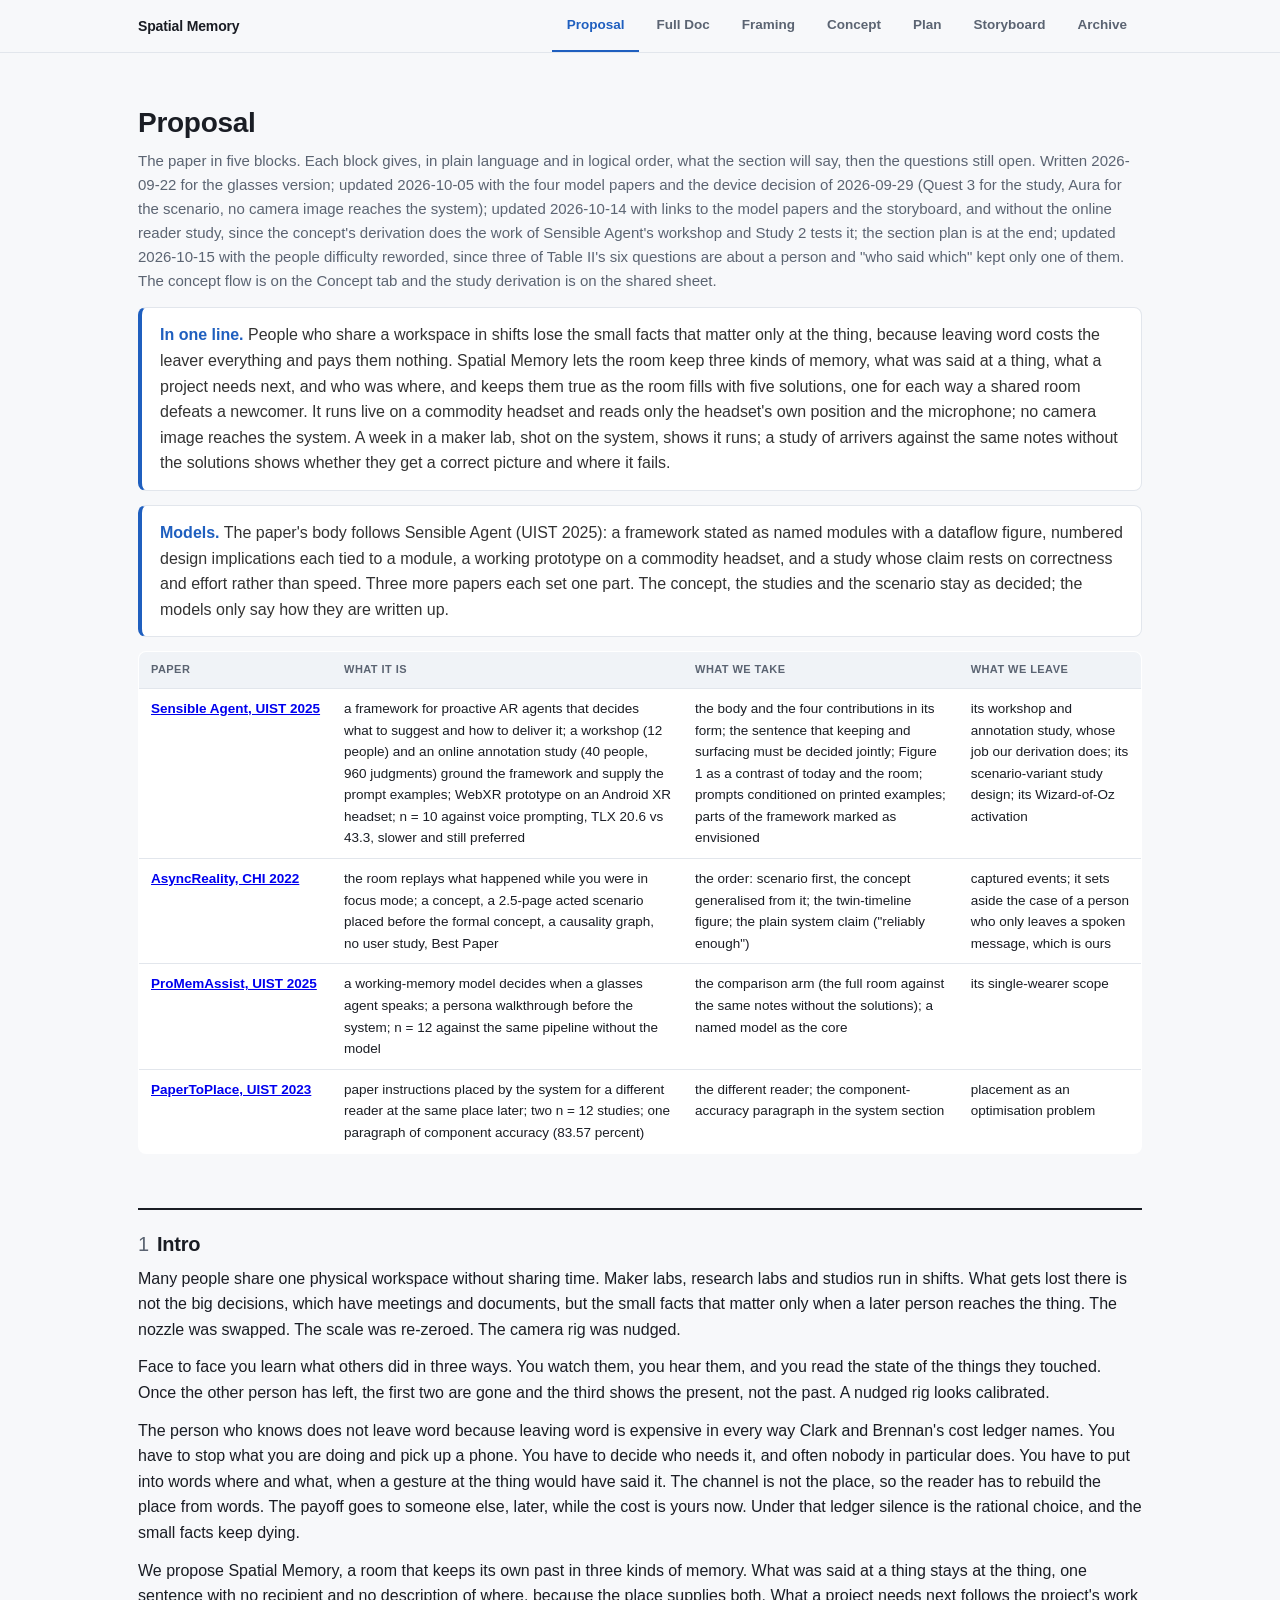
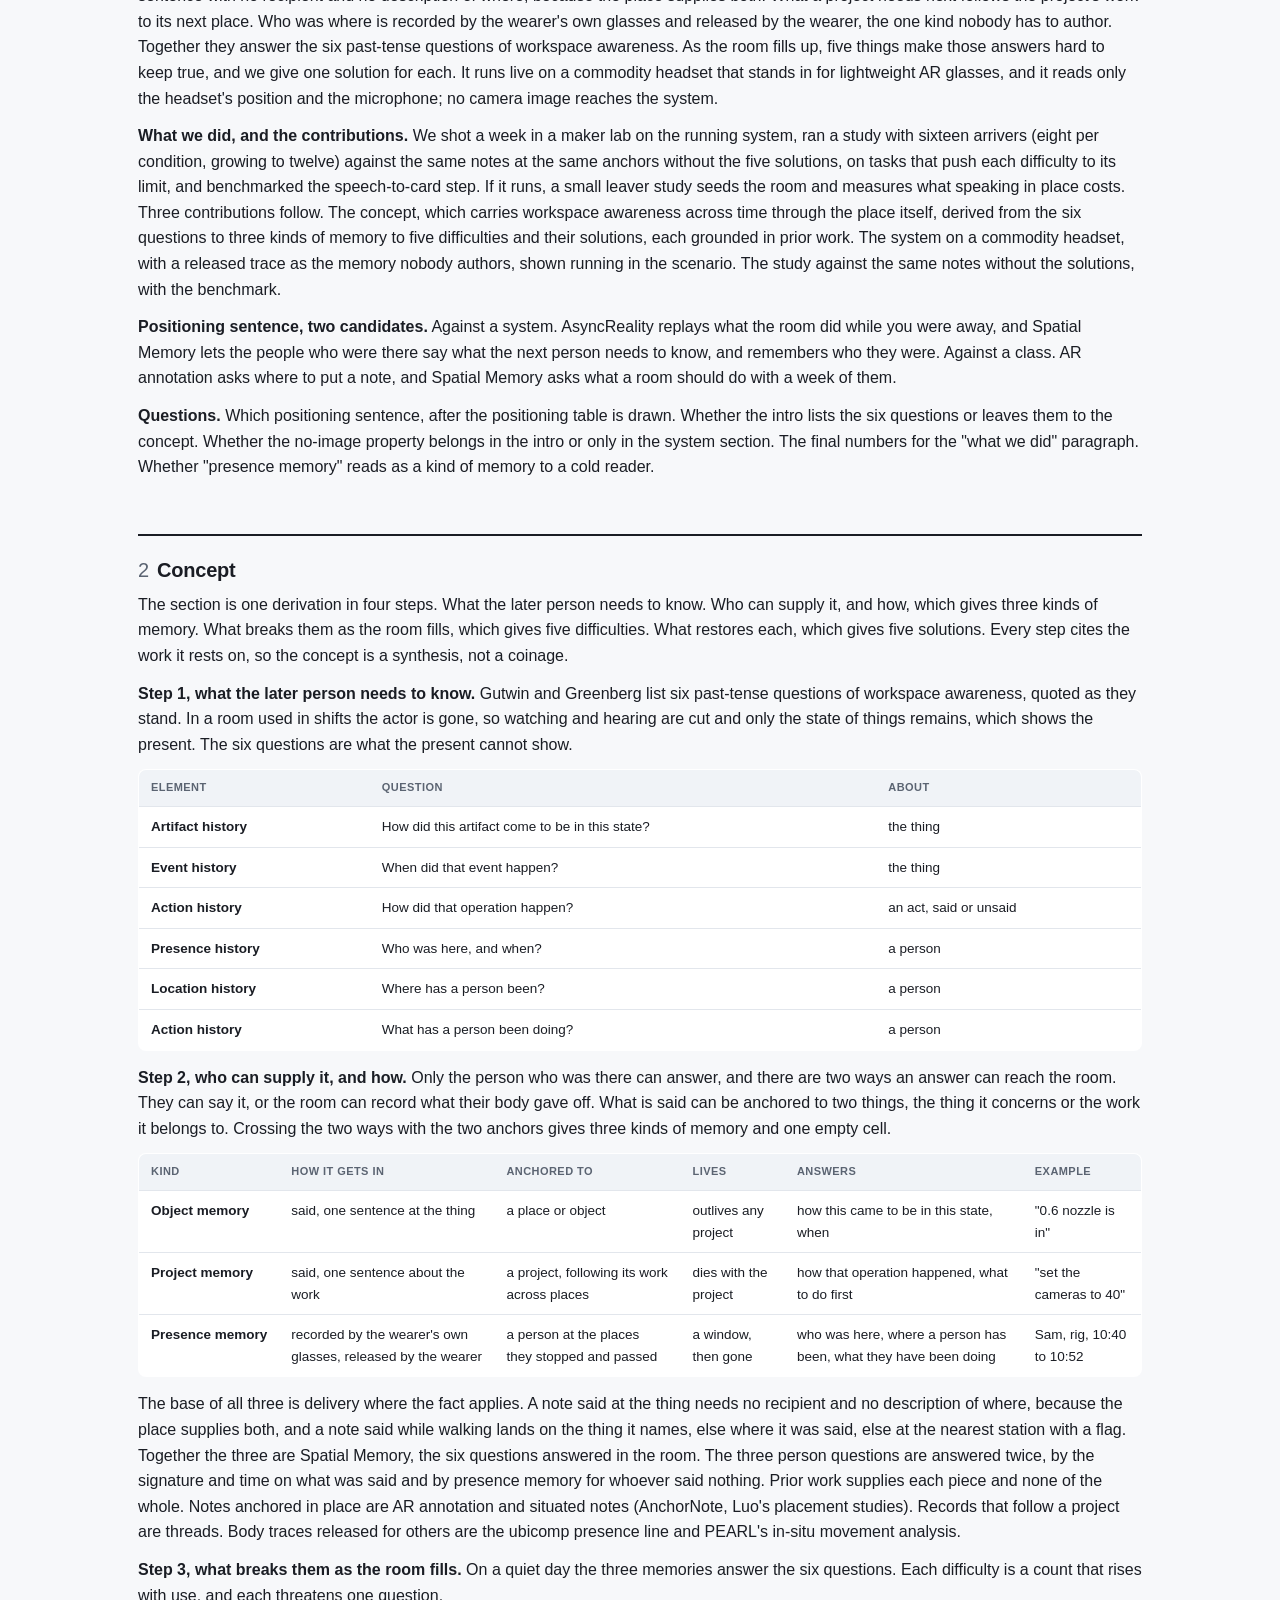
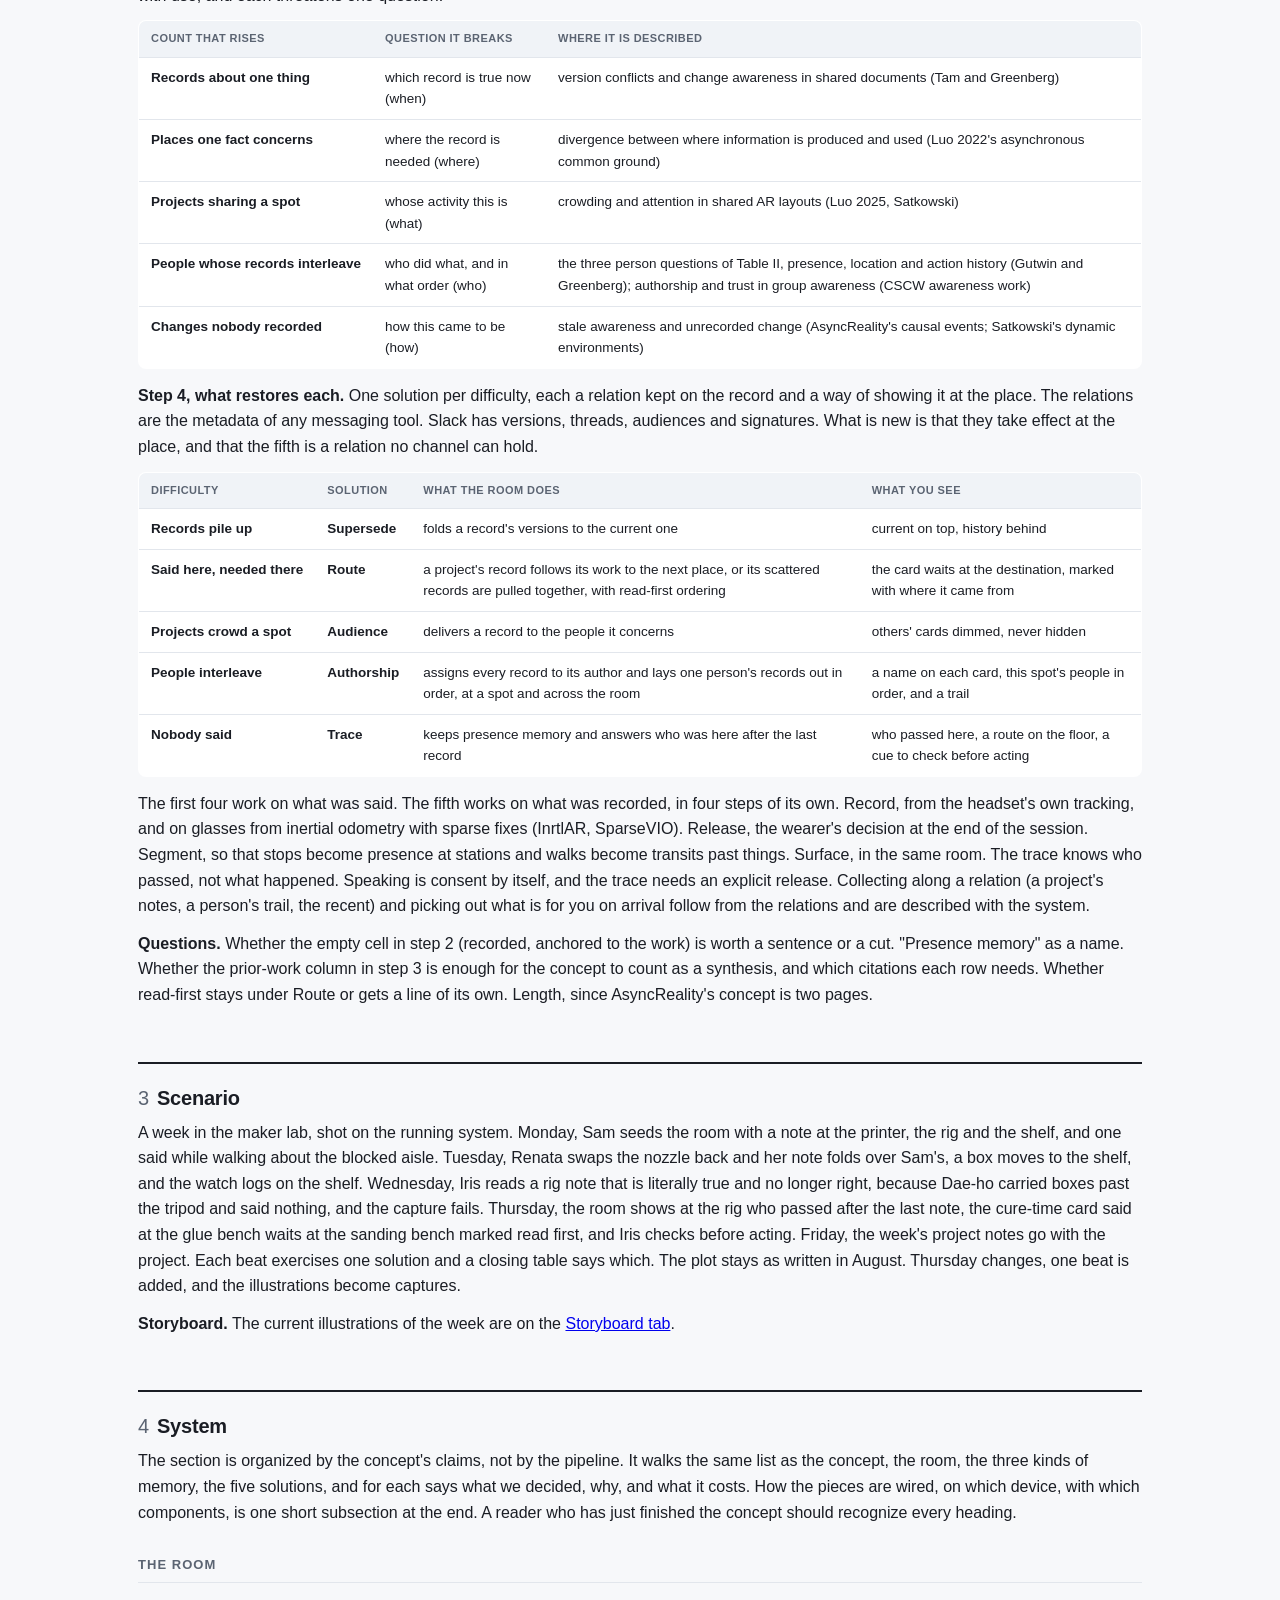
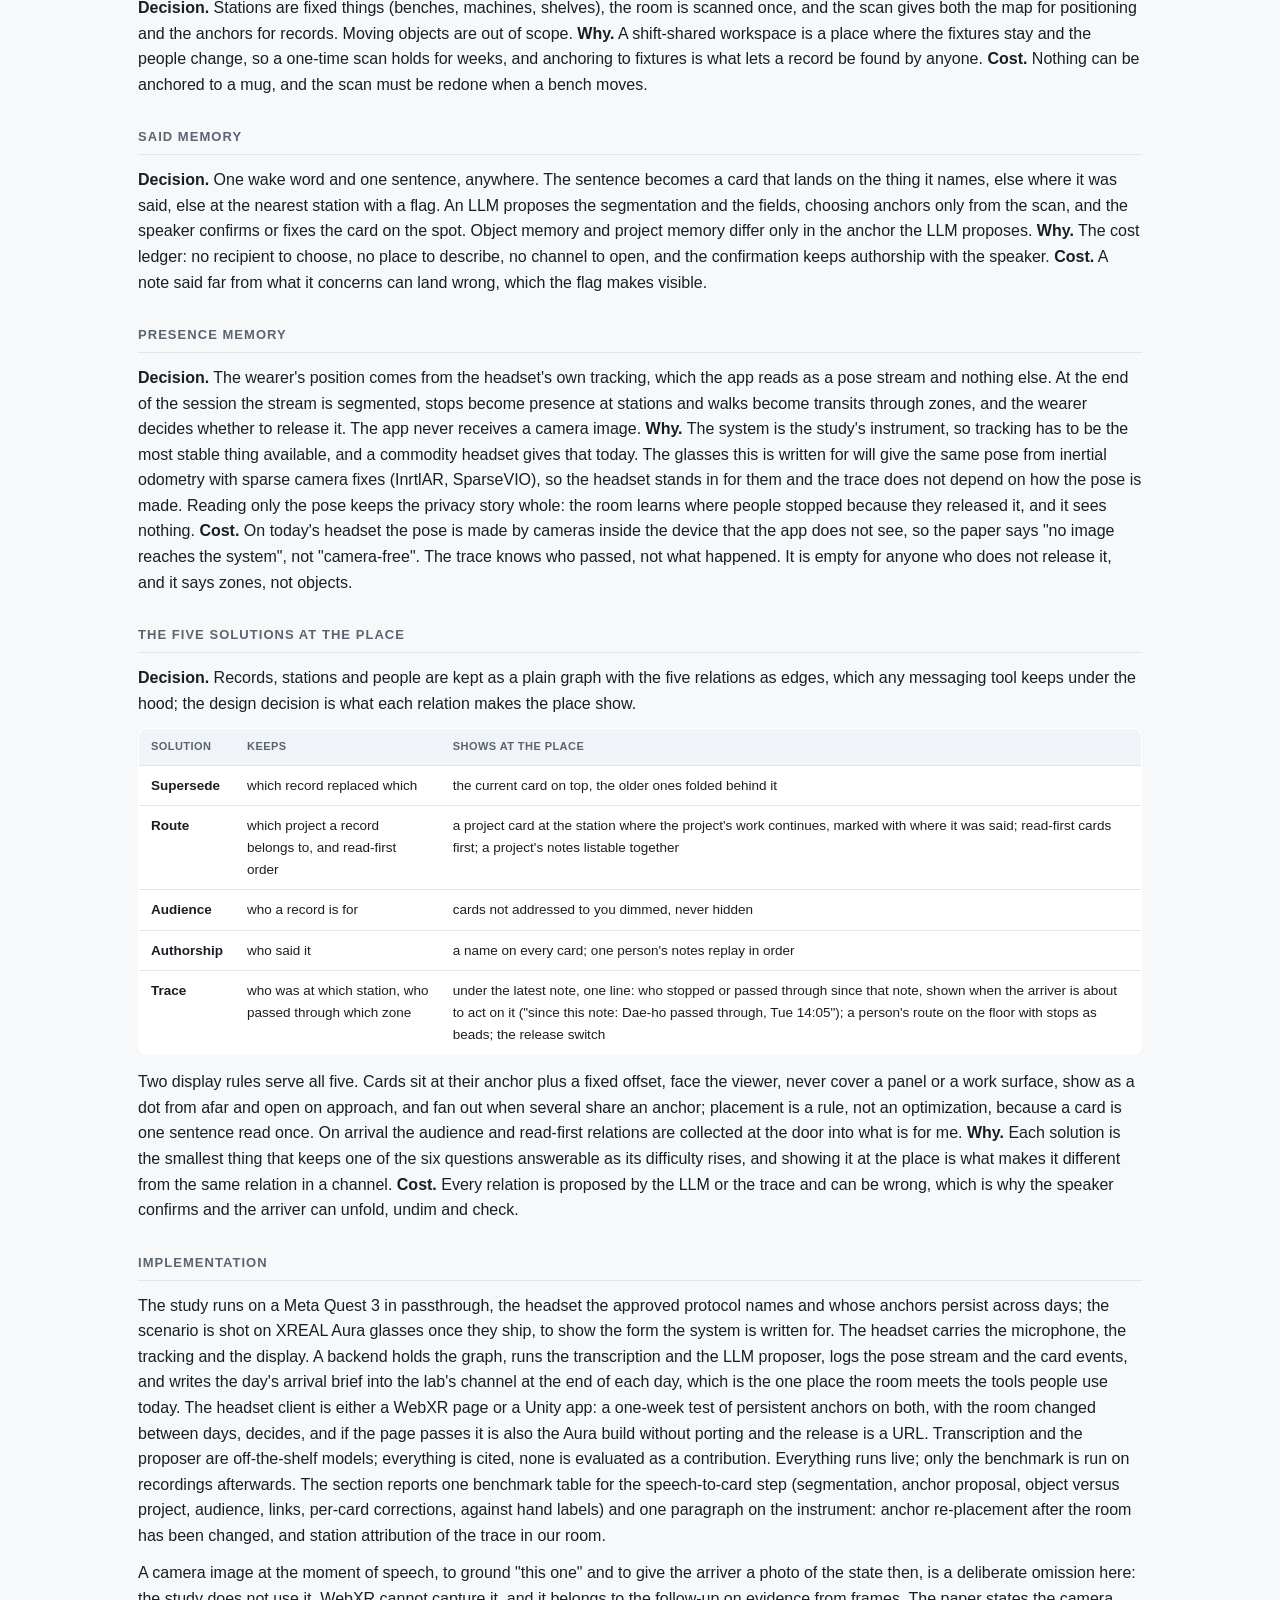
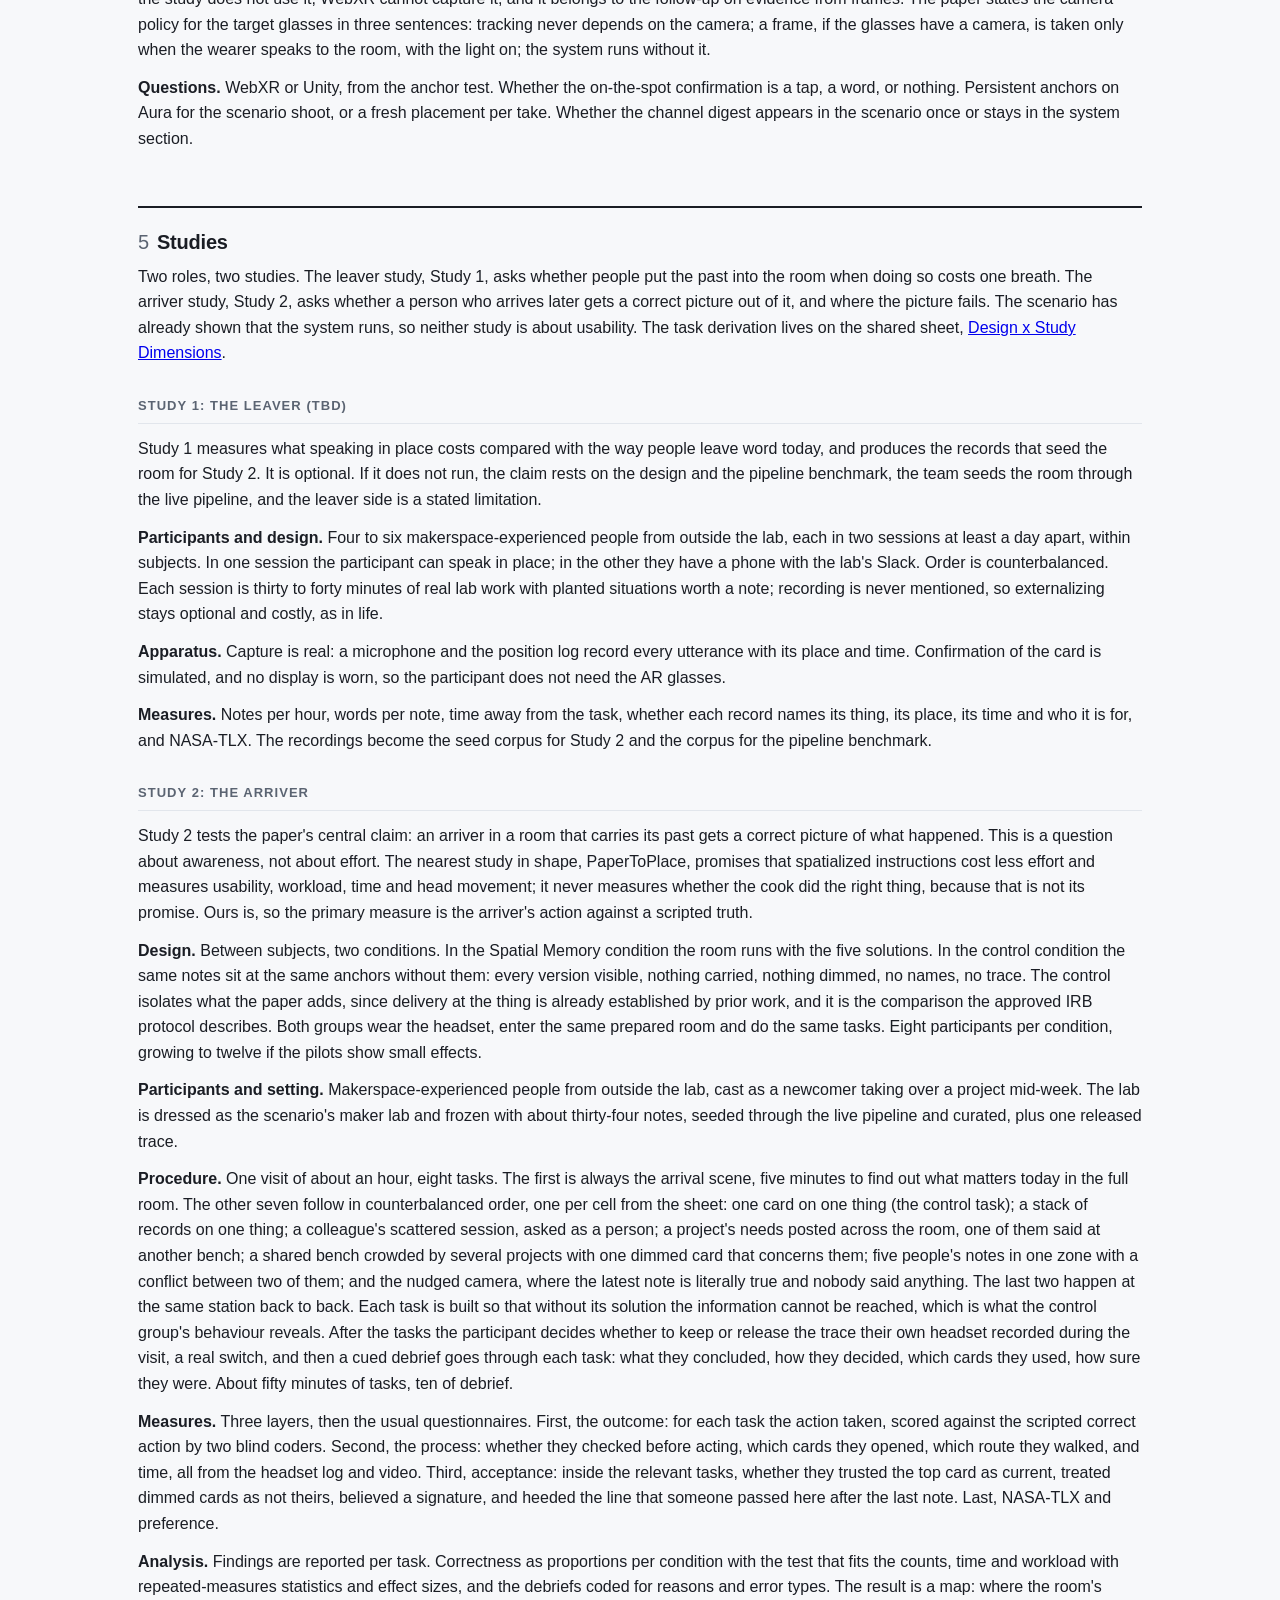
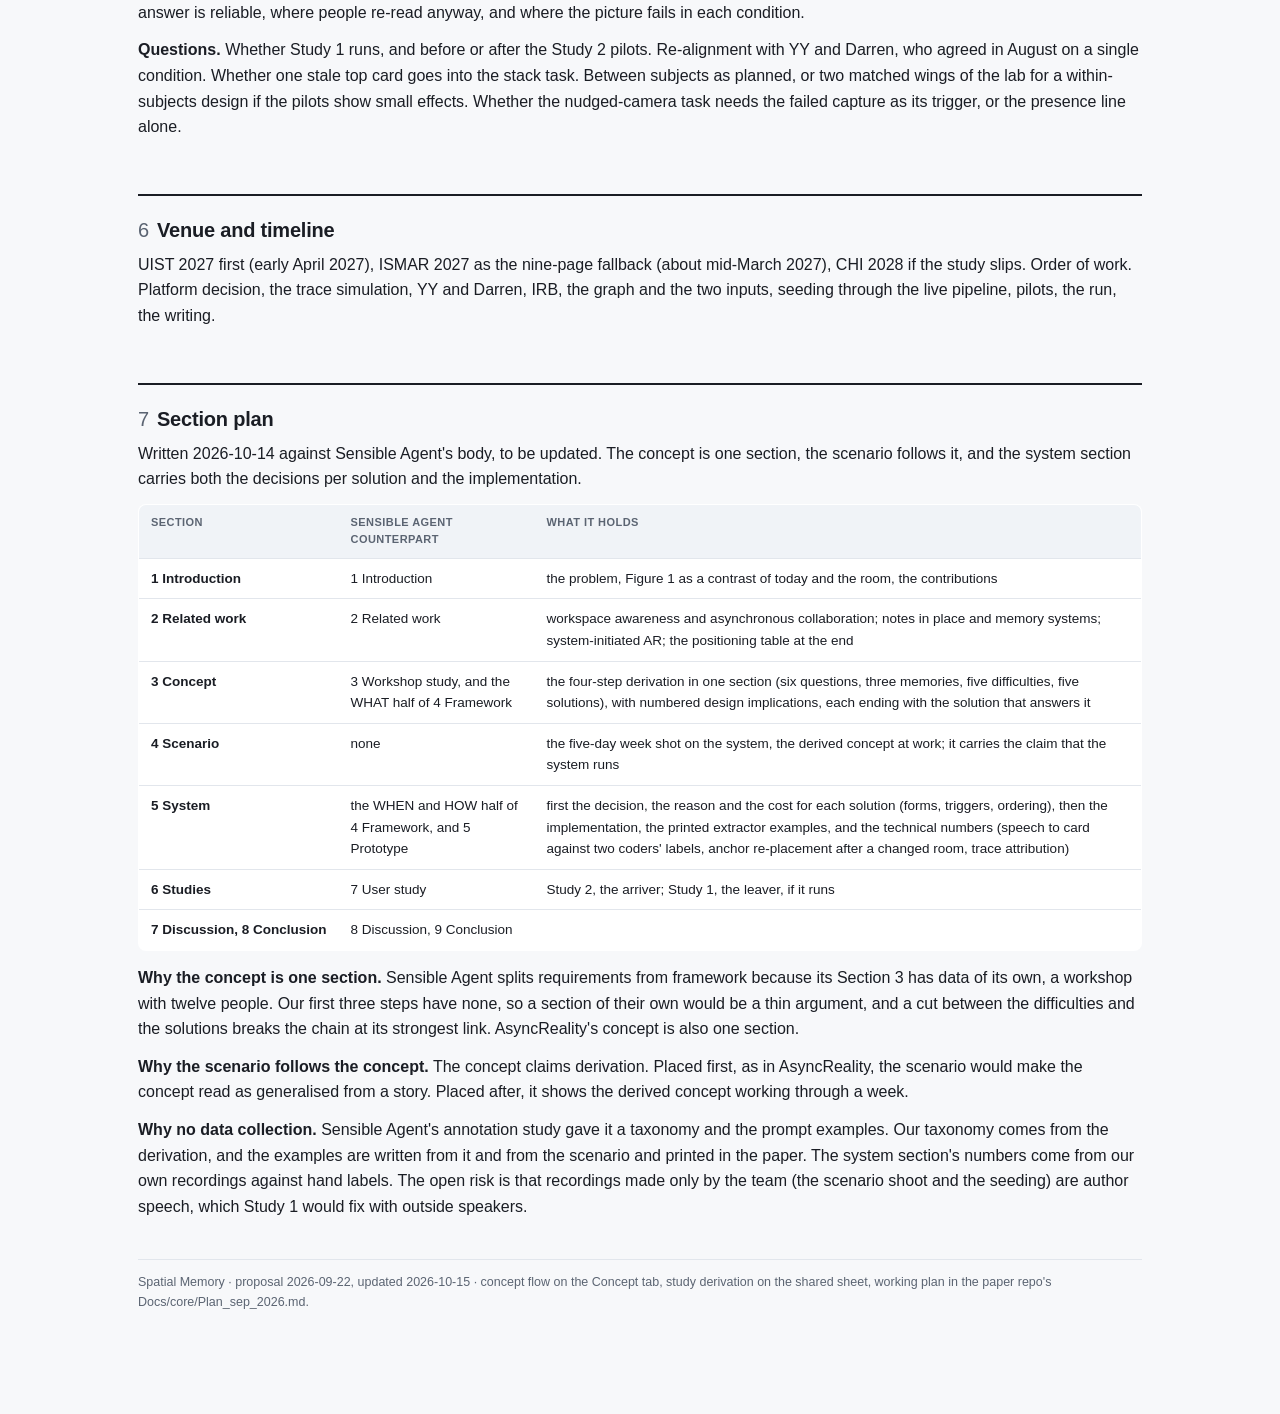
<file: index.html>
<!doctype html>
<html lang="en">
<head>
  <meta charset="utf-8">
  <title>Spatial Memory — Proposal</title>
  <meta http-equiv="refresh" content="0; url=proposal.html">
  <link rel="canonical" href="proposal.html">
  <script>location.replace('proposal.html');</script>
</head>
<body>
  <p>Redirecting to <a href="proposal.html">proposal.html</a>…</p>
</body>
</html>
</file>
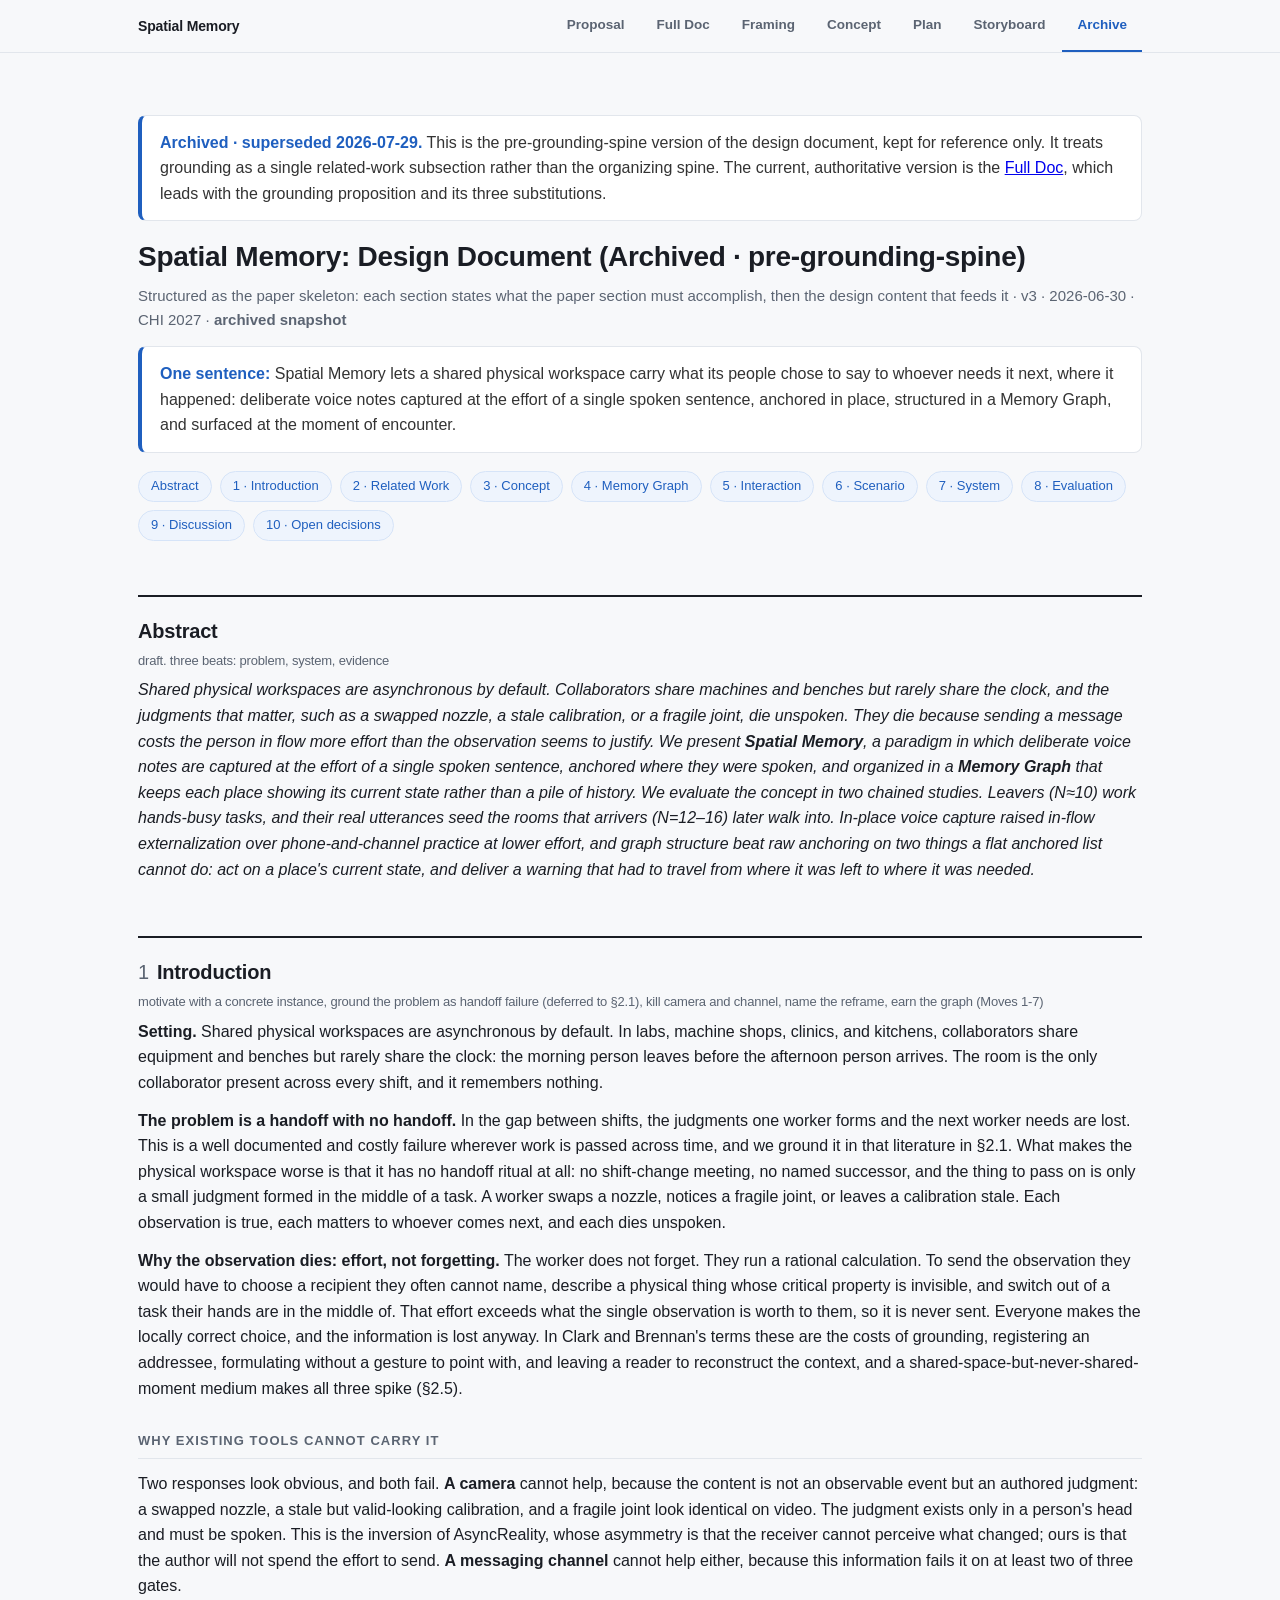
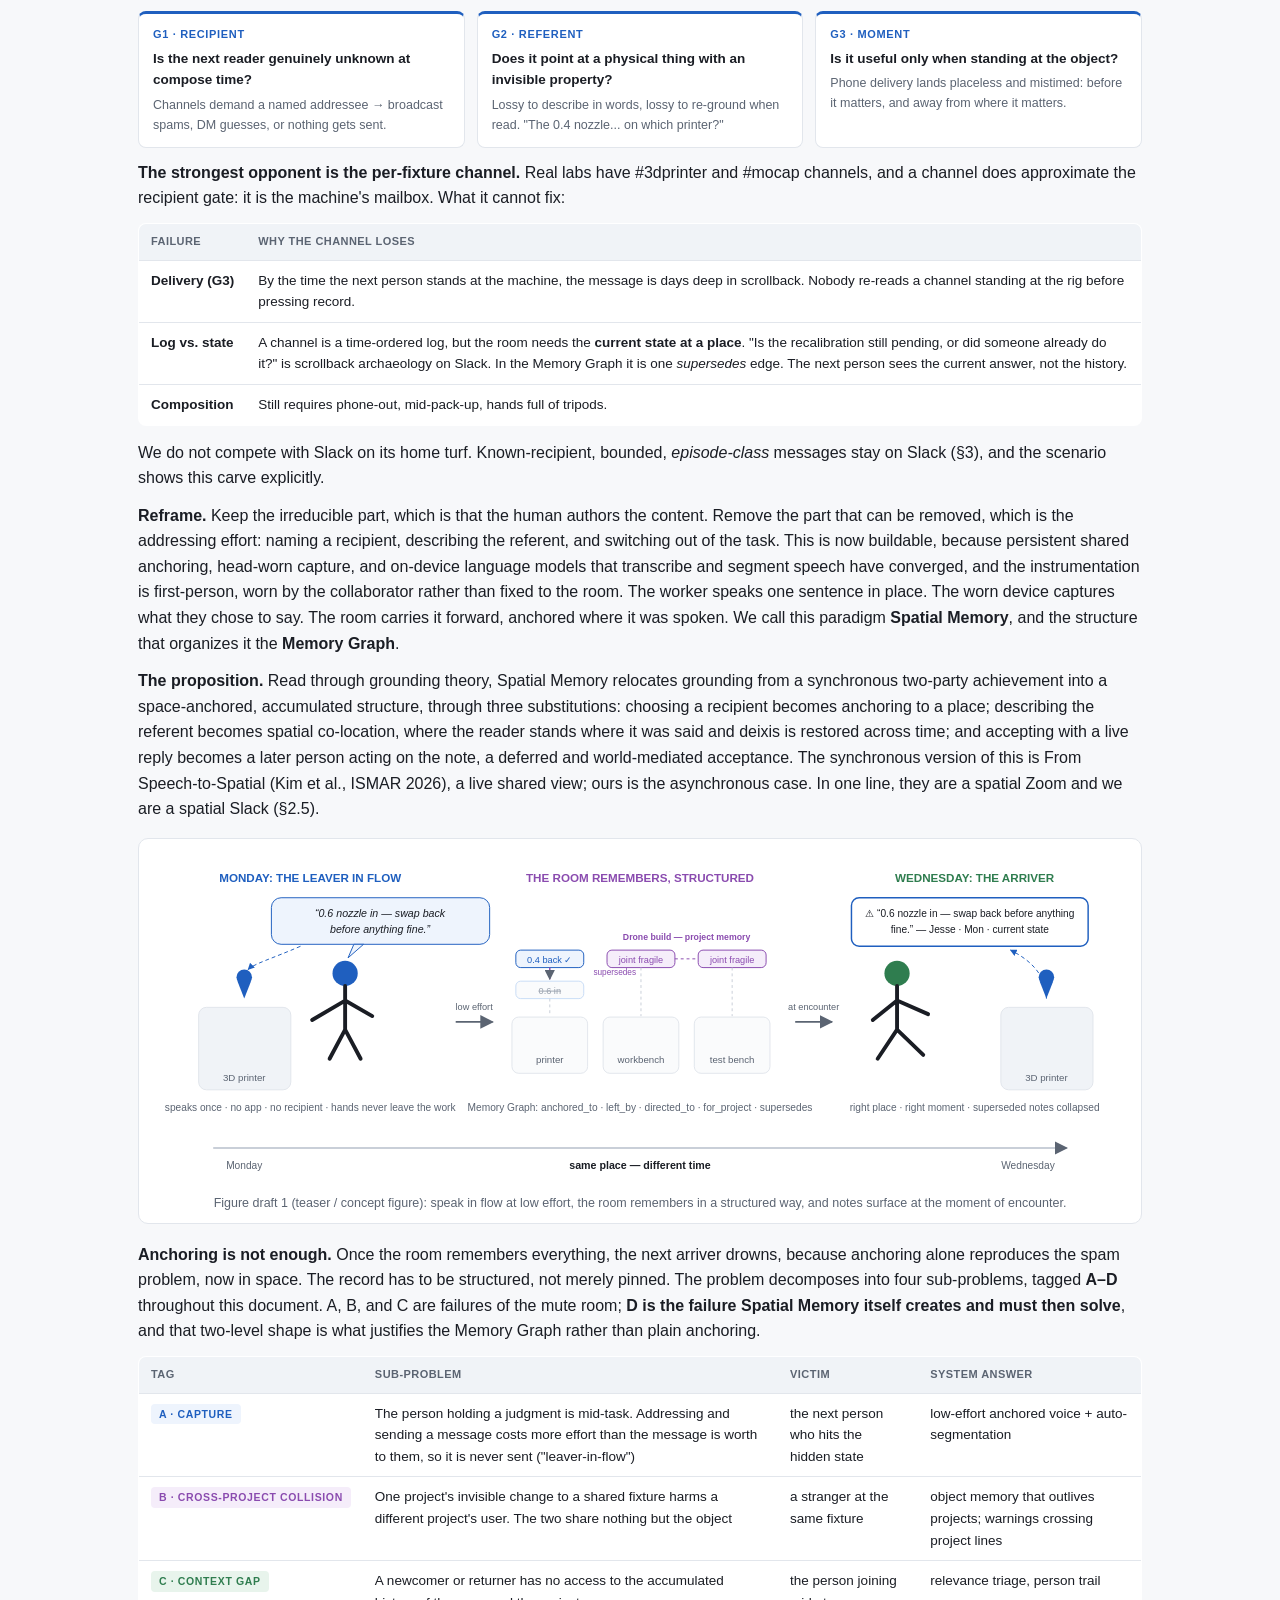
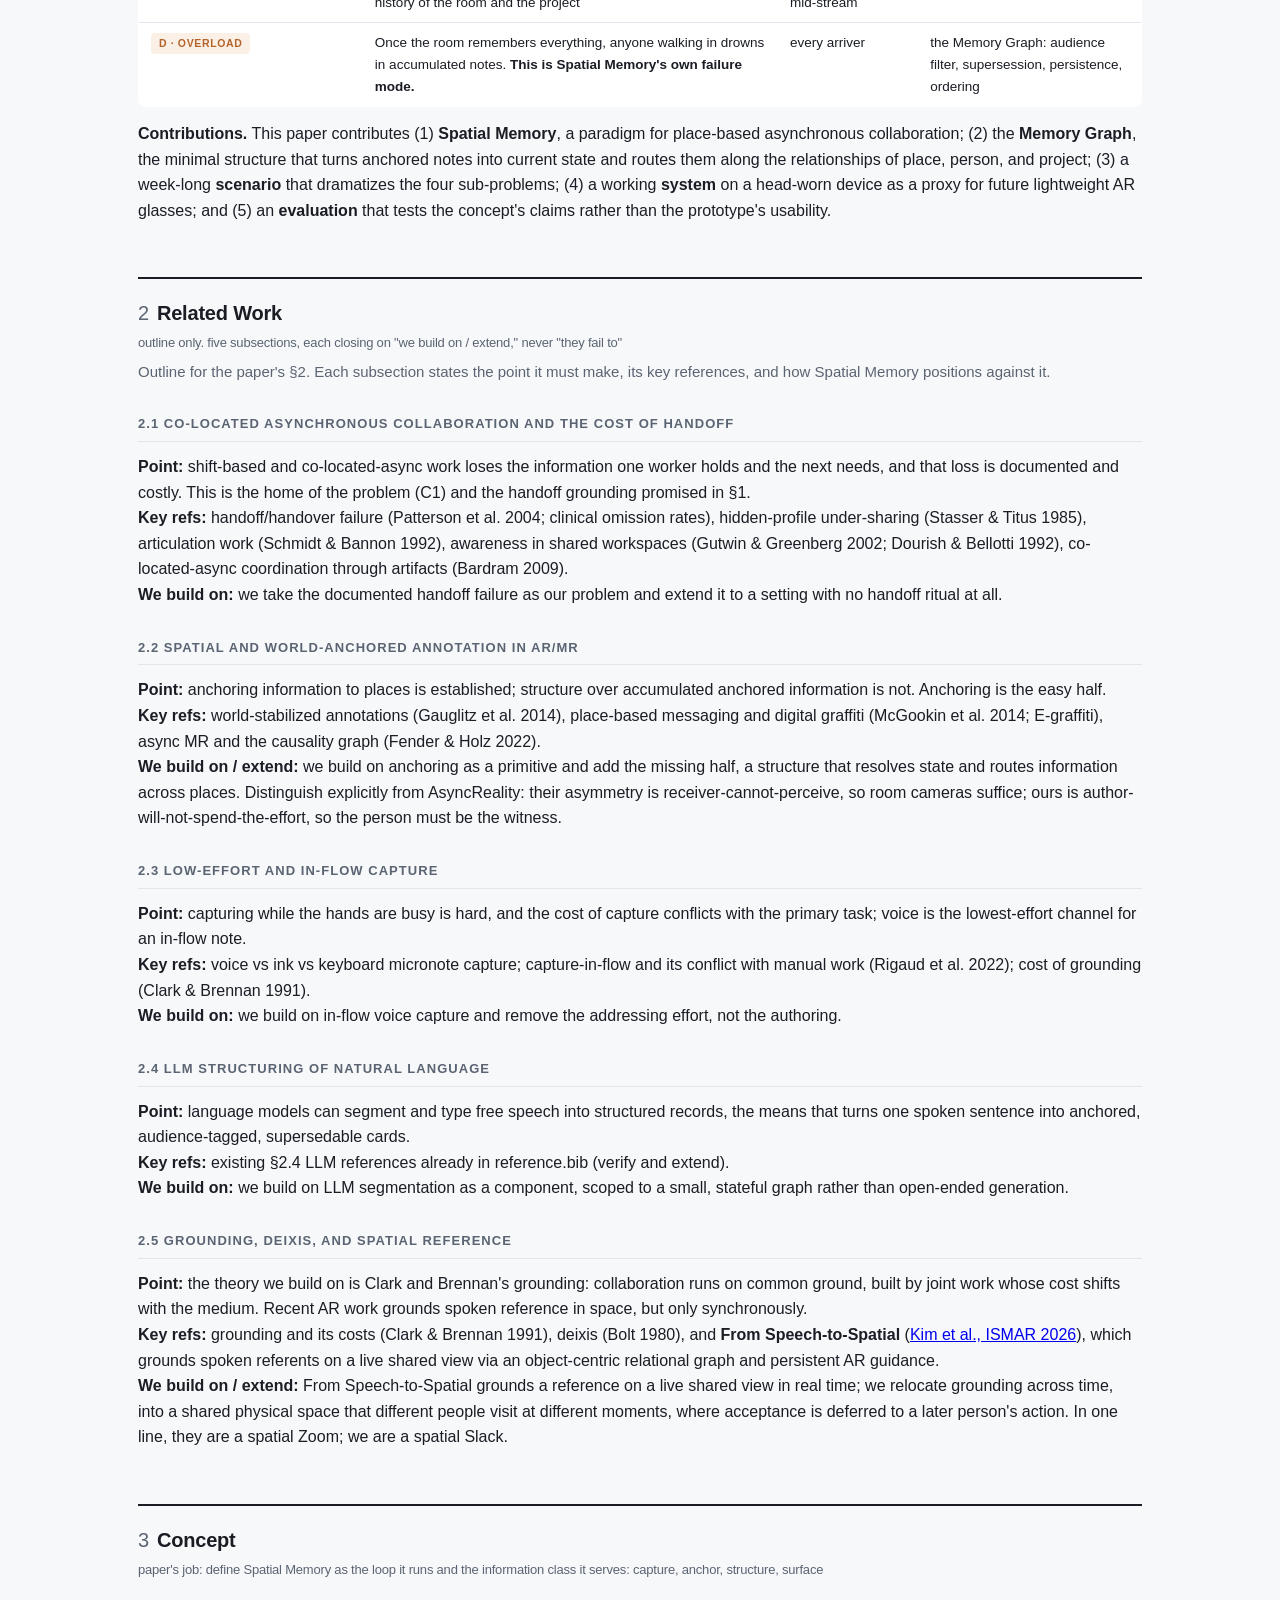
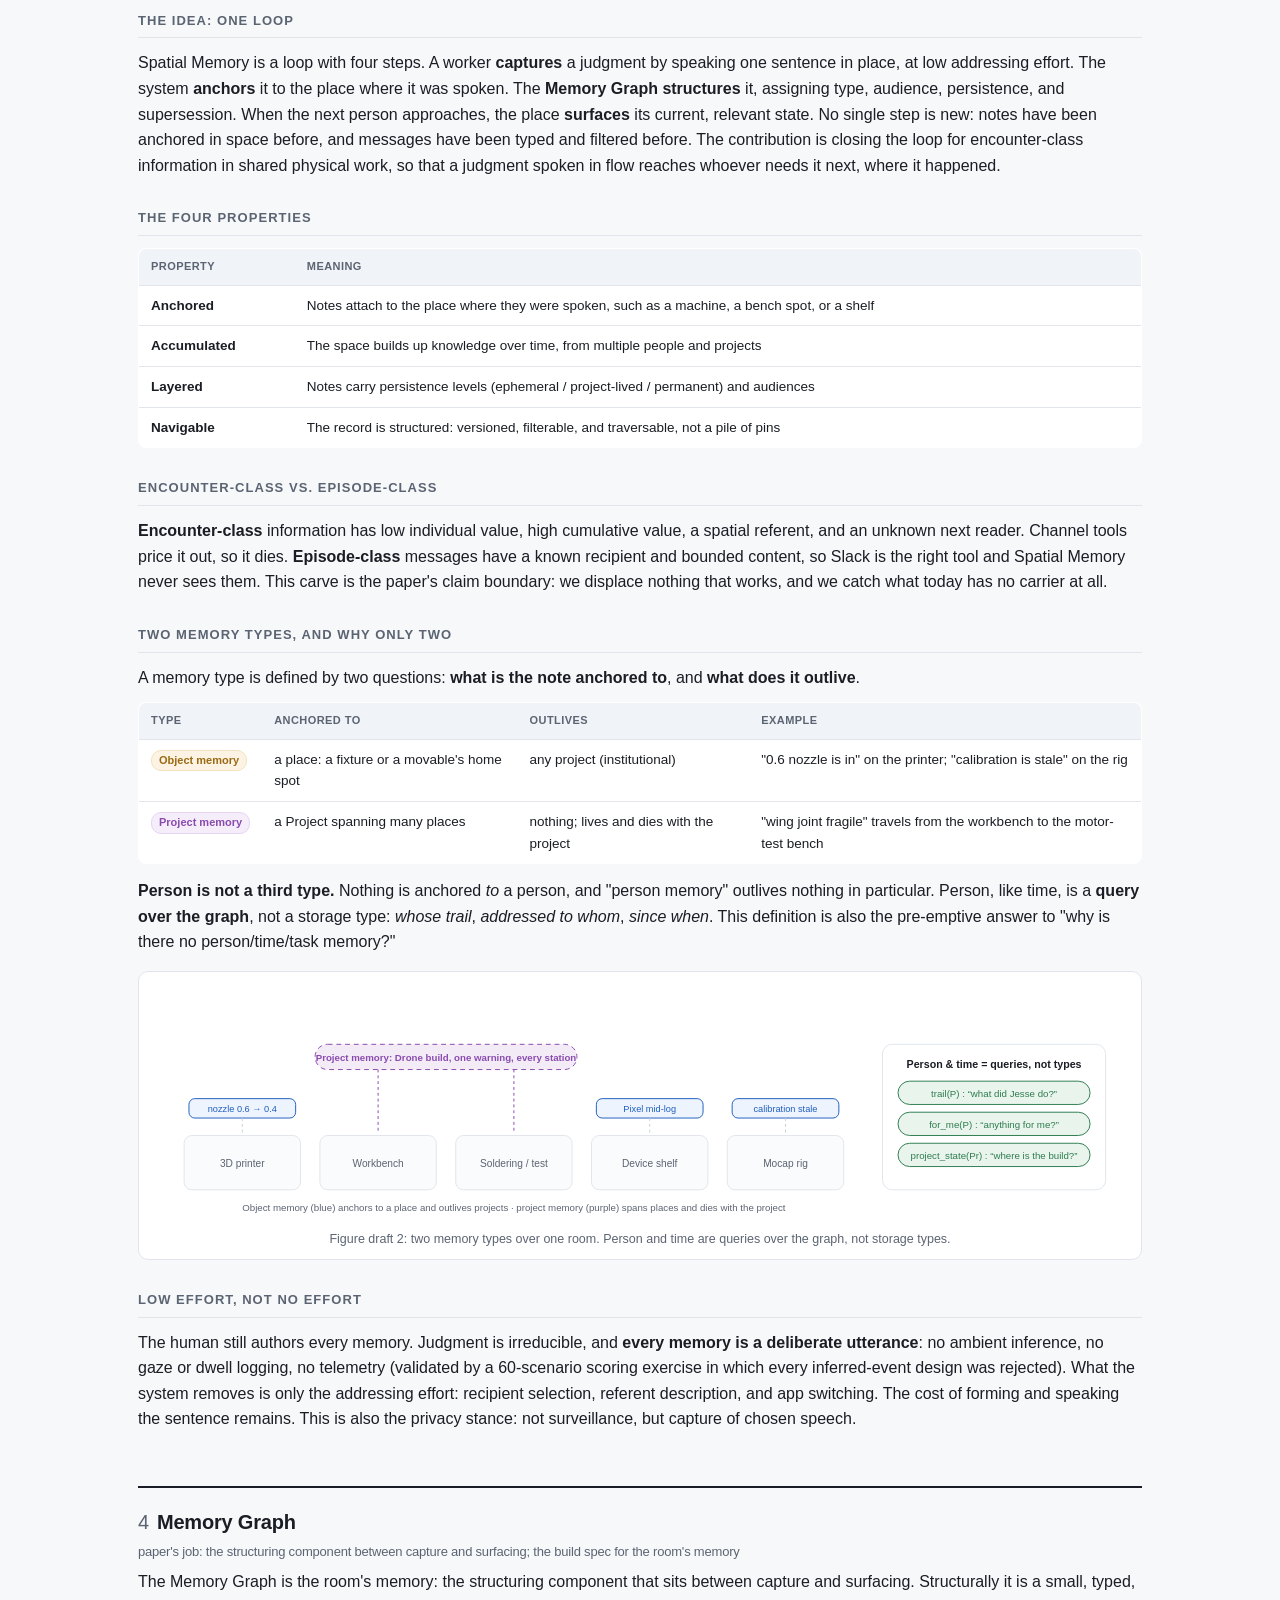
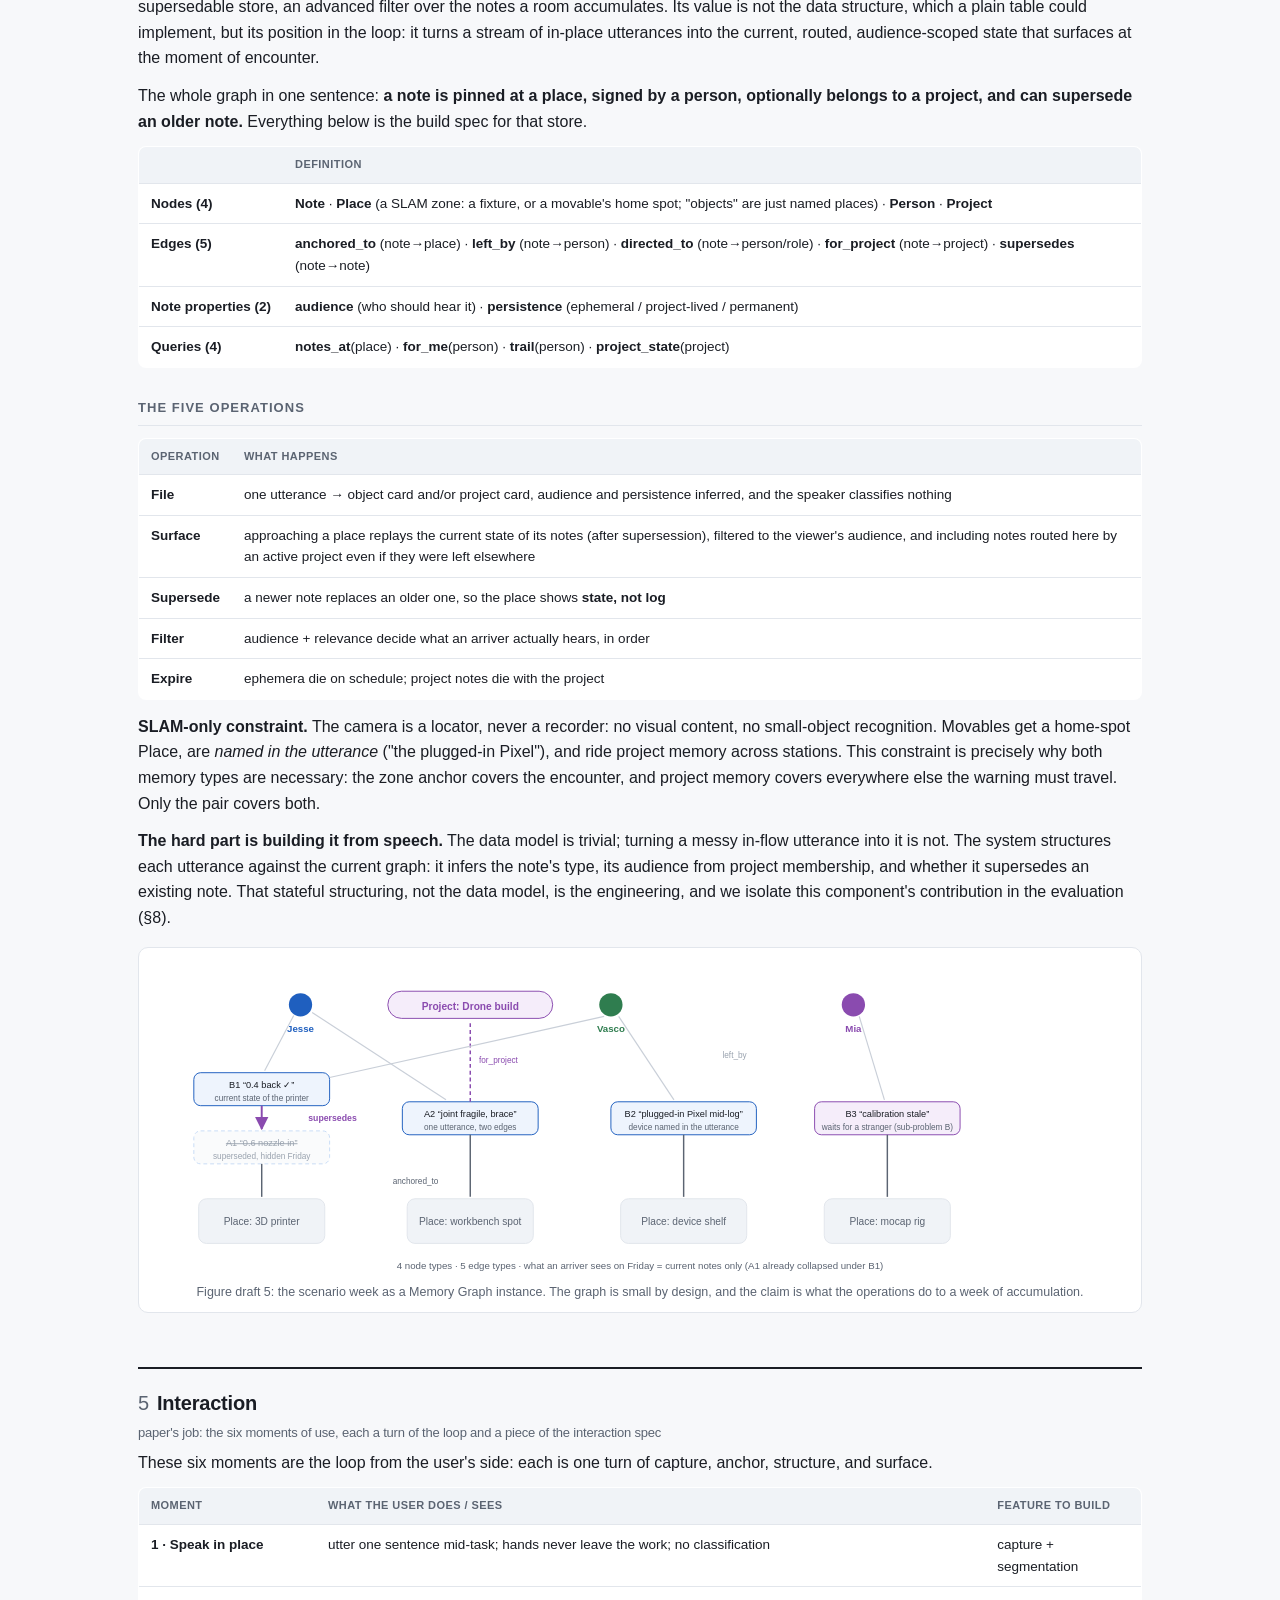
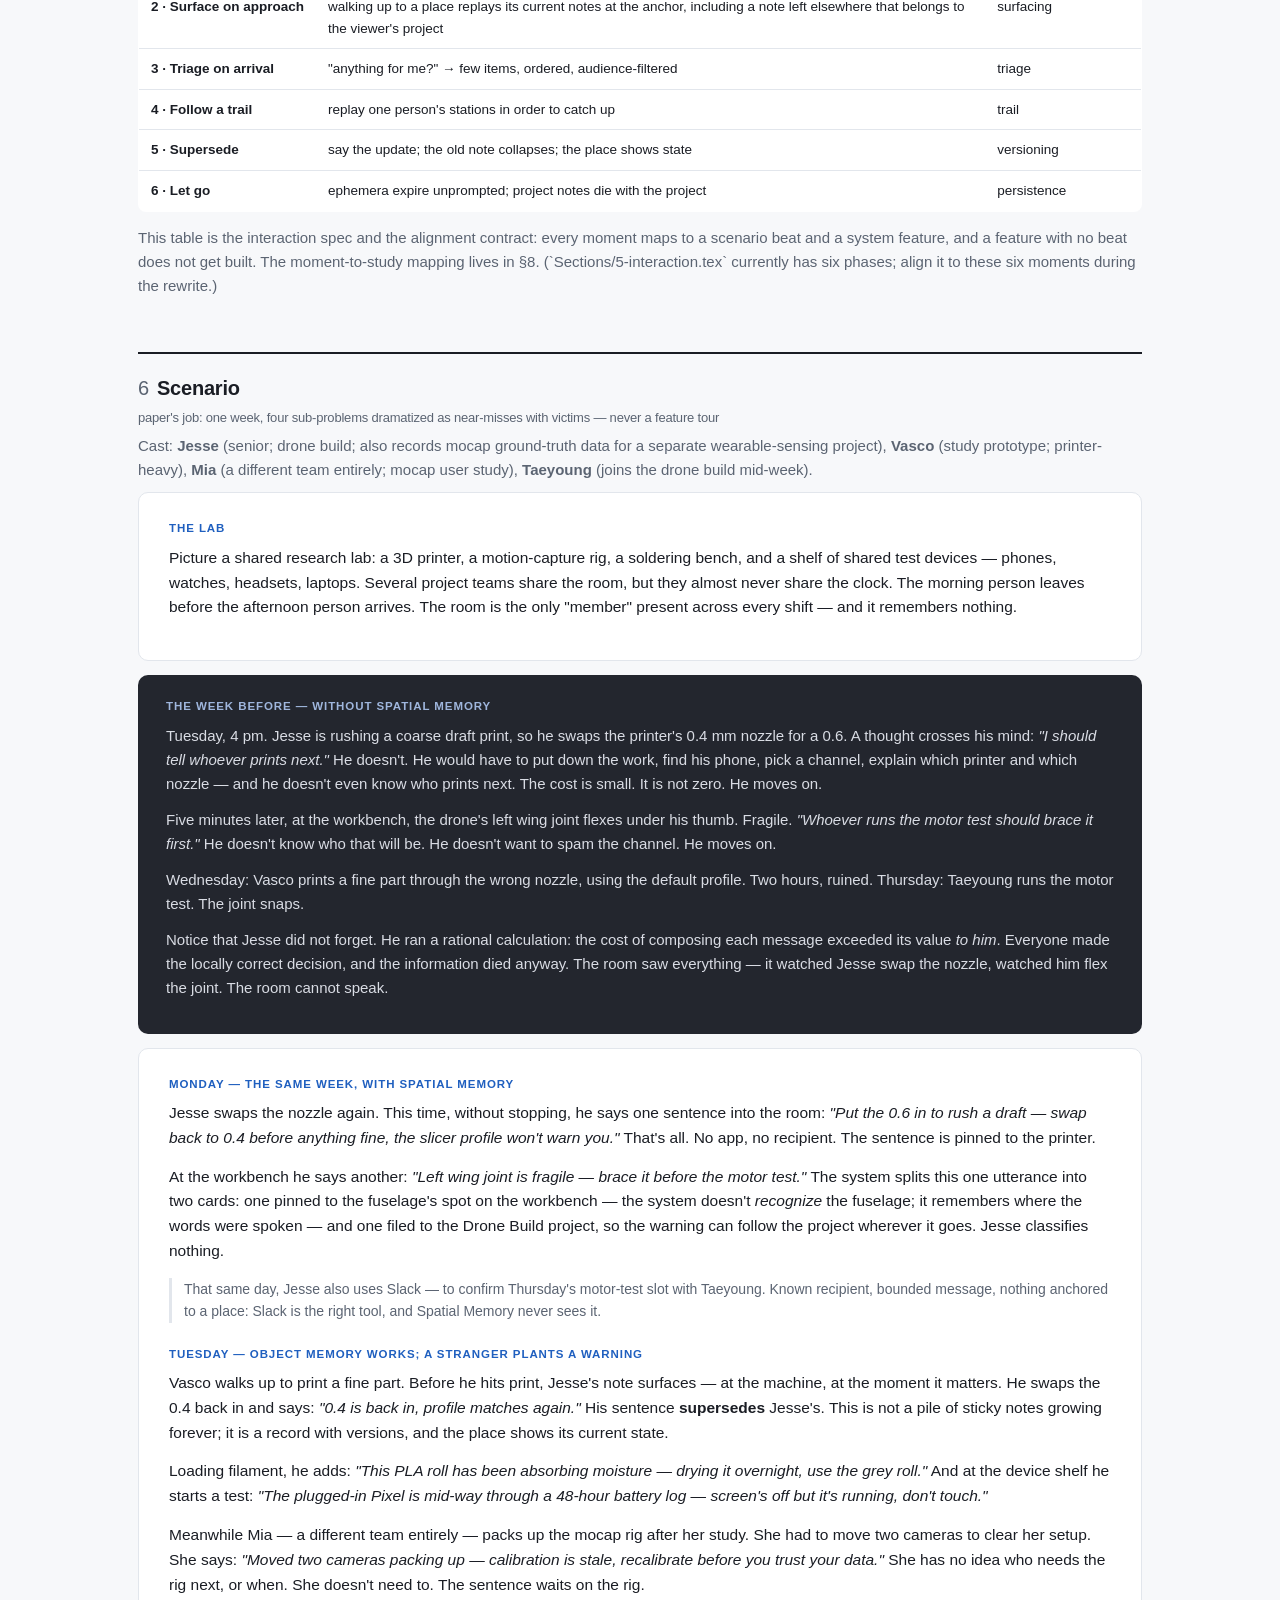
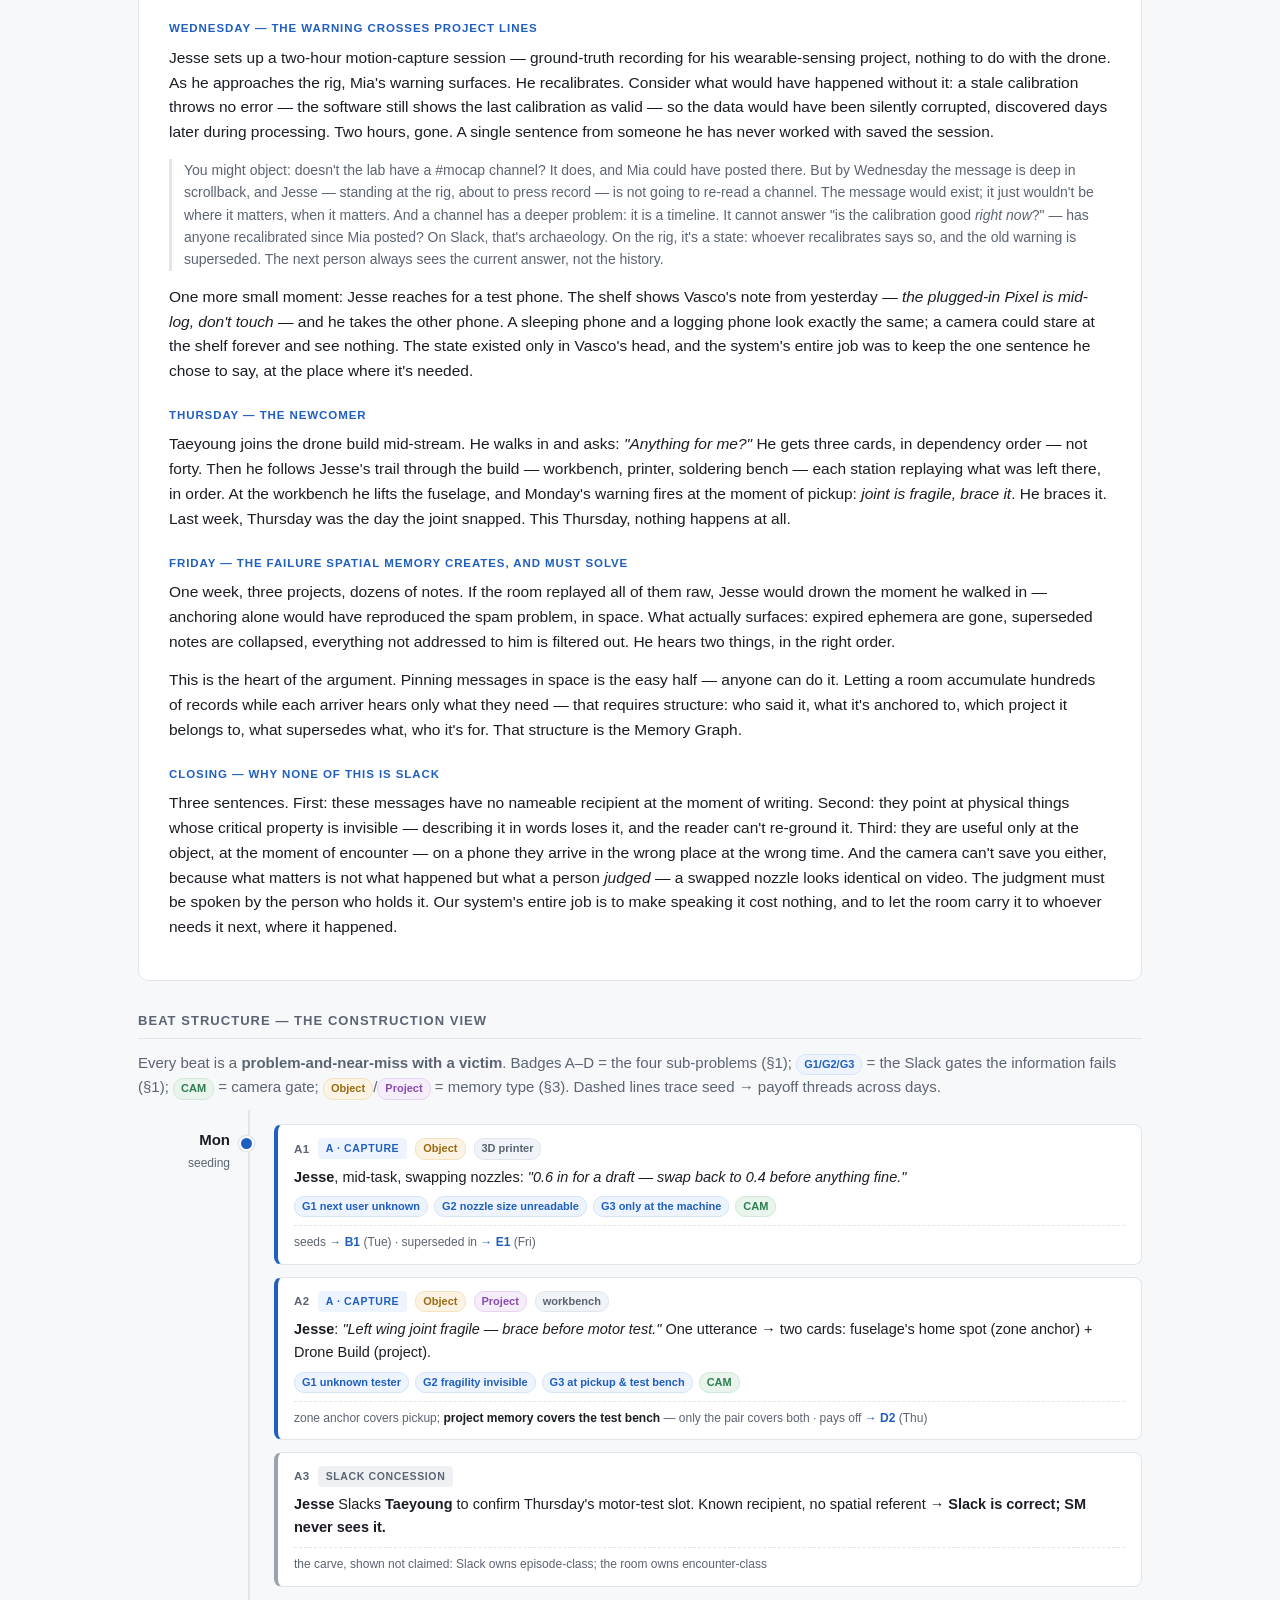
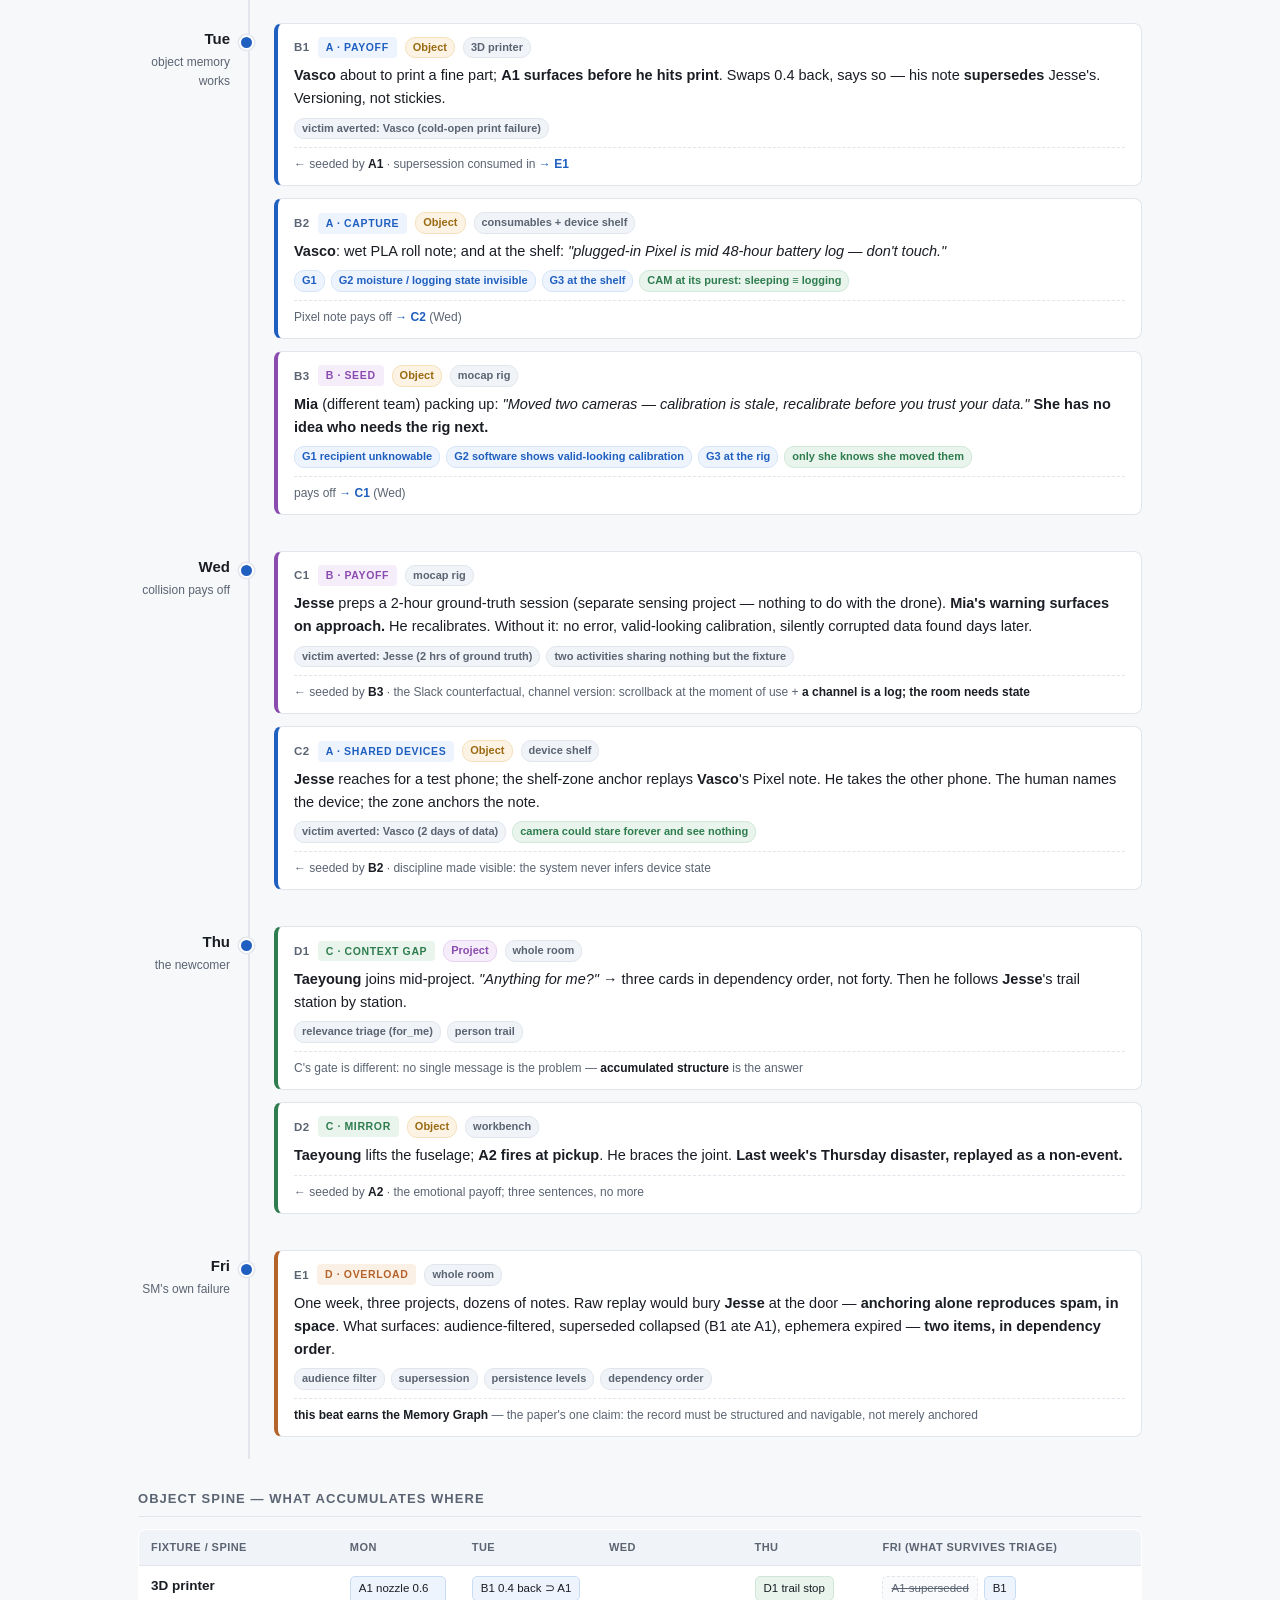
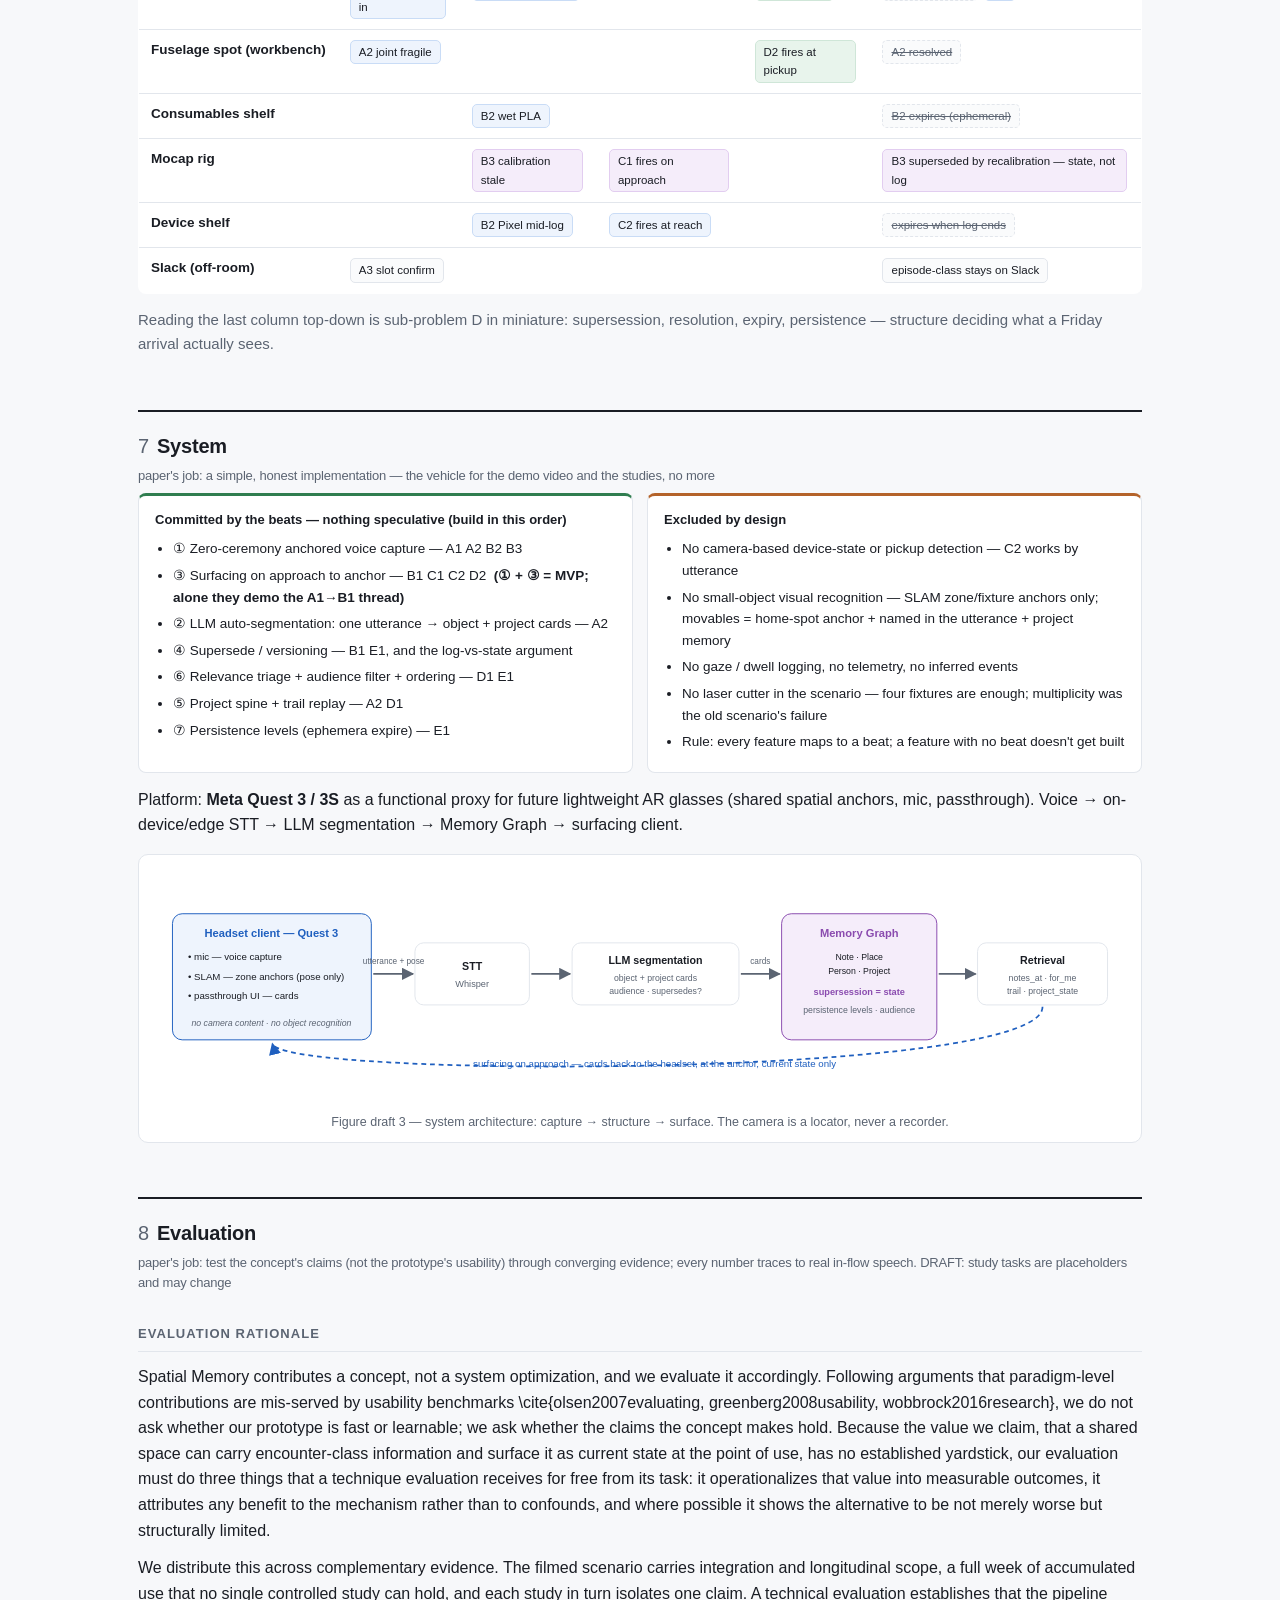
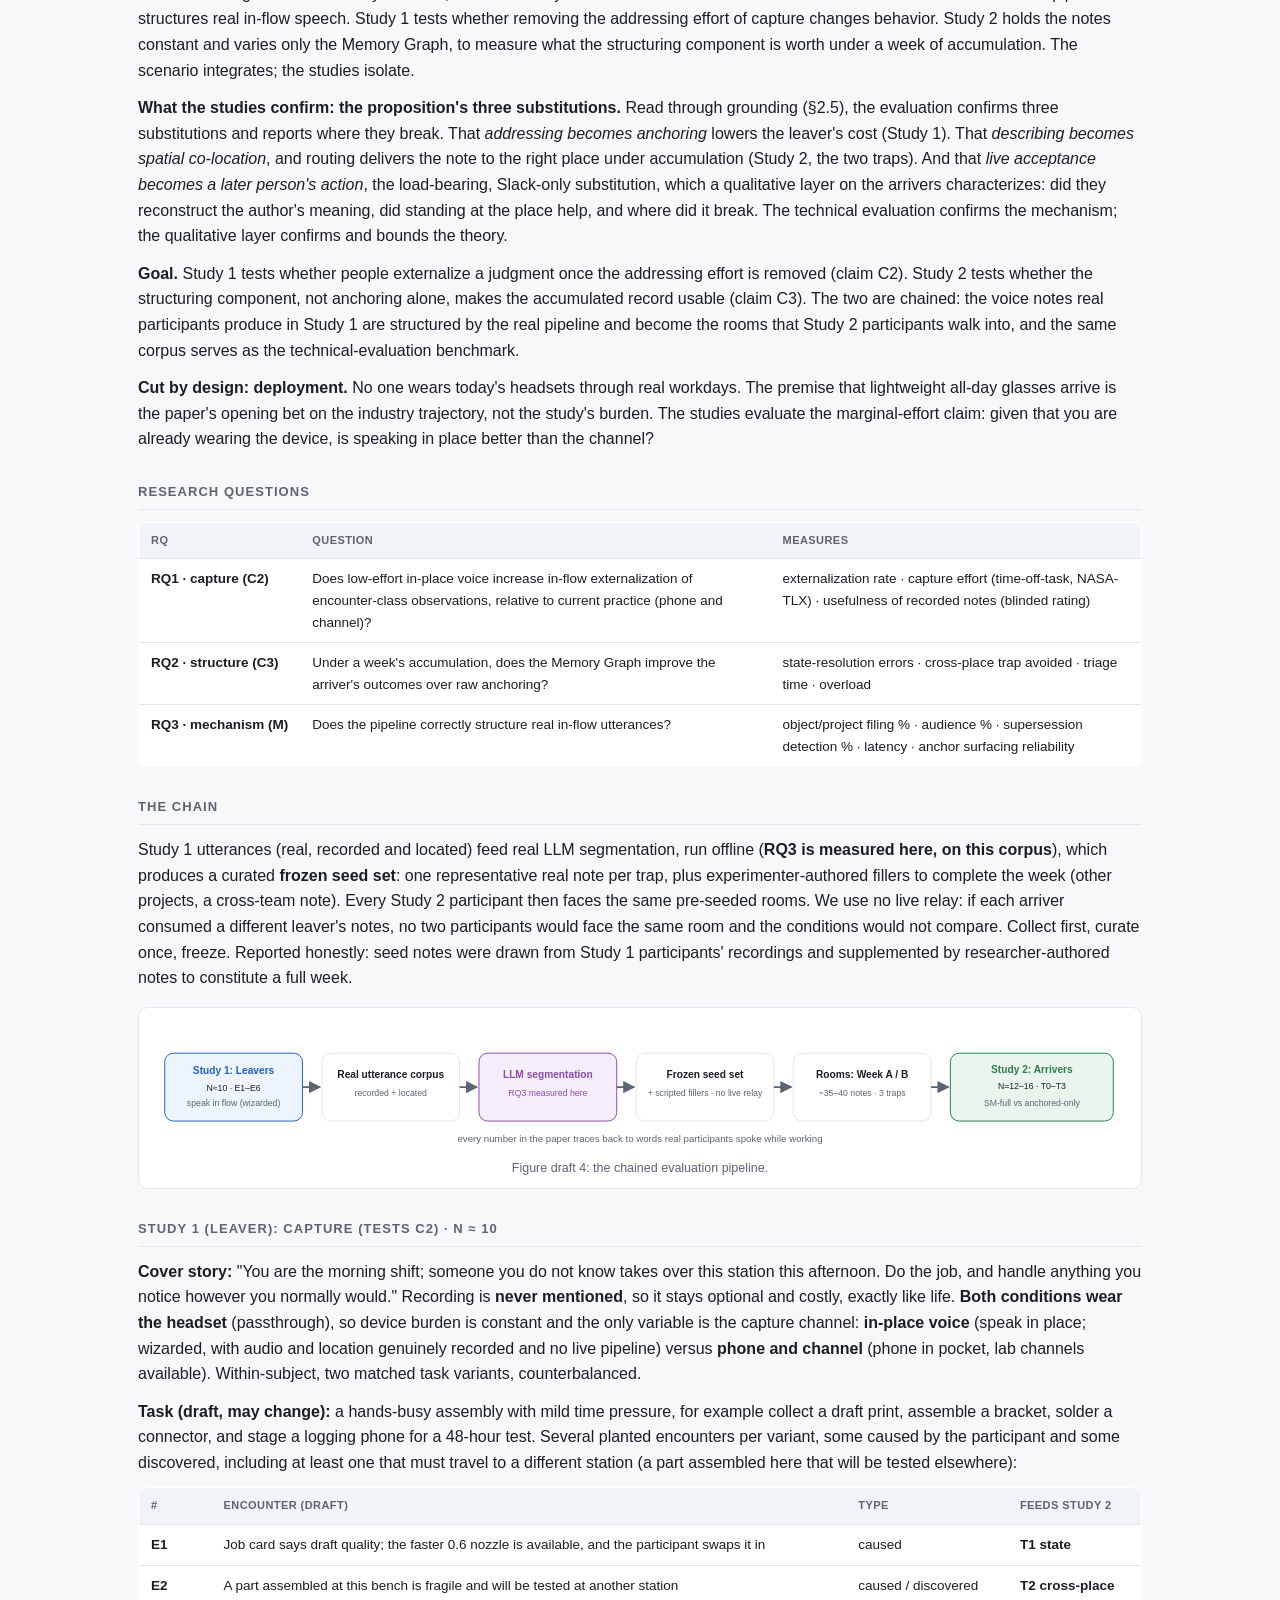
<file: archive_fulldoc.html>
<!DOCTYPE html>
<html lang="en">
<head>
<meta charset="UTF-8">
<meta name="viewport" content="width=device-width, initial-scale=1.0">
<title>Spatial Memory: Design Document (Archived)</title>
<link rel="stylesheet" href="style.css">
</head>
<body>
<nav class="tabs"><div class="tabs-inner">
  <span class="brand">Spatial Memory</span>
  <a href="proposal.html">Proposal</a>
  <a href="design_doc.html">Full Doc</a>
  <a href="grounding.html">Framing</a>
  <a href="concept.html">Concept</a>
  <a href="plan.html">Plan</a>
  <a href="storyboard.html">Storyboard</a>
  <a href="archive_fulldoc.html" class="active">Archive</a>
</div></nav>
<div class="wrap">

<div class="hook"><b>Archived · superseded 2026-07-29.</b> This is the pre-grounding-spine version of the design document, kept for reference only. It treats grounding as a single related-work subsection rather than the organizing spine. The current, authoritative version is the <a href="design_doc.html">Full Doc</a>, which leads with the grounding proposition and its three substitutions.</div>

<h1>Spatial Memory: Design Document (Archived · pre-grounding-spine)</h1>
<p class="sub">Structured as the paper skeleton: each section states what the paper section must accomplish, then the design content that feeds it · v3 · 2026-06-30 · CHI 2027 · <b>archived snapshot</b></p>

<div class="hook"><b>One sentence:</b> Spatial Memory lets a shared physical workspace carry what its people chose to say to whoever needs it next, where it happened: deliberate voice notes captured at the effort of a single spoken sentence, anchored in place, structured in a Memory Graph, and surfaced at the moment of encounter.</div>

<div class="toc">
  <a href="#sa">Abstract</a>
  <a href="#s1">1 · Introduction</a>
  <a href="#s2">2 · Related Work</a>
  <a href="#s3">3 · Concept</a>
  <a href="#s4">4 · Memory Graph</a>
  <a href="#s5">5 · Interaction</a>
  <a href="#s6">6 · Scenario</a>
  <a href="#s7">7 · System</a>
  <a href="#s8">8 · Evaluation</a>
  <a href="#s9">9 · Discussion</a>
  <a href="#s10">10 · Open decisions</a>
</div>

<!-- ============================================================ -->
<h2 id="sa">Abstract <span class="job">draft. three beats: problem, system, evidence</span></h2>
<p><i>Shared physical workspaces are asynchronous by default. Collaborators share machines and benches but rarely share the clock, and the judgments that matter, such as a swapped nozzle, a stale calibration, or a fragile joint, die unspoken. They die because sending a message costs the person in flow more effort than the observation seems to justify. We present <b>Spatial Memory</b>, a paradigm in which deliberate voice notes are captured at the effort of a single spoken sentence, anchored where they were spoken, and organized in a <b>Memory Graph</b> that keeps each place showing its current state rather than a pile of history. We evaluate the concept in two chained studies. Leavers (N≈10) work hands-busy tasks, and their real utterances seed the rooms that arrivers (N=12–16) later walk into. In-place voice capture raised in-flow externalization over phone-and-channel practice at lower effort, and graph structure beat raw anchoring on two things a flat anchored list cannot do: act on a place's current state, and deliver a warning that had to travel from where it was left to where it was needed.</i></p>

<!-- ============================================================ -->
<h2 id="s1"><span class="no">1</span>Introduction <span class="job">motivate with a concrete instance, ground the problem as handoff failure (deferred to §2.1), kill camera and channel, name the reframe, earn the graph (Moves 1-7)</span></h2>

<p><b>Setting.</b> Shared physical workspaces are asynchronous by default. In labs, machine shops, clinics, and kitchens, collaborators share equipment and benches but rarely share the clock: the morning person leaves before the afternoon person arrives. The room is the only collaborator present across every shift, and it remembers nothing.</p>

<p><b>The problem is a handoff with no handoff.</b> In the gap between shifts, the judgments one worker forms and the next worker needs are lost. This is a well documented and costly failure wherever work is passed across time, and we ground it in that literature in §2.1. What makes the physical workspace worse is that it has no handoff ritual at all: no shift-change meeting, no named successor, and the thing to pass on is only a small judgment formed in the middle of a task. A worker swaps a nozzle, notices a fragile joint, or leaves a calibration stale. Each observation is true, each matters to whoever comes next, and each dies unspoken.</p>

<p><b>Why the observation dies: effort, not forgetting.</b> The worker does not forget. They run a rational calculation. To send the observation they would have to choose a recipient they often cannot name, describe a physical thing whose critical property is invisible, and switch out of a task their hands are in the middle of. That effort exceeds what the single observation is worth to them, so it is never sent. Everyone makes the locally correct choice, and the information is lost anyway. In Clark and Brennan's terms these are the costs of grounding, registering an addressee, formulating without a gesture to point with, and leaving a reader to reconstruct the context, and a shared-space-but-never-shared-moment medium makes all three spike (§2.5).</p>

<h3>Why existing tools cannot carry it</h3>
<p>Two responses look obvious, and both fail. <b>A camera</b> cannot help, because the content is not an observable event but an authored judgment: a swapped nozzle, a stale but valid-looking calibration, and a fragile joint look identical on video. The judgment exists only in a person's head and must be spoken. This is the inversion of AsyncReality, whose asymmetry is that the receiver cannot perceive what changed; ours is that the author will not spend the effort to send. <b>A messaging channel</b> cannot help either, because this information fails it on at least two of three gates.</p>
<div class="gates">
  <div class="gate-card"><div class="g">G1 · Recipient</div><div class="q">Is the next reader genuinely unknown at compose time?</div><p>Channels demand a named addressee → broadcast spams, DM guesses, or nothing gets sent.</p></div>
  <div class="gate-card"><div class="g">G2 · Referent</div><div class="q">Does it point at a physical thing with an invisible property?</div><p>Lossy to describe in words, lossy to re-ground when read. "The 0.4 nozzle... on which printer?"</p></div>
  <div class="gate-card"><div class="g">G3 · Moment</div><div class="q">Is it useful only when standing at the object?</div><p>Phone delivery lands placeless and mistimed: before it matters, and away from where it matters.</p></div>
</div>
<p><b>The strongest opponent is the per-fixture channel.</b> Real labs have #3dprinter and #mocap channels, and a channel does approximate the recipient gate: it is the machine's mailbox. What it cannot fix:</p>
<table>
  <tr><th>Failure</th><th>Why the channel loses</th></tr>
  <tr><td class="k">Delivery (G3)</td><td>By the time the next person stands at the machine, the message is days deep in scrollback. Nobody re-reads a channel standing at the rig before pressing record.</td></tr>
  <tr><td class="k">Log vs. state</td><td>A channel is a time-ordered log, but the room needs the <b>current state at a place</b>. "Is the recalibration still pending, or did someone already do it?" is scrollback archaeology on Slack. In the Memory Graph it is one <i>supersedes</i> edge. The next person sees the current answer, not the history.</td></tr>
  <tr><td class="k">Composition</td><td>Still requires phone-out, mid-pack-up, hands full of tripods.</td></tr>
</table>
<p>We do not compete with Slack on its home turf. Known-recipient, bounded, <i>episode-class</i> messages stay on Slack (§3), and the scenario shows this carve explicitly.</p>

<p><b>Reframe.</b> Keep the irreducible part, which is that the human authors the content. Remove the part that can be removed, which is the addressing effort: naming a recipient, describing the referent, and switching out of the task. This is now buildable, because persistent shared anchoring, head-worn capture, and on-device language models that transcribe and segment speech have converged, and the instrumentation is first-person, worn by the collaborator rather than fixed to the room. The worker speaks one sentence in place. The worn device captures what they chose to say. The room carries it forward, anchored where it was spoken. We call this paradigm <b>Spatial Memory</b>, and the structure that organizes it the <b>Memory Graph</b>.</p>

<p><b>The proposition.</b> Read through grounding theory, Spatial Memory relocates grounding from a synchronous two-party achievement into a space-anchored, accumulated structure, through three substitutions: choosing a recipient becomes anchoring to a place; describing the referent becomes spatial co-location, where the reader stands where it was said and deixis is restored across time; and accepting with a live reply becomes a later person acting on the note, a deferred and world-mediated acceptance. The synchronous version of this is From Speech-to-Spatial (Kim et al., ISMAR 2026), a live shared view; ours is the asynchronous case. In one line, they are a spatial Zoom and we are a spatial Slack (§2.5).</p>

<figure>
<svg viewBox="0 0 1000 340" xmlns="http://www.w3.org/2000/svg" role="img">
  <defs>
    <marker id="ah" viewBox="0 0 10 10" refX="9" refY="5" markerWidth="7" markerHeight="7" orient="auto-start-reverse"><path d="M0 0L10 5L0 10z" fill="#5b6472"/></marker>
    <marker id="ahb" viewBox="0 0 10 10" refX="9" refY="5" markerWidth="7" markerHeight="7" orient="auto-start-reverse"><path d="M0 0L10 5L0 10z" fill="#1f5fbf"/></marker>
  </defs>
  <text x="160" y="26" text-anchor="middle" font-size="12" font-weight="700" fill="#1f5fbf">MONDAY: THE LEAVER IN FLOW</text>
  <text x="500" y="26" text-anchor="middle" font-size="12" font-weight="700" fill="#8a4baf">THE ROOM REMEMBERS, STRUCTURED</text>
  <text x="845" y="26" text-anchor="middle" font-size="12" font-weight="700" fill="#2f7d4f">WEDNESDAY: THE ARRIVER</text>

  <rect x="45" y="155" width="95" height="85" rx="8" fill="#f0f3f7" stroke="#e2e6ec"/>
  <text x="92" y="231" text-anchor="middle" font-size="10" fill="#5b6472">3D printer</text>
  <circle cx="92" cy="124" r="8" fill="#1f5fbf"/><path d="M85 128 L92 146 L99 128 z" fill="#1f5fbf"/>
  <circle cx="196" cy="120" r="13" fill="#1f5fbf"/>
  <path d="M196 133 V178 M196 148 L162 168 M196 148 L224 164 M196 178 L180 208 M196 178 L212 208" stroke="#1a1d24" stroke-width="4" fill="none" stroke-linecap="round"/>
  <rect x="120" y="42" width="225" height="48" rx="10" fill="#eef4fd" stroke="#1f5fbf"/>
  <path d="M205 90 l-6 14 l16 -14 z" fill="#eef4fd" stroke="#1f5fbf"/>
  <text x="232" y="62" text-anchor="middle" font-size="11" font-style="italic" fill="#1a1d24">&#8220;0.6 nozzle in &#8212; swap back</text>
  <text x="232" y="78" text-anchor="middle" font-size="11" font-style="italic" fill="#1a1d24">before anything fine.&#8221;</text>
  <path d="M150 92 C 120 105, 102 110, 96 116" stroke="#1f5fbf" stroke-dasharray="4 3" fill="none" marker-end="url(#ahb)"/>
  <text x="160" y="262" text-anchor="middle" font-size="10.5" fill="#5b6472">speaks once &#183; no app &#183; no recipient &#183; hands never leave the work</text>

  <line x1="310" y1="170" x2="348" y2="170" stroke="#5b6472" stroke-width="2" marker-end="url(#ah)"/>
  <text x="329" y="158" text-anchor="middle" font-size="9.5" fill="#5b6472">low effort</text>

  <rect x="368" y="165" width="78" height="58" rx="7" fill="#fafbfc" stroke="#e2e6ec"/>
  <text x="407" y="212" text-anchor="middle" font-size="10" fill="#5b6472">printer</text>
  <rect x="462" y="165" width="78" height="58" rx="7" fill="#fafbfc" stroke="#e2e6ec"/>
  <text x="501" y="212" text-anchor="middle" font-size="10" fill="#5b6472">workbench</text>
  <rect x="556" y="165" width="78" height="58" rx="7" fill="#fafbfc" stroke="#e2e6ec"/>
  <text x="595" y="212" text-anchor="middle" font-size="10" fill="#5b6472">test bench</text>

  <rect x="372" y="128" width="70" height="18" rx="5" fill="#fafbfc" stroke="#c9dcf6"/>
  <text x="407" y="141" text-anchor="middle" font-size="9.5" fill="#9aa3af" text-decoration="line-through">0.6 in</text>
  <rect x="372" y="96" width="70" height="18" rx="5" fill="#eef4fd" stroke="#1f5fbf"/>
  <text x="407" y="109" text-anchor="middle" font-size="9.5" fill="#1f5fbf">0.4 back &#10003;</text>
  <line x1="407" y1="114" x2="407" y2="126" stroke="#8a4baf" stroke-width="1.5" marker-end="url(#ah)"/>
  <text x="452" y="122" font-size="8.5" fill="#8a4baf">supersedes</text>

  <text x="548" y="86" text-anchor="middle" font-size="9" fill="#8a4baf" font-weight="700">Drone build &#8212; project memory</text>
  <rect x="466" y="96" width="70" height="18" rx="5" fill="#f5edfa" stroke="#8a4baf"/>
  <text x="501" y="109" text-anchor="middle" font-size="9.5" fill="#8a4baf">joint fragile</text>
  <rect x="560" y="96" width="70" height="18" rx="5" fill="#f5edfa" stroke="#8a4baf"/>
  <text x="595" y="109" text-anchor="middle" font-size="9.5" fill="#8a4baf">joint fragile</text>
  <line x1="536" y1="105" x2="560" y2="105" stroke="#8a4baf" stroke-dasharray="3 3"/>
  <line x1="407" y1="146" x2="407" y2="164" stroke="#c9cfd8" stroke-dasharray="3 3"/>
  <line x1="501" y1="114" x2="501" y2="164" stroke="#c9cfd8" stroke-dasharray="3 3"/>
  <line x1="595" y1="114" x2="595" y2="164" stroke="#c9cfd8" stroke-dasharray="3 3"/>
  <text x="500" y="262" text-anchor="middle" font-size="10.5" fill="#5b6472">Memory Graph: anchored_to &#183; left_by &#183; directed_to &#183; for_project &#183; supersedes</text>

  <line x1="660" y1="170" x2="698" y2="170" stroke="#5b6472" stroke-width="2" marker-end="url(#ah)"/>
  <text x="679" y="158" text-anchor="middle" font-size="9.5" fill="#5b6472">at encounter</text>

  <rect x="872" y="155" width="95" height="85" rx="8" fill="#f0f3f7" stroke="#e2e6ec"/>
  <text x="919" y="231" text-anchor="middle" font-size="10" fill="#5b6472">3D printer</text>
  <circle cx="919" cy="124" r="8" fill="#1f5fbf"/><path d="M912 128 L919 146 L926 128 z" fill="#1f5fbf"/>
  <circle cx="765" cy="120" r="13" fill="#2f7d4f"/>
  <path d="M765 133 V178 M765 148 L797 162 M765 148 L740 168 M765 178 L745 208 M765 178 L792 204" stroke="#1a1d24" stroke-width="4" fill="none" stroke-linecap="round"/>
  <rect x="718" y="42" width="244" height="50" rx="8" fill="#ffffff" stroke="#1f5fbf" stroke-width="1.5"/>
  <text x="840" y="62" text-anchor="middle" font-size="10.5" fill="#1a1d24">&#9888; &#8220;0.6 nozzle in &#8212; swap back before anything</text>
  <text x="840" y="78" text-anchor="middle" font-size="10.5" fill="#1a1d24">fine.&#8221; &#8212; Jesse &#183; Mon &#183; current state</text>
  <path d="M919 146 C 919 120, 900 105, 882 96" stroke="#1f5fbf" stroke-dasharray="4 3" fill="none" marker-end="url(#ahb)"/>
  <text x="845" y="262" text-anchor="middle" font-size="10.5" fill="#5b6472">right place &#183; right moment &#183; superseded notes collapsed</text>

  <line x1="60" y1="300" x2="940" y2="300" stroke="#c9cfd8" stroke-width="2" marker-end="url(#ah)"/>
  <text x="92" y="322" text-anchor="middle" font-size="10.5" fill="#5b6472">Monday</text>
  <text x="500" y="322" text-anchor="middle" font-size="11" font-weight="600" fill="#1a1d24">same place &#8212; different time</text>
  <text x="900" y="322" text-anchor="middle" font-size="10.5" fill="#5b6472">Wednesday</text>
</svg>
<figcaption>Figure draft 1 (teaser / concept figure): speak in flow at low effort, the room remembers in a structured way, and notes surface at the moment of encounter.</figcaption>
</figure>

<p><b>Anchoring is not enough.</b> Once the room remembers everything, the next arriver drowns, because anchoring alone reproduces the spam problem, now in space. The record has to be structured, not merely pinned. The problem decomposes into four sub-problems, tagged <b>A–D</b> throughout this document. A, B, and C are failures of the mute room; <b>D is the failure Spatial Memory itself creates and must then solve</b>, and that two-level shape is what justifies the Memory Graph rather than plain anchoring.</p>
<table>
  <tr><th>Tag</th><th>Sub-problem</th><th>Victim</th><th>System answer</th></tr>
  <tr><td class="k"><span class="badge bA">A · Capture</span></td><td>The person holding a judgment is mid-task. Addressing and sending a message costs more effort than the message is worth to them, so it is never sent ("leaver-in-flow")</td><td>the next person who hits the hidden state</td><td>low-effort anchored voice + auto-segmentation</td></tr>
  <tr><td class="k"><span class="badge bB">B · Cross-project collision</span></td><td>One project's invisible change to a shared fixture harms a different project's user. The two share nothing but the object</td><td>a stranger at the same fixture</td><td>object memory that outlives projects; warnings crossing project lines</td></tr>
  <tr><td class="k"><span class="badge bC">C · Context gap</span></td><td>A newcomer or returner has no access to the accumulated history of the room and the project</td><td>the person joining mid-stream</td><td>relevance triage, person trail</td></tr>
  <tr><td class="k"><span class="badge bD">D · Overload</span></td><td>Once the room remembers everything, anyone walking in drowns in accumulated notes. <b>This is Spatial Memory's own failure mode.</b></td><td>every arriver</td><td>the Memory Graph: audience filter, supersession, persistence, ordering</td></tr>
</table>

<p><b>Contributions.</b> This paper contributes (1) <b>Spatial Memory</b>, a paradigm for place-based asynchronous collaboration; (2) the <b>Memory Graph</b>, the minimal structure that turns anchored notes into current state and routes them along the relationships of place, person, and project; (3) a week-long <b>scenario</b> that dramatizes the four sub-problems; (4) a working <b>system</b> on a head-worn device as a proxy for future lightweight AR glasses; and (5) an <b>evaluation</b> that tests the concept's claims rather than the prototype's usability.</p>

<!-- ============================================================ -->
<h2 id="s2"><span class="no">2</span>Related Work <span class="job">outline only. five subsections, each closing on "we build on / extend," never "they fail to"</span></h2>
<p class="sub">Outline for the paper's §2. Each subsection states the point it must make, its key references, and how Spatial Memory positions against it.</p>

<h3>2.1 Co-located asynchronous collaboration and the cost of handoff</h3>
<p><b>Point:</b> shift-based and co-located-async work loses the information one worker holds and the next needs, and that loss is documented and costly. This is the home of the problem (C1) and the handoff grounding promised in §1.<br>
<b>Key refs:</b> handoff/handover failure (Patterson et al. 2004; clinical omission rates), hidden-profile under-sharing (Stasser &amp; Titus 1985), articulation work (Schmidt &amp; Bannon 1992), awareness in shared workspaces (Gutwin &amp; Greenberg 2002; Dourish &amp; Bellotti 1992), co-located-async coordination through artifacts (Bardram 2009).<br>
<b>We build on:</b> we take the documented handoff failure as our problem and extend it to a setting with no handoff ritual at all.</p>

<h3>2.2 Spatial and world-anchored annotation in AR/MR</h3>
<p><b>Point:</b> anchoring information to places is established; structure over accumulated anchored information is not. Anchoring is the easy half.<br>
<b>Key refs:</b> world-stabilized annotations (Gauglitz et al. 2014), place-based messaging and digital graffiti (McGookin et al. 2014; E-graffiti), async MR and the causality graph (Fender &amp; Holz 2022).<br>
<b>We build on / extend:</b> we build on anchoring as a primitive and add the missing half, a structure that resolves state and routes information across places. Distinguish explicitly from AsyncReality: their asymmetry is receiver-cannot-perceive, so room cameras suffice; ours is author-will-not-spend-the-effort, so the person must be the witness.</p>

<h3>2.3 Low-effort and in-flow capture</h3>
<p><b>Point:</b> capturing while the hands are busy is hard, and the cost of capture conflicts with the primary task; voice is the lowest-effort channel for an in-flow note.<br>
<b>Key refs:</b> voice vs ink vs keyboard micronote capture; capture-in-flow and its conflict with manual work (Rigaud et al. 2022); cost of grounding (Clark &amp; Brennan 1991).<br>
<b>We build on:</b> we build on in-flow voice capture and remove the addressing effort, not the authoring.</p>

<h3>2.4 LLM structuring of natural language</h3>
<p><b>Point:</b> language models can segment and type free speech into structured records, the means that turns one spoken sentence into anchored, audience-tagged, supersedable cards.<br>
<b>Key refs:</b> existing §2.4 LLM references already in reference.bib (verify and extend).<br>
<b>We build on:</b> we build on LLM segmentation as a component, scoped to a small, stateful graph rather than open-ended generation.</p>

<h3>2.5 Grounding, deixis, and spatial reference</h3>
<p><b>Point:</b> the theory we build on is Clark and Brennan's grounding: collaboration runs on common ground, built by joint work whose cost shifts with the medium. Recent AR work grounds spoken reference in space, but only synchronously.<br>
<b>Key refs:</b> grounding and its costs (Clark &amp; Brennan 1991), deixis (Bolt 1980), and <b>From Speech-to-Spatial</b> (<a href="https://arxiv.org/abs/2602.03059">Kim et al., ISMAR 2026</a>), which grounds spoken referents on a live shared view via an object-centric relational graph and persistent AR guidance.<br>
<b>We build on / extend:</b> From Speech-to-Spatial grounds a reference on a live shared view in real time; we relocate grounding across time, into a shared physical space that different people visit at different moments, where acceptance is deferred to a later person's action. In one line, they are a spatial Zoom; we are a spatial Slack.</p>

<!-- ============================================================ -->
<h2 id="s3"><span class="no">3</span>Concept <span class="job">paper's job: define Spatial Memory as the loop it runs and the information class it serves: capture, anchor, structure, surface</span></h2>

<h3>The idea: one loop</h3>
<p>Spatial Memory is a loop with four steps. A worker <b>captures</b> a judgment by speaking one sentence in place, at low addressing effort. The system <b>anchors</b> it to the place where it was spoken. The <b>Memory Graph structures</b> it, assigning type, audience, persistence, and supersession. When the next person approaches, the place <b>surfaces</b> its current, relevant state. No single step is new: notes have been anchored in space before, and messages have been typed and filtered before. The contribution is closing the loop for encounter-class information in shared physical work, so that a judgment spoken in flow reaches whoever needs it next, where it happened.</p>

<h3>The four properties</h3>
<table>
  <tr><th>Property</th><th>Meaning</th></tr>
  <tr><td class="k">Anchored</td><td>Notes attach to the place where they were spoken, such as a machine, a bench spot, or a shelf</td></tr>
  <tr><td class="k">Accumulated</td><td>The space builds up knowledge over time, from multiple people and projects</td></tr>
  <tr><td class="k">Layered</td><td>Notes carry persistence levels (ephemeral / project-lived / permanent) and audiences</td></tr>
  <tr><td class="k">Navigable</td><td>The record is structured: versioned, filterable, and traversable, not a pile of pins</td></tr>
</table>

<h3>Encounter-class vs. episode-class</h3>
<p><b>Encounter-class</b> information has low individual value, high cumulative value, a spatial referent, and an unknown next reader. Channel tools price it out, so it dies. <b>Episode-class</b> messages have a known recipient and bounded content, so Slack is the right tool and Spatial Memory never sees them. This carve is the paper's claim boundary: we displace nothing that works, and we catch what today has no carrier at all.</p>

<h3>Two memory types, and why only two</h3>
<p>A memory type is defined by two questions: <b>what is the note anchored to</b>, and <b>what does it outlive</b>.</p>
<table>
  <tr><th>Type</th><th>Anchored to</th><th>Outlives</th><th>Example</th></tr>
  <tr><td class="k"><span class="chip obj">Object memory</span></td><td>a place: a fixture or a movable's home spot</td><td>any project (institutional)</td><td>"0.6 nozzle is in" on the printer; "calibration is stale" on the rig</td></tr>
  <tr><td class="k"><span class="chip proj">Project memory</span></td><td>a Project spanning many places</td><td>nothing; lives and dies with the project</td><td>"wing joint fragile" travels from the workbench to the motor-test bench</td></tr>
</table>
<p><b>Person is not a third type.</b> Nothing is anchored <i>to</i> a person, and "person memory" outlives nothing in particular. Person, like time, is a <b>query over the graph</b>, not a storage type: <i>whose trail</i>, <i>addressed to whom</i>, <i>since when</i>. This definition is also the pre-emptive answer to "why is there no person/time/task memory?"</p>

<figure>
<svg viewBox="0 0 1000 240" xmlns="http://www.w3.org/2000/svg" role="img">
  <rect x="165" y="56" width="270" height="26" rx="13" fill="#8a4baf" fill-opacity="0.10" stroke="#8a4baf" stroke-dasharray="5 4"/>
  <text x="300" y="73" text-anchor="middle" font-size="10" font-weight="700" fill="#8a4baf">Project memory: Drone build, one warning, every station</text>
  <line x1="230" y1="82" x2="230" y2="148" stroke="#8a4baf" stroke-dasharray="3 3"/>
  <line x1="370" y1="82" x2="370" y2="148" stroke="#8a4baf" stroke-dasharray="3 3"/>

  <rect x="35" y="112" width="110" height="20" rx="6" fill="#eef4fd" stroke="#1f5fbf"/>
  <text x="90" y="126" text-anchor="middle" font-size="9.5" fill="#1f5fbf">nozzle 0.6 &#8594; 0.4</text>
  <line x1="90" y1="132" x2="90" y2="148" stroke="#c9cfd8" stroke-dasharray="3 3"/>
  <rect x="455" y="112" width="110" height="20" rx="6" fill="#eef4fd" stroke="#1f5fbf"/>
  <text x="510" y="126" text-anchor="middle" font-size="9.5" fill="#1f5fbf">Pixel mid-log</text>
  <line x1="510" y1="132" x2="510" y2="148" stroke="#c9cfd8" stroke-dasharray="3 3"/>
  <rect x="595" y="112" width="110" height="20" rx="6" fill="#eef4fd" stroke="#1f5fbf"/>
  <text x="650" y="126" text-anchor="middle" font-size="9.5" fill="#1f5fbf">calibration stale</text>
  <line x1="650" y1="132" x2="650" y2="148" stroke="#c9cfd8" stroke-dasharray="3 3"/>

  <rect x="30" y="150" width="120" height="56" rx="8" fill="#fafbfc" stroke="#e2e6ec"/>
  <text x="90" y="182" text-anchor="middle" font-size="10.5" fill="#5b6472">3D printer</text>
  <rect x="170" y="150" width="120" height="56" rx="8" fill="#fafbfc" stroke="#e2e6ec"/>
  <text x="230" y="182" text-anchor="middle" font-size="10.5" fill="#5b6472">Workbench</text>
  <rect x="310" y="150" width="120" height="56" rx="8" fill="#fafbfc" stroke="#e2e6ec"/>
  <text x="370" y="182" text-anchor="middle" font-size="10.5" fill="#5b6472">Soldering / test</text>
  <rect x="450" y="150" width="120" height="56" rx="8" fill="#fafbfc" stroke="#e2e6ec"/>
  <text x="510" y="182" text-anchor="middle" font-size="10.5" fill="#5b6472">Device shelf</text>
  <rect x="590" y="150" width="120" height="56" rx="8" fill="#fafbfc" stroke="#e2e6ec"/>
  <text x="650" y="182" text-anchor="middle" font-size="10.5" fill="#5b6472">Mocap rig</text>
  <text x="370" y="228" text-anchor="middle" font-size="10" fill="#5b6472">Object memory (blue) anchors to a place and outlives projects &#183; project memory (purple) spans places and dies with the project</text>

  <rect x="750" y="56" width="230" height="150" rx="10" fill="#ffffff" stroke="#e2e6ec"/>
  <text x="865" y="80" text-anchor="middle" font-size="11" font-weight="700" fill="#1a1d24">Person &amp; time = queries, not types</text>
  <rect x="766" y="94" width="198" height="24" rx="12" fill="#e8f4ec" stroke="#2f7d4f"/>
  <text x="865" y="110" text-anchor="middle" font-size="10" fill="#2f7d4f">trail(P) : &#8220;what did Jesse do?&#8221;</text>
  <rect x="766" y="126" width="198" height="24" rx="12" fill="#e8f4ec" stroke="#2f7d4f"/>
  <text x="865" y="142" text-anchor="middle" font-size="10" fill="#2f7d4f">for_me(P) : &#8220;anything for me?&#8221;</text>
  <rect x="766" y="158" width="198" height="24" rx="12" fill="#e8f4ec" stroke="#2f7d4f"/>
  <text x="865" y="174" text-anchor="middle" font-size="10" fill="#2f7d4f">project_state(Pr) : &#8220;where is the build?&#8221;</text>
</svg>
<figcaption>Figure draft 2: two memory types over one room. Person and time are queries over the graph, not storage types.</figcaption>
</figure>

<h3>Low effort, not no effort</h3>
<p>The human still authors every memory. Judgment is irreducible, and <b>every memory is a deliberate utterance</b>: no ambient inference, no gaze or dwell logging, no telemetry (validated by a 60-scenario scoring exercise in which every inferred-event design was rejected). What the system removes is only the addressing effort: recipient selection, referent description, and app switching. The cost of forming and speaking the sentence remains. This is also the privacy stance: not surveillance, but capture of chosen speech.</p>

<!-- ============================================================ -->
<h2 id="s4"><span class="no">4</span>Memory Graph <span class="job">paper's job: the structuring component between capture and surfacing; the build spec for the room's memory</span></h2>

<p>The Memory Graph is the room's memory: the structuring component that sits between capture and surfacing. Structurally it is a small, typed, supersedable store, an advanced filter over the notes a room accumulates. Its value is not the data structure, which a plain table could implement, but its position in the loop: it turns a stream of in-place utterances into the current, routed, audience-scoped state that surfaces at the moment of encounter.</p>
<p>The whole graph in one sentence: <b>a note is pinned at a place, signed by a person, optionally belongs to a project, and can supersede an older note.</b> Everything below is the build spec for that store.</p>

<table>
  <tr><th></th><th>Definition</th></tr>
  <tr><td class="k">Nodes (4)</td><td><b>Note</b> · <b>Place</b> (a SLAM zone: a fixture, or a movable's home spot; "objects" are just named places) · <b>Person</b> · <b>Project</b></td></tr>
  <tr><td class="k">Edges (5)</td><td><b>anchored_to</b> (note→place) · <b>left_by</b> (note→person) · <b>directed_to</b> (note→person/role) · <b>for_project</b> (note→project) · <b>supersedes</b> (note→note)</td></tr>
  <tr><td class="k">Note properties (2)</td><td><b>audience</b> (who should hear it) · <b>persistence</b> (ephemeral / project-lived / permanent)</td></tr>
  <tr><td class="k">Queries (4)</td><td><b>notes_at</b>(place) · <b>for_me</b>(person) · <b>trail</b>(person) · <b>project_state</b>(project)</td></tr>
</table>

<h3>The five operations</h3>
<table>
  <tr><th>Operation</th><th>What happens</th></tr>
  <tr><td class="k">File</td><td>one utterance → object card and/or project card, audience and persistence inferred, and the speaker classifies nothing</td></tr>
  <tr><td class="k">Surface</td><td>approaching a place replays the current state of its notes (after supersession), filtered to the viewer's audience, and including notes routed here by an active project even if they were left elsewhere</td></tr>
  <tr><td class="k">Supersede</td><td>a newer note replaces an older one, so the place shows <b>state, not log</b></td></tr>
  <tr><td class="k">Filter</td><td>audience + relevance decide what an arriver actually hears, in order</td></tr>
  <tr><td class="k">Expire</td><td>ephemera die on schedule; project notes die with the project</td></tr>
</table>

<p><b>SLAM-only constraint.</b> The camera is a locator, never a recorder: no visual content, no small-object recognition. Movables get a home-spot Place, are <i>named in the utterance</i> ("the plugged-in Pixel"), and ride project memory across stations. This constraint is precisely why both memory types are necessary: the zone anchor covers the encounter, and project memory covers everywhere else the warning must travel. Only the pair covers both.</p>

<p><b>The hard part is building it from speech.</b> The data model is trivial; turning a messy in-flow utterance into it is not. The system structures each utterance against the current graph: it infers the note's type, its audience from project membership, and whether it supersedes an existing note. That stateful structuring, not the data model, is the engineering, and we isolate this component's contribution in the evaluation (§8).</p>

<figure>
<svg viewBox="0 0 1000 320" xmlns="http://www.w3.org/2000/svg" role="img">
  <defs>
    <marker id="ah4" viewBox="0 0 10 10" refX="9" refY="5" markerWidth="7" markerHeight="7" orient="auto-start-reverse"><path d="M0 0L10 5L0 10z" fill="#8a4baf"/></marker>
  </defs>
  <!-- people -->
  <circle cx="150" cy="40" r="12" fill="#1f5fbf"/><text x="150" y="68" text-anchor="middle" font-size="10" font-weight="700" fill="#1f5fbf">Jesse</text>
  <circle cx="470" cy="40" r="12" fill="#2f7d4f"/><text x="470" y="68" text-anchor="middle" font-size="10" font-weight="700" fill="#2f7d4f">Vasco</text>
  <circle cx="720" cy="40" r="12" fill="#8a4baf"/><text x="720" y="68" text-anchor="middle" font-size="10" font-weight="700" fill="#8a4baf">Mia</text>
  <!-- project node -->
  <rect x="240" y="26" width="170" height="28" rx="14" fill="#f5edfa" stroke="#8a4baf"/>
  <text x="325" y="45" text-anchor="middle" font-size="10.5" font-weight="700" fill="#8a4baf">Project: Drone build</text>

  <!-- notes -->
  <!-- A1 superseded at printer -->
  <rect x="40" y="170" width="140" height="34" rx="7" fill="#fafbfc" stroke="#c9dcf6" stroke-dasharray="4 3"/>
  <text x="110" y="186" text-anchor="middle" font-size="9.5" fill="#9aa3af" text-decoration="line-through">A1 &#8220;0.6 nozzle in&#8221;</text>
  <text x="110" y="199" text-anchor="middle" font-size="8.5" fill="#9aa3af">superseded, hidden Friday</text>
  <!-- B1 -->
  <rect x="40" y="110" width="140" height="34" rx="7" fill="#eef4fd" stroke="#1f5fbf"/>
  <text x="110" y="126" text-anchor="middle" font-size="9.5" fill="#1a1d24">B1 &#8220;0.4 back &#10003;&#8221;</text>
  <text x="110" y="139" text-anchor="middle" font-size="8.5" fill="#5b6472">current state of the printer</text>
  <line x1="110" y1="144" x2="110" y2="168" stroke="#8a4baf" stroke-width="2" marker-end="url(#ah4)"/>
  <text x="158" y="160" font-size="9" font-weight="700" fill="#8a4baf">supersedes</text>
  <!-- A2 -->
  <rect x="255" y="140" width="140" height="34" rx="7" fill="#eef4fd" stroke="#1f5fbf"/>
  <text x="325" y="156" text-anchor="middle" font-size="9.5" fill="#1a1d24">A2 &#8220;joint fragile, brace&#8221;</text>
  <text x="325" y="169" text-anchor="middle" font-size="8.5" fill="#5b6472">one utterance, two edges</text>
  <line x1="325" y1="140" x2="325" y2="56" stroke="#8a4baf" stroke-dasharray="4 3" stroke-width="1.5"/>
  <text x="334" y="100" font-size="8.5" fill="#8a4baf">for_project</text>
  <!-- B2 pixel -->
  <rect x="470" y="140" width="150" height="34" rx="7" fill="#eef4fd" stroke="#1f5fbf"/>
  <text x="545" y="156" text-anchor="middle" font-size="9.5" fill="#1a1d24">B2 &#8220;plugged-in Pixel mid-log&#8221;</text>
  <text x="545" y="169" text-anchor="middle" font-size="8.5" fill="#5b6472">device named in the utterance</text>
  <!-- B3 -->
  <rect x="680" y="140" width="150" height="34" rx="7" fill="#f5edfa" stroke="#8a4baf"/>
  <text x="755" y="156" text-anchor="middle" font-size="9.5" fill="#1a1d24">B3 &#8220;calibration stale&#8221;</text>
  <text x="755" y="169" text-anchor="middle" font-size="8.5" fill="#5b6472">waits for a stranger (sub-problem B)</text>

  <!-- left_by edges -->
  <line x1="143" y1="51" x2="113" y2="108" stroke="#c9cfd8" stroke-width="1.2"/>
  <line x1="162" y1="48" x2="300" y2="138" stroke="#c9cfd8" stroke-width="1.2"/>
  <line x1="463" y1="52" x2="180" y2="115" stroke="#c9cfd8" stroke-width="1.2"/>
  <line x1="478" y1="52" x2="535" y2="138" stroke="#c9cfd8" stroke-width="1.2"/>
  <line x1="726" y1="52" x2="752" y2="138" stroke="#c9cfd8" stroke-width="1.2"/>
  <text x="585" y="95" font-size="8.5" fill="#9aa3af">left_by</text>

  <!-- anchored_to edges -->
  <line x1="110" y1="204" x2="110" y2="238" stroke="#5b6472" stroke-width="1.5"/>
  <line x1="325" y1="174" x2="325" y2="238" stroke="#5b6472" stroke-width="1.5"/>
  <line x1="545" y1="174" x2="545" y2="238" stroke="#5b6472" stroke-width="1.5"/>
  <line x1="755" y1="174" x2="755" y2="238" stroke="#5b6472" stroke-width="1.5"/>
  <text x="245" y="225" font-size="8.5" fill="#5b6472">anchored_to</text>

  <!-- places -->
  <rect x="45" y="240" width="130" height="46" rx="8" fill="#f0f3f7" stroke="#e2e6ec"/>
  <text x="110" y="267" text-anchor="middle" font-size="10.5" fill="#5b6472">Place: 3D printer</text>
  <rect x="260" y="240" width="130" height="46" rx="8" fill="#f0f3f7" stroke="#e2e6ec"/>
  <text x="325" y="267" text-anchor="middle" font-size="10.5" fill="#5b6472">Place: workbench spot</text>
  <rect x="480" y="240" width="130" height="46" rx="8" fill="#f0f3f7" stroke="#e2e6ec"/>
  <text x="545" y="267" text-anchor="middle" font-size="10.5" fill="#5b6472">Place: device shelf</text>
  <rect x="690" y="240" width="130" height="46" rx="8" fill="#f0f3f7" stroke="#e2e6ec"/>
  <text x="755" y="267" text-anchor="middle" font-size="10.5" fill="#5b6472">Place: mocap rig</text>

  <text x="500" y="312" text-anchor="middle" font-size="10" fill="#5b6472">4 node types &#183; 5 edge types &#183; what an arriver sees on Friday = current notes only (A1 already collapsed under B1)</text>
</svg>
<figcaption>Figure draft 5: the scenario week as a Memory Graph instance. The graph is small by design, and the claim is what the operations do to a week of accumulation.</figcaption>
</figure>

<!-- ============================================================ -->
<h2 id="s5"><span class="no">5</span>Interaction <span class="job">paper's job: the six moments of use, each a turn of the loop and a piece of the interaction spec</span></h2>

<p>These six moments are the loop from the user's side: each is one turn of capture, anchor, structure, and surface.</p>
<table>
  <tr><th>Moment</th><th>What the user does / sees</th><th>Feature to build</th></tr>
  <tr><td class="k">1 · Speak in place</td><td>utter one sentence mid-task; hands never leave the work; no classification</td><td>capture + segmentation</td></tr>
  <tr><td class="k">2 · Surface on approach</td><td>walking up to a place replays its current notes at the anchor, including a note left elsewhere that belongs to the viewer's project</td><td>surfacing</td></tr>
  <tr><td class="k">3 · Triage on arrival</td><td>"anything for me?" → few items, ordered, audience-filtered</td><td>triage</td></tr>
  <tr><td class="k">4 · Follow a trail</td><td>replay one person's stations in order to catch up</td><td>trail</td></tr>
  <tr><td class="k">5 · Supersede</td><td>say the update; the old note collapses; the place shows state</td><td>versioning</td></tr>
  <tr><td class="k">6 · Let go</td><td>ephemera expire unprompted; project notes die with the project</td><td>persistence</td></tr>
</table>
<p class="sub">This table is the interaction spec and the alignment contract: every moment maps to a scenario beat and a system feature, and a feature with no beat does not get built. The moment-to-study mapping lives in §8. (`Sections/5-interaction.tex` currently has six phases; align it to these six moments during the rewrite.)</p>

<!-- ============================================================ -->
<h2 id="s6"><span class="no">6</span>Scenario <span class="job">paper's job: one week, four sub-problems dramatized as near-misses with victims — never a feature tour</span></h2>
<p class="sub">Cast: <b>Jesse</b> (senior; drone build; also records mocap ground-truth data for a separate wearable-sensing project), <b>Vasco</b> (study prototype; printer-heavy), <b>Mia</b> (a different team entirely; mocap user study), <b>Taeyoung</b> (joins the drone build mid-week).</p>

<div class="script">
<p class="scene">The lab</p>
<p>Picture a shared research lab: a 3D printer, a motion-capture rig, a soldering bench, and a shelf of shared test devices — phones, watches, headsets, laptops. Several project teams share the room, but they almost never share the clock. The morning person leaves before the afternoon person arrives. The room is the only "member" present across every shift — and it remembers nothing.</p>
</div>

<div class="cold-band">
<p class="scene">The week before — without Spatial Memory</p>
<p>Tuesday, 4 pm. Jesse is rushing a coarse draft print, so he swaps the printer's 0.4&nbsp;mm nozzle for a 0.6. A thought crosses his mind: <i>"I should tell whoever prints next."</i> He doesn't. He would have to put down the work, find his phone, pick a channel, explain which printer and which nozzle — and he doesn't even know who prints next. The cost is small. It is not zero. He moves on.</p>
<p>Five minutes later, at the workbench, the drone's left wing joint flexes under his thumb. Fragile. <i>"Whoever runs the motor test should brace it first."</i> He doesn't know who that will be. He doesn't want to spam the channel. He moves on.</p>
<p>Wednesday: Vasco prints a fine part through the wrong nozzle, using the default profile. Two hours, ruined. Thursday: Taeyoung runs the motor test. The joint snaps.</p>
<p>Notice that Jesse did not forget. He ran a rational calculation: the cost of composing each message exceeded its value <i>to him</i>. Everyone made the locally correct decision, and the information died anyway. The room saw everything — it watched Jesse swap the nozzle, watched him flex the joint. The room cannot speak.</p>
</div>

<div class="script">
<p class="scene">Monday — the same week, with Spatial Memory</p>
<p>Jesse swaps the nozzle again. This time, without stopping, he says one sentence into the room: <span class="say">"Put the 0.6 in to rush a draft — swap back to 0.4 before anything fine, the slicer profile won't warn you."</span> That's all. No app, no recipient. The sentence is pinned to the printer.</p>
<p>At the workbench he says another: <span class="say">"Left wing joint is fragile — brace it before the motor test."</span> The system splits this one utterance into two cards: one pinned to the fuselage's spot on the workbench — the system doesn't <i>recognize</i> the fuselage; it remembers where the words were spoken — and one filed to the Drone Build project, so the warning can follow the project wherever it goes. Jesse classifies nothing.</p>
<p class="aside">That same day, Jesse also uses Slack — to confirm Thursday's motor-test slot with Taeyoung. Known recipient, bounded message, nothing anchored to a place: Slack is the right tool, and Spatial Memory never sees it.</p>

<p class="scene">Tuesday — object memory works; a stranger plants a warning</p>
<p>Vasco walks up to print a fine part. Before he hits print, Jesse's note surfaces — at the machine, at the moment it matters. He swaps the 0.4 back in and says: <span class="say">"0.4 is back in, profile matches again."</span> His sentence <b>supersedes</b> Jesse's. This is not a pile of sticky notes growing forever; it is a record with versions, and the place shows its current state.</p>
<p>Loading filament, he adds: <span class="say">"This PLA roll has been absorbing moisture — drying it overnight, use the grey roll."</span> And at the device shelf he starts a test: <span class="say">"The plugged-in Pixel is mid-way through a 48-hour battery log — screen's off but it's running, don't touch."</span></p>
<p>Meanwhile Mia — a different team entirely — packs up the mocap rig after her study. She had to move two cameras to clear her setup. She says: <span class="say">"Moved two cameras packing up — calibration is stale, recalibrate before you trust your data."</span> She has no idea who needs the rig next, or when. She doesn't need to. The sentence waits on the rig.</p>

<p class="scene">Wednesday — the warning crosses project lines</p>
<p>Jesse sets up a two-hour motion-capture session — ground-truth recording for his wearable-sensing project, nothing to do with the drone. As he approaches the rig, Mia's warning surfaces. He recalibrates. Consider what would have happened without it: a stale calibration throws no error — the software still shows the last calibration as valid — so the data would have been silently corrupted, discovered days later during processing. Two hours, gone. A single sentence from someone he has never worked with saved the session.</p>
<p class="aside">You might object: doesn't the lab have a #mocap channel? It does, and Mia could have posted there. But by Wednesday the message is deep in scrollback, and Jesse — standing at the rig, about to press record — is not going to re-read a channel. The message would exist; it just wouldn't be where it matters, when it matters. And a channel has a deeper problem: it is a timeline. It cannot answer "is the calibration good <i>right now</i>?" — has anyone recalibrated since Mia posted? On Slack, that's archaeology. On the rig, it's a state: whoever recalibrates says so, and the old warning is superseded. The next person always sees the current answer, not the history.</p>
<p>One more small moment: Jesse reaches for a test phone. The shelf shows Vasco's note from yesterday — <i>the plugged-in Pixel is mid-log, don't touch</i> — and he takes the other phone. A sleeping phone and a logging phone look exactly the same; a camera could stare at the shelf forever and see nothing. The state existed only in Vasco's head, and the system's entire job was to keep the one sentence he chose to say, at the place where it's needed.</p>

<p class="scene">Thursday — the newcomer</p>
<p>Taeyoung joins the drone build mid-stream. He walks in and asks: <span class="say">"Anything for me?"</span> He gets three cards, in dependency order — not forty. Then he follows Jesse's trail through the build — workbench, printer, soldering bench — each station replaying what was left there, in order. At the workbench he lifts the fuselage, and Monday's warning fires at the moment of pickup: <i>joint is fragile, brace it</i>. He braces it. Last week, Thursday was the day the joint snapped. This Thursday, nothing happens at all.</p>

<p class="scene">Friday — the failure Spatial Memory creates, and must solve</p>
<p>One week, three projects, dozens of notes. If the room replayed all of them raw, Jesse would drown the moment he walked in — anchoring alone would have reproduced the spam problem, in space. What actually surfaces: expired ephemera are gone, superseded notes are collapsed, everything not addressed to him is filtered out. He hears two things, in the right order.</p>
<p>This is the heart of the argument. Pinning messages in space is the easy half — anyone can do it. Letting a room accumulate hundreds of records while each arriver hears only what they need — that requires structure: who said it, what it's anchored to, which project it belongs to, what supersedes what, who it's for. That structure is the Memory Graph.</p>

<p class="scene">Closing — why none of this is Slack</p>
<p>Three sentences. First: these messages have no nameable recipient at the moment of writing. Second: they point at physical things whose critical property is invisible — describing it in words loses it, and the reader can't re-ground it. Third: they are useful only at the object, at the moment of encounter — on a phone they arrive in the wrong place at the wrong time. And the camera can't save you either, because what matters is not what happened but what a person <i>judged</i> — a swapped nozzle looks identical on video. The judgment must be spoken by the person who holds it. Our system's entire job is to make speaking it cost nothing, and to let the room carry it to whoever needs it next, where it happened.</p>
</div>

<h3>Beat structure — the construction view</h3>
<p class="sub">Every beat is a <b>problem-and-near-miss with a victim</b>. Badges A–D = the four sub-problems (§1); <span class="chip gate">G1/G2/G3</span> = the Slack gates the information fails (§1); <span class="chip cam">CAM</span> = camera gate; <span class="chip obj">Object</span>/<span class="chip proj">Project</span> = memory type (§3). Dashed lines trace seed → payoff threads across days.</p>

<!-- DAY 1 -->
<div class="day">
  <div class="rail"><div class="d">Mon</div><div class="t">seeding</div></div>
  <div class="beats">
    <div class="beat fA">
      <div class="top"><span class="id">A1</span><span class="badge bA">A · Capture</span><span class="chip obj">Object</span><span class="chip">3D printer</span></div>
      <div class="act"><span class="who">Jesse</span>, mid-task, swapping nozzles: <i>"0.6 in for a draft — swap back to 0.4 before anything fine."</i></div>
      <div class="meta"><span class="chip gate">G1 next user unknown</span><span class="chip gate">G2 nozzle size unreadable</span><span class="chip gate">G3 only at the machine</span><span class="chip cam">CAM</span></div>
      <div class="thread">seeds <span class="arrow">→ B1</span> (Tue) · superseded in <span class="arrow">→ E1</span> (Fri)</div>
    </div>
    <div class="beat fA">
      <div class="top"><span class="id">A2</span><span class="badge bA">A · Capture</span><span class="chip obj">Object</span><span class="chip proj">Project</span><span class="chip">workbench</span></div>
      <div class="act"><span class="who">Jesse</span>: <i>"Left wing joint fragile — brace before motor test."</i> One utterance → two cards: fuselage's home spot (zone anchor) + Drone Build (project).</div>
      <div class="meta"><span class="chip gate">G1 unknown tester</span><span class="chip gate">G2 fragility invisible</span><span class="chip gate">G3 at pickup &amp; test bench</span><span class="chip cam">CAM</span></div>
      <div class="thread">zone anchor covers pickup; <b>project memory covers the test bench</b> — only the pair covers both · pays off <span class="arrow">→ D2</span> (Thu)</div>
    </div>
    <div class="beat fS">
      <div class="top"><span class="id">A3</span><span class="badge bS">Slack concession</span></div>
      <div class="act"><span class="who">Jesse</span> Slacks <span class="who">Taeyoung</span> to confirm Thursday's motor-test slot. Known recipient, no spatial referent → <b>Slack is correct; SM never sees it.</b></div>
      <div class="thread">the carve, shown not claimed: Slack owns episode-class; the room owns encounter-class</div>
    </div>
  </div>
</div>

<!-- DAY 2 -->
<div class="day">
  <div class="rail"><div class="d">Tue</div><div class="t">object memory works</div></div>
  <div class="beats">
    <div class="beat fA">
      <div class="top"><span class="id">B1</span><span class="badge bA">A · payoff</span><span class="chip obj">Object</span><span class="chip">3D printer</span></div>
      <div class="act"><span class="who">Vasco</span> about to print a fine part; <b>A1 surfaces before he hits print</b>. Swaps 0.4 back, says so — his note <b>supersedes</b> Jesse's. Versioning, not stickies.</div>
      <div class="meta"><span class="chip">victim averted: Vasco (cold-open print failure)</span></div>
      <div class="thread">← seeded by <b>A1</b> · supersession consumed in <span class="arrow">→ E1</span></div>
    </div>
    <div class="beat fA">
      <div class="top"><span class="id">B2</span><span class="badge bA">A · Capture</span><span class="chip obj">Object</span><span class="chip">consumables + device shelf</span></div>
      <div class="act"><span class="who">Vasco</span>: wet PLA roll note; and at the shelf: <i>"plugged-in Pixel is mid 48-hour battery log — don't touch."</i></div>
      <div class="meta"><span class="chip gate">G1</span><span class="chip gate">G2 moisture / logging state invisible</span><span class="chip gate">G3 at the shelf</span><span class="chip cam">CAM at its purest: sleeping ≡ logging</span></div>
      <div class="thread">Pixel note pays off <span class="arrow">→ C2</span> (Wed)</div>
    </div>
    <div class="beat fB">
      <div class="top"><span class="id">B3</span><span class="badge bB">B · seed</span><span class="chip obj">Object</span><span class="chip">mocap rig</span></div>
      <div class="act"><span class="who">Mia</span> (different team) packing up: <i>"Moved two cameras — calibration is stale, recalibrate before you trust your data."</i> <b>She has no idea who needs the rig next.</b></div>
      <div class="meta"><span class="chip gate">G1 recipient unknowable</span><span class="chip gate">G2 software shows valid-looking calibration</span><span class="chip gate">G3 at the rig</span><span class="chip cam">only she knows she moved them</span></div>
      <div class="thread">pays off <span class="arrow">→ C1</span> (Wed)</div>
    </div>
  </div>
</div>

<!-- DAY 3 -->
<div class="day">
  <div class="rail"><div class="d">Wed</div><div class="t">collision pays off</div></div>
  <div class="beats">
    <div class="beat fB">
      <div class="top"><span class="id">C1</span><span class="badge bB">B · payoff</span><span class="chip">mocap rig</span></div>
      <div class="act"><span class="who">Jesse</span> preps a 2-hour ground-truth session (separate sensing project — nothing to do with the drone). <b>Mia's warning surfaces on approach.</b> He recalibrates. Without it: no error, valid-looking calibration, silently corrupted data found days later.</div>
      <div class="meta"><span class="chip">victim averted: Jesse (2 hrs of ground truth)</span><span class="chip">two activities sharing nothing but the fixture</span></div>
      <div class="thread">← seeded by <b>B3</b> · the Slack counterfactual, channel version: scrollback at the moment of use + <b>a channel is a log; the room needs state</b></div>
    </div>
    <div class="beat fA">
      <div class="top"><span class="id">C2</span><span class="badge bA">A · shared devices</span><span class="chip obj">Object</span><span class="chip">device shelf</span></div>
      <div class="act"><span class="who">Jesse</span> reaches for a test phone; the shelf-zone anchor replays <span class="who">Vasco</span>'s Pixel note. He takes the other phone. The human names the device; the zone anchors the note.</div>
      <div class="meta"><span class="chip">victim averted: Vasco (2 days of data)</span><span class="chip cam">camera could stare forever and see nothing</span></div>
      <div class="thread">← seeded by <b>B2</b> · discipline made visible: the system never infers device state</div>
    </div>
  </div>
</div>

<!-- DAY 4 -->
<div class="day">
  <div class="rail"><div class="d">Thu</div><div class="t">the newcomer</div></div>
  <div class="beats">
    <div class="beat fC">
      <div class="top"><span class="id">D1</span><span class="badge bC">C · Context gap</span><span class="chip proj">Project</span><span class="chip">whole room</span></div>
      <div class="act"><span class="who">Taeyoung</span> joins mid-project. <i>"Anything for me?"</i> → three cards in dependency order, not forty. Then he follows <span class="who">Jesse</span>'s trail station by station.</div>
      <div class="meta"><span class="chip">relevance triage (for_me)</span><span class="chip">person trail</span></div>
      <div class="thread">C's gate is different: no single message is the problem — <b>accumulated structure</b> is the answer</div>
    </div>
    <div class="beat fC">
      <div class="top"><span class="id">D2</span><span class="badge bC">C · mirror</span><span class="chip obj">Object</span><span class="chip">workbench</span></div>
      <div class="act"><span class="who">Taeyoung</span> lifts the fuselage; <b>A2 fires at pickup</b>. He braces the joint. <b>Last week's Thursday disaster, replayed as a non-event.</b></div>
      <div class="thread">← seeded by <b>A2</b> · the emotional payoff; three sentences, no more</div>
    </div>
  </div>
</div>

<!-- DAY 5 -->
<div class="day">
  <div class="rail"><div class="d">Fri</div><div class="t">SM's own failure</div></div>
  <div class="beats">
    <div class="beat fD">
      <div class="top"><span class="id">E1</span><span class="badge bD">D · Overload</span><span class="chip">whole room</span></div>
      <div class="act">One week, three projects, dozens of notes. Raw replay would bury <span class="who">Jesse</span> at the door — <b>anchoring alone reproduces spam, in space</b>. What surfaces: audience-filtered, superseded collapsed (B1 ate A1), ephemera expired — <b>two items, in dependency order</b>.</div>
      <div class="meta"><span class="chip">audience filter</span><span class="chip">supersession</span><span class="chip">persistence levels</span><span class="chip">dependency order</span></div>
      <div class="thread"><b>this beat earns the Memory Graph</b> — the paper's one claim: the record must be structured and navigable, not merely anchored</div>
    </div>
  </div>
</div>

<h3>Object spine — what accumulates where</h3>
<table>
  <tr><th>Fixture / spine</th><th>Mon</th><th>Tue</th><th>Wed</th><th>Thu</th><th>Fri (what survives triage)</th></tr>
  <tr><td class="k">3D printer</td>
      <td><span class="note nA">A1 nozzle 0.6 in</span></td>
      <td><span class="note nA">B1 0.4 back ⊃ A1</span></td>
      <td></td><td><span class="note nC">D1 trail stop</span></td>
      <td><span class="note dead">A1 superseded</span> <span class="note nA">B1</span></td></tr>
  <tr><td class="k">Fuselage spot (workbench)</td>
      <td><span class="note nA">A2 joint fragile</span></td>
      <td></td><td></td>
      <td><span class="note nC">D2 fires at pickup</span></td>
      <td><span class="note dead">A2 resolved</span></td></tr>
  <tr><td class="k">Consumables shelf</td>
      <td></td><td><span class="note nA">B2 wet PLA</span></td><td></td><td></td>
      <td><span class="note dead">B2 expires (ephemeral)</span></td></tr>
  <tr><td class="k">Mocap rig</td>
      <td></td><td><span class="note nB">B3 calibration stale</span></td>
      <td><span class="note nB">C1 fires on approach</span></td><td></td>
      <td><span class="note nB">B3 superseded by recalibration — state, not log</span></td></tr>
  <tr><td class="k">Device shelf</td>
      <td></td><td><span class="note nA">B2 Pixel mid-log</span></td>
      <td><span class="note nA">C2 fires at reach</span></td><td></td>
      <td><span class="note dead">expires when log ends</span></td></tr>
  <tr><td class="k">Slack (off-room)</td>
      <td><span class="note">A3 slot confirm</span></td><td></td><td></td><td></td>
      <td><span class="note">episode-class stays on Slack</span></td></tr>
</table>
<p class="sub">Reading the last column top-down is sub-problem D in miniature: supersession, resolution, expiry, persistence — structure deciding what a Friday arrival actually sees.</p>

<!-- ============================================================ -->
<h2 id="s7"><span class="no">7</span>System <span class="job">paper's job: a simple, honest implementation — the vehicle for the demo video and the studies, no more</span></h2>
<div class="twocol">
  <div class="panel ok">
    <h4>Committed by the beats — nothing speculative (build in this order)</h4>
    <ul>
      <li>① Zero-ceremony anchored voice capture — A1 A2 B2 B3</li>
      <li>③ Surfacing on approach to anchor — B1 C1 C2 D2 &nbsp;<b>(① + ③ = MVP; alone they demo the A1→B1 thread)</b></li>
      <li>② LLM auto-segmentation: one utterance → object + project cards — A2</li>
      <li>④ Supersede / versioning — B1 E1, and the log-vs-state argument</li>
      <li>⑥ Relevance triage + audience filter + ordering — D1 E1</li>
      <li>⑤ Project spine + trail replay — A2 D1</li>
      <li>⑦ Persistence levels (ephemera expire) — E1</li>
    </ul>
  </div>
  <div class="panel warn">
    <h4>Excluded by design</h4>
    <ul>
      <li>No camera-based device-state or pickup detection — C2 works by utterance</li>
      <li>No small-object visual recognition — SLAM zone/fixture anchors only; movables = home-spot anchor + named in the utterance + project memory</li>
      <li>No gaze / dwell logging, no telemetry, no inferred events</li>
      <li>No laser cutter in the scenario — four fixtures are enough; multiplicity was the old scenario's failure</li>
      <li>Rule: every feature maps to a beat; a feature with no beat doesn't get built</li>
    </ul>
  </div>
</div>
<p>Platform: <b>Meta Quest 3 / 3S</b> as a functional proxy for future lightweight AR glasses (shared spatial anchors, mic, passthrough). Voice → on-device/edge STT → LLM segmentation → Memory Graph → surfacing client.</p>

<figure>
<svg viewBox="0 0 1000 240" xmlns="http://www.w3.org/2000/svg" role="img">
  <defs>
    <marker id="ah2" viewBox="0 0 10 10" refX="9" refY="5" markerWidth="7" markerHeight="7" orient="auto-start-reverse"><path d="M0 0L10 5L0 10z" fill="#5b6472"/></marker>
    <marker id="ahb2" viewBox="0 0 10 10" refX="9" refY="5" markerWidth="7" markerHeight="7" orient="auto-start-reverse"><path d="M0 0L10 5L0 10z" fill="#1f5fbf"/></marker>
  </defs>
  <rect x="18" y="42" width="205" height="130" rx="10" fill="#eef4fd" stroke="#1f5fbf"/>
  <text x="120" y="66" text-anchor="middle" font-size="11.5" font-weight="700" fill="#1f5fbf">Headset client &#8212; Quest 3</text>
  <text x="34" y="90" font-size="10" fill="#1a1d24">&#8226; mic &#8212; voice capture</text>
  <text x="34" y="110" font-size="10" fill="#1a1d24">&#8226; SLAM &#8212; zone anchors (pose only)</text>
  <text x="34" y="130" font-size="10" fill="#1a1d24">&#8226; passthrough UI &#8212; cards</text>
  <text x="120" y="158" text-anchor="middle" font-size="9" font-style="italic" fill="#5b6472">no camera content &#183; no object recognition</text>

  <rect x="268" y="72" width="118" height="64" rx="9" fill="#ffffff" stroke="#e2e6ec"/>
  <text x="327" y="100" text-anchor="middle" font-size="11" font-weight="700" fill="#1a1d24">STT</text>
  <text x="327" y="118" text-anchor="middle" font-size="9.5" fill="#5b6472">Whisper</text>

  <rect x="430" y="72" width="172" height="64" rx="9" fill="#ffffff" stroke="#e2e6ec"/>
  <text x="516" y="94" text-anchor="middle" font-size="11" font-weight="700" fill="#1a1d24">LLM segmentation</text>
  <text x="516" y="111" text-anchor="middle" font-size="9" fill="#5b6472">object + project cards</text>
  <text x="516" y="125" text-anchor="middle" font-size="9" fill="#5b6472">audience &#183; supersedes?</text>

  <rect x="646" y="42" width="160" height="130" rx="10" fill="#f5edfa" stroke="#8a4baf"/>
  <text x="726" y="66" text-anchor="middle" font-size="11.5" font-weight="700" fill="#8a4baf">Memory Graph</text>
  <text x="726" y="90" text-anchor="middle" font-size="9" fill="#1a1d24">Note &#183; Place</text>
  <text x="726" y="104" text-anchor="middle" font-size="9" fill="#1a1d24">Person &#183; Project</text>
  <text x="726" y="126" text-anchor="middle" font-size="9.5" font-weight="600" fill="#8a4baf">supersession = state</text>
  <text x="726" y="144" text-anchor="middle" font-size="9" fill="#5b6472">persistence levels &#183; audience</text>

  <rect x="848" y="72" width="134" height="64" rx="9" fill="#ffffff" stroke="#e2e6ec"/>
  <text x="915" y="94" text-anchor="middle" font-size="11" font-weight="700" fill="#1a1d24">Retrieval</text>
  <text x="915" y="111" text-anchor="middle" font-size="9" fill="#5b6472">notes_at &#183; for_me</text>
  <text x="915" y="125" text-anchor="middle" font-size="9" fill="#5b6472">trail &#183; project_state</text>

  <line x1="225" y1="104" x2="266" y2="104" stroke="#5b6472" stroke-width="1.8" marker-end="url(#ah2)"/>
  <text x="246" y="94" text-anchor="middle" font-size="8.5" fill="#5b6472">utterance + pose</text>
  <line x1="388" y1="104" x2="428" y2="104" stroke="#5b6472" stroke-width="1.8" marker-end="url(#ah2)"/>
  <line x1="604" y1="104" x2="644" y2="104" stroke="#5b6472" stroke-width="1.8" marker-end="url(#ah2)"/>
  <text x="624" y="94" text-anchor="middle" font-size="8.5" fill="#5b6472">cards</text>
  <line x1="808" y1="104" x2="846" y2="104" stroke="#5b6472" stroke-width="1.8" marker-end="url(#ah2)"/>
  <path d="M915 138 C 915 212, 130 212, 121 176" stroke="#1f5fbf" stroke-width="1.8" stroke-dasharray="5 4" fill="none" marker-end="url(#ahb2)"/>
  <text x="515" y="200" text-anchor="middle" font-size="10" fill="#1f5fbf">surfacing on approach &#8212; cards back to the headset, at the anchor, current state only</text>
</svg>
<figcaption>Figure draft 3 — system architecture: capture &#8594; structure &#8594; surface. The camera is a locator, never a recorder.</figcaption>
</figure>

<!-- ============================================================ -->
<h2 id="s8"><span class="no">8</span>Evaluation <span class="job">paper's job: test the concept's claims (not the prototype's usability) through converging evidence; every number traces to real in-flow speech. DRAFT: study tasks are placeholders and may change</span></h2>

<h3>Evaluation rationale</h3>
<p>Spatial Memory contributes a concept, not a system optimization, and we evaluate it accordingly. Following arguments that paradigm-level contributions are mis-served by usability benchmarks \cite{olsen2007evaluating, greenberg2008usability, wobbrock2016research}, we do not ask whether our prototype is fast or learnable; we ask whether the claims the concept makes hold. Because the value we claim, that a shared space can carry encounter-class information and surface it as current state at the point of use, has no established yardstick, our evaluation must do three things that a technique evaluation receives for free from its task: it operationalizes that value into measurable outcomes, it attributes any benefit to the mechanism rather than to confounds, and where possible it shows the alternative to be not merely worse but structurally limited.</p>
<p>We distribute this across complementary evidence. The filmed scenario carries integration and longitudinal scope, a full week of accumulated use that no single controlled study can hold, and each study in turn isolates one claim. A technical evaluation establishes that the pipeline structures real in-flow speech. Study 1 tests whether removing the addressing effort of capture changes behavior. Study 2 holds the notes constant and varies only the Memory Graph, to measure what the structuring component is worth under a week of accumulation. The scenario integrates; the studies isolate.</p>

<p><b>What the studies confirm: the proposition's three substitutions.</b> Read through grounding (§2.5), the evaluation confirms three substitutions and reports where they break. That <i>addressing becomes anchoring</i> lowers the leaver's cost (Study 1). That <i>describing becomes spatial co-location</i>, and routing delivers the note to the right place under accumulation (Study 2, the two traps). And that <i>live acceptance becomes a later person's action</i>, the load-bearing, Slack-only substitution, which a qualitative layer on the arrivers characterizes: did they reconstruct the author's meaning, did standing at the place help, and where did it break. The technical evaluation confirms the mechanism; the qualitative layer confirms and bounds the theory.</p>

<p><b>Goal.</b> Study 1 tests whether people externalize a judgment once the addressing effort is removed (claim C2). Study 2 tests whether the structuring component, not anchoring alone, makes the accumulated record usable (claim C3). The two are chained: the voice notes real participants produce in Study 1 are structured by the real pipeline and become the rooms that Study 2 participants walk into, and the same corpus serves as the technical-evaluation benchmark.</p>

<p><b>Cut by design: deployment.</b> No one wears today's headsets through real workdays. The premise that lightweight all-day glasses arrive is the paper's opening bet on the industry trajectory, not the study's burden. The studies evaluate the marginal-effort claim: given that you are already wearing the device, is speaking in place better than the channel?</p>

<h3>Research questions</h3>
<table>
  <tr><th>RQ</th><th>Question</th><th>Measures</th></tr>
  <tr><td class="k">RQ1 · capture (C2)</td><td>Does low-effort in-place voice increase in-flow externalization of encounter-class observations, relative to current practice (phone and channel)?</td><td>externalization rate · capture effort (time-off-task, NASA-TLX) · usefulness of recorded notes (blinded rating)</td></tr>
  <tr><td class="k">RQ2 · structure (C3)</td><td>Under a week's accumulation, does the Memory Graph improve the arriver's outcomes over raw anchoring?</td><td>state-resolution errors · cross-place trap avoided · triage time · overload</td></tr>
  <tr><td class="k">RQ3 · mechanism (M)</td><td>Does the pipeline correctly structure real in-flow utterances?</td><td>object/project filing % · audience % · supersession detection % · latency · anchor surfacing reliability</td></tr>
</table>

<h3>The chain</h3>
<p>Study 1 utterances (real, recorded and located) feed real LLM segmentation, run offline (<b>RQ3 is measured here, on this corpus</b>), which produces a curated <b>frozen seed set</b>: one representative real note per trap, plus experimenter-authored fillers to complete the week (other projects, a cross-team note). Every Study 2 participant then faces the same pre-seeded rooms. We use no live relay: if each arriver consumed a different leaver's notes, no two participants would face the same room and the conditions would not compare. Collect first, curate once, freeze. Reported honestly: seed notes were drawn from Study 1 participants' recordings and supplemented by researcher-authored notes to constitute a full week.</p>

<figure>
<svg viewBox="0 0 1000 130" xmlns="http://www.w3.org/2000/svg" role="img">
  <defs>
    <marker id="ah3" viewBox="0 0 10 10" refX="9" refY="5" markerWidth="7" markerHeight="7" orient="auto-start-reverse"><path d="M0 0L10 5L0 10z" fill="#5b6472"/></marker>
  </defs>
  <rect x="10" y="28" width="142" height="70" rx="9" fill="#eef4fd" stroke="#1f5fbf"/>
  <text x="81" y="50" text-anchor="middle" font-size="10.5" font-weight="700" fill="#1f5fbf">Study 1: Leavers</text>
  <text x="81" y="67" text-anchor="middle" font-size="9" fill="#1a1d24">N&#8776;10 &#183; E1&#8211;E6</text>
  <text x="81" y="82" text-anchor="middle" font-size="9" fill="#5b6472">speak in flow (wizarded)</text>

  <rect x="172" y="28" width="142" height="70" rx="9" fill="#ffffff" stroke="#e2e6ec"/>
  <text x="243" y="54" text-anchor="middle" font-size="10.5" font-weight="700" fill="#1a1d24">Real utterance corpus</text>
  <text x="243" y="72" text-anchor="middle" font-size="9" fill="#5b6472">recorded + located</text>

  <rect x="334" y="28" width="142" height="70" rx="9" fill="#f5edfa" stroke="#8a4baf"/>
  <text x="405" y="54" text-anchor="middle" font-size="10.5" font-weight="700" fill="#8a4baf">LLM segmentation</text>
  <text x="405" y="72" text-anchor="middle" font-size="9" fill="#8a4baf">RQ3 measured here</text>

  <rect x="496" y="28" width="142" height="70" rx="9" fill="#ffffff" stroke="#e2e6ec"/>
  <text x="567" y="54" text-anchor="middle" font-size="10.5" font-weight="700" fill="#1a1d24">Frozen seed set</text>
  <text x="567" y="72" text-anchor="middle" font-size="9" fill="#5b6472">+ scripted fillers &#183; no live relay</text>

  <rect x="658" y="28" width="142" height="70" rx="9" fill="#ffffff" stroke="#e2e6ec"/>
  <text x="729" y="54" text-anchor="middle" font-size="10.5" font-weight="700" fill="#1a1d24">Rooms: Week A / B</text>
  <text x="729" y="72" text-anchor="middle" font-size="9" fill="#5b6472">~35&#8211;40 notes &#183; 3 traps</text>

  <rect x="820" y="28" width="168" height="70" rx="9" fill="#e8f4ec" stroke="#2f7d4f"/>
  <text x="904" y="48" text-anchor="middle" font-size="10.5" font-weight="700" fill="#2f7d4f">Study 2: Arrivers</text>
  <text x="904" y="65" text-anchor="middle" font-size="9" fill="#1a1d24">N=12&#8211;16 &#183; T0&#8211;T3</text>
  <text x="904" y="82" text-anchor="middle" font-size="9" fill="#5b6472">SM-full vs anchored-only</text>

  <line x1="152" y1="63" x2="170" y2="63" stroke="#5b6472" stroke-width="1.8" marker-end="url(#ah3)"/>
  <line x1="314" y1="63" x2="332" y2="63" stroke="#5b6472" stroke-width="1.8" marker-end="url(#ah3)"/>
  <line x1="476" y1="63" x2="494" y2="63" stroke="#5b6472" stroke-width="1.8" marker-end="url(#ah3)"/>
  <line x1="638" y1="63" x2="656" y2="63" stroke="#5b6472" stroke-width="1.8" marker-end="url(#ah3)"/>
  <line x1="800" y1="63" x2="818" y2="63" stroke="#5b6472" stroke-width="1.8" marker-end="url(#ah3)"/>
  <text x="500" y="120" text-anchor="middle" font-size="10" fill="#5b6472">every number in the paper traces back to words real participants spoke while working</text>
</svg>
<figcaption>Figure draft 4: the chained evaluation pipeline.</figcaption>
</figure>

<h3>Study 1 (Leaver): capture (tests C2) · N ≈ 10</h3>
<p><b>Cover story:</b> "You are the morning shift; someone you do not know takes over this station this afternoon. Do the job, and handle anything you notice however you normally would." Recording is <b>never mentioned</b>, so it stays optional and costly, exactly like life. <b>Both conditions wear the headset</b> (passthrough), so device burden is constant and the only variable is the capture channel: <b>in-place voice</b> (speak in place; wizarded, with audio and location genuinely recorded and no live pipeline) versus <b>phone and channel</b> (phone in pocket, lab channels available). Within-subject, two matched task variants, counterbalanced.</p>
<p><b>Task (draft, may change):</b> a hands-busy assembly with mild time pressure, for example collect a draft print, assemble a bracket, solder a connector, and stage a logging phone for a 48-hour test. Several planted encounters per variant, some caused by the participant and some discovered, including at least one that must travel to a different station (a part assembled here that will be tested elsewhere):</p>
<table>
  <tr><th>#</th><th>Encounter (draft)</th><th>Type</th><th>Feeds Study 2</th></tr>
  <tr><td class="k">E1</td><td>Job card says draft quality; the faster 0.6 nozzle is available, and the participant swaps it in</td><td>caused</td><td><b>T1 state</b></td></tr>
  <tr><td class="k">E2</td><td>A part assembled at this bench is fragile and will be tested at another station</td><td>caused / discovered</td><td><b>T2 cross-place</b></td></tr>
  <tr><td class="k">E3</td><td>The participant starts a 48-hour logging run on a shelf phone, screen off</td><td>caused</td><td>T3 control</td></tr>
  <tr><td class="k">E4–E6</td><td>discovered conditions (tacky filament, near-empty flux, stripped hex bit)</td><td>discovered</td><td>filler notes</td></tr>
</table>
<p><b>Post-task</b> manipulation-check interview ("walk me through what you noticed") separates <i>did not notice</i> from <i>noticed but did not record</i>, since only the latter is the phenomenon. An exit question guards novelty inflation: "in your own lab, would you still have said these?"</p>

<h3>Study 2 (Arriver): structure (tests C3) · N = 12–16 · Quest 3</h3>
<p><b>Cover story:</b> "You are the afternoon shift, new to this project. Get up to speed, then complete a few jobs." Conditions are within-subject on two matched rooms (Week A and Week B, counterbalanced): <b>SM-full</b> (the graph on: supersession, audience filter, project routing, triage) versus <b>anchored-only</b> (the same notes pinned in place but the graph off: a superseded note hangs beside the one that replaced it, nothing is filtered, expired, or routed, and there is no ordering). This is the ablation. It holds capture, anchoring, and surfacing constant and varies only the structuring component, so any difference measures that component's marginal share in the loop. Anchored-only is what world-anchored annotation does today (we cite that work), so it is a real baseline, not a strawman. About 35 to 40 notes per room, including superseded pairs, a cross-place project note, and notes addressed to others, so structure has real work to do.</p>
<table>
  <tr><th>#</th><th>Task (draft, may change)</th><th>What it tests</th></tr>
  <tr><td class="k">T0</td><td>"Anything you need to know before starting?"</td><td>triage time, relevant items found (filter benefit, secondary)</td></tr>
  <tr><td class="k">T1 · state</td><td>a job at a place whose earlier warning may be still live or already resolved</td><td><b>state resolution</b>: does the participant act on the current state, both when the issue is still live and when it has been resolved?</td></tr>
  <tr><td class="k">T2 · cross-place</td><td>a job at the test station for a part assembled elsewhere</td><td><b>cross-place routing</b>: does the warning left at the other station surface here? Anchored-only cannot route it; SM-full can.</td></tr>
  <tr><td class="k">T3 · control</td><td>a single-place job with a note left at that place (the logging phone)</td><td>surfacing substrate, present in both conditions</td></tr>
</table>
<p><b>The two headline traps are T1 and T2</b>, because each isolates something the filtering alone does not cover: resolving a place to its current state, and routing a note to where it is needed. T1 tests both error directions, acting on a stale issue and redoing a resolved one. T2 is the cleanest contrast, since anchored-only structurally cannot bring a note to a place it was never left. The ablation measures how much the structuring component is worth once capture, anchoring, and surfacing are already in place.</p>

<h3>Technical evaluation: mechanism (tests M, no participants)</h3>
<table>
  <tr><th>Benchmark</th><th>Method</th><th>Numbers reported</th></tr>
  <tr><td class="k">Structuring</td><td>the full Study 1 corpus (plus pilot recordings), with gold labels</td><td>correct object/project filing %, audience assignment %, supersession detection %, capture-to-card latency</td></tr>
  <tr><td class="k">Anchoring</td><td>repeated approach trials across sessions and relocalizations on Quest 3</td><td>surfacing reliability %, surfacing latency (ms)</td></tr>
</table>
<p>This is where the stateful structuring from §4 is measured: the hard part is not the data model but turning messy in-flow speech into it.</p>

<h3>Interaction moments and where each is evaluated</h3>
<table>
  <tr><th>Moment (§5)</th><th>Where it is evaluated</th></tr>
  <tr><td class="k">1 · Speak in place</td><td>Study 1: externalization rate and capture effort</td></tr>
  <tr><td class="k">2 · Surface on approach</td><td>Study 2 · T2 cross-place routing</td></tr>
  <tr><td class="k">3 · Triage on arrival</td><td>Study 2 · T0 (secondary)</td></tr>
  <tr><td class="k">4 · Follow a trail</td><td>Study 2 · qualitative</td></tr>
  <tr><td class="k">5 · Supersede</td><td>Study 2 · T1 state resolution</td></tr>
  <tr><td class="k">6 · Let go</td><td>Study 2 · overload (secondary)</td></tr>
</table>

<h3>Timeline (deprioritized)</h3>
<table>
  <tr><th>When</th><th>What</th></tr>
  <tr><td class="k">July</td><td>Prototype MVP (capture and surfacing), Study 1 including pilot, IRB if required</td></tr>
  <tr><td class="k">August</td><td>Corpus to segmentation (RQ3) to seed rooms; supersede and triage; Study 2 runs</td></tr>
  <tr><td class="k">Early Sep</td><td>Findings into the drafted sections, figures, polish</td></tr>
</table>

<!-- ============================================================ -->
<h2 id="s9"><span class="no">9</span>Discussion <span class="job">paper's job: name the portable concepts, be honest about limits — the ammunition list</span></h2>
<table>
  <tr><th>Thread</th><th>The argument to make</th></tr>
  <tr><td class="k">Log vs. state</td><td>Generalize the channel critique: communication tools store time-ordered logs, but physical work needs current state at a place; supersession is the primitive that converts one into the other. Portable beyond AR.</td></tr>
  <tr><td class="k">Camera as locator</td><td>The privacy stance as a design position: today's 6DoF needs cameras, but the system uses them only for pose — no content, no recognition, no inference. When camera-less positioning matures, the paradigm transfers unchanged.</td></tr>
  <tr><td class="k">Encounter-class information</td><td>The portable distinction: a class of workplace information priced out by every channel tool. Future systems (proactive agents, ambient capture) can be positioned by which class they serve.</td></tr>
  <tr><td class="k">Generality</td><td>One paragraph claiming the class of place: shift-based clinics, commercial kitchens, theater shops, makerspaces, field stations — anywhere work is physical, shared, and time-sliced.</td></tr>
  <tr><td class="k">Limitations (honest)</td><td>Quest as form-factor proxy; no longitudinal deployment (and why: marginal-ceremony claim); single room; novelty effects in Study 1 (and the exit-question guard); wizarded capture in Study 1 (and why it's valid: RQ1 is about human behavior, RQ3 covers the pipeline).</td></tr>
  <tr><td class="k">Future work</td><td>Camera-less 6DoF; multi-room and campus scale; cross-site federation; capture mechanics beyond voice.</td></tr>
</table>

<!-- ============================================================ -->
<h2 id="s10"><span class="no">10</span>Open decisions</h2>
<table>
  <tr><th></th><th>Decision</th><th>Leaning</th></tr>
  <tr><td class="k">1</td><td>Graph name: <b>Memory Graph</b> vs Continuity Graph</td><td>Memory Graph — concept is Spatial Memory, mechanism is the Memory Graph, one vocabulary family; "Continuity" doesn't self-describe and rhymes derivatively with AsyncReality's Causality Graph</td></tr>
  <tr><td class="k">2</td><td>Honest Friday note-count</td><td>Set by the Study-2 seed-set build (~35–40); scenario prose uses the same number</td></tr>
  <tr><td class="k">3</td><td>Cold open framing</td><td>Same people, explicitly the <i>previous</i> week</td></tr>
  <tr><td class="k">4</td><td>"Why both memory types" placement</td><td>Closing scenario subsection vs. folded into the Friday beat</td></tr>
  <tr><td class="k">5</td><td>Capture mechanics</td><td>Always-listening vs. wake-word vs. single gesture — the one design choice the scenario doesn't pin down; decides the privacy story and the Study-1 wizard protocol</td></tr>
  <tr><td class="k">6</td><td>Study parameters</td><td>Final N per study · recruitment pool (lab/makerspace-experienced outsiders; labmates pilot only) · IRB timing · task variant B contents</td></tr>
</table>

<p class="foot">Spatial Memory design document v2 (paper-skeleton layout; simplified Memory Graph: 4 nodes · 5 edges · 4 queries · 5 operations; new §5 alignment table, §9 ammunition list) · 2026-06-11 · beat-level sources in <code>scenario_architecture_v1.md</code>, study detail in <code>concept_lock_and_eval_proposal_v1.md</code>. Discipline: every beat is a near-miss with a victim · every memory is a deliberate utterance · every beat passes the Slack gates + camera gate.</p>

</div>
</body>
</html>
</file>
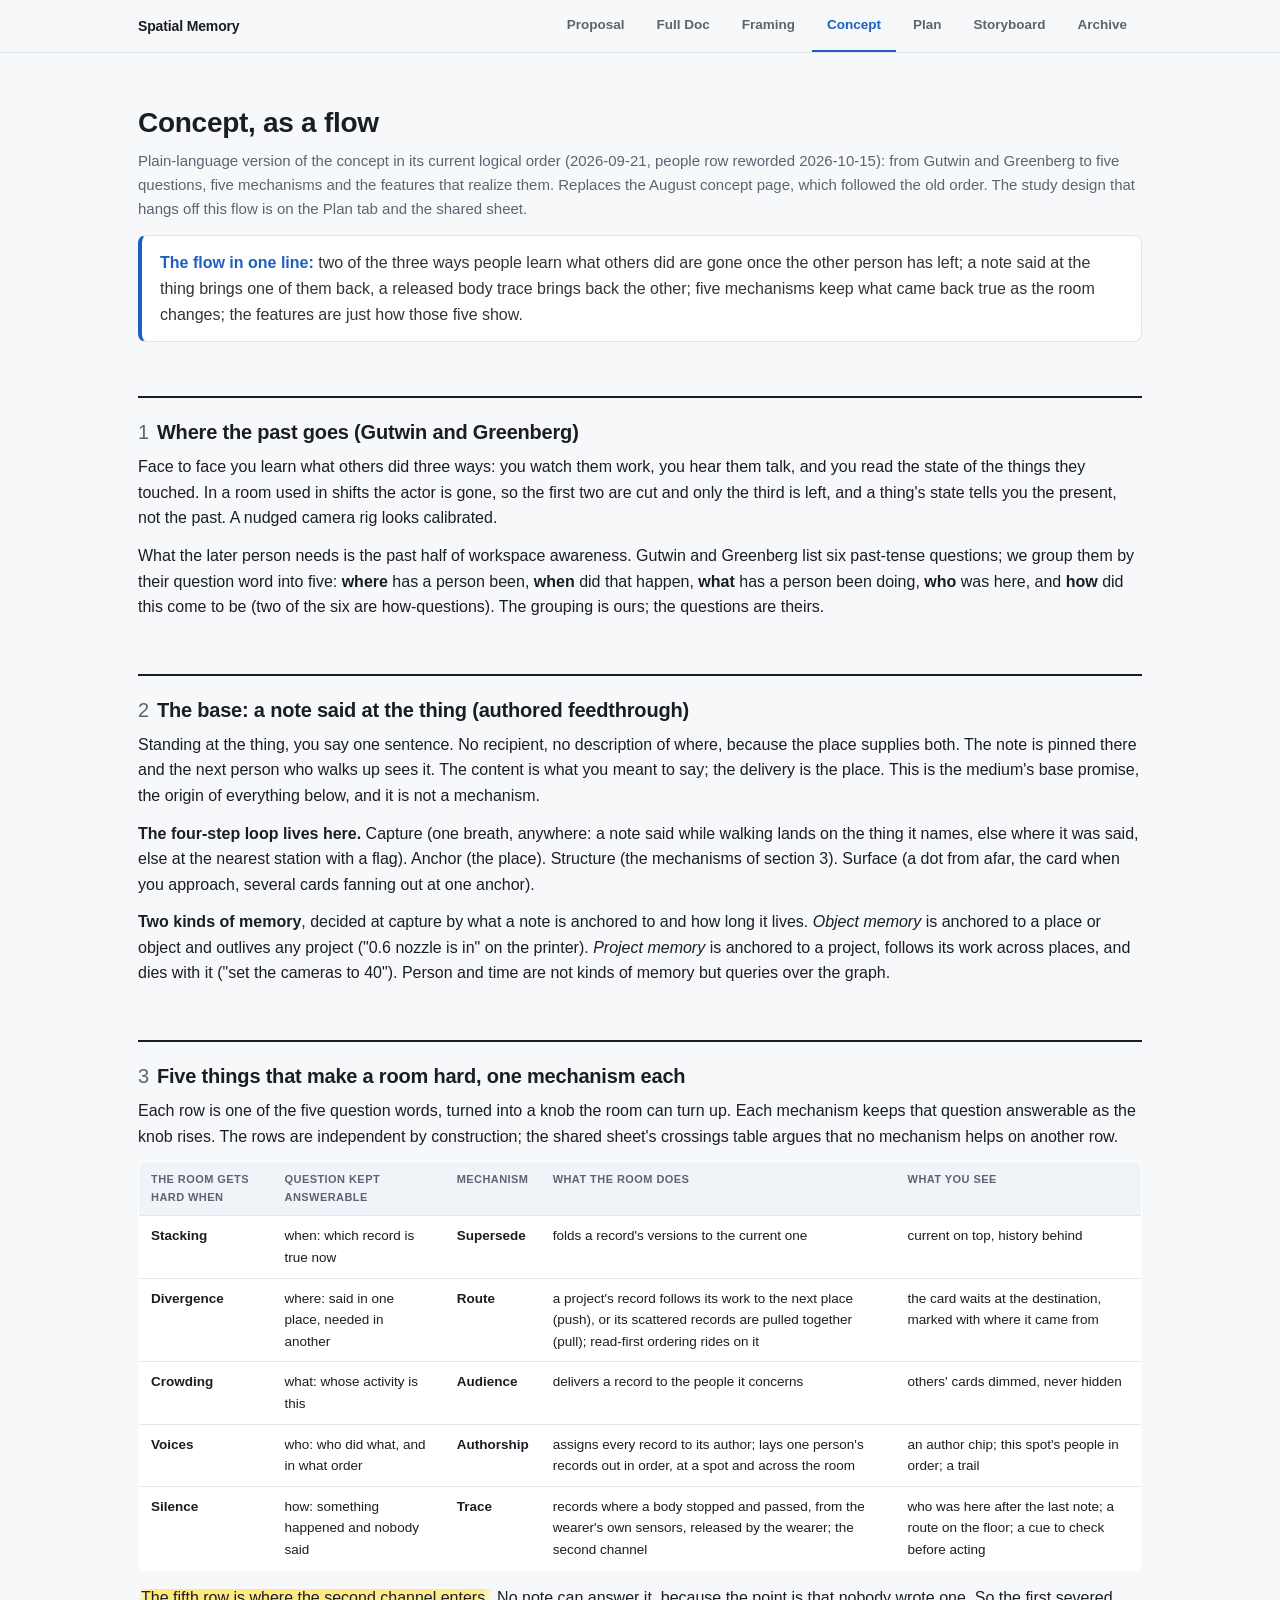
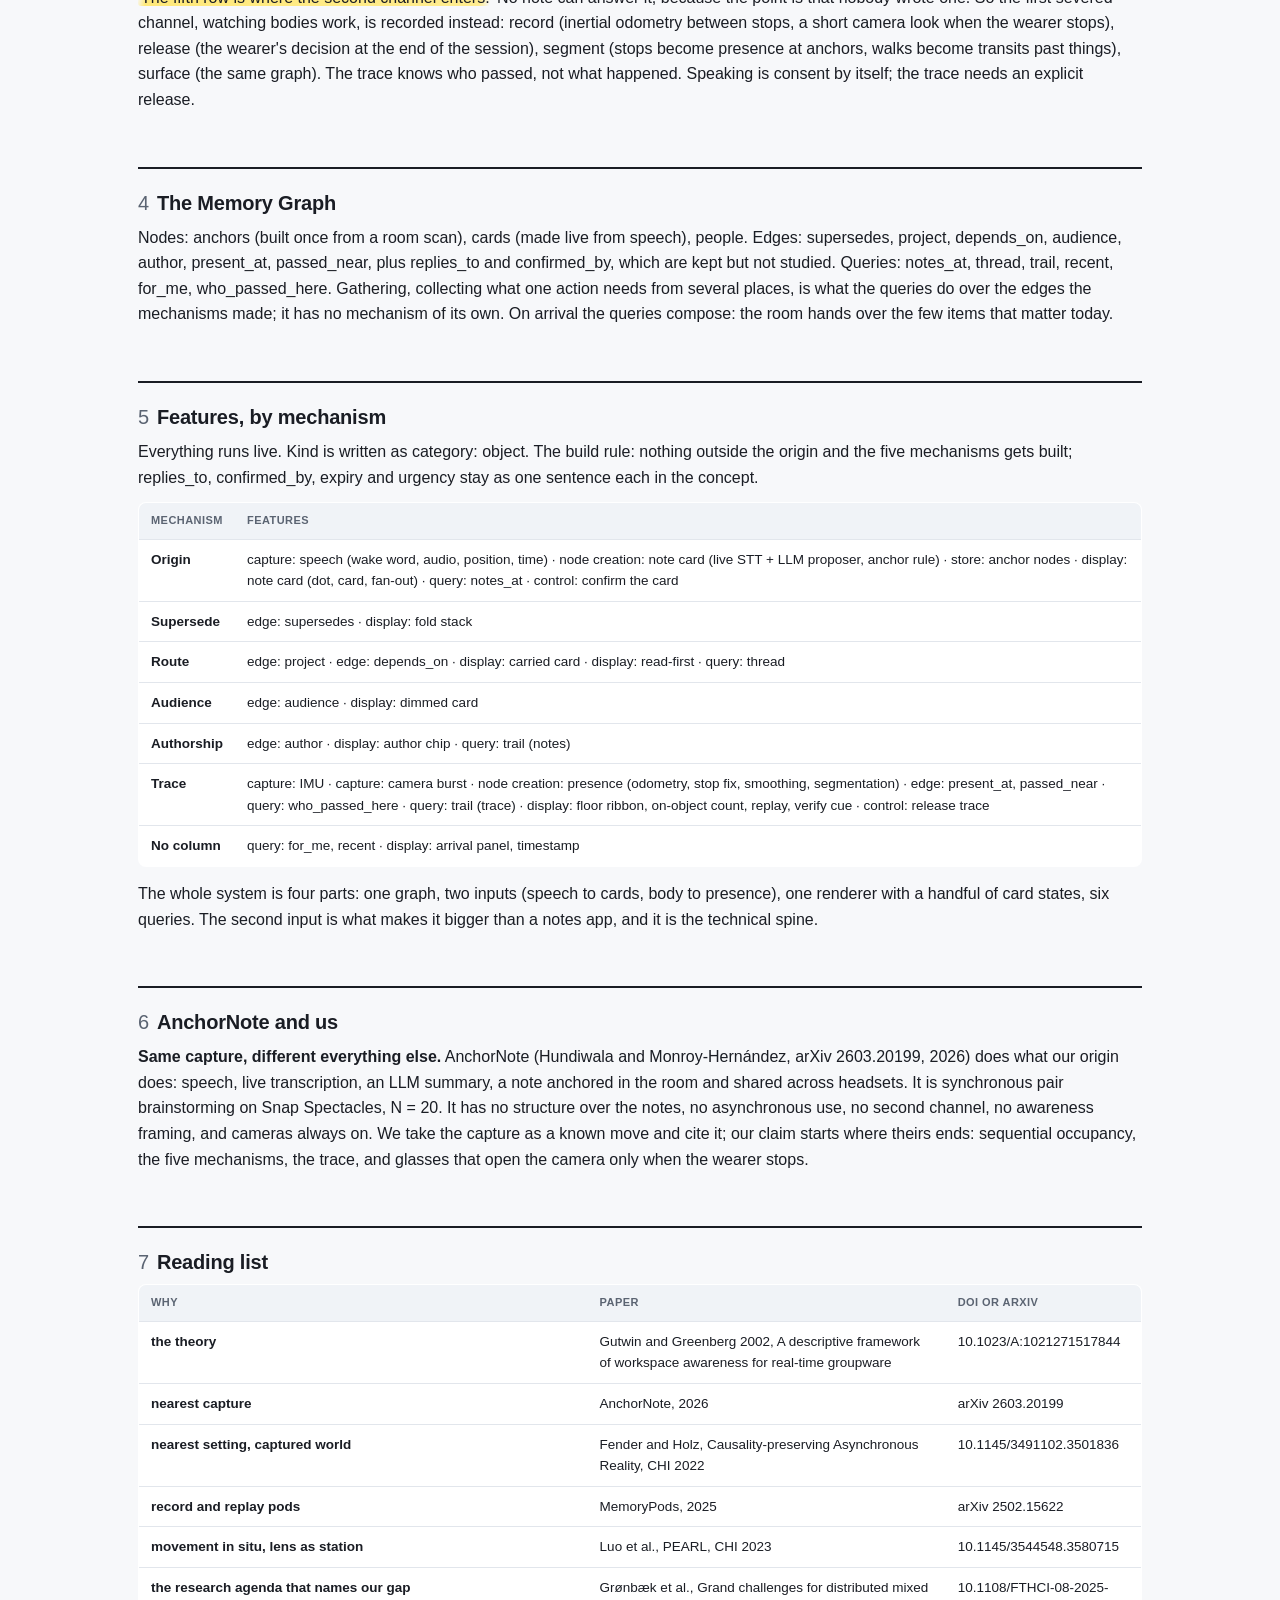
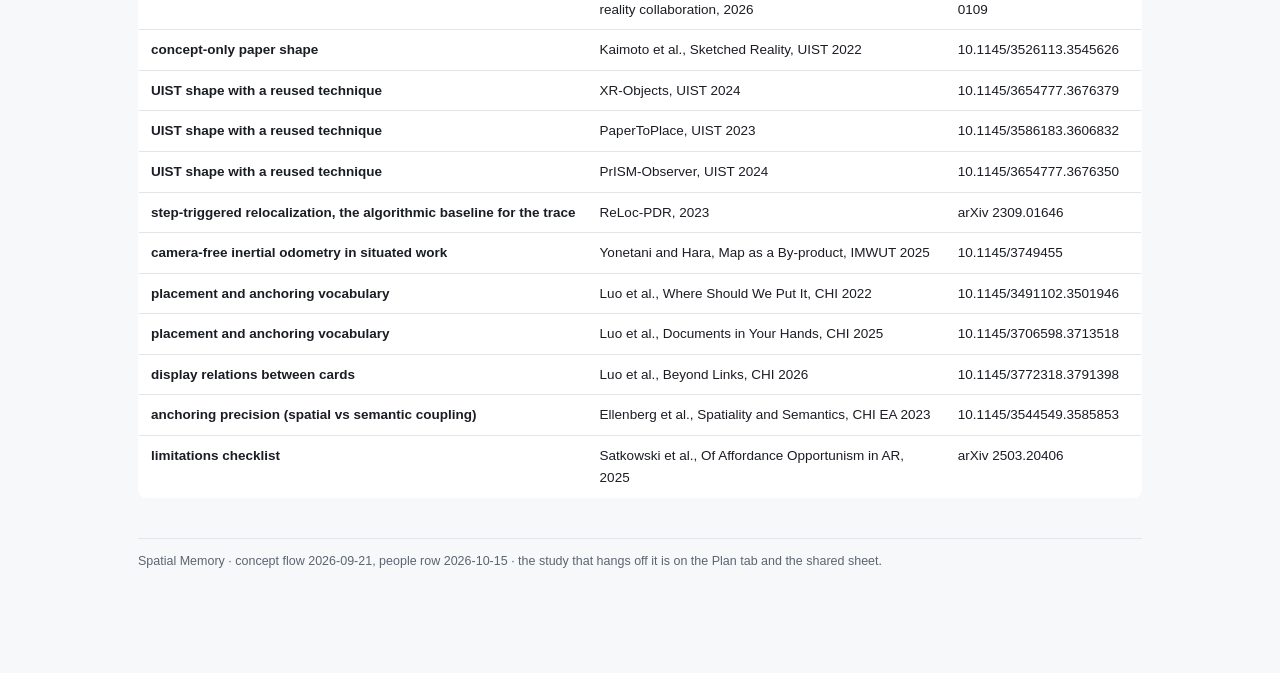
<file: concept.html>
<!DOCTYPE html>
<html lang="en">
<head>
<meta charset="UTF-8">
<meta name="viewport" content="width=device-width, initial-scale=1.0">
<title>Concept · Spatial Memory</title>
<link rel="stylesheet" href="style.css">
</head>
<body>
<nav class="tabs"><div class="tabs-inner">
  <span class="brand">Spatial Memory</span>
  <a href="proposal.html">Proposal</a>
  <a href="design_doc.html">Full Doc</a>
  <a href="grounding.html">Framing</a>
  <a href="concept.html" class="active">Concept</a>
  <a href="plan.html">Plan</a>
  <a href="storyboard.html">Storyboard</a>
  <a href="archive_fulldoc.html">Archive</a>
</div></nav>
<div class="wrap">

<h1>Concept, as a flow</h1>
<p class="sub">Plain-language version of the concept in its current logical order (2026-09-21, people row reworded 2026-10-15): from Gutwin and Greenberg to five questions, five mechanisms and the features that realize them. Replaces the August concept page, which followed the old order. The study design that hangs off this flow is on the Plan tab and the shared sheet.</p>

<div class="hook"><b>The flow in one line:</b> two of the three ways people learn what others did are gone once the other person has left; a note said at the thing brings one of them back, a released body trace brings back the other; five mechanisms keep what came back true as the room changes; the features are just how those five show.</div>

<h2 id="c1"><span class="no">1</span>Where the past goes (Gutwin and Greenberg)</h2>
<p>Face to face you learn what others did three ways: you watch them work, you hear them talk, and you read the state of the things they touched. In a room used in shifts the actor is gone, so the first two are cut and only the third is left, and a thing's state tells you the present, not the past. A nudged camera rig looks calibrated.</p>
<p>What the later person needs is the past half of workspace awareness. Gutwin and Greenberg list six past-tense questions; we group them by their question word into five: <b>where</b> has a person been, <b>when</b> did that happen, <b>what</b> has a person been doing, <b>who</b> was here, and <b>how</b> did this come to be (two of the six are how-questions). The grouping is ours; the questions are theirs.</p>

<h2 id="c2"><span class="no">2</span>The base: a note said at the thing (authored feedthrough)</h2>
<p>Standing at the thing, you say one sentence. No recipient, no description of where, because the place supplies both. The note is pinned there and the next person who walks up sees it. The content is what you meant to say; the delivery is the place. This is the medium's base promise, the origin of everything below, and it is not a mechanism.</p>
<p><b>The four-step loop lives here.</b> Capture (one breath, anywhere: a note said while walking lands on the thing it names, else where it was said, else at the nearest station with a flag). Anchor (the place). Structure (the mechanisms of section 3). Surface (a dot from afar, the card when you approach, several cards fanning out at one anchor).</p>
<p><b>Two kinds of memory</b>, decided at capture by what a note is anchored to and how long it lives. <i>Object memory</i> is anchored to a place or object and outlives any project ("0.6 nozzle is in" on the printer). <i>Project memory</i> is anchored to a project, follows its work across places, and dies with it ("set the cameras to 40"). Person and time are not kinds of memory but queries over the graph.</p>

<h2 id="c3"><span class="no">3</span>Five things that make a room hard, one mechanism each</h2>
<p>Each row is one of the five question words, turned into a knob the room can turn up. Each mechanism keeps that question answerable as the knob rises. The rows are independent by construction; the shared sheet's crossings table argues that no mechanism helps on another row.</p>
<table>
  <tr><th>The room gets hard when</th><th>Question kept answerable</th><th>Mechanism</th><th>What the room does</th><th>What you see</th></tr>
  <tr><td class="k">Stacking</td><td>when: which record is true now</td><td><b>Supersede</b></td><td>folds a record's versions to the current one</td><td>current on top, history behind</td></tr>
  <tr><td class="k">Divergence</td><td>where: said in one place, needed in another</td><td><b>Route</b></td><td>a project's record follows its work to the next place (push), or its scattered records are pulled together (pull); read-first ordering rides on it</td><td>the card waits at the destination, marked with where it came from</td></tr>
  <tr><td class="k">Crowding</td><td>what: whose activity is this</td><td><b>Audience</b></td><td>delivers a record to the people it concerns</td><td>others' cards dimmed, never hidden</td></tr>
  <tr><td class="k">Voices</td><td>who: who did what, and in what order</td><td><b>Authorship</b></td><td>assigns every record to its author; lays one person's records out in order, at a spot and across the room</td><td>an author chip; this spot's people in order; a trail</td></tr>
  <tr><td class="k">Silence</td><td>how: something happened and nobody said</td><td><b>Trace</b></td><td>records where a body stopped and passed, from the wearer's own sensors, released by the wearer; the second channel</td><td>who was here after the last note; a route on the floor; a cue to check before acting</td></tr>
</table>
<p><span class="hl">The fifth row is where the second channel enters.</span> No note can answer it, because the point is that nobody wrote one. So the first severed channel, watching bodies work, is recorded instead: record (inertial odometry between stops, a short camera look when the wearer stops), release (the wearer's decision at the end of the session), segment (stops become presence at anchors, walks become transits past things), surface (the same graph). The trace knows who passed, not what happened. Speaking is consent by itself; the trace needs an explicit release.</p>

<h2 id="c4"><span class="no">4</span>The Memory Graph</h2>
<p>Nodes: anchors (built once from a room scan), cards (made live from speech), people. Edges: supersedes, project, depends_on, audience, author, present_at, passed_near, plus replies_to and confirmed_by, which are kept but not studied. Queries: notes_at, thread, trail, recent, for_me, who_passed_here. Gathering, collecting what one action needs from several places, is what the queries do over the edges the mechanisms made; it has no mechanism of its own. On arrival the queries compose: the room hands over the few items that matter today.</p>

<h2 id="c5"><span class="no">5</span>Features, by mechanism</h2>
<p>Everything runs live. Kind is written as category: object. The build rule: nothing outside the origin and the five mechanisms gets built; replies_to, confirmed_by, expiry and urgency stay as one sentence each in the concept.</p>
<table>
  <tr><th>Mechanism</th><th>Features</th></tr>
  <tr><td class="k">Origin</td><td>capture: speech (wake word, audio, position, time) · node creation: note card (live STT + LLM proposer, anchor rule) · store: anchor nodes · display: note card (dot, card, fan-out) · query: notes_at · control: confirm the card</td></tr>
  <tr><td class="k">Supersede</td><td>edge: supersedes · display: fold stack</td></tr>
  <tr><td class="k">Route</td><td>edge: project · edge: depends_on · display: carried card · display: read-first · query: thread</td></tr>
  <tr><td class="k">Audience</td><td>edge: audience · display: dimmed card</td></tr>
  <tr><td class="k">Authorship</td><td>edge: author · display: author chip · query: trail (notes)</td></tr>
  <tr><td class="k">Trace</td><td>capture: IMU · capture: camera burst · node creation: presence (odometry, stop fix, smoothing, segmentation) · edge: present_at, passed_near · query: who_passed_here · query: trail (trace) · display: floor ribbon, on-object count, replay, verify cue · control: release trace</td></tr>
  <tr><td class="k">No column</td><td>query: for_me, recent · display: arrival panel, timestamp</td></tr>
</table>
<p>The whole system is four parts: one graph, two inputs (speech to cards, body to presence), one renderer with a handful of card states, six queries. The second input is what makes it bigger than a notes app, and it is the technical spine.</p>

<h2 id="c6"><span class="no">6</span>AnchorNote and us</h2>
<p><b>Same capture, different everything else.</b> AnchorNote (Hundiwala and Monroy-Hern&aacute;ndez, arXiv 2603.20199, 2026) does what our origin does: speech, live transcription, an LLM summary, a note anchored in the room and shared across headsets. It is synchronous pair brainstorming on Snap Spectacles, N = 20. It has no structure over the notes, no asynchronous use, no second channel, no awareness framing, and cameras always on. We take the capture as a known move and cite it; our claim starts where theirs ends: sequential occupancy, the five mechanisms, the trace, and glasses that open the camera only when the wearer stops.</p>

<h2 id="c7"><span class="no">7</span>Reading list</h2>
<table>
  <tr><th>Why</th><th>Paper</th><th>DOI or arXiv</th></tr>
  <tr><td class="k">the theory</td><td>Gutwin and Greenberg 2002, A descriptive framework of workspace awareness for real-time groupware</td><td>10.1023/A:1021271517844</td></tr>
  <tr><td class="k">nearest capture</td><td>AnchorNote, 2026</td><td>arXiv 2603.20199</td></tr>
  <tr><td class="k">nearest setting, captured world</td><td>Fender and Holz, Causality-preserving Asynchronous Reality, CHI 2022</td><td>10.1145/3491102.3501836</td></tr>
  <tr><td class="k">record and replay pods</td><td>MemoryPods, 2025</td><td>arXiv 2502.15622</td></tr>
  <tr><td class="k">movement in situ, lens as station</td><td>Luo et al., PEARL, CHI 2023</td><td>10.1145/3544548.3580715</td></tr>
  <tr><td class="k">the research agenda that names our gap</td><td>Gr&oslash;nb&aelig;k et al., Grand challenges for distributed mixed reality collaboration, 2026</td><td>10.1108/FTHCI-08-2025-0109</td></tr>
  <tr><td class="k">concept-only paper shape</td><td>Kaimoto et al., Sketched Reality, UIST 2022</td><td>10.1145/3526113.3545626</td></tr>
  <tr><td class="k">UIST shape with a reused technique</td><td>XR-Objects, UIST 2024</td><td>10.1145/3654777.3676379</td></tr>
  <tr><td class="k">UIST shape with a reused technique</td><td>PaperToPlace, UIST 2023</td><td>10.1145/3586183.3606832</td></tr>
  <tr><td class="k">UIST shape with a reused technique</td><td>PrISM-Observer, UIST 2024</td><td>10.1145/3654777.3676350</td></tr>
  <tr><td class="k">step-triggered relocalization, the algorithmic baseline for the trace</td><td>ReLoc-PDR, 2023</td><td>arXiv 2309.01646</td></tr>
  <tr><td class="k">camera-free inertial odometry in situated work</td><td>Yonetani and Hara, Map as a By-product, IMWUT 2025</td><td>10.1145/3749455</td></tr>
  <tr><td class="k">placement and anchoring vocabulary</td><td>Luo et al., Where Should We Put It, CHI 2022</td><td>10.1145/3491102.3501946</td></tr>
  <tr><td class="k">placement and anchoring vocabulary</td><td>Luo et al., Documents in Your Hands, CHI 2025</td><td>10.1145/3706598.3713518</td></tr>
  <tr><td class="k">display relations between cards</td><td>Luo et al., Beyond Links, CHI 2026</td><td>10.1145/3772318.3791398</td></tr>
  <tr><td class="k">anchoring precision (spatial vs semantic coupling)</td><td>Ellenberg et al., Spatiality and Semantics, CHI EA 2023</td><td>10.1145/3544549.3585853</td></tr>
  <tr><td class="k">limitations checklist</td><td>Satkowski et al., Of Affordance Opportunism in AR, 2025</td><td>arXiv 2503.20406</td></tr>
</table>

<p class="foot">Spatial Memory &middot; concept flow 2026-09-21, people row 2026-10-15 &middot; the study that hangs off it is on the Plan tab and the shared sheet.</p>
</div>
</body>
</html>
</file>
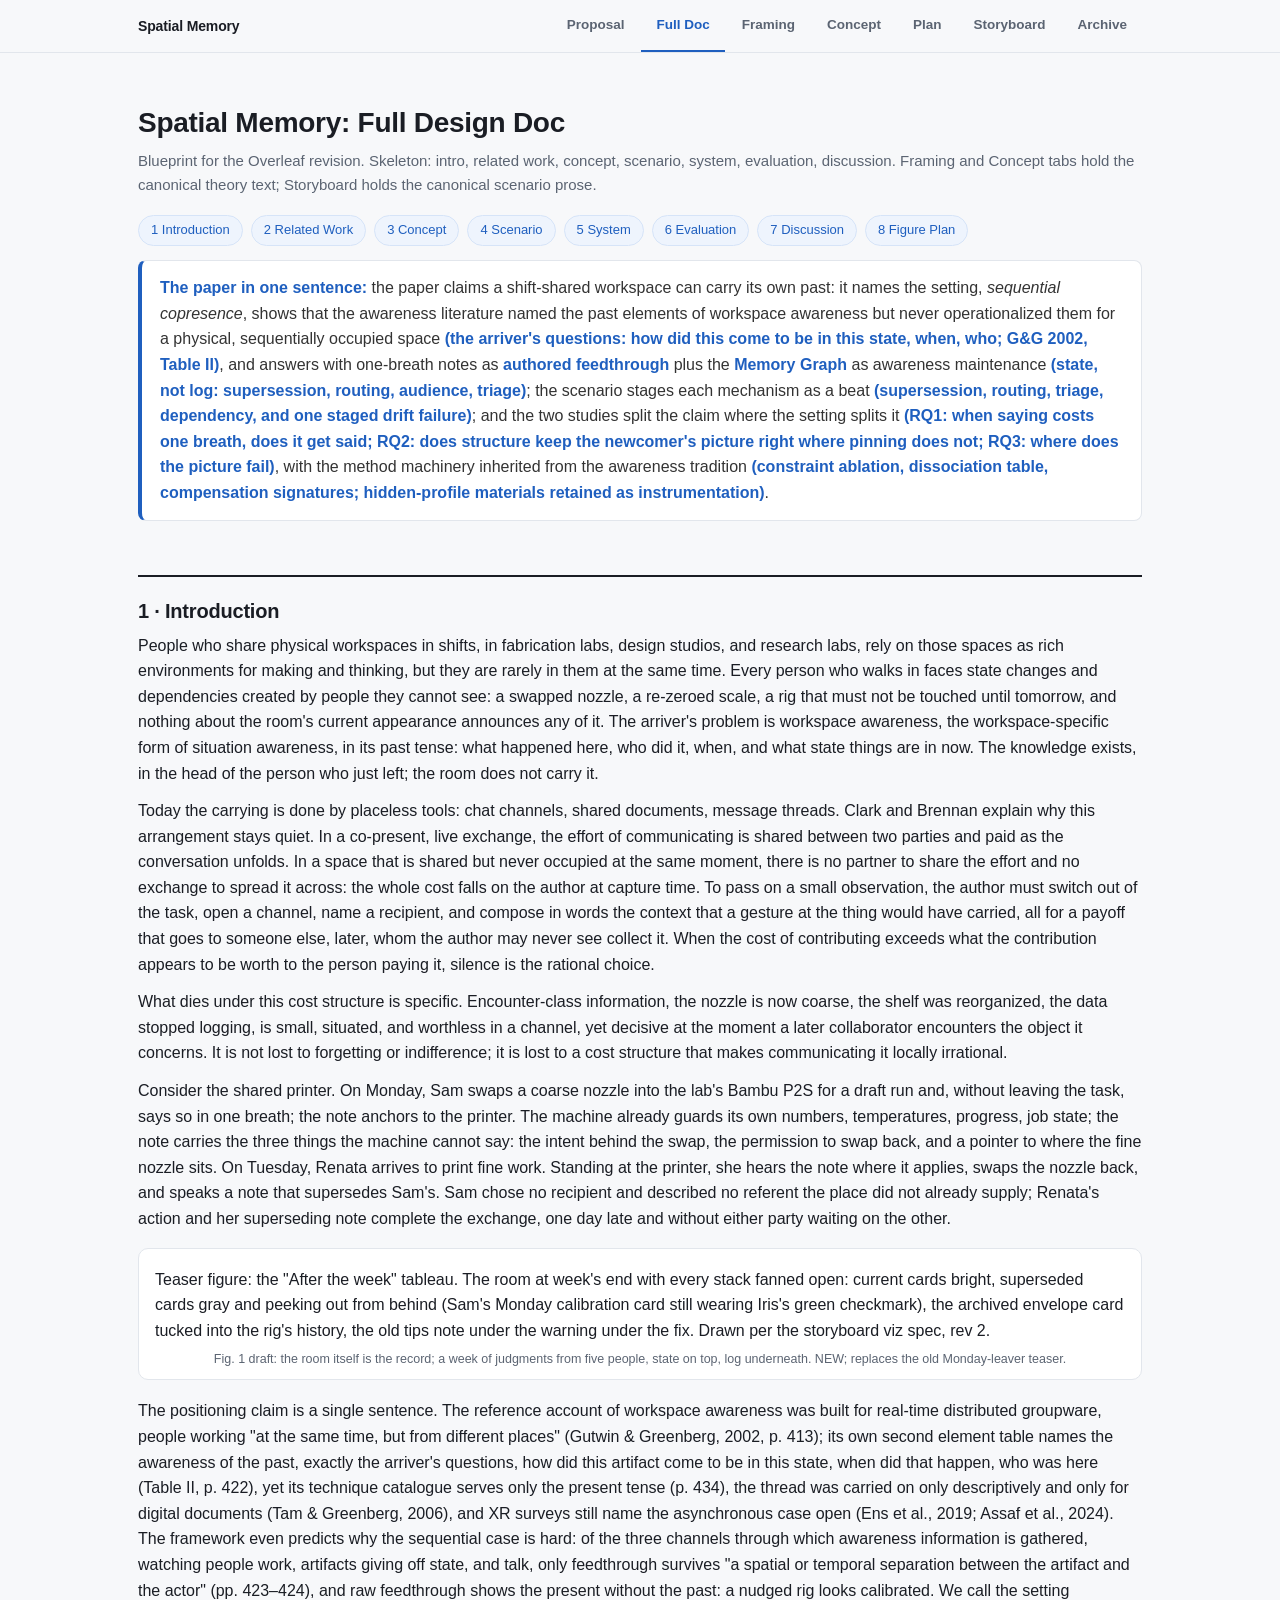
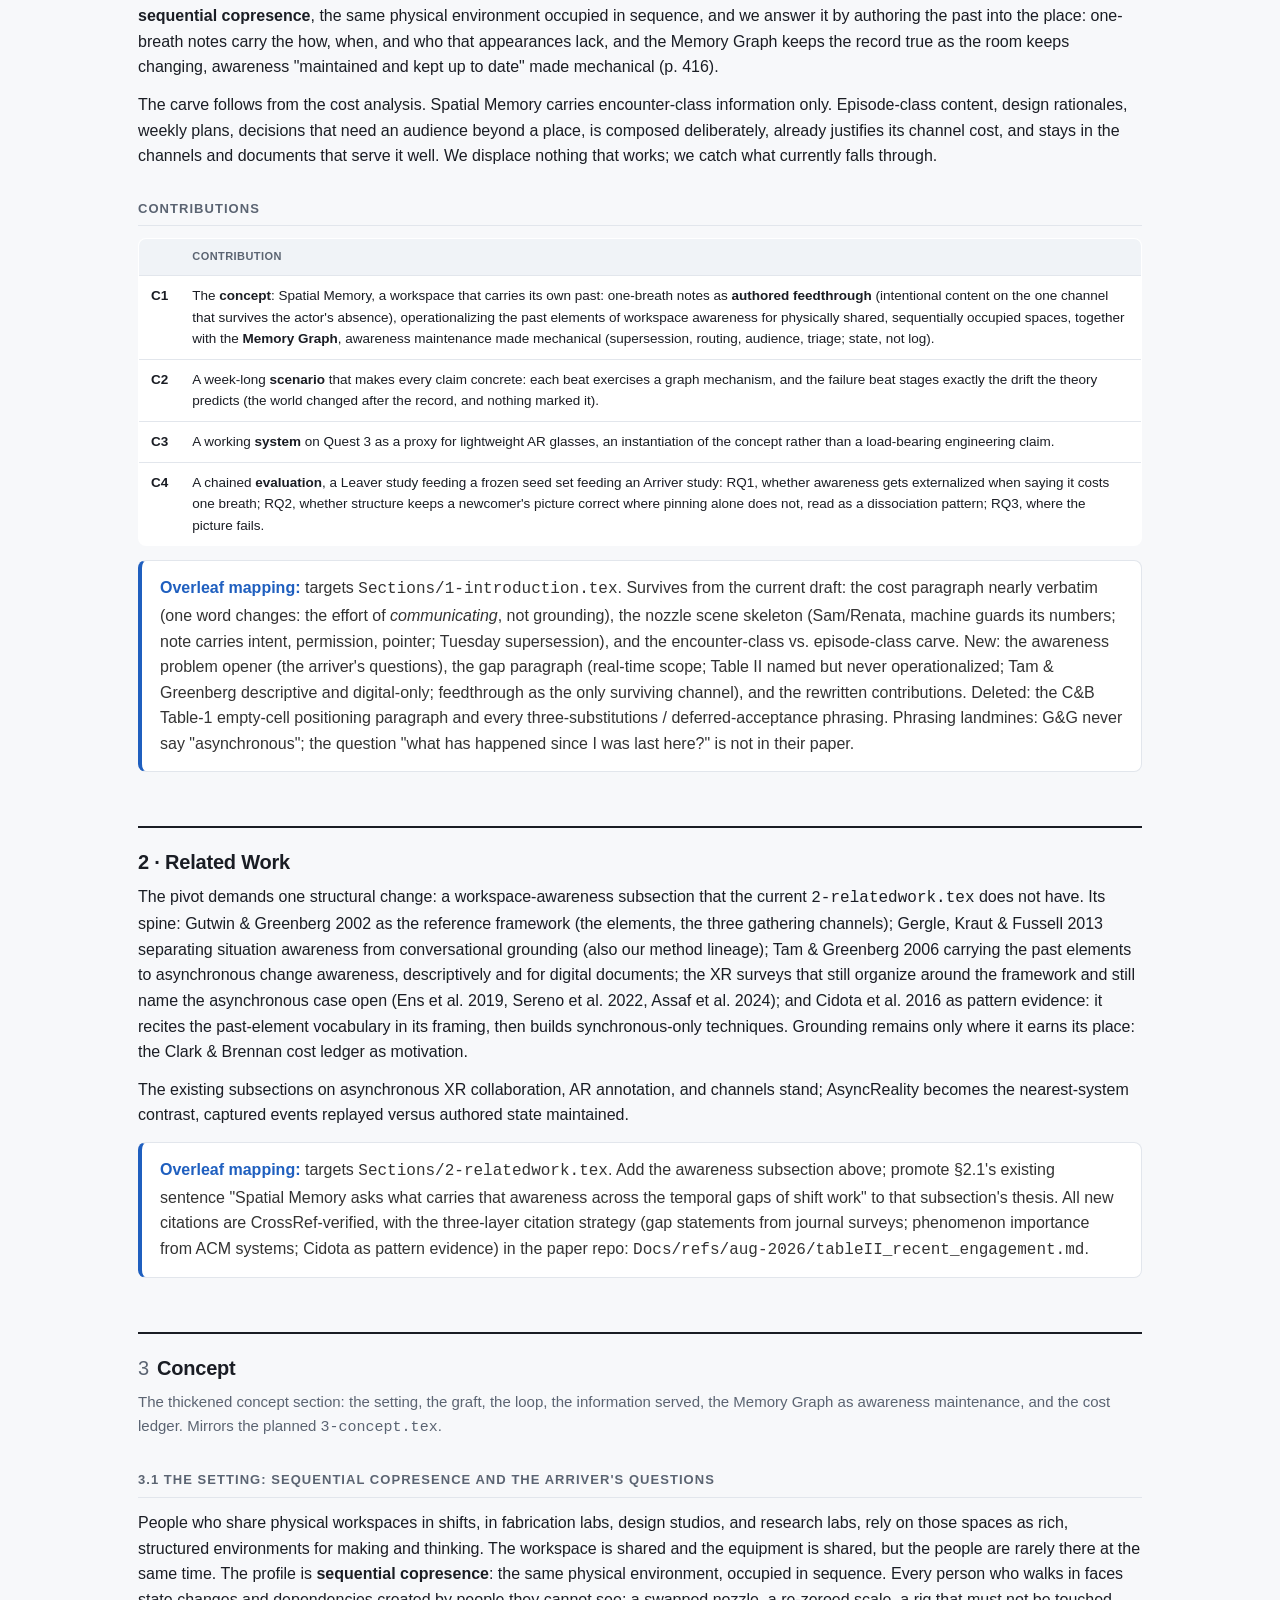
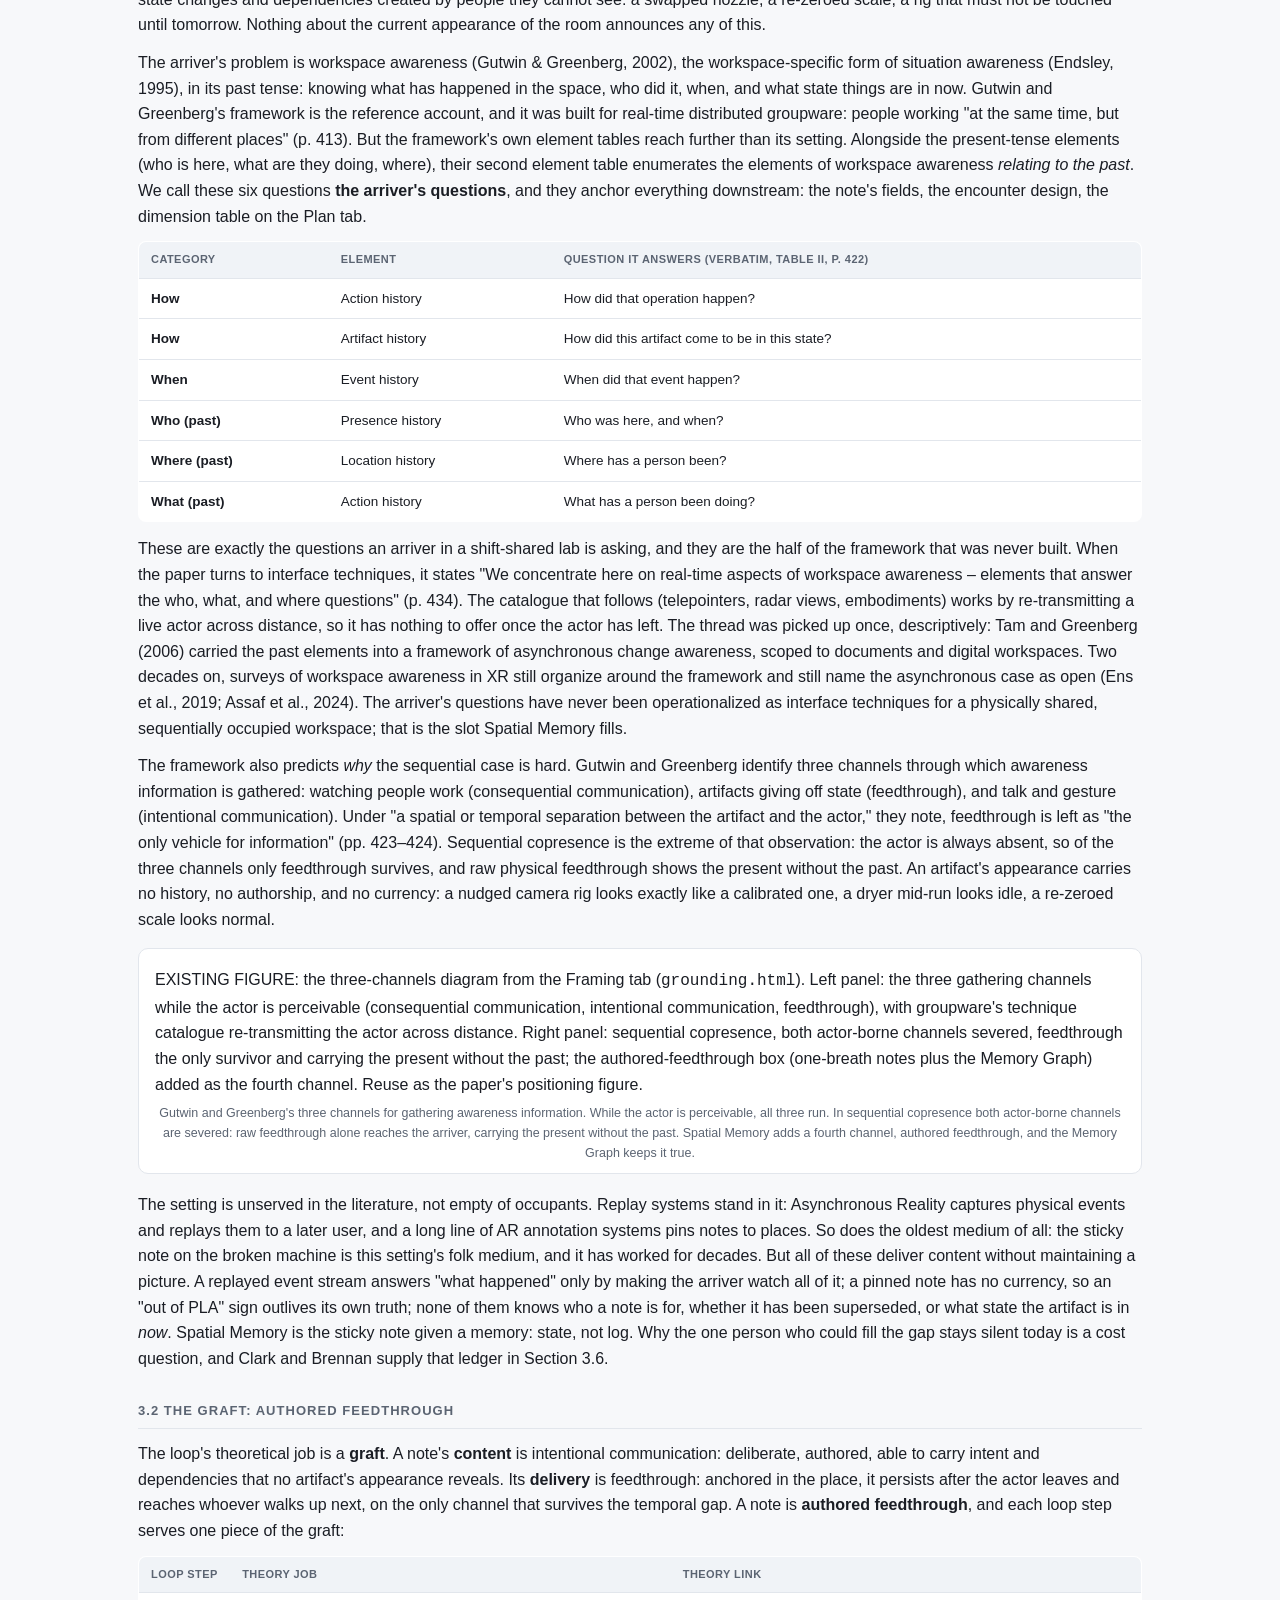
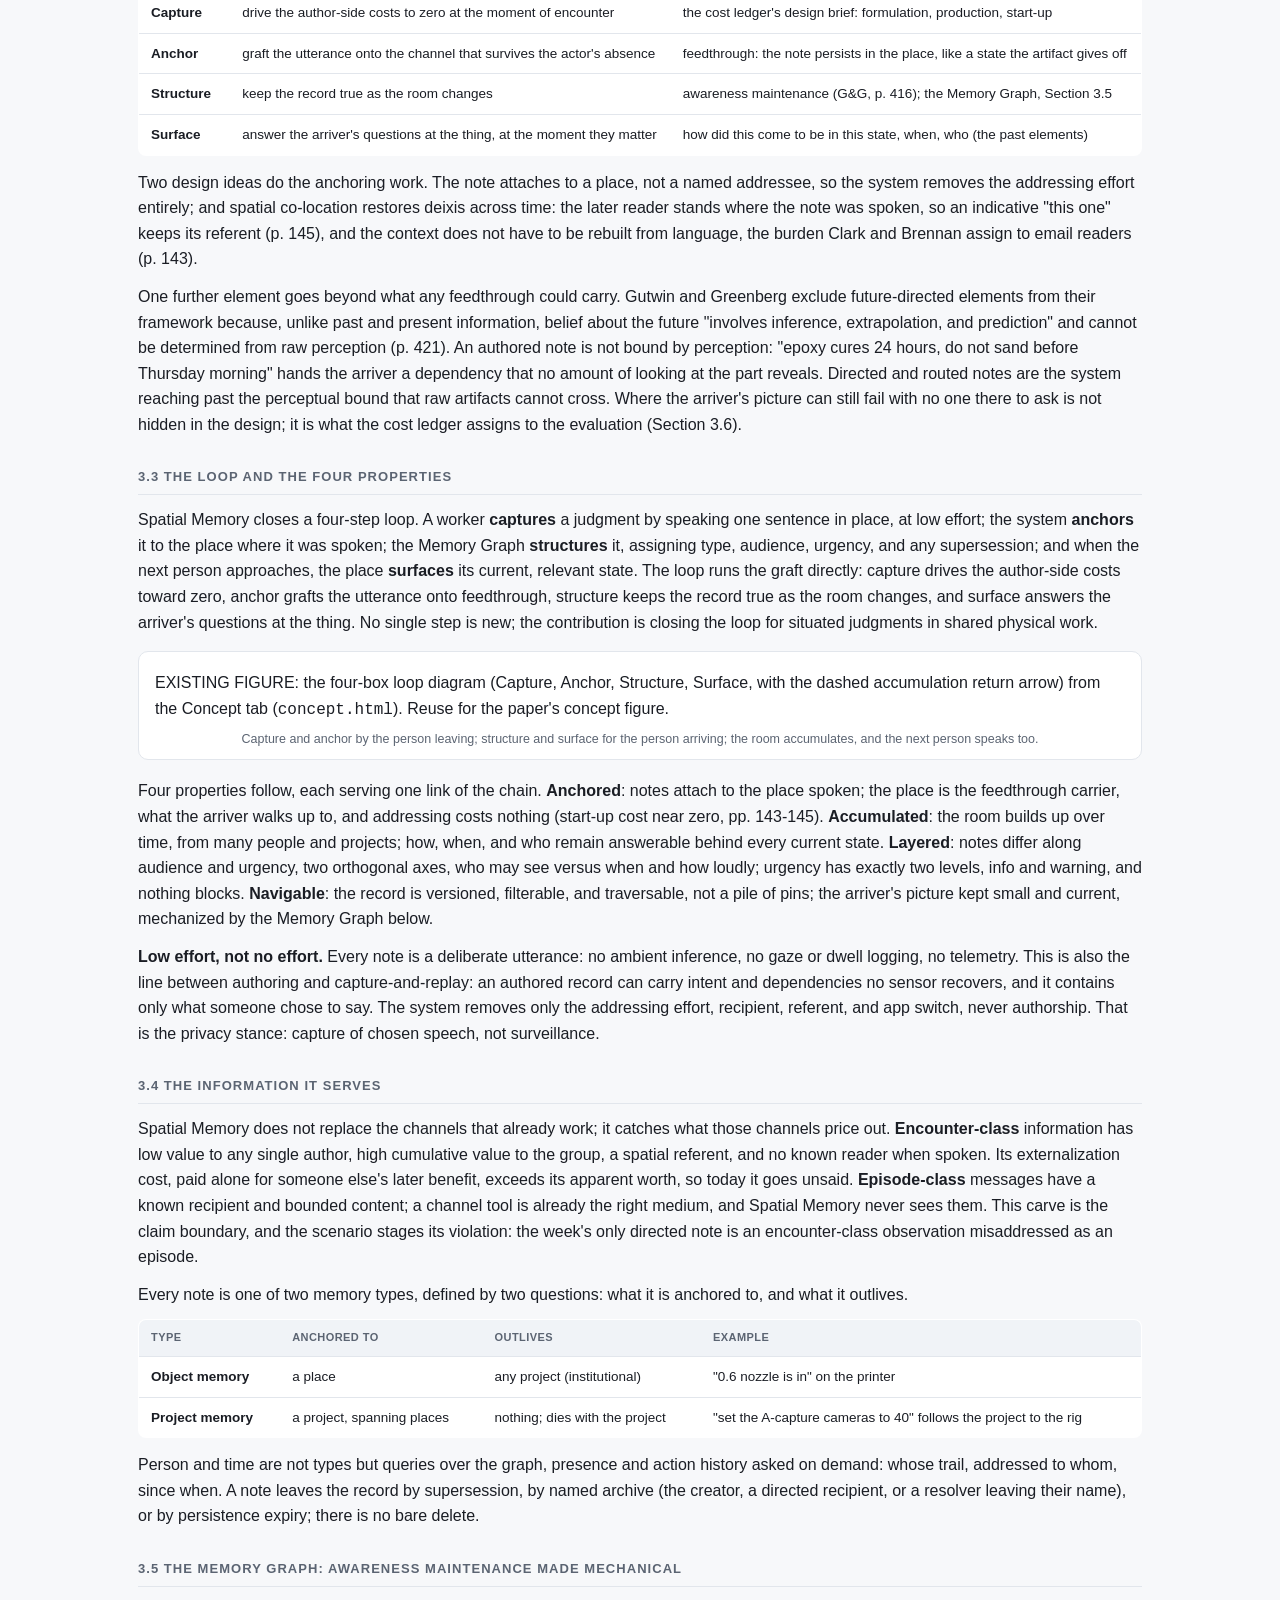
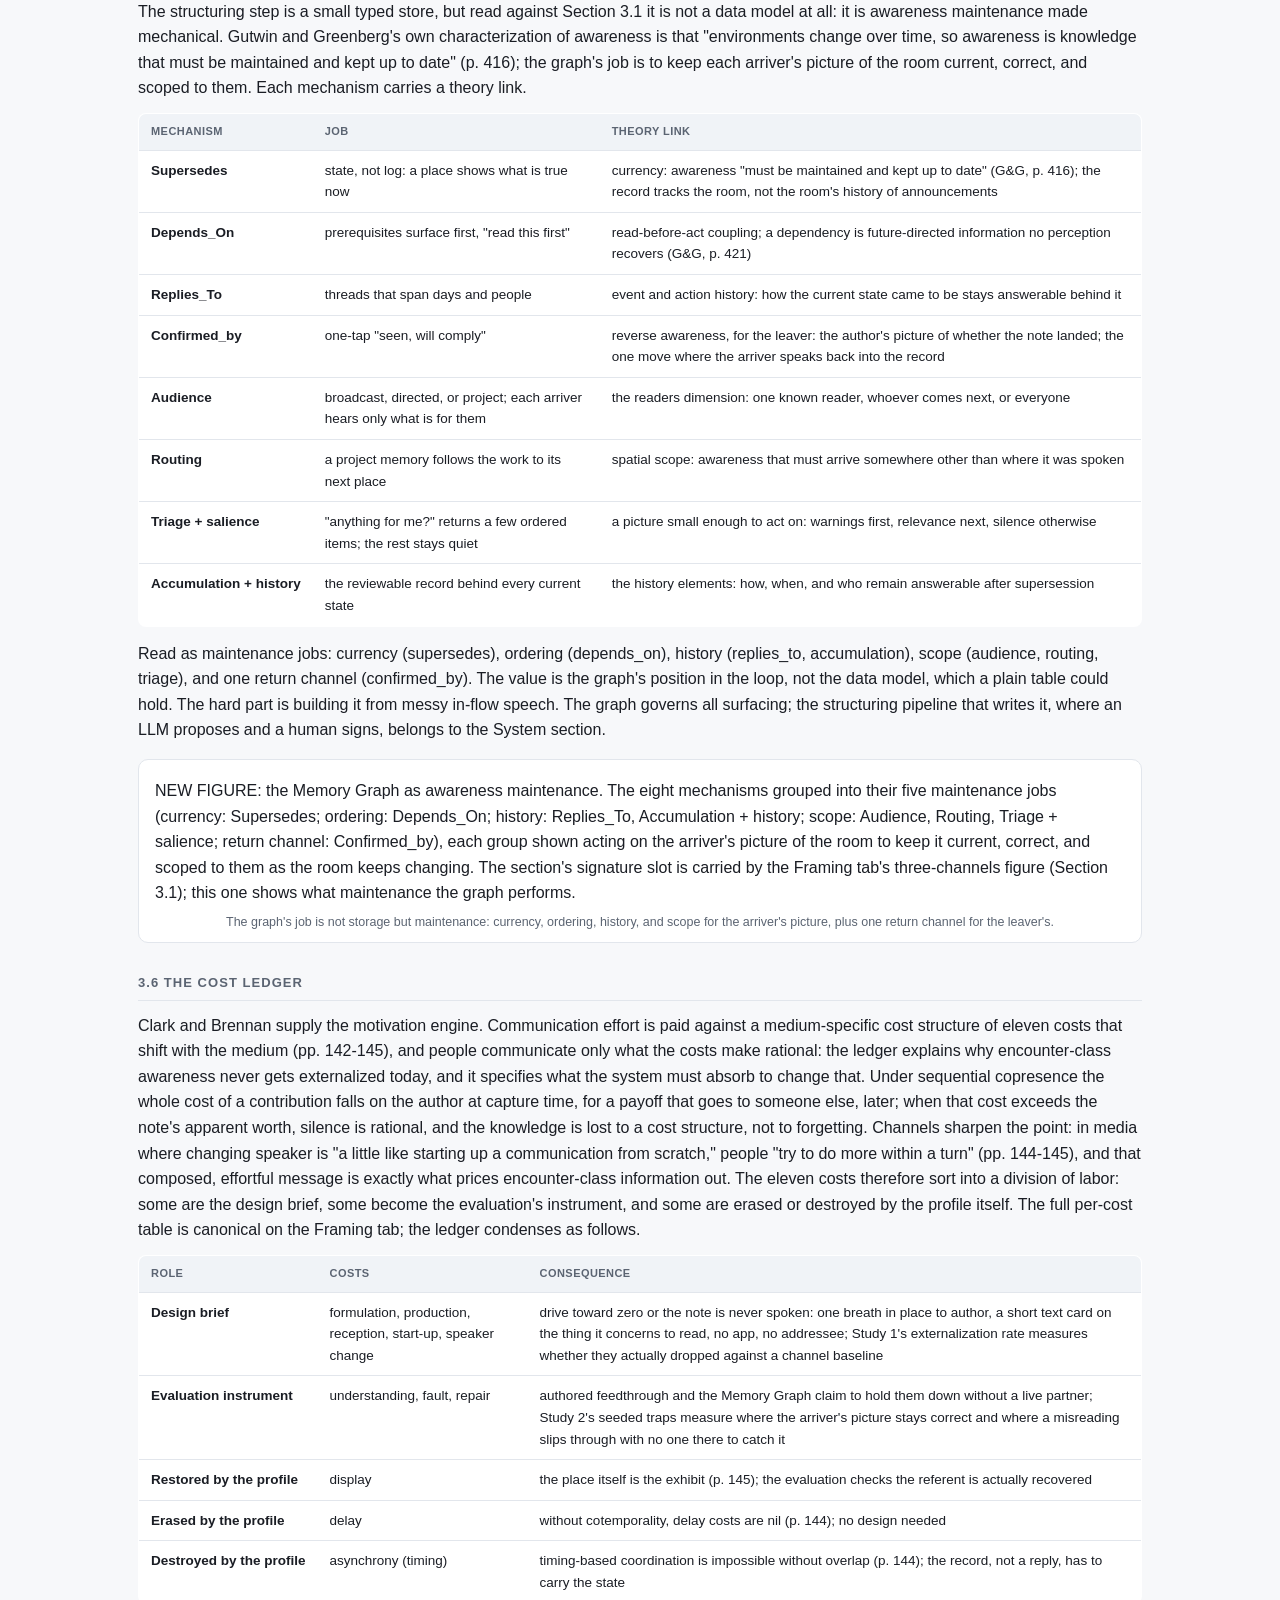
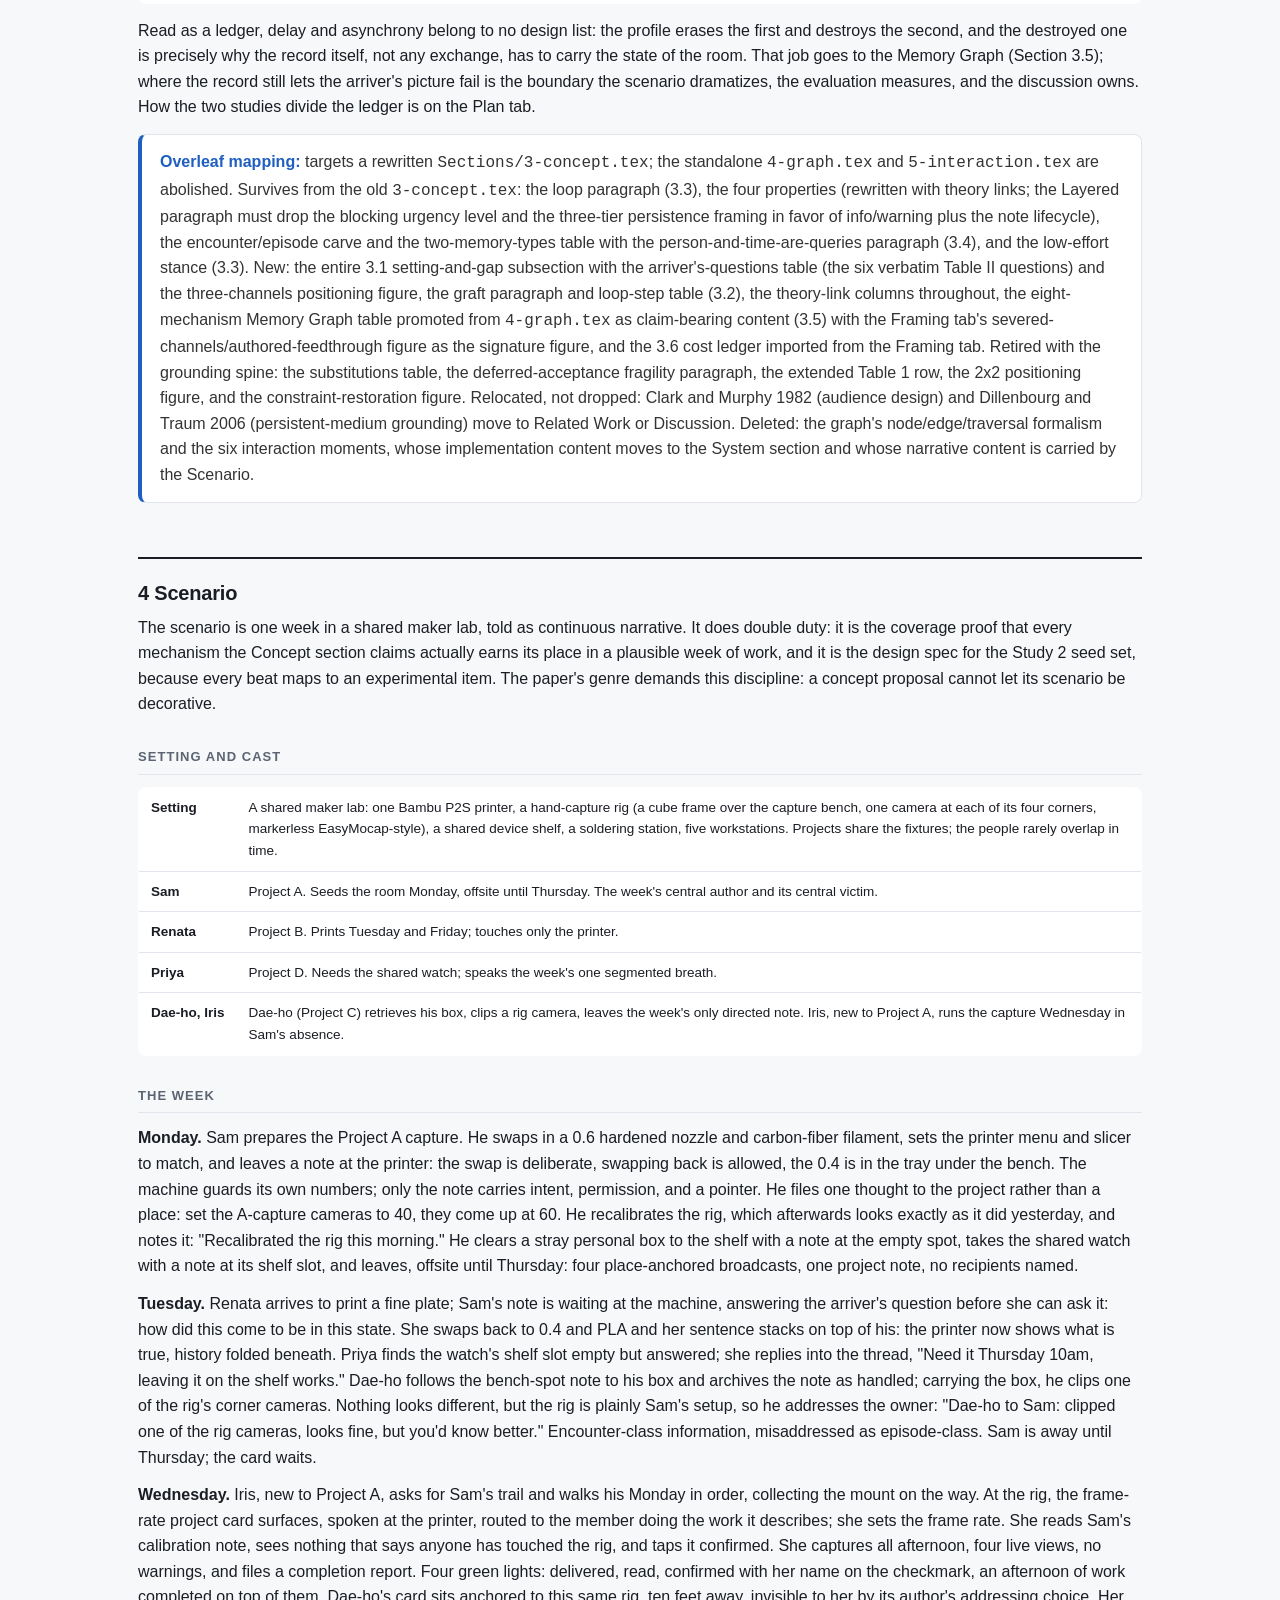
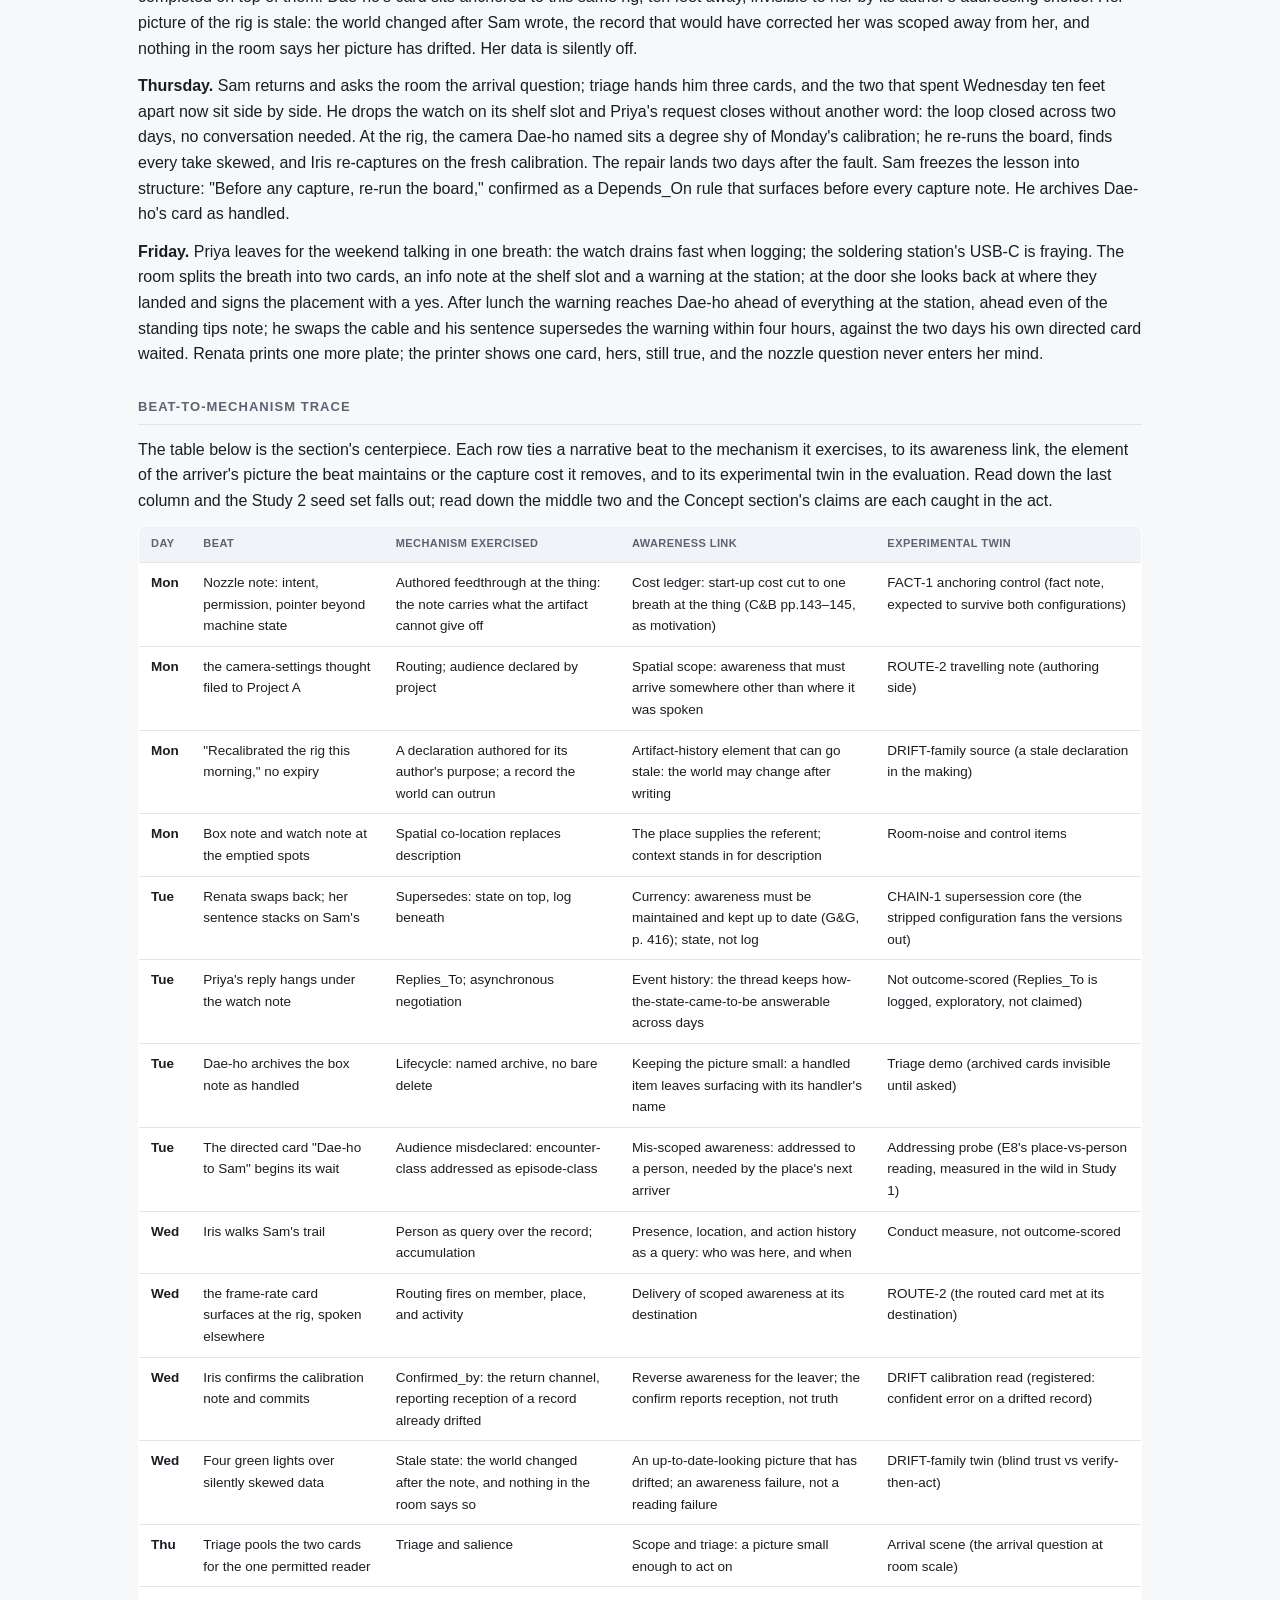
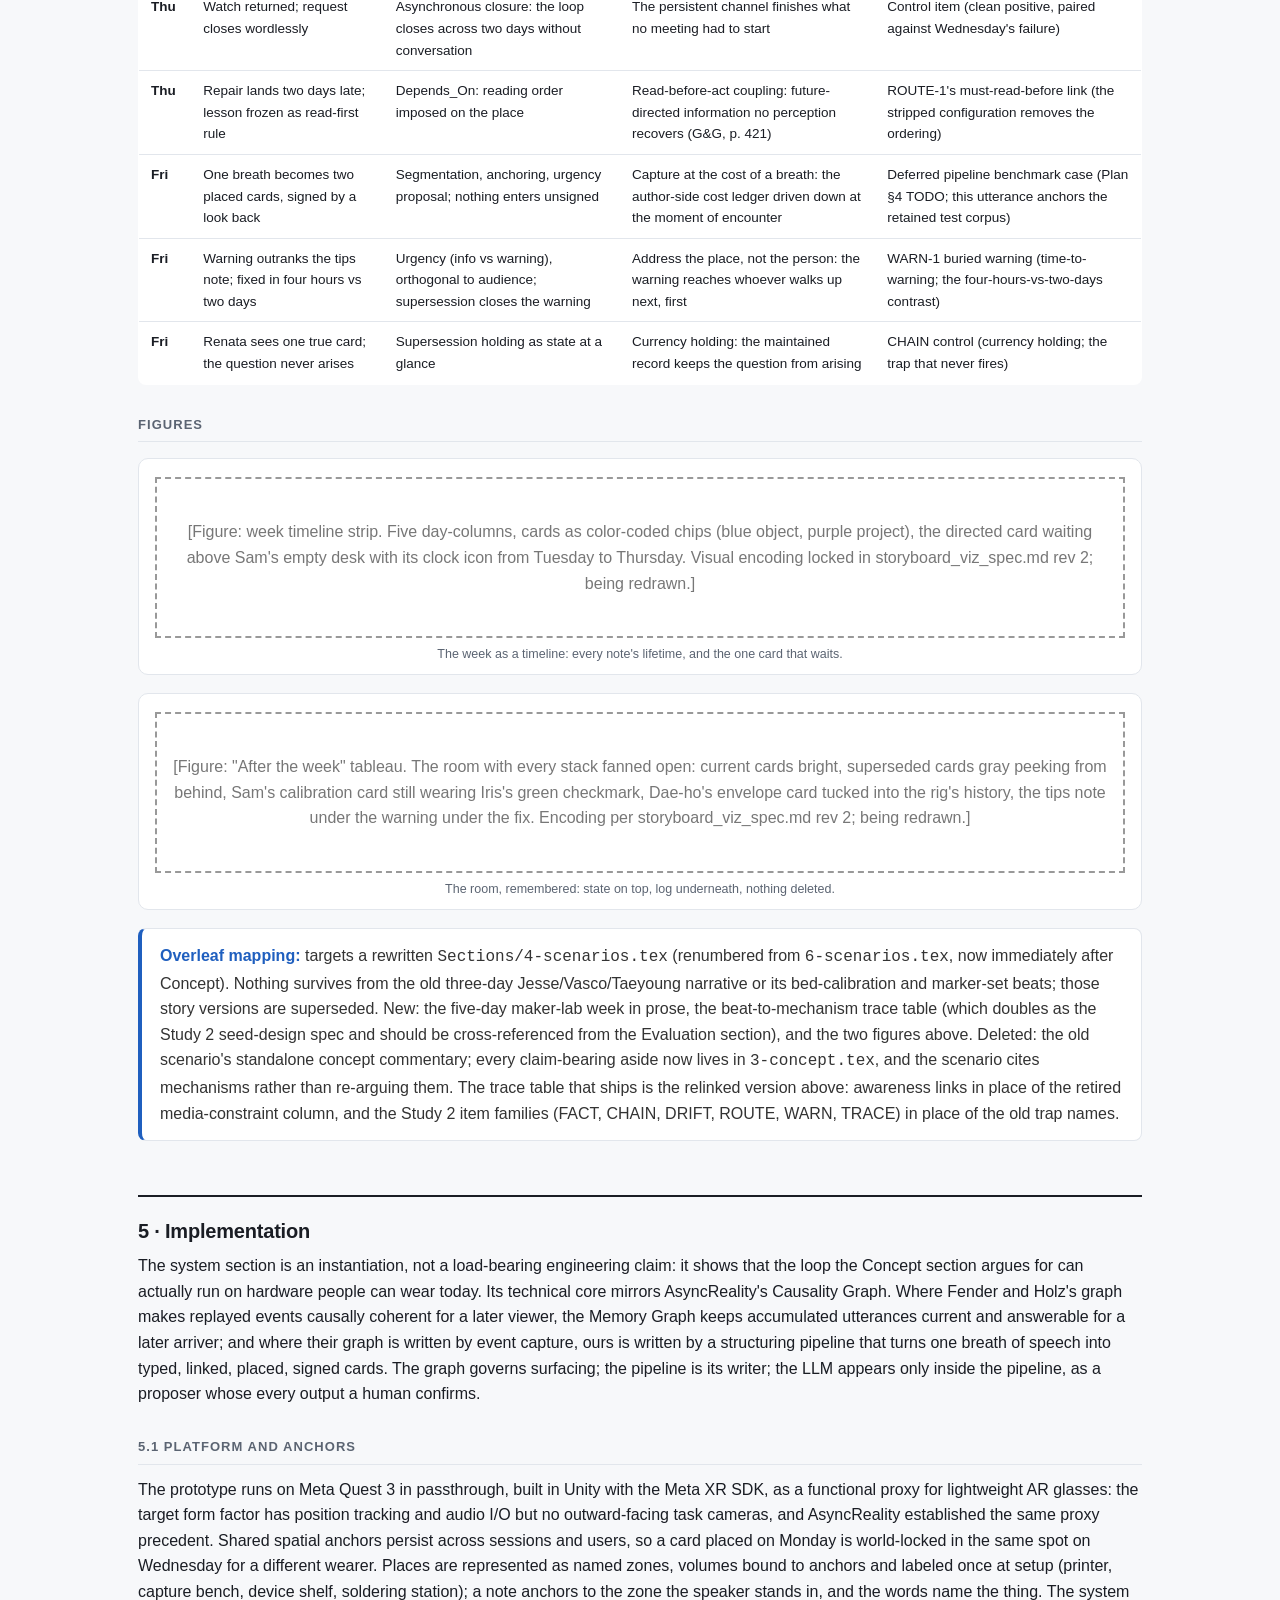
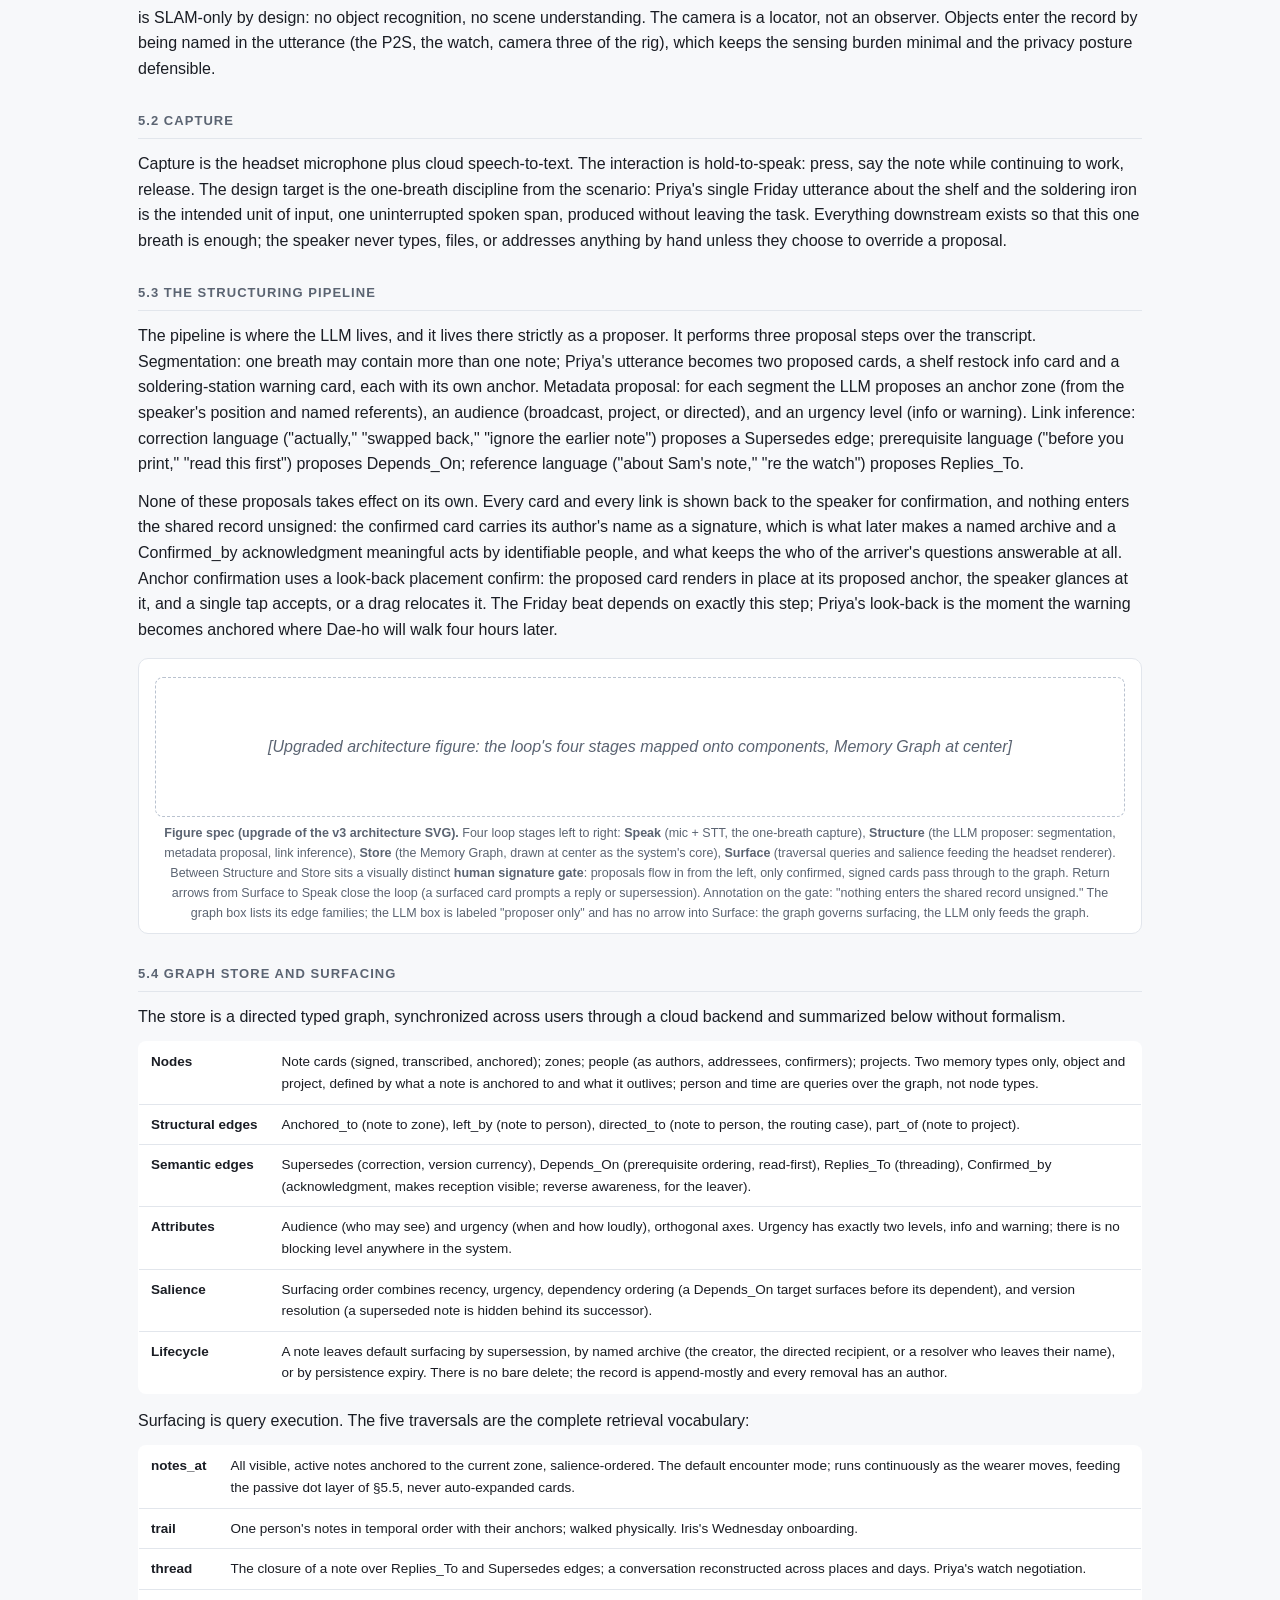
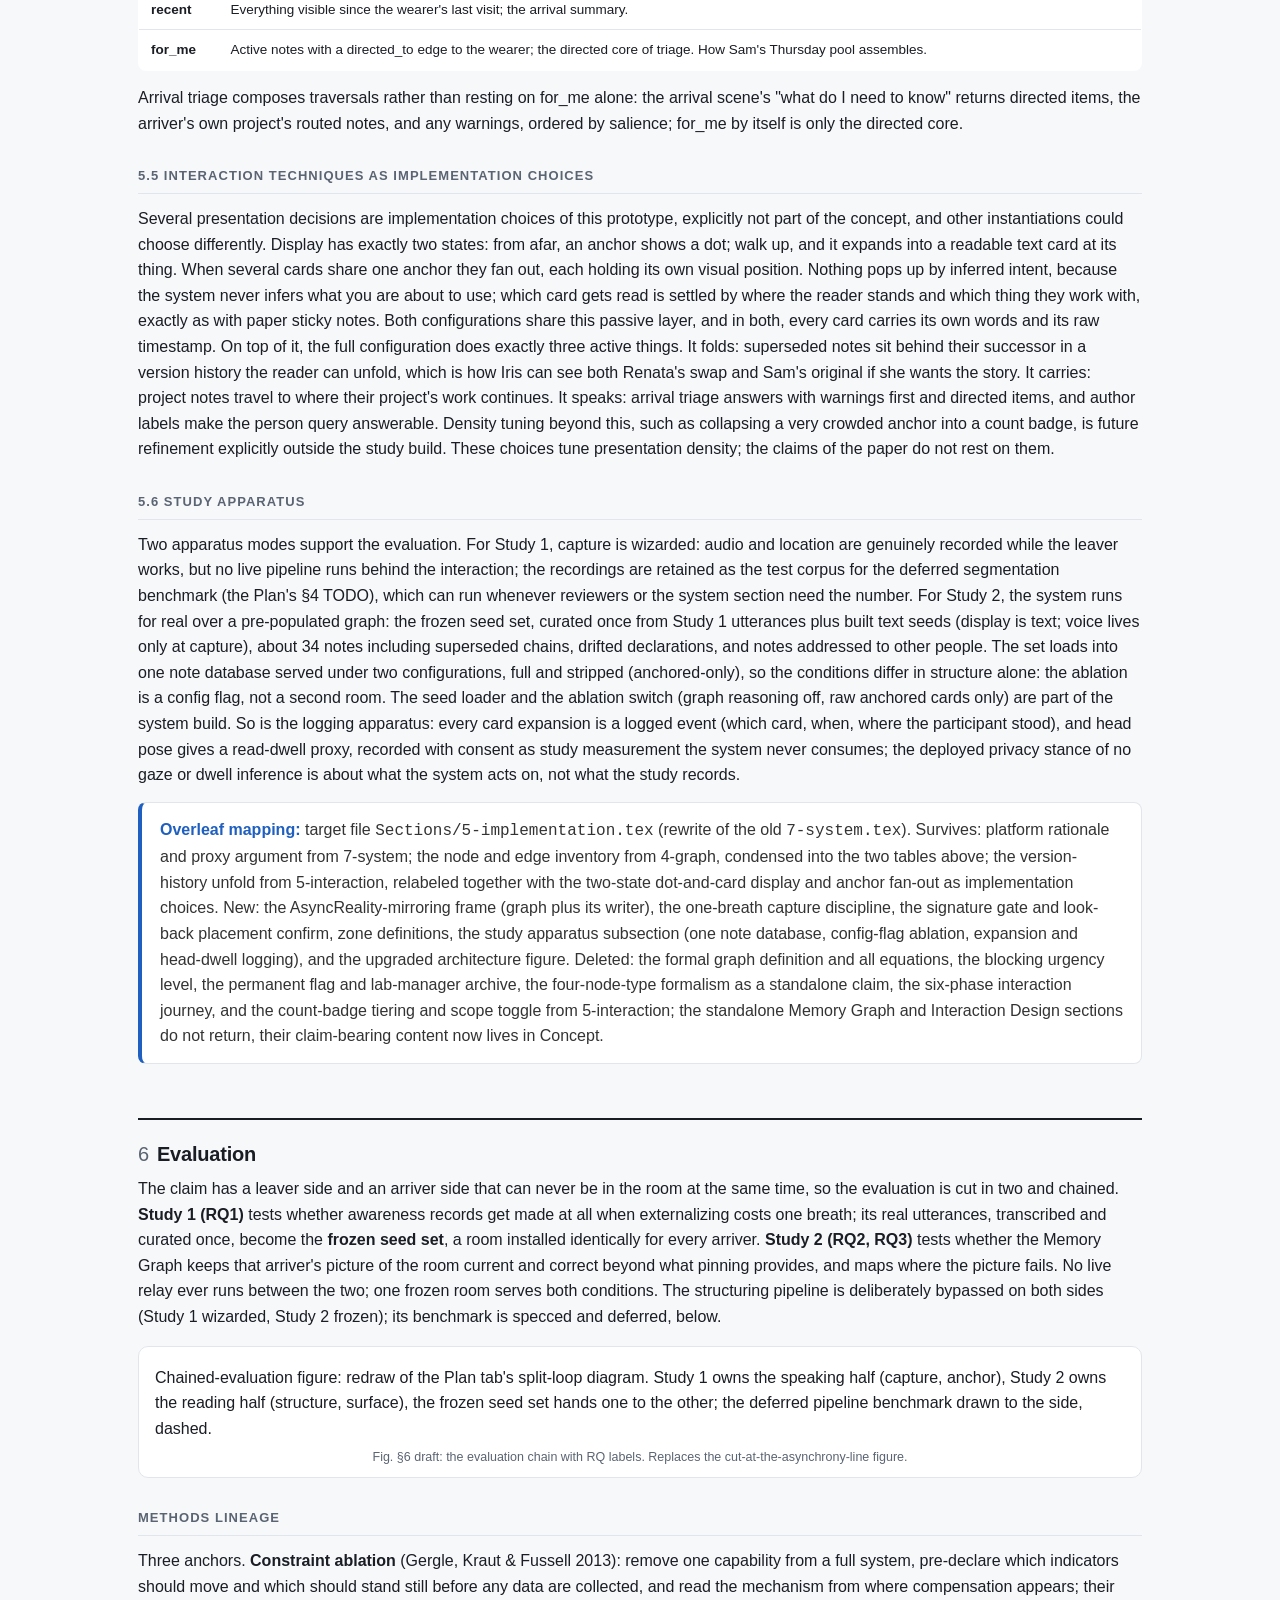
<file: design_doc.html>
<!DOCTYPE html>
<html lang="en">
<head>
<meta charset="UTF-8">
<meta name="viewport" content="width=device-width, initial-scale=1.0">
<title>Spatial Memory: Design Document</title>
<link rel="stylesheet" href="style.css">
</head>
<body>
<nav class="tabs"><div class="tabs-inner">
  <span class="brand">Spatial Memory</span>
  <a href="proposal.html">Proposal</a>
  <a href="design_doc.html" class="active">Full Doc</a>
  <a href="grounding.html">Framing</a>
  <a href="concept.html">Concept</a>
  <a href="plan.html">Plan</a>
  <a href="storyboard.html">Storyboard</a>
  <a href="archive_fulldoc.html">Archive</a>
</div></nav>
<div class="wrap">
<h1>Spatial Memory: Full Design Doc</h1>
<p class="sub">Blueprint for the Overleaf revision. Skeleton: intro, related work, concept, scenario, system, evaluation, discussion. Framing and Concept tabs hold the canonical theory text; Storyboard holds the canonical scenario prose.</p>
<div class="toc">
  <a href="#s1">1 Introduction</a>
  <a href="#s2">2 Related Work</a>
  <a href="#s3">3 Concept</a>
  <a href="#scenario">4 Scenario</a>
  <a href="#s5">5 System</a>
  <a href="#sec-eval">6 Evaluation</a>
  <a href="#s7">7 Discussion</a>
  <a href="#s8">8 Figure Plan</a>
</div>

<div class="hook"><b>The paper in one sentence:</b> the paper claims a shift-shared workspace can carry its own past: it names the setting, <i>sequential copresence</i>, shows that the awareness literature named the past elements of workspace awareness but never operationalized them for a physical, sequentially occupied space <b>(the arriver's questions: how did this come to be in this state, when, who; G&amp;G 2002, Table II)</b>, and answers with one-breath notes as <b>authored feedthrough</b> plus the <b>Memory Graph</b> as awareness maintenance <b>(state, not log: supersession, routing, audience, triage)</b>; the scenario stages each mechanism as a beat <b>(supersession, routing, triage, dependency, and one staged drift failure)</b>; and the two studies split the claim where the setting splits it <b>(RQ1: when saying costs one breath, does it get said; RQ2: does structure keep the newcomer's picture right where pinning does not; RQ3: where does the picture fail)</b>, with the method machinery inherited from the awareness tradition <b>(constraint ablation, dissociation table, compensation signatures; hidden-profile materials retained as instrumentation)</b>.</div>

<h2 id="s1">1 · Introduction</h2>

<p>People who share physical workspaces in shifts, in fabrication labs, design studios, and research labs, rely on those spaces as rich environments for making and thinking, but they are rarely in them at the same time. Every person who walks in faces state changes and dependencies created by people they cannot see: a swapped nozzle, a re-zeroed scale, a rig that must not be touched until tomorrow, and nothing about the room's current appearance announces any of it. The arriver's problem is workspace awareness, the workspace-specific form of situation awareness, in its past tense: what happened here, who did it, when, and what state things are in now. The knowledge exists, in the head of the person who just left; the room does not carry it.</p>

<p>Today the carrying is done by placeless tools: chat channels, shared documents, message threads. Clark and Brennan explain why this arrangement stays quiet. In a co-present, live exchange, the effort of communicating is shared between two parties and paid as the conversation unfolds. In a space that is shared but never occupied at the same moment, there is no partner to share the effort and no exchange to spread it across: the whole cost falls on the author at capture time. To pass on a small observation, the author must switch out of the task, open a channel, name a recipient, and compose in words the context that a gesture at the thing would have carried, all for a payoff that goes to someone else, later, whom the author may never see collect it. When the cost of contributing exceeds what the contribution appears to be worth to the person paying it, silence is the rational choice.</p>

<p>What dies under this cost structure is specific. Encounter-class information, the nozzle is now coarse, the shelf was reorganized, the data stopped logging, is small, situated, and worthless in a channel, yet decisive at the moment a later collaborator encounters the object it concerns. It is not lost to forgetting or indifference; it is lost to a cost structure that makes communicating it locally irrational.</p>

<p>Consider the shared printer. On Monday, Sam swaps a coarse nozzle into the lab's Bambu P2S for a draft run and, without leaving the task, says so in one breath; the note anchors to the printer. The machine already guards its own numbers, temperatures, progress, job state; the note carries the three things the machine cannot say: the intent behind the swap, the permission to swap back, and a pointer to where the fine nozzle sits. On Tuesday, Renata arrives to print fine work. Standing at the printer, she hears the note where it applies, swaps the nozzle back, and speaks a note that supersedes Sam's. Sam chose no recipient and described no referent the place did not already supply; Renata's action and her superseding note complete the exchange, one day late and without either party waiting on the other.</p>

<figure>
  <div class="ph">Teaser figure: the "After the week" tableau. The room at week's end with every stack fanned open: current cards bright, superseded cards gray and peeking out from behind (Sam's Monday calibration card still wearing Iris's green checkmark), the archived envelope card tucked into the rig's history, the old tips note under the warning under the fix. Drawn per the storyboard viz spec, rev 2.</div>
  <figcaption>Fig. 1 draft: the room itself is the record; a week of judgments from five people, state on top, log underneath. NEW; replaces the old Monday-leaver teaser.</figcaption>
</figure>

<p>The positioning claim is a single sentence. The reference account of workspace awareness was built for real-time distributed groupware, people working "at the same time, but from different places" (Gutwin &amp; Greenberg, 2002, p. 413); its own second element table names the awareness of the past, exactly the arriver's questions, how did this artifact come to be in this state, when did that happen, who was here (Table II, p. 422), yet its technique catalogue serves only the present tense (p. 434), the thread was carried on only descriptively and only for digital documents (Tam &amp; Greenberg, 2006), and XR surveys still name the asynchronous case open (Ens et al., 2019; Assaf et al., 2024). The framework even predicts why the sequential case is hard: of the three channels through which awareness information is gathered, watching people work, artifacts giving off state, and talk, only feedthrough survives "a spatial or temporal separation between the artifact and the actor" (pp. 423&ndash;424), and raw feedthrough shows the present without the past: a nudged rig looks calibrated. We call the setting <b>sequential copresence</b>, the same physical environment occupied in sequence, and we answer it by authoring the past into the place: one-breath notes carry the how, when, and who that appearances lack, and the Memory Graph keeps the record true as the room keeps changing, awareness "maintained and kept up to date" made mechanical (p. 416).</p>

<p>The carve follows from the cost analysis. Spatial Memory carries encounter-class information only. Episode-class content, design rationales, weekly plans, decisions that need an audience beyond a place, is composed deliberately, already justifies its channel cost, and stays in the channels and documents that serve it well. We displace nothing that works; we catch what currently falls through.</p>

<h3>Contributions</h3>
<table>
  <tr><th></th><th>Contribution</th></tr>
  <tr><td class="k">C1</td><td>The <b>concept</b>: Spatial Memory, a workspace that carries its own past: one-breath notes as <b>authored feedthrough</b> (intentional content on the one channel that survives the actor's absence), operationalizing the past elements of workspace awareness for physically shared, sequentially occupied spaces, together with the <b>Memory Graph</b>, awareness maintenance made mechanical (supersession, routing, audience, triage; state, not log).</td></tr>
  <tr><td class="k">C2</td><td>A week-long <b>scenario</b> that makes every claim concrete: each beat exercises a graph mechanism, and the failure beat stages exactly the drift the theory predicts (the world changed after the record, and nothing marked it).</td></tr>
  <tr><td class="k">C3</td><td>A working <b>system</b> on Quest 3 as a proxy for lightweight AR glasses, an instantiation of the concept rather than a load-bearing engineering claim.</td></tr>
  <tr><td class="k">C4</td><td>A chained <b>evaluation</b>, a Leaver study feeding a frozen seed set feeding an Arriver study: RQ1, whether awareness gets externalized when saying it costs one breath; RQ2, whether structure keeps a newcomer's picture correct where pinning alone does not, read as a dissociation pattern; RQ3, where the picture fails.</td></tr>
</table>

<div class="hook"><b>Overleaf mapping:</b> targets <code>Sections/1-introduction.tex</code>. Survives from the current draft: the cost paragraph nearly verbatim (one word changes: the effort of <i>communicating</i>, not grounding), the nozzle scene skeleton (Sam/Renata, machine guards its numbers; note carries intent, permission, pointer; Tuesday supersession), and the encounter-class vs. episode-class carve. New: the awareness problem opener (the arriver's questions), the gap paragraph (real-time scope; Table II named but never operationalized; Tam &amp; Greenberg descriptive and digital-only; feedthrough as the only surviving channel), and the rewritten contributions. Deleted: the C&amp;B Table-1 empty-cell positioning paragraph and every three-substitutions / deferred-acceptance phrasing. Phrasing landmines: G&amp;G never say "asynchronous"; the question "what has happened since I was last here?" is not in their paper.</div>

<h2 id="s2">2 &middot; Related Work</h2>
<p>The pivot demands one structural change: a workspace-awareness subsection that the current <code>2-relatedwork.tex</code> does not have. Its spine: Gutwin &amp; Greenberg 2002 as the reference framework (the elements, the three gathering channels); Gergle, Kraut &amp; Fussell 2013 separating situation awareness from conversational grounding (also our method lineage); Tam &amp; Greenberg 2006 carrying the past elements to asynchronous change awareness, descriptively and for digital documents; the XR surveys that still organize around the framework and still name the asynchronous case open (Ens et al. 2019, Sereno et al. 2022, Assaf et al. 2024); and Cidota et al. 2016 as pattern evidence: it recites the past-element vocabulary in its framing, then builds synchronous-only techniques. Grounding remains only where it earns its place: the Clark &amp; Brennan cost ledger as motivation.</p>
<p>The existing subsections on asynchronous XR collaboration, AR annotation, and channels stand; AsyncReality becomes the nearest-system contrast, captured events replayed versus authored state maintained.</p>
<div class="hook"><b>Overleaf mapping:</b> targets <code>Sections/2-relatedwork.tex</code>. Add the awareness subsection above; promote &sect;2.1's existing sentence "Spatial Memory asks what carries that awareness across the temporal gaps of shift work" to that subsection's thesis. All new citations are CrossRef-verified, with the three-layer citation strategy (gap statements from journal surveys; phenomenon importance from ACM systems; Cidota as pattern evidence) in the paper repo: <code>Docs/refs/aug-2026/tableII_recent_engagement.md</code>.</div>

<h2 id="s3"><span class="no">3</span>Concept</h2>
<p class="sub">The thickened concept section: the setting, the graft, the loop, the information served, the Memory Graph as awareness maintenance, and the cost ledger. Mirrors the planned <code>3-concept.tex</code>.</p>

<h3 id="s3-1">3.1 The setting: sequential copresence and the arriver's questions</h3>
<p>People who share physical workspaces in shifts, in fabrication labs, design studios, and research labs, rely on those spaces as rich, structured environments for making and thinking. The workspace is shared and the equipment is shared, but the people are rarely there at the same time. The profile is <b>sequential copresence</b>: the same physical environment, occupied in sequence. Every person who walks in faces state changes and dependencies created by people they cannot see: a swapped nozzle, a re-zeroed scale, a rig that must not be touched until tomorrow. Nothing about the current appearance of the room announces any of this.</p>

<p>The arriver's problem is workspace awareness (Gutwin &amp; Greenberg, 2002), the workspace-specific form of situation awareness (Endsley, 1995), in its past tense: knowing what has happened in the space, who did it, when, and what state things are in now. Gutwin and Greenberg's framework is the reference account, and it was built for real-time distributed groupware: people working "at the same time, but from different places" (p. 413). But the framework's own element tables reach further than its setting. Alongside the present-tense elements (who is here, what are they doing, where), their second element table enumerates the elements of workspace awareness <i>relating to the past</i>. We call these six questions <b>the arriver's questions</b>, and they anchor everything downstream: the note's fields, the encounter design, the dimension table on the Plan tab.</p>

<table>
  <tr><th>Category</th><th>Element</th><th>Question it answers (verbatim, Table II, p. 422)</th></tr>
  <tr><td class="k">How</td><td>Action history</td><td>How did that operation happen?</td></tr>
  <tr><td class="k">How</td><td>Artifact history</td><td>How did this artifact come to be in this state?</td></tr>
  <tr><td class="k">When</td><td>Event history</td><td>When did that event happen?</td></tr>
  <tr><td class="k">Who (past)</td><td>Presence history</td><td>Who was here, and when?</td></tr>
  <tr><td class="k">Where (past)</td><td>Location history</td><td>Where has a person been?</td></tr>
  <tr><td class="k">What (past)</td><td>Action history</td><td>What has a person been doing?</td></tr>
</table>

<p>These are exactly the questions an arriver in a shift-shared lab is asking, and they are the half of the framework that was never built. When the paper turns to interface techniques, it states "We concentrate here on real-time aspects of workspace awareness &ndash; elements that answer the who, what, and where questions" (p. 434). The catalogue that follows (telepointers, radar views, embodiments) works by re-transmitting a live actor across distance, so it has nothing to offer once the actor has left. The thread was picked up once, descriptively: Tam and Greenberg (2006) carried the past elements into a framework of asynchronous change awareness, scoped to documents and digital workspaces. Two decades on, surveys of workspace awareness in XR still organize around the framework and still name the asynchronous case as open (Ens et al., 2019; Assaf et al., 2024). The arriver's questions have never been operationalized as interface techniques for a physically shared, sequentially occupied workspace; that is the slot Spatial Memory fills.</p>

<p>The framework also predicts <i>why</i> the sequential case is hard. Gutwin and Greenberg identify three channels through which awareness information is gathered: watching people work (consequential communication), artifacts giving off state (feedthrough), and talk and gesture (intentional communication). Under "a spatial or temporal separation between the artifact and the actor," they note, feedthrough is left as "the only vehicle for information" (pp. 423&ndash;424). Sequential copresence is the extreme of that observation: the actor is always absent, so of the three channels only feedthrough survives, and raw physical feedthrough shows the present without the past. An artifact's appearance carries no history, no authorship, and no currency: a nudged camera rig looks exactly like a calibrated one, a dryer mid-run looks idle, a re-zeroed scale looks normal.</p>

<figure>
<div class="placeholder">EXISTING FIGURE: the three-channels diagram from the Framing tab (<code>grounding.html</code>). Left panel: the three gathering channels while the actor is perceivable (consequential communication, intentional communication, feedthrough), with groupware's technique catalogue re-transmitting the actor across distance. Right panel: sequential copresence, both actor-borne channels severed, feedthrough the only survivor and carrying the present without the past; the authored-feedthrough box (one-breath notes plus the Memory Graph) added as the fourth channel. Reuse as the paper's positioning figure.</div>
<figcaption>Gutwin and Greenberg's three channels for gathering awareness information. While the actor is perceivable, all three run. In sequential copresence both actor-borne channels are severed: raw feedthrough alone reaches the arriver, carrying the present without the past. Spatial Memory adds a fourth channel, authored feedthrough, and the Memory Graph keeps it true.</figcaption>
</figure>

<p>The setting is unserved in the literature, not empty of occupants. Replay systems stand in it: Asynchronous Reality captures physical events and replays them to a later user, and a long line of AR annotation systems pins notes to places. So does the oldest medium of all: the sticky note on the broken machine is this setting's folk medium, and it has worked for decades. But all of these deliver content without maintaining a picture. A replayed event stream answers "what happened" only by making the arriver watch all of it; a pinned note has no currency, so an "out of PLA" sign outlives its own truth; none of them knows who a note is for, whether it has been superseded, or what state the artifact is in <i>now</i>. Spatial Memory is the sticky note given a memory: state, not log. Why the one person who could fill the gap stays silent today is a cost question, and Clark and Brennan supply that ledger in Section 3.6.</p>

<h3 id="s3-2">3.2 The graft: authored feedthrough</h3>
<p>The loop's theoretical job is a <b>graft</b>. A note's <b>content</b> is intentional communication: deliberate, authored, able to carry intent and dependencies that no artifact's appearance reveals. Its <b>delivery</b> is feedthrough: anchored in the place, it persists after the actor leaves and reaches whoever walks up next, on the only channel that survives the temporal gap. A note is <b>authored feedthrough</b>, and each loop step serves one piece of the graft:</p>
<table>
  <tr><th>Loop step</th><th>Theory job</th><th>Theory link</th></tr>
  <tr><td class="k">Capture</td><td>drive the author-side costs to zero at the moment of encounter</td><td>the cost ledger's design brief: formulation, production, start-up</td></tr>
  <tr><td class="k">Anchor</td><td>graft the utterance onto the channel that survives the actor's absence</td><td>feedthrough: the note persists in the place, like a state the artifact gives off</td></tr>
  <tr><td class="k">Structure</td><td>keep the record true as the room changes</td><td>awareness maintenance (G&amp;G, p. 416); the Memory Graph, Section 3.5</td></tr>
  <tr><td class="k">Surface</td><td>answer the arriver's questions at the thing, at the moment they matter</td><td>how did this come to be in this state, when, who (the past elements)</td></tr>
</table>
<p>Two design ideas do the anchoring work. The note attaches to a place, not a named addressee, so the system removes the addressing effort entirely; and spatial co-location restores deixis across time: the later reader stands where the note was spoken, so an indicative "this one" keeps its referent (p. 145), and the context does not have to be rebuilt from language, the burden Clark and Brennan assign to email readers (p. 143).</p>
<p>One further element goes beyond what any feedthrough could carry. Gutwin and Greenberg exclude future-directed elements from their framework because, unlike past and present information, belief about the future "involves inference, extrapolation, and prediction" and cannot be determined from raw perception (p. 421). An authored note is not bound by perception: "epoxy cures 24 hours, do not sand before Thursday morning" hands the arriver a dependency that no amount of looking at the part reveals. Directed and routed notes are the system reaching past the perceptual bound that raw artifacts cannot cross. Where the arriver's picture can still fail with no one there to ask is not hidden in the design; it is what the cost ledger assigns to the evaluation (Section 3.6).</p>

<h3 id="s3-3">3.3 The loop and the four properties</h3>
<p>Spatial Memory closes a four-step loop. A worker <b>captures</b> a judgment by speaking one sentence in place, at low effort; the system <b>anchors</b> it to the place where it was spoken; the Memory Graph <b>structures</b> it, assigning type, audience, urgency, and any supersession; and when the next person approaches, the place <b>surfaces</b> its current, relevant state. The loop runs the graft directly: capture drives the author-side costs toward zero, anchor grafts the utterance onto feedthrough, structure keeps the record true as the room changes, and surface answers the arriver's questions at the thing. No single step is new; the contribution is closing the loop for situated judgments in shared physical work.</p>

<figure>
<div class="placeholder">EXISTING FIGURE: the four-box loop diagram (Capture, Anchor, Structure, Surface, with the dashed accumulation return arrow) from the Concept tab (<code>concept.html</code>). Reuse for the paper's concept figure.</div>
<figcaption>Capture and anchor by the person leaving; structure and surface for the person arriving; the room accumulates, and the next person speaks too.</figcaption>
</figure>

<p>Four properties follow, each serving one link of the chain. <b>Anchored</b>: notes attach to the place spoken; the place is the feedthrough carrier, what the arriver walks up to, and addressing costs nothing (start-up cost near zero, pp. 143-145). <b>Accumulated</b>: the room builds up over time, from many people and projects; how, when, and who remain answerable behind every current state. <b>Layered</b>: notes differ along audience and urgency, two orthogonal axes, who may see versus when and how loudly; urgency has exactly two levels, info and warning, and nothing blocks. <b>Navigable</b>: the record is versioned, filterable, and traversable, not a pile of pins; the arriver's picture kept small and current, mechanized by the Memory Graph below.</p>

<p><b>Low effort, not no effort.</b> Every note is a deliberate utterance: no ambient inference, no gaze or dwell logging, no telemetry. This is also the line between authoring and capture-and-replay: an authored record can carry intent and dependencies no sensor recovers, and it contains only what someone chose to say. The system removes only the addressing effort, recipient, referent, and app switch, never authorship. That is the privacy stance: capture of chosen speech, not surveillance.</p>

<h3 id="s3-4">3.4 The information it serves</h3>
<p>Spatial Memory does not replace the channels that already work; it catches what those channels price out. <b>Encounter-class</b> information has low value to any single author, high cumulative value to the group, a spatial referent, and no known reader when spoken. Its externalization cost, paid alone for someone else's later benefit, exceeds its apparent worth, so today it goes unsaid. <b>Episode-class</b> messages have a known recipient and bounded content; a channel tool is already the right medium, and Spatial Memory never sees them. This carve is the claim boundary, and the scenario stages its violation: the week's only directed note is an encounter-class observation misaddressed as an episode.</p>
<p>Every note is one of two memory types, defined by two questions: what it is anchored to, and what it outlives.</p>
<table>
  <tr><th>Type</th><th>Anchored to</th><th>Outlives</th><th>Example</th></tr>
  <tr><td class="k">Object memory</td><td>a place</td><td>any project (institutional)</td><td>"0.6 nozzle is in" on the printer</td></tr>
  <tr><td class="k">Project memory</td><td>a project, spanning places</td><td>nothing; dies with the project</td><td>"set the A-capture cameras to 40" follows the project to the rig</td></tr>
</table>
<p>Person and time are not types but queries over the graph, presence and action history asked on demand: whose trail, addressed to whom, since when. A note leaves the record by supersession, by named archive (the creator, a directed recipient, or a resolver leaving their name), or by persistence expiry; there is no bare delete.</p>

<h3 id="s3-5">3.5 The Memory Graph: awareness maintenance made mechanical</h3>
<p>The structuring step is a small typed store, but read against Section 3.1 it is not a data model at all: it is awareness maintenance made mechanical. Gutwin and Greenberg's own characterization of awareness is that "environments change over time, so awareness is knowledge that must be maintained and kept up to date" (p. 416); the graph's job is to keep each arriver's picture of the room current, correct, and scoped to them. Each mechanism carries a theory link.</p>
<table>
  <tr><th>Mechanism</th><th>Job</th><th>Theory link</th></tr>
  <tr><td class="k">Supersedes</td><td>state, not log: a place shows what is true now</td><td>currency: awareness "must be maintained and kept up to date" (G&amp;G, p. 416); the record tracks the room, not the room's history of announcements</td></tr>
  <tr><td class="k">Depends_On</td><td>prerequisites surface first, "read this first"</td><td>read-before-act coupling; a dependency is future-directed information no perception recovers (G&amp;G, p. 421)</td></tr>
  <tr><td class="k">Replies_To</td><td>threads that span days and people</td><td>event and action history: how the current state came to be stays answerable behind it</td></tr>
  <tr><td class="k">Confirmed_by</td><td>one-tap "seen, will comply"</td><td>reverse awareness, for the leaver: the author's picture of whether the note landed; the one move where the arriver speaks back into the record</td></tr>
  <tr><td class="k">Audience</td><td>broadcast, directed, or project; each arriver hears only what is for them</td><td>the readers dimension: one known reader, whoever comes next, or everyone</td></tr>
  <tr><td class="k">Routing</td><td>a project memory follows the work to its next place</td><td>spatial scope: awareness that must arrive somewhere other than where it was spoken</td></tr>
  <tr><td class="k">Triage + salience</td><td>"anything for me?" returns a few ordered items; the rest stays quiet</td><td>a picture small enough to act on: warnings first, relevance next, silence otherwise</td></tr>
  <tr><td class="k">Accumulation + history</td><td>the reviewable record behind every current state</td><td>the history elements: how, when, and who remain answerable after supersession</td></tr>
</table>
<p>Read as maintenance jobs: currency (supersedes), ordering (depends_on), history (replies_to, accumulation), scope (audience, routing, triage), and one return channel (confirmed_by). The value is the graph's position in the loop, not the data model, which a plain table could hold. The hard part is building it from messy in-flow speech. The graph governs all surfacing; the structuring pipeline that writes it, where an LLM proposes and a human signs, belongs to the System section.</p>

<figure>
<div class="placeholder">NEW FIGURE: the Memory Graph as awareness maintenance. The eight mechanisms grouped into their five maintenance jobs (currency: Supersedes; ordering: Depends_On; history: Replies_To, Accumulation + history; scope: Audience, Routing, Triage + salience; return channel: Confirmed_by), each group shown acting on the arriver's picture of the room to keep it current, correct, and scoped to them as the room keeps changing. The section's signature slot is carried by the Framing tab's three-channels figure (Section 3.1); this one shows what maintenance the graph performs.</div>
<figcaption>The graph's job is not storage but maintenance: currency, ordering, history, and scope for the arriver's picture, plus one return channel for the leaver's.</figcaption>
</figure>

<h3 id="s3-6">3.6 The cost ledger</h3>
<p>Clark and Brennan supply the motivation engine. Communication effort is paid against a medium-specific cost structure of eleven costs that shift with the medium (pp. 142-145), and people communicate only what the costs make rational: the ledger explains why encounter-class awareness never gets externalized today, and it specifies what the system must absorb to change that. Under sequential copresence the whole cost of a contribution falls on the author at capture time, for a payoff that goes to someone else, later; when that cost exceeds the note's apparent worth, silence is rational, and the knowledge is lost to a cost structure, not to forgetting. Channels sharpen the point: in media where changing speaker is "a little like starting up a communication from scratch," people "try to do more within a turn" (pp. 144-145), and that composed, effortful message is exactly what prices encounter-class information out. The eleven costs therefore sort into a division of labor: some are the design brief, some become the evaluation's instrument, and some are erased or destroyed by the profile itself. The full per-cost table is canonical on the Framing tab; the ledger condenses as follows.</p>
<table>
  <tr><th>Role</th><th>Costs</th><th>Consequence</th></tr>
  <tr><td class="k">Design brief</td><td>formulation, production, reception, start-up, speaker change</td><td>drive toward zero or the note is never spoken: one breath in place to author, a short text card on the thing it concerns to read, no app, no addressee; Study 1's externalization rate measures whether they actually dropped against a channel baseline</td></tr>
  <tr><td class="k">Evaluation instrument</td><td>understanding, fault, repair</td><td>authored feedthrough and the Memory Graph claim to hold them down without a live partner; Study 2's seeded traps measure where the arriver's picture stays correct and where a misreading slips through with no one there to catch it</td></tr>
  <tr><td class="k">Restored by the profile</td><td>display</td><td>the place itself is the exhibit (p. 145); the evaluation checks the referent is actually recovered</td></tr>
  <tr><td class="k">Erased by the profile</td><td>delay</td><td>without cotemporality, delay costs are nil (p. 144); no design needed</td></tr>
  <tr><td class="k">Destroyed by the profile</td><td>asynchrony (timing)</td><td>timing-based coordination is impossible without overlap (p. 144); the record, not a reply, has to carry the state</td></tr>
</table>
<p>Read as a ledger, delay and asynchrony belong to no design list: the profile erases the first and destroys the second, and the destroyed one is precisely why the record itself, not any exchange, has to carry the state of the room. That job goes to the Memory Graph (Section 3.5); where the record still lets the arriver's picture fail is the boundary the scenario dramatizes, the evaluation measures, and the discussion owns. How the two studies divide the ledger is on the Plan tab.</p>

<div class="hook"><b>Overleaf mapping:</b> targets a rewritten <code>Sections/3-concept.tex</code>; the standalone <code>4-graph.tex</code> and <code>5-interaction.tex</code> are abolished. Survives from the old <code>3-concept.tex</code>: the loop paragraph (3.3), the four properties (rewritten with theory links; the Layered paragraph must drop the blocking urgency level and the three-tier persistence framing in favor of info/warning plus the note lifecycle), the encounter/episode carve and the two-memory-types table with the person-and-time-are-queries paragraph (3.4), and the low-effort stance (3.3). New: the entire 3.1 setting-and-gap subsection with the arriver's-questions table (the six verbatim Table II questions) and the three-channels positioning figure, the graft paragraph and loop-step table (3.2), the theory-link columns throughout, the eight-mechanism Memory Graph table promoted from <code>4-graph.tex</code> as claim-bearing content (3.5) with the Framing tab's severed-channels/authored-feedthrough figure as the signature figure, and the 3.6 cost ledger imported from the Framing tab. Retired with the grounding spine: the substitutions table, the deferred-acceptance fragility paragraph, the extended Table 1 row, the 2x2 positioning figure, and the constraint-restoration figure. Relocated, not dropped: Clark and Murphy 1982 (audience design) and Dillenbourg and Traum 2006 (persistent-medium grounding) move to Related Work or Discussion. Deleted: the graph's node/edge/traversal formalism and the six interaction moments, whose implementation content moves to the System section and whose narrative content is carried by the Scenario.</div>

<h2 id="scenario">4 Scenario</h2>
<p>The scenario is one week in a shared maker lab, told as continuous narrative. It does double duty: it is the coverage proof that every mechanism the Concept section claims actually earns its place in a plausible week of work, and it is the design spec for the Study 2 seed set, because every beat maps to an experimental item. The paper's genre demands this discipline: a concept proposal cannot let its scenario be decorative.</p>

<h3>Setting and cast</h3>
<table>
  <tr><td class="k">Setting</td><td>A shared maker lab: one Bambu P2S printer, a hand-capture rig (a cube frame over the capture bench, one camera at each of its four corners, markerless EasyMocap-style), a shared device shelf, a soldering station, five workstations. Projects share the fixtures; the people rarely overlap in time.</td></tr>
  <tr><td class="k">Sam</td><td>Project A. Seeds the room Monday, offsite until Thursday. The week's central author and its central victim.</td></tr>
  <tr><td class="k">Renata</td><td>Project B. Prints Tuesday and Friday; touches only the printer.</td></tr>
  <tr><td class="k">Priya</td><td>Project D. Needs the shared watch; speaks the week's one segmented breath.</td></tr>
  <tr><td class="k">Dae-ho, Iris</td><td>Dae-ho (Project C) retrieves his box, clips a rig camera, leaves the week's only directed note. Iris, new to Project A, runs the capture Wednesday in Sam's absence.</td></tr>
</table>

<h3>The week</h3>
<p><b>Monday.</b> Sam prepares the Project A capture. He swaps in a 0.6 hardened nozzle and carbon-fiber filament, sets the printer menu and slicer to match, and leaves a note at the printer: the swap is deliberate, swapping back is allowed, the 0.4 is in the tray under the bench. The machine guards its own numbers; only the note carries intent, permission, and a pointer. He files one thought to the project rather than a place: set the A-capture cameras to 40, they come up at 60. He recalibrates the rig, which afterwards looks exactly as it did yesterday, and notes it: "Recalibrated the rig this morning." He clears a stray personal box to the shelf with a note at the empty spot, takes the shared watch with a note at its shelf slot, and leaves, offsite until Thursday: four place-anchored broadcasts, one project note, no recipients named.</p>
<p><b>Tuesday.</b> Renata arrives to print a fine plate; Sam's note is waiting at the machine, answering the arriver's question before she can ask it: how did this come to be in this state. She swaps back to 0.4 and PLA and her sentence stacks on top of his: the printer now shows what is true, history folded beneath. Priya finds the watch's shelf slot empty but answered; she replies into the thread, "Need it Thursday 10am, leaving it on the shelf works." Dae-ho follows the bench-spot note to his box and archives the note as handled; carrying the box, he clips one of the rig's corner cameras. Nothing looks different, but the rig is plainly Sam's setup, so he addresses the owner: "Dae-ho to Sam: clipped one of the rig cameras, looks fine, but you'd know better." Encounter-class information, misaddressed as episode-class. Sam is away until Thursday; the card waits.</p>
<p><b>Wednesday.</b> Iris, new to Project A, asks for Sam's trail and walks his Monday in order, collecting the mount on the way. At the rig, the frame-rate project card surfaces, spoken at the printer, routed to the member doing the work it describes; she sets the frame rate. She reads Sam's calibration note, sees nothing that says anyone has touched the rig, and taps it confirmed. She captures all afternoon, four live views, no warnings, and files a completion report. Four green lights: delivered, read, confirmed with her name on the checkmark, an afternoon of work completed on top of them. Dae-ho's card sits anchored to this same rig, ten feet away, invisible to her by its author's addressing choice. Her picture of the rig is stale: the world changed after Sam wrote, the record that would have corrected her was scoped away from her, and nothing in the room says her picture has drifted. Her data is silently off.</p>
<p><b>Thursday.</b> Sam returns and asks the room the arrival question; triage hands him three cards, and the two that spent Wednesday ten feet apart now sit side by side. He drops the watch on its shelf slot and Priya's request closes without another word: the loop closed across two days, no conversation needed. At the rig, the camera Dae-ho named sits a degree shy of Monday's calibration; he re-runs the board, finds every take skewed, and Iris re-captures on the fresh calibration. The repair lands two days after the fault. Sam freezes the lesson into structure: "Before any capture, re-run the board," confirmed as a Depends_On rule that surfaces before every capture note. He archives Dae-ho's card as handled.</p>
<p><b>Friday.</b> Priya leaves for the weekend talking in one breath: the watch drains fast when logging; the soldering station's USB-C is fraying. The room splits the breath into two cards, an info note at the shelf slot and a warning at the station; at the door she looks back at where they landed and signs the placement with a yes. After lunch the warning reaches Dae-ho ahead of everything at the station, ahead even of the standing tips note; he swaps the cable and his sentence supersedes the warning within four hours, against the two days his own directed card waited. Renata prints one more plate; the printer shows one card, hers, still true, and the nozzle question never enters her mind.</p>

<h3>Beat-to-mechanism trace</h3>
<p>The table below is the section's centerpiece. Each row ties a narrative beat to the mechanism it exercises, to its awareness link, the element of the arriver's picture the beat maintains or the capture cost it removes, and to its experimental twin in the evaluation. Read down the last column and the Study 2 seed set falls out; read down the middle two and the Concept section's claims are each caught in the act.</p>
<table>
  <tr><th>Day</th><th>Beat</th><th>Mechanism exercised</th><th>Awareness link</th><th>Experimental twin</th></tr>
  <tr><td class="k">Mon</td><td>Nozzle note: intent, permission, pointer beyond machine state</td><td>Authored feedthrough at the thing: the note carries what the artifact cannot give off</td><td>Cost ledger: start-up cost cut to one breath at the thing (C&amp;B pp.143&#8211;145, as motivation)</td><td>FACT-1 anchoring control (fact note, expected to survive both configurations)</td></tr>
  <tr><td class="k">Mon</td><td>the camera-settings thought filed to Project A</td><td>Routing; audience declared by project</td><td>Spatial scope: awareness that must arrive somewhere other than where it was spoken</td><td>ROUTE-2 travelling note (authoring side)</td></tr>
  <tr><td class="k">Mon</td><td>"Recalibrated the rig this morning," no expiry</td><td>A declaration authored for its author's purpose; a record the world can outrun</td><td>Artifact-history element that can go stale: the world may change after writing</td><td>DRIFT-family source (a stale declaration in the making)</td></tr>
  <tr><td class="k">Mon</td><td>Box note and watch note at the emptied spots</td><td>Spatial co-location replaces description</td><td>The place supplies the referent; context stands in for description</td><td>Room-noise and control items</td></tr>
  <tr><td class="k">Tue</td><td>Renata swaps back; her sentence stacks on Sam's</td><td>Supersedes: state on top, log beneath</td><td>Currency: awareness must be maintained and kept up to date (G&amp;G, p. 416); state, not log</td><td>CHAIN-1 supersession core (the stripped configuration fans the versions out)</td></tr>
  <tr><td class="k">Tue</td><td>Priya's reply hangs under the watch note</td><td>Replies_To; asynchronous negotiation</td><td>Event history: the thread keeps how-the-state-came-to-be answerable across days</td><td>Not outcome-scored (Replies_To is logged, exploratory, not claimed)</td></tr>
  <tr><td class="k">Tue</td><td>Dae-ho archives the box note as handled</td><td>Lifecycle: named archive, no bare delete</td><td>Keeping the picture small: a handled item leaves surfacing with its handler's name</td><td>Triage demo (archived cards invisible until asked)</td></tr>
  <tr><td class="k">Tue</td><td>The directed card "Dae-ho to Sam" begins its wait</td><td>Audience misdeclared: encounter-class addressed as episode-class</td><td>Mis-scoped awareness: addressed to a person, needed by the place's next arriver</td><td>Addressing probe (E8's place-vs-person reading, measured in the wild in Study 1)</td></tr>
  <tr><td class="k">Wed</td><td>Iris walks Sam's trail</td><td>Person as query over the record; accumulation</td><td>Presence, location, and action history as a query: who was here, and when</td><td>Conduct measure, not outcome-scored</td></tr>
  <tr><td class="k">Wed</td><td>the frame-rate card surfaces at the rig, spoken elsewhere</td><td>Routing fires on member, place, and activity</td><td>Delivery of scoped awareness at its destination</td><td>ROUTE-2 (the routed card met at its destination)</td></tr>
  <tr><td class="k">Wed</td><td>Iris confirms the calibration note and commits</td><td>Confirmed_by: the return channel, reporting reception of a record already drifted</td><td>Reverse awareness for the leaver; the confirm reports reception, not truth</td><td>DRIFT calibration read (registered: confident error on a drifted record)</td></tr>
  <tr><td class="k">Wed</td><td>Four green lights over silently skewed data</td><td>Stale state: the world changed after the note, and nothing in the room says so</td><td>An up-to-date-looking picture that has drifted; an awareness failure, not a reading failure</td><td>DRIFT-family twin (blind trust vs verify-then-act)</td></tr>
  <tr><td class="k">Thu</td><td>Triage pools the two cards for the one permitted reader</td><td>Triage and salience</td><td>Scope and triage: a picture small enough to act on</td><td>Arrival scene (the arrival question at room scale)</td></tr>
  <tr><td class="k">Thu</td><td>Watch returned; request closes wordlessly</td><td>Asynchronous closure: the loop closes across two days without conversation</td><td>The persistent channel finishes what no meeting had to start</td><td>Control item (clean positive, paired against Wednesday's failure)</td></tr>
  <tr><td class="k">Thu</td><td>Repair lands two days late; lesson frozen as read-first rule</td><td>Depends_On: reading order imposed on the place</td><td>Read-before-act coupling: future-directed information no perception recovers (G&amp;G, p. 421)</td><td>ROUTE-1's must-read-before link (the stripped configuration removes the ordering)</td></tr>
  <tr><td class="k">Fri</td><td>One breath becomes two placed cards, signed by a look back</td><td>Segmentation, anchoring, urgency proposal; nothing enters unsigned</td><td>Capture at the cost of a breath: the author-side cost ledger driven down at the moment of encounter</td><td>Deferred pipeline benchmark case (Plan &sect;4 TODO; this utterance anchors the retained test corpus)</td></tr>
  <tr><td class="k">Fri</td><td>Warning outranks the tips note; fixed in four hours vs two days</td><td>Urgency (info vs warning), orthogonal to audience; supersession closes the warning</td><td>Address the place, not the person: the warning reaches whoever walks up next, first</td><td>WARN-1 buried warning (time-to-warning; the four-hours-vs-two-days contrast)</td></tr>
  <tr><td class="k">Fri</td><td>Renata sees one true card; the question never arises</td><td>Supersession holding as state at a glance</td><td>Currency holding: the maintained record keeps the question from arising</td><td>CHAIN control (currency holding; the trap that never fires)</td></tr>
</table>

<h3>Figures</h3>
<figure>
  <div class="placeholder" style="border:2px dashed #999;padding:2.5em 1em;text-align:center;color:#777;">[Figure: week timeline strip. Five day-columns, cards as color-coded chips (blue object, purple project), the directed card waiting above Sam's empty desk with its clock icon from Tuesday to Thursday. Visual encoding locked in storyboard_viz_spec.md rev 2; being redrawn.]</div>
  <figcaption>The week as a timeline: every note's lifetime, and the one card that waits.</figcaption>
</figure>
<figure>
  <div class="placeholder" style="border:2px dashed #999;padding:2.5em 1em;text-align:center;color:#777;">[Figure: "After the week" tableau. The room with every stack fanned open: current cards bright, superseded cards gray peeking from behind, Sam's calibration card still wearing Iris's green checkmark, Dae-ho's envelope card tucked into the rig's history, the tips note under the warning under the fix. Encoding per storyboard_viz_spec.md rev 2; being redrawn.]</div>
  <figcaption>The room, remembered: state on top, log underneath, nothing deleted.</figcaption>
</figure>

<div class="hook"><b>Overleaf mapping:</b> targets a rewritten <code>Sections/4-scenarios.tex</code> (renumbered from <code>6-scenarios.tex</code>, now immediately after Concept). Nothing survives from the old three-day Jesse/Vasco/Taeyoung narrative or its bed-calibration and marker-set beats; those story versions are superseded. New: the five-day maker-lab week in prose, the beat-to-mechanism trace table (which doubles as the Study 2 seed-design spec and should be cross-referenced from the Evaluation section), and the two figures above. Deleted: the old scenario's standalone concept commentary; every claim-bearing aside now lives in <code>3-concept.tex</code>, and the scenario cites mechanisms rather than re-arguing them. The trace table that ships is the relinked version above: awareness links in place of the retired media-constraint column, and the Study 2 item families (FACT, CHAIN, DRIFT, ROUTE, WARN, TRACE) in place of the old trap names.</div>

<h2 id="s5">5 &middot; Implementation</h2>

<p>The system section is an instantiation, not a load-bearing engineering claim: it shows that the loop the Concept section argues for can actually run on hardware people can wear today. Its technical core mirrors AsyncReality's Causality Graph. Where Fender and Holz's graph makes replayed events causally coherent for a later viewer, the Memory Graph keeps accumulated utterances current and answerable for a later arriver; and where their graph is written by event capture, ours is written by a structuring pipeline that turns one breath of speech into typed, linked, placed, signed cards. The graph governs surfacing; the pipeline is its writer; the LLM appears only inside the pipeline, as a proposer whose every output a human confirms.</p>

<h3>5.1 Platform and anchors</h3>

<p>The prototype runs on Meta Quest 3 in passthrough, built in Unity with the Meta XR SDK, as a functional proxy for lightweight AR glasses: the target form factor has position tracking and audio I/O but no outward-facing task cameras, and AsyncReality established the same proxy precedent. Shared spatial anchors persist across sessions and users, so a card placed on Monday is world-locked in the same spot on Wednesday for a different wearer. Places are represented as named zones, volumes bound to anchors and labeled once at setup (printer, capture bench, device shelf, soldering station); a note anchors to the zone the speaker stands in, and the words name the thing. The system is SLAM-only by design: no object recognition, no scene understanding. The camera is a locator, not an observer. Objects enter the record by being named in the utterance (the P2S, the watch, camera three of the rig), which keeps the sensing burden minimal and the privacy posture defensible.</p>

<h3>5.2 Capture</h3>

<p>Capture is the headset microphone plus cloud speech-to-text. The interaction is hold-to-speak: press, say the note while continuing to work, release. The design target is the one-breath discipline from the scenario: Priya's single Friday utterance about the shelf and the soldering iron is the intended unit of input, one uninterrupted spoken span, produced without leaving the task. Everything downstream exists so that this one breath is enough; the speaker never types, files, or addresses anything by hand unless they choose to override a proposal.</p>

<h3>5.3 The structuring pipeline</h3>

<p>The pipeline is where the LLM lives, and it lives there strictly as a proposer. It performs three proposal steps over the transcript. Segmentation: one breath may contain more than one note; Priya's utterance becomes two proposed cards, a shelf restock info card and a soldering-station warning card, each with its own anchor. Metadata proposal: for each segment the LLM proposes an anchor zone (from the speaker's position and named referents), an audience (broadcast, project, or directed), and an urgency level (info or warning). Link inference: correction language ("actually," "swapped back," "ignore the earlier note") proposes a Supersedes edge; prerequisite language ("before you print," "read this first") proposes Depends_On; reference language ("about Sam's note," "re the watch") proposes Replies_To.</p>

<p>None of these proposals takes effect on its own. Every card and every link is shown back to the speaker for confirmation, and nothing enters the shared record unsigned: the confirmed card carries its author's name as a signature, which is what later makes a named archive and a Confirmed_by acknowledgment meaningful acts by identifiable people, and what keeps the who of the arriver's questions answerable at all. Anchor confirmation uses a look-back placement confirm: the proposed card renders in place at its proposed anchor, the speaker glances at it, and a single tap accepts, or a drag relocates it. The Friday beat depends on exactly this step; Priya's look-back is the moment the warning becomes anchored where Dae-ho will walk four hours later.</p>

<figure>
<div style="border:1.5px dashed #b9c2cf; border-radius:8px; padding:56px 24px; text-align:center; color:#5b6472; font-style:italic;">[Upgraded architecture figure: the loop's four stages mapped onto components, Memory Graph at center]</div>
<figcaption><b>Figure spec (upgrade of the v3 architecture SVG).</b> Four loop stages left to right: <b>Speak</b> (mic + STT, the one-breath capture), <b>Structure</b> (the LLM proposer: segmentation, metadata proposal, link inference), <b>Store</b> (the Memory Graph, drawn at center as the system's core), <b>Surface</b> (traversal queries and salience feeding the headset renderer). Between Structure and Store sits a visually distinct <b>human signature gate</b>: proposals flow in from the left, only confirmed, signed cards pass through to the graph. Return arrows from Surface to Speak close the loop (a surfaced card prompts a reply or supersession). Annotation on the gate: "nothing enters the shared record unsigned." The graph box lists its edge families; the LLM box is labeled "proposer only" and has no arrow into Surface: the graph governs surfacing, the LLM only feeds the graph.</figcaption>
</figure>

<h3>5.4 Graph store and surfacing</h3>

<p>The store is a directed typed graph, synchronized across users through a cloud backend and summarized below without formalism.</p>

<table>
<tr><td class="k">Nodes</td><td>Note cards (signed, transcribed, anchored); zones; people (as authors, addressees, confirmers); projects. Two memory types only, object and project, defined by what a note is anchored to and what it outlives; person and time are queries over the graph, not node types.</td></tr>
<tr><td class="k">Structural edges</td><td>Anchored_to (note to zone), left_by (note to person), directed_to (note to person, the routing case), part_of (note to project).</td></tr>
<tr><td class="k">Semantic edges</td><td>Supersedes (correction, version currency), Depends_On (prerequisite ordering, read-first), Replies_To (threading), Confirmed_by (acknowledgment, makes reception visible; reverse awareness, for the leaver).</td></tr>
<tr><td class="k">Attributes</td><td>Audience (who may see) and urgency (when and how loudly), orthogonal axes. Urgency has exactly two levels, info and warning; there is no blocking level anywhere in the system.</td></tr>
<tr><td class="k">Salience</td><td>Surfacing order combines recency, urgency, dependency ordering (a Depends_On target surfaces before its dependent), and version resolution (a superseded note is hidden behind its successor).</td></tr>
<tr><td class="k">Lifecycle</td><td>A note leaves default surfacing by supersession, by named archive (the creator, the directed recipient, or a resolver who leaves their name), or by persistence expiry. There is no bare delete; the record is append-mostly and every removal has an author.</td></tr>
</table>

<p>Surfacing is query execution. The five traversals are the complete retrieval vocabulary:</p>

<table>
<tr><td class="k">notes_at</td><td>All visible, active notes anchored to the current zone, salience-ordered. The default encounter mode; runs continuously as the wearer moves, feeding the passive dot layer of &sect;5.5, never auto-expanded cards.</td></tr>
<tr><td class="k">trail</td><td>One person's notes in temporal order with their anchors; walked physically. Iris's Wednesday onboarding.</td></tr>
<tr><td class="k">thread</td><td>The closure of a note over Replies_To and Supersedes edges; a conversation reconstructed across places and days. Priya's watch negotiation.</td></tr>
<tr><td class="k">recent</td><td>Everything visible since the wearer's last visit; the arrival summary.</td></tr>
<tr><td class="k">for_me</td><td>Active notes with a directed_to edge to the wearer; the directed core of triage. How Sam's Thursday pool assembles.</td></tr>
</table>

<p>Arrival triage composes traversals rather than resting on for_me alone: the arrival scene's "what do I need to know" returns directed items, the arriver's own project's routed notes, and any warnings, ordered by salience; for_me by itself is only the directed core.</p>

<h3>5.5 Interaction techniques as implementation choices</h3>

<p>Several presentation decisions are implementation choices of this prototype, explicitly not part of the concept, and other instantiations could choose differently. Display has exactly two states: from afar, an anchor shows a dot; walk up, and it expands into a readable text card at its thing. When several cards share one anchor they fan out, each holding its own visual position. Nothing pops up by inferred intent, because the system never infers what you are about to use; which card gets read is settled by where the reader stands and which thing they work with, exactly as with paper sticky notes. Both configurations share this passive layer, and in both, every card carries its own words and its raw timestamp. On top of it, the full configuration does exactly three active things. It folds: superseded notes sit behind their successor in a version history the reader can unfold, which is how Iris can see both Renata's swap and Sam's original if she wants the story. It carries: project notes travel to where their project's work continues. It speaks: arrival triage answers with warnings first and directed items, and author labels make the person query answerable. Density tuning beyond this, such as collapsing a very crowded anchor into a count badge, is future refinement explicitly outside the study build. These choices tune presentation density; the claims of the paper do not rest on them.</p>

<h3>5.6 Study apparatus</h3>

<p>Two apparatus modes support the evaluation. For Study 1, capture is wizarded: audio and location are genuinely recorded while the leaver works, but no live pipeline runs behind the interaction; the recordings are retained as the test corpus for the deferred segmentation benchmark (the Plan's &sect;4 TODO), which can run whenever reviewers or the system section need the number. For Study 2, the system runs for real over a pre-populated graph: the frozen seed set, curated once from Study 1 utterances plus built text seeds (display is text; voice lives only at capture), about 34 notes including superseded chains, drifted declarations, and notes addressed to other people. The set loads into one note database served under two configurations, full and stripped (anchored-only), so the conditions differ in structure alone: the ablation is a config flag, not a second room. The seed loader and the ablation switch (graph reasoning off, raw anchored cards only) are part of the system build. So is the logging apparatus: every card expansion is a logged event (which card, when, where the participant stood), and head pose gives a read-dwell proxy, recorded with consent as study measurement the system never consumes; the deployed privacy stance of no gaze or dwell inference is about what the system acts on, not what the study records.</p>

<div class="hook"><b>Overleaf mapping:</b> target file <code>Sections/5-implementation.tex</code> (rewrite of the old <code>7-system.tex</code>). Survives: platform rationale and proxy argument from 7-system; the node and edge inventory from 4-graph, condensed into the two tables above; the version-history unfold from 5-interaction, relabeled together with the two-state dot-and-card display and anchor fan-out as implementation choices. New: the AsyncReality-mirroring frame (graph plus its writer), the one-breath capture discipline, the signature gate and look-back placement confirm, zone definitions, the study apparatus subsection (one note database, config-flag ablation, expansion and head-dwell logging), and the upgraded architecture figure. Deleted: the formal graph definition and all equations, the blocking urgency level, the permanent flag and lab-manager archive, the four-node-type formalism as a standalone claim, the six-phase interaction journey, and the count-badge tiering and scope toggle from 5-interaction; the standalone Memory Graph and Interaction Design sections do not return, their claim-bearing content now lives in Concept.</div>

<h2 id="sec-eval"><span class="no">6</span>Evaluation</h2>

<p>The claim has a leaver side and an arriver side that can never be in the room at the same time, so the evaluation is cut in two and chained. <b>Study 1 (RQ1)</b> tests whether awareness records get made at all when externalizing costs one breath; its real utterances, transcribed and curated once, become the <b>frozen seed set</b>, a room installed identically for every arriver. <b>Study 2 (RQ2, RQ3)</b> tests whether the Memory Graph keeps that arriver's picture of the room current and correct beyond what pinning provides, and maps where the picture fails. No live relay ever runs between the two; one frozen room serves both conditions. The structuring pipeline is deliberately bypassed on both sides (Study 1 wizarded, Study 2 frozen); its benchmark is specced and deferred, below.</p>

<figure>
  <div class="ph">Chained-evaluation figure: redraw of the Plan tab's split-loop diagram. Study 1 owns the speaking half (capture, anchor), Study 2 owns the reading half (structure, surface), the frozen seed set hands one to the other; the deferred pipeline benchmark drawn to the side, dashed.</div>
  <figcaption>Fig. &sect;6 draft: the evaluation chain with RQ labels. Replaces the cut-at-the-asynchrony-line figure.</figcaption>
</figure>

<h3>Methods lineage</h3>
<p>Three anchors. <b>Constraint ablation</b> (Gergle, Kraut &amp; Fussell 2013): remove one capability from a full system, pre-declare which indicators should move and which should stand still before any data are collected, and read the mechanism from where compensation appears; their main experiments also ran at a single point well above threshold rather than walking a parametric ladder, the precedent for our one-setting-per-cell rule. <b>Process over outcome</b> (Monk &amp; Watts): people compensate, so outcome alone is insensitive; the compensation behaviors themselves are predictions, one per item family. <b>Hidden-profile construction as instrumentation</b> (Convertino et al.): planted situations with scriptable correct actions, severity pilot-calibrated toward the 36&ndash;46 percent success band so no item floors or ceilings, and misreadings located behaviorally in the action log rather than by self-report. Ambiguity is always situational, a world that changed after the leaver departed, never artificially vague wording. A solo arriver is the honest configuration: a live partner would smuggle same-time interaction back into the setting under test.</p>

<h3>Study 1: the leaver (RQ1)</h3>
<p>Eight to ten participants, within subject, two visits at least a day apart, counterbalanced: one visit speaking in place (wizarded capture), one with phone and the lab Slack; both visits wear the headset, so device burden is constant and only the channel differs. Each visit is about forty minutes of real lab work under mild time pressure. Cover story: morning shift, an unknown afternoon successor; recording is never mentioned; externalizing stays optional and slightly costly, as in life. Nine planted situations per visit (isomorphic A/B sets), typed caused / given / discovered, each mapped in advance onto the Study 2 item it feeds (the plain facts, the correction pair at the core of a pile-up, the stale-able declarations, the routed dependency, the warning), plus the addressing probe and the carve control that should stay on Slack in both arms.</p>
<p>Measures, four. <b>Externalization:</b> said fully, partly, or not, with an exit walkthrough ("show me what you noticed") separating did-not-notice from noticed-and-stayed-silent; only the latter counts. <b>Completeness:</b> every said record coded for the four elements an arriver needs, its thing, its place, its time anchor, and who it is for; the registered prediction is that channel messages, composed later at the door, lose place and time, and this coding doubles as seed quality control, since a record missing its referent cannot become a card. <b>Placement:</b> spoken at the thing in the moment versus batched into one composed message at the end of the visit, a discrete video-coded signature. <b>Cost:</b> time away from the task, word counts, NASA-TLX. Handover: recordings transcribed and curated once into text cards on the note schema, one build sheet for the ~34-card room; classes the participants under-produce are written as text and logged as built; the raw audio is retained as the deferred benchmark's corpus.</p>

<h3>The pipeline benchmark (deferred)</h3>
<p>Not load-bearing for a concept paper, and bypassed by design in both studies; specced and deferred. When the number is needed: run the writer offline over the retained Study 1 corpus against two coders' gold labels, reporting segmentation boundary accuracy, object-versus-project filing, anchor proposal, audience and urgency proposal, link inference (supersession, replies), capture-to-card latency, and, because nothing enters the shared record unsigned, the correction rate per card, the edits a human must make before signing. Anchoring reliability on Quest&nbsp;3 (does a card resurface in the right spot across sessions and relocalizations) moves into piloting.</p>

<h3>Study 2: the arriver (RQ2, RQ3)</h3>
<p>Sixteen new participants, one visit each, cast as a newcomer taking over the Rig project mid-week; two groups of eight, between subjects, because a planted situation teaches its lesson on first contact and a second room cannot un-teach it. Both groups walk into the same frozen room, about 34 text cards with every note-schema field filled; the ablation is a configuration flag over one note database. The passive layer is shared: cards are world-anchored, a dot from afar, an expanded text card on approach, fanned out where several share an anchor, and nothing is ever surfaced by guessed intent. The <b>full</b> version adds exactly three active behaviors, it folds superseded cards behind the current one, carries project notes to where their project's work continues, and speaks (arrival triage, warnings first, directed items), plus author labels and the person query; the <b>stripped</b> version is the passive layer alone. Pinning already works at the thing; everything beyond pinning is what is on trial, and the registered tie on the plain-reading items is what shows the differences come from the graph.</p>
<p>Difficulty is set by five countable dials: records piled on one spot, unrecorded changes after the last record, benches between saying and needing, projects sharing a zone, and authors interleaved; time splits into pile-up and drift on purpose, because many records and a moved-on world are different problems. Crossing the dials with the graph's mechanisms yields seven crossings that genuinely strain something, and the ten scored items plus the arrival scene instantiate exactly those seven, each at one realistic difficulty setting. Families and their pre-registered predictions: <b>plain reading</b> (tie; the control and the fairness check), <b>pile-up</b> (supersession; wrong walks and card-shuffling expected in the stripped group), <b>world-moved-on</b> (drift; the full version converts blind trust into verify-then-act, and the stripped group errs confidently, because nothing in a pinned note says it aged), <b>wrong bench</b> (routing and audience; the stripped group never meets the note, and path data shows it), <b>buried warning</b> (triage; time-to-warning stretches when reading order follows space), <b>who-did-this</b> (authorship; unattributed text gives "who" nothing to stand on). The failure map that answers RQ3 is read from the error types and the compensation signatures per crossing.</p>
<p>Measures in three layers. <b>Outcomes:</b> each item's action against a correct-action script written before piloting, on the four-step scale (skipped it; never found what it referred to; found it but read it wrong; got it), two blind coders, families pooled, no single-cell significance chasing, error types kept. <b>Process:</b> consulted-before-acting, navigation path, wasted work (re-checking settled things, extra walking, questions to the experimenter), arrival coverage and precision, time-to-warning; consultation evidence layered as expansion logs, head-dwell proxy, the wizard's live sheet, and video, with head pose recorded by the study as measurement while the system never consumes it. <b>Debrief:</b> cued, item by item over the seven families, four questions each (what did you conclude, how did you decide, which cards did you use, how sure are you), feeding the understood-for-the-right-reason coding and the registered calibration read of confidence against correctness. Plus NASA-TLX and a late, empty "anything for me?" trust probe. If pilot effects run small, the pre-set rule is to grow to twelve per group before concluding. Deliberately not run, and said so in the paper: parametric ladders, an author ladder beyond the who-did-this contrast, a third arm, deployment, and Replies_To or Confirmed_by as claims (Confirmed_by usage is logged, exploratory).</p>
<p>The pre-registered dissociation table, families by predicted movement with the plain-reading row standing still, is the evaluation's summary figure; its filled-in version is the paper's figure of record for RQ2.</p>

<div class="hook"><b>Overleaf mapping:</b> target <code>Sections/6-evaluation.tex</code> (renumbered from <code>8-evaluation.tex</code>; single file). Canonical spec: the Plan tab, mirrored here in academic register. Survives from the current draft: the chained no-live-relay logic, the Study 1 logistics (cover story, wizarded capture, encounter table), the one-frozen-room discipline, two-coder exit coding, the 36&ndash;46 percent severity band, the escalate-to-twelve rule. New: the RQ1&ndash;RQ3 structure (pipeline unnumbered and deferred), the five dials and the mechanism-by-dial derivation of the task list, the seven item families plus arrival scene with per-family predictions and compensation signatures, four-element completeness coding in Study 1, the note schema and build sheet, layered consultation evidence with the privacy-versus-measurement distinction, and the cued item-by-item debrief with the confidence-calibration read. Deleted: speaker/addressee-half framing, the fact-versus-inference seed taxonomy, T-codes, the ladder rung "grounded" and paraphrase probes, and RQ3-as-pipeline. Add in tex: an inter-rater reliability statement (kappa) for both codings.</div>

<h2 id="s7">7 · Discussion (+ Related Work deltas)</h2>

<h3>The drift limit: what authored feedthrough cannot know</h3>
<p>Authored feedthrough carries exactly what the author knew and said at act time; the world keeps changing after the note is signed. The Memory Graph maintains currency against authored change: when a later note contradicts an earlier one, supersession folds the record into its current state. What it cannot do is maintain currency against unauthored change. A note that was true when spoken and false when read is the drift cell of the evaluation (E8's nudged stand, the two DRIFT items), and it is the week's Wednesday, stated exactly: Iris confirms the calibration note and still captures with the data feed silently off; the repair arrives Thursday, two days late, as a pooled triage rather than a next turn. Read under awareness, Wednesday is not a failure of mutual belief; it is stale state, an awareness failure. Iris's four green lights (delivered, read, confirmed, completion report) show the note was delivered, read, and confirmed; none of them can show that the world still matches it. The evaluation reports the drift honestly: RQ3's failure-mode read names which cells break and how (stale, superseded, routed, warning-order), and the world-moved-on items test whether a visible timestamp and the trail of later activity convert blind trust into verify-then-act. Whether drift is a residual failure rate to engineer down or the in-principle boundary of any authored-record medium is the verdict the studies deliver; either answer is a contribution.</p>

<h3>The unwitting author</h3>
<p>The drift limit has an intake face. Capture is deliberate utterance: nothing enters the shared record unsigned, and nothing is recorded that was not spoken to the system. Authored feedthrough therefore restores only what passes through intentional externalization, and consequential communication, the awareness a working body gives off for free, has no authored substitute: the author must first know they acted. A person who changes the world without knowing it, who nudges a fixture or borrows a cable and thinks nothing of it, writes nothing, and the room stays silent about the change. The nudged rig is exactly the severed consequential channel of the Framing tab's figure, and no note can reopen it. This is a stated boundary of the concept, not a flaw of the system: Spatial Memory covers what people know they know and are willing to say; declining ambient change detection is choosing the authored-feedthrough channel deliberately, with the privacy stance attached, because ambient detection belongs to a different, surveillance-adjacent design space we decline.</p>

<h3>Room versus whiteboard</h3>
<p>Dillenbourg and Traum's persistent whiteboard, one task, one surface, one hour, is prior evidence that a shared artifact can carry coordination across time. But a persistent surface is a log, and awareness is "knowledge that must be maintained and kept up to date" (G&amp;G, p. 416). A multi-project room across weeks changes the economics. Persistence alone yields accumulation without relevance; every visitor would face everyone's residue. The pile-up, crowding, and voices dials of the Plan tab's matrix name exactly what breaks at that scale. This is why the medium needs the graph: Triage's purpose-relative salience, Audience scoping, and Supersedes pruning are what make persistence survive scale; maintenance is what turns a surface into a state. The whiteboard result predicts fact notes travel well and inference notes travel poorly, which is exactly the fact-as-control, inference-as-trap prediction Study 2 tests, pre-declared under RQ2 and read for failure modes under RQ3.</p>

<h3>What the room accumulates</h3>
<p>By Friday the room holds two layers. On top is maintained state: what is in what condition now, one current card per fact, kept current by supersession. Behind it is history: how each thing came to be so, the how, when, and who of the arriver's questions, traversable through folded versions, timestamps, and trails, and never in the way of the current picture. The third and most interesting deposit belongs to neither layer. Thursday's lesson, frozen as a Depends_On read-first rule on the rig, is a future-directed element, the kind G&amp;G exclude because belief about the future takes inference rather than perception (p. 421), hardened into structure: the team's hard-won procedure becomes a structural property of the place that binds arrivers who never met the people who learned it. Convertino et al.'s common-ground measures survive here as instrumentation lineage for the evaluation, not as a frame the concept needs.</p>

<h3>The addressing default</h3>
<p>The week argues for a default: address the place, not the person. The setting's signature reader is unknown-next (dimension D2): a place-addressed note is addressed to whoever the workspace makes it relevant to, which is what E8's place-versus-person probe measures in the wild and what E9's carve-out protects. Dae-ho's only directed note misaddresses an encounter-class fact as an episode-class message and waits two days; Priya's broadcast warning at the soldering station reaches him in four hours. Directed notes remain correct for genuinely episode-class content; the design's position is that the system suggests the addressing, via Routing and audience proposal, and the human decides at signing.</p>

<h3>Privacy stance, recapped</h3>
<p>No passive capture, no ambient recording, no bare delete: every removal carries a name. Every card is an authored, signed utterance; the camera serves as locator, not recorder; trail visibility defaults to direct collaborators with broader access opt-in. The lifecycle rule that archiving requires a name (creator, directed recipient, or resolver) keeps accountability symmetric with authorship. One scoping decision belongs here. G&amp;G Table II's presence and location history column asks "Who was here, and when?" and "Where has a person been?", and it is the privacy-sensitive column of the framework. Spatial Memory answers it only at authored granularity: the person query and the trail traverse signed acts, never sensed movement, so "who was here" means "who signed something here," and continuous presence tracking stays out of scope for exactly the reasons this stance names.</p>

<h3>Related Work deltas</h3>
<table>
<tr><td class="k">Spine</td><td>The awareness subsection replaces Grounding as the spine of 2-relatedwork.tex, built in three layers: the gap via journal surveys (Assaf et al. 2024 primary, read its async section before citing; Ens et al. 2019 and Sereno et al. 2022 as secondary confirmations); the phenomenon's importance via ACM systems and studies (Fender and Holz 2022 as the nearest system, positioned on the captured-versus-authored and log-versus-state deltas; Chow et al. 2019; VRGit 2023; Irlitti et al. 2024); and the pattern evidence of Cidota et al. 2016, which recites the past-element vocabulary in its framing and then builds synchronous-only techniques: everyone can recite the past elements, nobody builds them.</td></tr>
<tr><td class="k">Lineage</td><td>The gap statement carries one lineage sentence: G&amp;G 2002 named the past elements but operationalized only the present tense (p. 434); Tam and Greenberg 2006 carried them to asynchronous change awareness, descriptive only, for digital documents and 2D workspaces; the 2019 to 2024 surveys still name the asynchronous case open; nobody brought the past elements back to physical space as interface techniques.</td></tr>
<tr><td class="k">Position</td><td>AsyncReality is captured-and-replayed; Spatial Memory is authored-and-maintained. That single contrast does the positioning work.</td></tr>
<tr><td class="k">Demote</td><td>The Grounding subsection demotes to the cost-ledger motivation role; acceptance and mutual-belief citations come out.</td></tr>
<tr><td class="k">Cut / move</td><td>Schober and Clark 1989: cut, or move to a study-design footnote if the arriver-scoring instrument still wants it; the arriver is an awareness consumer, not a nonaddressee in a conversation.</td></tr>
<tr><td class="k">Check</td><td>Audience design must cite Clark and Murphy 1982, not Clark and Brennan.</td></tr>
<tr><td class="k">Remove</td><td>Any residual mention of a blocking urgency level; urgency has two levels, info and warning.</td></tr>
<tr><td class="k">Bib debt</td><td>Tam and Greenberg 2006, Assaf 2024, Ens 2019, Chow 2019, VRGit 2023, Sereno 2022, Cidota 2016, and Irlitti 2016/2024 still need entries; DOIs are CrossRef-verified in <code>tableII_recent_engagement.md</code>. Already in reference.bib: gergle2013, gutwin2002, endsley1995, fender2022causality.</td></tr>
</table>

<div class="hook"><b>Overleaf mapping:</b> Target file: <code>Sections/7-discussion.tex</code> (renumbered from <code>9-discussion.tex</code>), with the delta edits landing in <code>Sections/2-relatedwork.tex</code>. Survives from the old file: the boundary subsection (rewritten as the drift limit: what authored feedthrough cannot know), the alternative-lenses subsection (stigmergy, distributed cognition, common information spaces; these lenses are, if anything, closer cousins of awareness than of grounding), the privacy subsection (tightened to the signed-card and named-archive stance, now also stating the presence-history scoping), and the limitations and future work material. New: the unwitting author (the drift limit's intake case), room-versus-whiteboard (Dillenbourg and Traum; persistence alone is not awareness maintenance), what-the-room-accumulates, and the addressing-default verdict. Deleted: the lifecycle-management subsection's community-curation speculation (superseded by the named-archive lifecycle in Concept) and any framing that defends two theory spines: awareness is the spine, Clark and Brennan is costs only.</div>

<h2 id="s8">8 · Figure Plan</h2>

<p>The paper needs twelve visual assets: seven figures and five paper tables (the arriver's-questions table is small, and the mechanism-by-dial matrix may typeset as either table or figure). Each row below names the target section in the new skeleton, the asset, its status relative to existing material (EXISTS reuse as-is, EXISTS upgrade, or NEW), where its source or specification lives, and its priority. Priority P1 assets carry a claim and block submission; P2 assets support a claim; there are no decorative figures. The P1 set after the pivot: the teaser tableau, the channel figure, and the week strip. Where the storyboard visual-encoding rules (locked 2026-08-06, rev 2, in <code>Docs/refs/aug-2026/storyboard_viz_spec.md</code>) apply, the final column names which rules the asset must obey, so the teaser, the week strip, and every storyboard panel stay mutually legible under one legend.</p>

<table>
  <tr>
    <th>Section</th><th>Figure</th><th>Status</th><th>Source or spec</th><th>Priority</th><th>Viz-encoding rules that apply</th>
  </tr>
  <tr>
    <td class="k">1 Intro</td>
    <td><b>Teaser: "After the week" fanned-open tableau.</b> The room at Friday close with every stack fanned open: current cards bright, superseded cards gray peeking from behind (Sam's Monday calibration card still wearing Iris's green checkmark), archived cards tucked into histories (Dae-ho's envelope card), the standing tips note under the warning under the fix. The caption registers the pivot: accumulated awareness, a room that answers the arriver's questions at a glance.</td>
    <td>NEW (in progress)</td>
    <td>Being drawn per <code>Docs/refs/aug-2026/storyboard_viz_spec.md</code> (rev 2 closing-figure spec)</td>
    <td>P1</td>
    <td>All three layers: card color = memory type (blue object, purple project); author avatar chips; supersede stacking with gray peek; confirm checkmark with confirmer's chip; envelope + literal "Dae-ho → Sam"; archive drawer dimming</td>
  </tr>
  <tr>
    <td class="k">3 Concept</td>
    <td><b>Two-panel channel figure.</b> Gutwin and Greenberg's three channels while the actor is perceivable, against sequential copresence: both actor-borne channels severed, raw feedthrough alone reaching the arriver with the present but not the past, and the authored-feedthrough box the design adds, kept true by the Memory Graph. Takes the P1 concept-theory slot the old empty-cell 2x2 held.</td>
    <td>EXISTS, upgrade</td>
    <td>Inline SVG in <code>grounding.html</code> (viewBox 1000x505); port to a clean vector figure</td>
    <td>P1</td>
    <td>None (theory figure; no card legend)</td>
  </tr>
  <tr>
    <td class="k">3 Concept (or intro-adjacent)</td>
    <td><b>Cost-ledger table (paper table).</b> Clark and Brennan's eleven costs sorted for sequential copresence: the design brief rows, the rows erased or destroyed by the profile, and the rows that become the evaluation's instrument. The C&amp;B content that survives the pivot; the motivation engine, never a second theory spine.</td>
    <td>EXISTS, convert</td>
    <td>HTML table in <code>grounding.html</code>; becomes a LaTeX table</td>
    <td>P2</td>
    <td>None</td>
  </tr>
  <tr>
    <td class="k">3 Concept</td>
    <td><b>Arriver's-questions table (small paper table).</b> G&amp;G Table II's six past elements with their verbatim questions; the vocabulary anchor for the encounters, the note fields, and the dimension table.</td>
    <td>EXISTS, convert</td>
    <td>HTML table in <code>grounding.html</code>; becomes a small LaTeX table</td>
    <td>P2</td>
    <td>None</td>
  </tr>
  <tr>
    <td class="k">3 Concept</td>
    <td><b>Loop figure.</b> Capture, anchor, structure, surface as one four-step loop, each step relabeled with the awareness job it does: capture externalizes at encounter cost, anchor place-binds, structure maintains currency, surface delivers the arriver's answers. Its sibling, the split-loop RQ figure, is this loop cut between the two studies.</td>
    <td>EXISTS, reuse</td>
    <td>Inline SVG in <code>concept.html</code> (viewBox 1000x210, near line 28); port to vector, relabel steps, keep as-is otherwise</td>
    <td>P2</td>
    <td>None (schematic). Reuse the site's blue node styling for visual continuity with the architecture figure</td>
  </tr>
  <tr>
    <td class="k">3 Concept</td>
    <td><b>Memory Graph as awareness maintenance.</b> The graph's edge and property vocabulary shown as the maintenance jobs it does against the Table II elements: Supersedes maintains currency, Depends_On carries the future-directed element past the perceptual bound, author and signature answer Who-past, timestamps answer When.</td>
    <td>NEW</td>
    <td>Spec in the Concept section rewrite of this Full Doc (Section 3)</td>
    <td>P2</td>
    <td>None directly, but edge glyphs should match the relation visuals of the spec (stack = supersede, indent = reply, ribbon-and-arrow = Depends_On) so the scenario figures read as instances of this figure</td>
  </tr>
  <tr>
    <td class="k">4 Scenario</td>
    <td><b>Week strip, Monday to Friday.</b> Five panels, one per day: Sam seeds, Tuesday swap-supersede-reply-archive plus the lone directed note, Wednesday's four green lights over silently bad data (glossed as stale state, the drift limit, in the same drawn frame), Thursday triage and late repair, Friday's one breath into two cards.</td>
    <td>NEW (redraw)</td>
    <td>Redraw per <code>storyboard_viz_spec.md</code>; the old design-doc scenario SVG (Fig draft 5) is superseded, its stale beats (marker set B, A volume, tracker) must not survive</td>
    <td>P1</td>
    <td>Full legend: card colors and pins, avatar chips, megaphone vs envelope badges, the waiting directed card with clock over Sam's empty desk (Tue to Thu, the single most important frame), trail footsteps, dashed routing flight path, triage gray haze, read-first ribbon, archive drawer</td>
  </tr>
  <tr>
    <td class="k">4 Scenario</td>
    <td><b>Beat-to-mechanism trace table (paper table).</b> Each scenario beat mapped to the mechanism it exercises and the arriver's question or awareness element that mechanism answers, plus, where it applies, the dimension-table cell (E1 to E9) it exercises; the auditable spine connecting story to claim.</td>
    <td>NEW</td>
    <td>Derived from the Scenario section draft of this Full Doc; beat facts locked per rev 2</td>
    <td>P2</td>
    <td>None (table). Row order follows the week; mechanism names must match the Memory-Graph-as-awareness-maintenance figure exactly</td>
  </tr>
  <tr>
    <td class="k">5 System</td>
    <td><b>Architecture figure.</b> Loop stages left to right, Memory Graph at center as the governing store, the LLM drawn strictly inside the structure step as proposer (segmentation, metadata proposal, link inference), and the signature gate between proposal and graph: nothing enters the shared record unsigned.</td>
    <td>EXISTS, upgrade</td>
    <td>Old system SVG in <code>design_doc.html</code> (Fig draft 3, lines 581 to 625); upgrade from linear pipeline to graph-centered layout with proposer and gate made explicit</td>
    <td>P2</td>
    <td>None directly; node styling continuous with the loop figure. The gate glyph should echo the avatar-chip signing visual from the spec</td>
  </tr>
  <tr>
    <td class="k">6 Evaluation</td>
    <td><b>Split-loop RQ figure.</b> The loop cut between the two studies: Study 1 owns the speaking half (capture, anchor), Study 2 owns the reading half (structure, surface), and the frozen seed set hands one to the other.</td>
    <td>EXISTS, upgrade</td>
    <td>Inline SVG in <code>plan.html</code> (viewBox 1000x200, lines 39 to 65); upgrade labels to final N, conditions, and the reworded RQ numbering (RQ2: does structure keep the arriver's picture current and correct; RQ3: where does the picture fail)</td>
    <td>P2</td>
    <td>None (methods schematic)</td>
  </tr>
  <tr>
    <td class="k">6 Evaluation</td>
    <td><b>Mechanism-by-dial matrix (paper table or figure).</b> Six graph mechanisms crossed with five countable dials; the seven strained crossings are exactly the study's items, the combinatorics made explicit. Feeds the dissociation table.</td>
    <td>EXISTS, convert</td>
    <td>HTML table in <code>plan.html</code> (near line 118)</td>
    <td>P2</td>
    <td>None</td>
  </tr>
  <tr>
    <td class="k">6 Evaluation</td>
    <td><b>Dissociation table (paper table).</b> Pre-declared indicators by condition: which measures the full versus stripped (anchored-only) ablation predicts to move and which to stay flat, fact notes as controls, inference notes as traps, ladder scoring levels.</td>
    <td>NEW</td>
    <td>Derived from the mechanism-by-dial matrix and the Evaluation section of this Full Doc (Gergle-lineage pre-declaration)</td>
    <td>P2</td>
    <td>None (table)</td>
  </tr>
</table>

<h3>Old figures not promoted</h3>

<p>Two theory assets retire with the grounding spine rather than being redrawn. The empty-cell 2x2 loses its punchline: the "EMPTY IN TABLE 1 · p. 142" claim drops out of the intro with the quadrant retarget, and if a place-by-time 2x2 survives at all it is a positioning figure against the awareness literature (frameworks built for same-time, different-place; we carry workspace awareness to same-place, different-time), not a theory-gap figure. The extended C&amp;B Table 1 is pure constraint machinery; its motivational job is done by the cost-ledger table.</p>

<p>Three SVGs from the old design doc do not carry forward as paper figures. Figure draft 1, the old Monday-leaver teaser, is superseded by the fanned-open tableau, which shows accumulated state rather than a single handoff. Figure draft 2, the two-memory-types panel, is absorbed into the Concept prose and the Memory-Graph-as-awareness-maintenance figure; its "tracker mid-log" label is stale in any case. Figure draft 5, the scenario-week-as-graph instance, is superseded by the pairing of the week strip and the beat-to-mechanism trace table, and carries stale beats (A volume, marker set B) that rev 2 removed. Each may survive on the site as a working diagram, but none enters the Overleaf project.</p>

<p>One production rule governs all storyboard-derived figures: the teaser, the week strip, and any cut-in panels share the single legend from the viz spec, and the paper's scenario figure caption doubles as that legend. A reader who decodes one card can decode every card in the paper.</p>

<div class="hook"><b>Overleaf mapping:</b> this section maps to no single .tex file; it is the production checklist for <code>Figs/</code> and for float placement across <code>1-introduction.tex</code> (teaser), <code>3-concept.tex</code> (channel figure, cost-ledger table, arriver's-questions table, loop figure, Memory-Graph-as-awareness-maintenance figure), <code>4-scenarios.tex</code> (week strip, beat-to-mechanism table), <code>5-implementation.tex</code> (architecture), and <code>6-evaluation.tex</code> (split-loop RQ figure, mechanism-by-dial matrix, dissociation table). Survives from the old sections: the loop SVG (concept.html), the two-panel channel SVG and the cost-ledger table (grounding.html), the split-loop RQ SVG and the mechanism-by-dial matrix (plan.html), and the system architecture SVG (design_doc.html) as an upgrade base. New: teaser tableau, week strip, Memory-Graph-as-awareness-maintenance figure, arriver's-questions table, beat-to-mechanism table, dissociation table. Deleted: old teaser (Fig draft 1), two-memory-types panel (Fig draft 2), scenario-graph instance (Fig draft 5), the empty-cell 2x2 and the extended C&amp;B Table 1 (retired with the grounding spine), and every figure referencing marker set B, the A volume, the tracker, or blocking urgency.</div>

<p class="foot">Spatial Memory Full Design Doc, awareness revision &middot; 2026-08-12 &middot; paper skeleton: intro &middot; related work &middot; concept &middot; scenario &middot; system &middot; evaluation &middot; discussion (Memory Graph and Interaction absorbed into Concept and System) &middot; canonical theory text in the Framing and Concept tabs, canonical study design in the Plan tab, canonical scenario prose in the Storyboard tab &middot; viz encoding in <code>storyboard_viz_spec.md</code> rev 2 &middot; theory verification and re-plan in the paper repo: <code>replan_awareness_v1.md</code>, <code>gutwin2002_awareness_framework.md</code>, <code>tableII_recent_engagement.md</code>.</p>

</div>
</body>
</html>
</file>
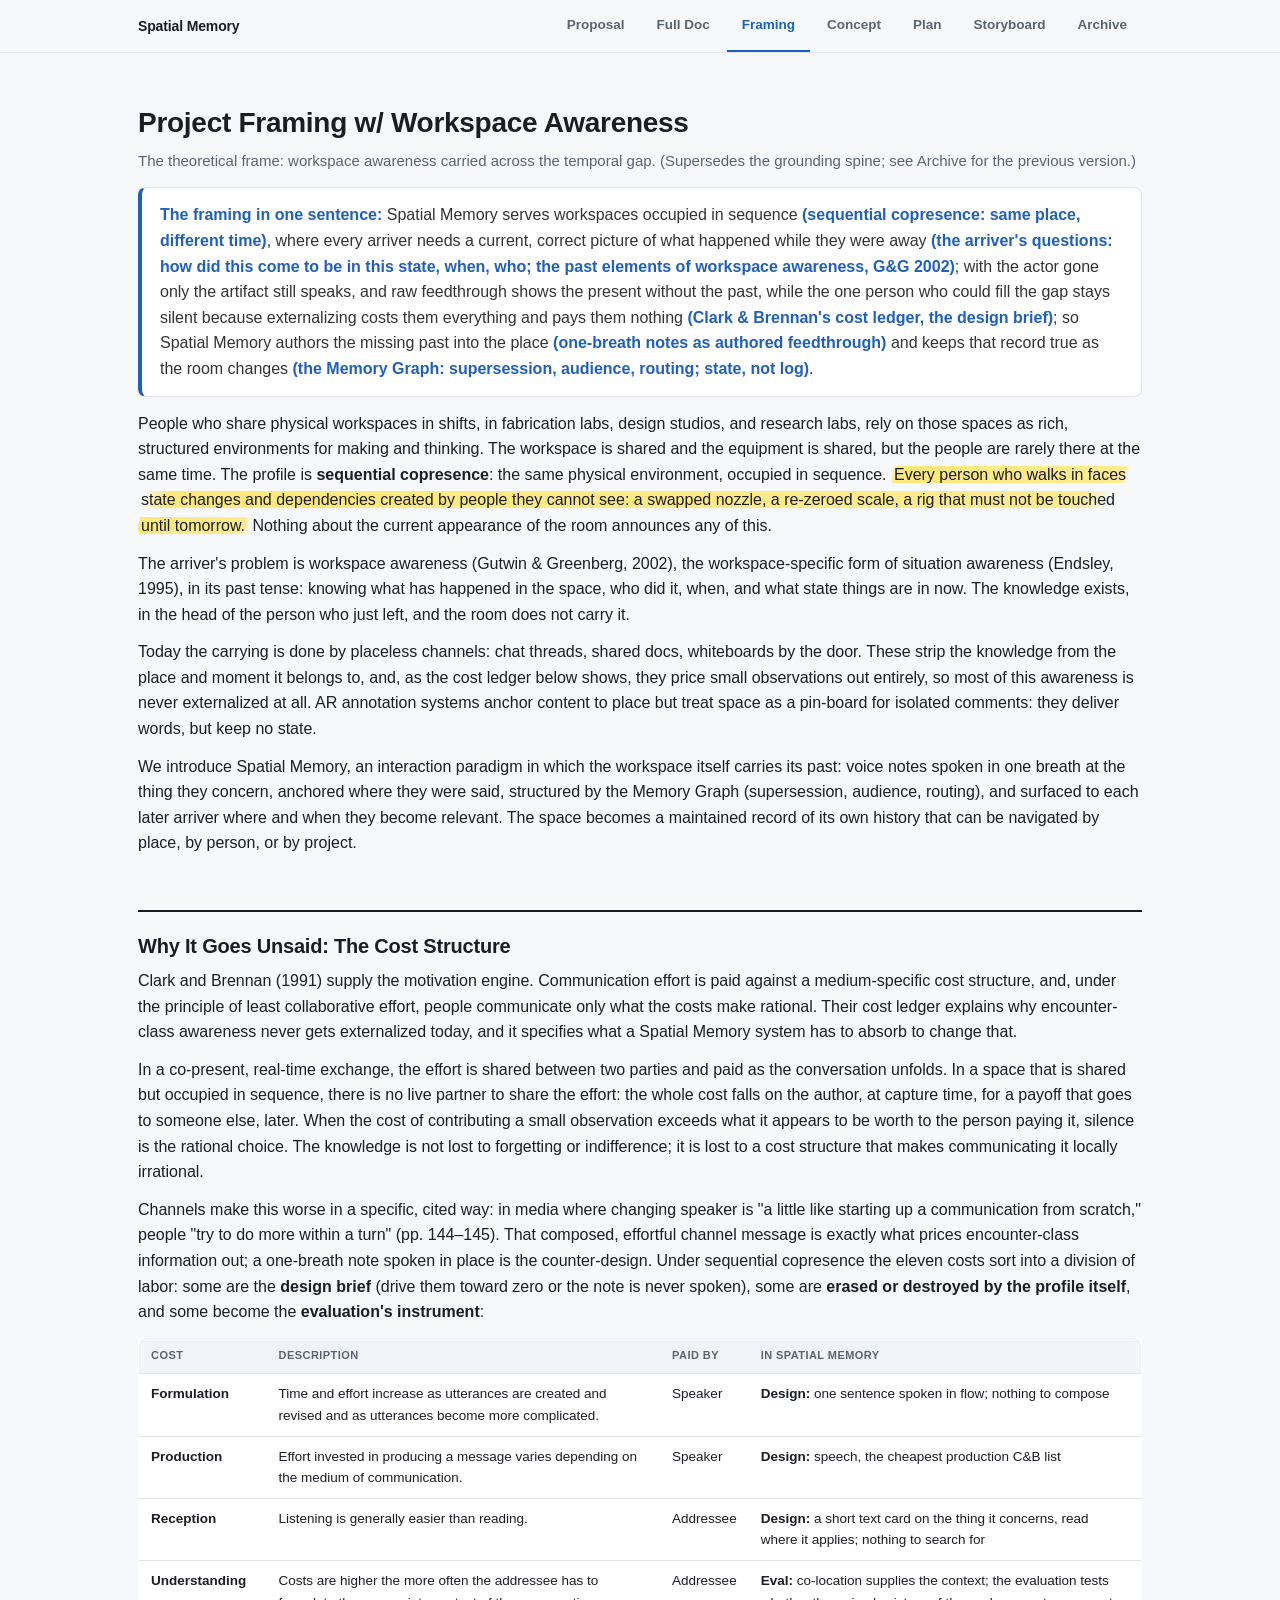
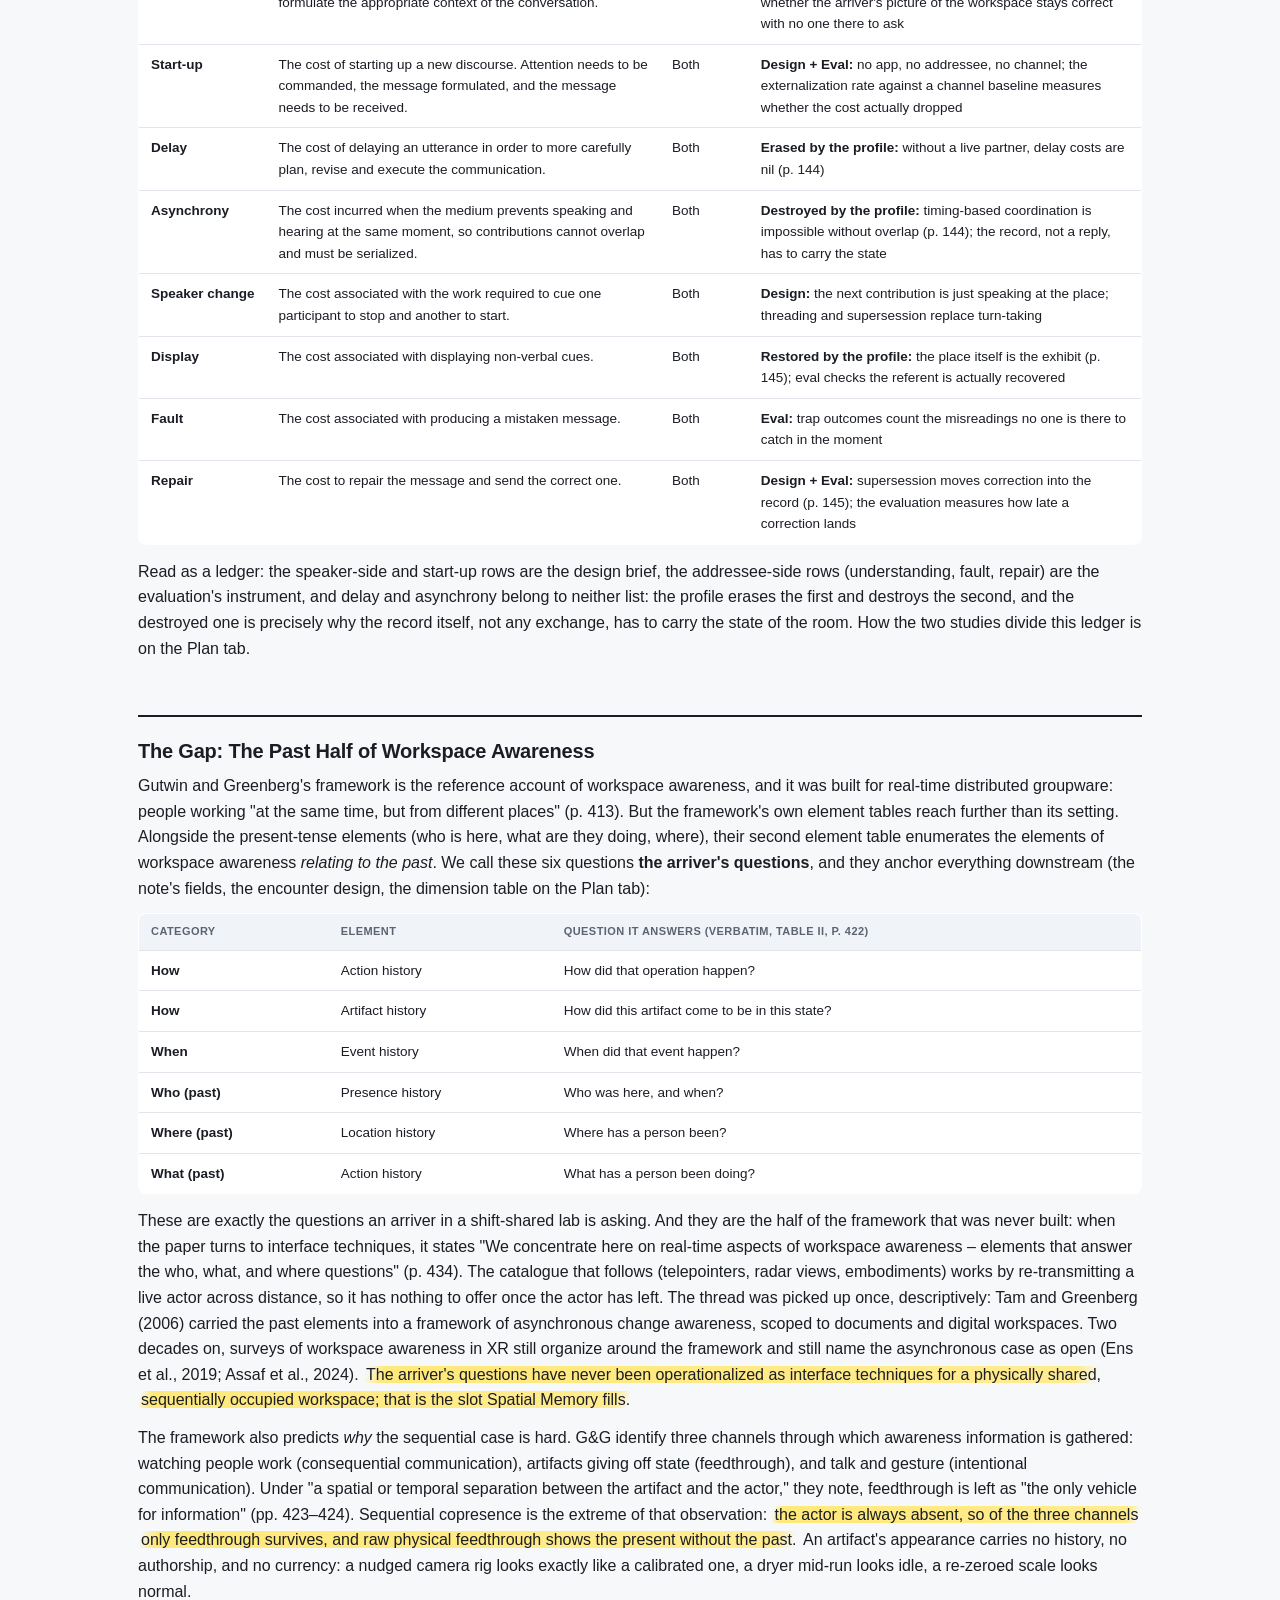
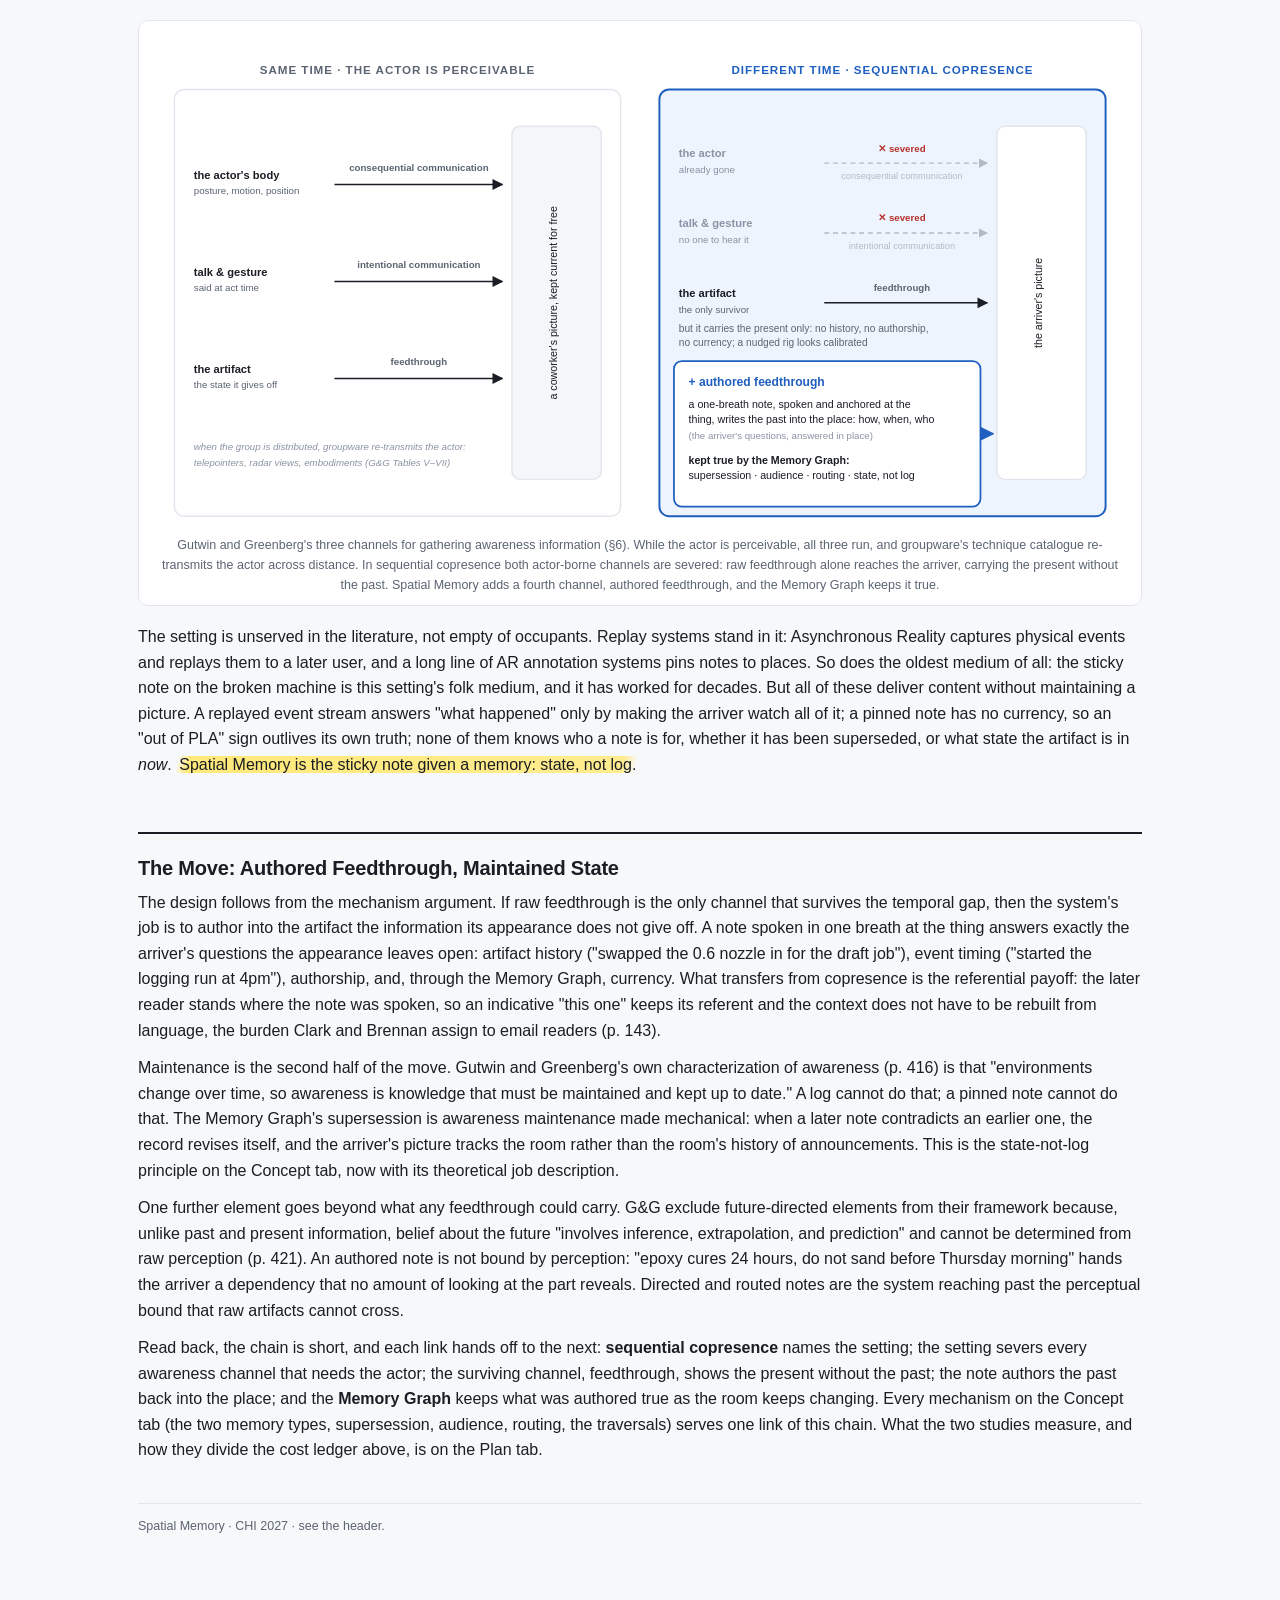
<file: grounding.html>
<!DOCTYPE html>
<html lang="en">
<head>
<meta charset="UTF-8">
<meta name="viewport" content="width=device-width, initial-scale=1.0">
<title>Framing · Spatial Memory</title>
<link rel="stylesheet" href="style.css">
</head>
<body>
<nav class="tabs"><div class="tabs-inner">
  <span class="brand">Spatial Memory</span>
  <a href="proposal.html">Proposal</a>
  <a href="design_doc.html">Full Doc</a>
  <a href="grounding.html" class="active">Framing</a>
  <a href="concept.html">Concept</a>
  <a href="plan.html">Plan</a>
  <a href="storyboard.html">Storyboard</a>
  <a href="archive_fulldoc.html">Archive</a>
</div></nav>
<div class="wrap">

<h1>Project Framing w/ Workspace Awareness</h1>
<p class="sub">The theoretical frame: workspace awareness carried across the temporal gap. (Supersedes the grounding spine; see Archive for the previous version.)</p>

<div class="hook"><b>The framing in one sentence:</b> Spatial Memory serves workspaces occupied in sequence <b>(sequential copresence: same place, different time)</b>, where every arriver needs a current, correct picture of what happened while they were away <b>(the arriver's questions: how did this come to be in this state, when, who; the past elements of workspace awareness, G&amp;G 2002)</b>; with the actor gone only the artifact still speaks, and raw feedthrough shows the present without the past, while the one person who could fill the gap stays silent because externalizing costs them everything and pays them nothing <b>(Clark &amp; Brennan's cost ledger, the design brief)</b>; so Spatial Memory authors the missing past into the place <b>(one-breath notes as authored feedthrough)</b> and keeps that record true as the room changes <b>(the Memory Graph: supersession, audience, routing; state, not log)</b>.</div>

<p>People who share physical workspaces in shifts, in fabrication labs, design studios, and research labs, rely on those spaces as rich, structured environments for making and thinking. The workspace is shared and the equipment is shared, but the people are rarely there at the same time. The profile is <b>sequential copresence</b>: the same physical environment, occupied in sequence. <span class="hl">Every person who walks in faces state changes and dependencies created by people they cannot see: a swapped nozzle, a re-zeroed scale, a rig that must not be touched until tomorrow.</span> Nothing about the current appearance of the room announces any of this.</p>

<p>The arriver's problem is workspace awareness (Gutwin &amp; Greenberg, 2002), the workspace-specific form of situation awareness (Endsley, 1995), in its past tense: knowing what has happened in the space, who did it, when, and what state things are in now. The knowledge exists, in the head of the person who just left, and the room does not carry it.</p>

<p>Today the carrying is done by placeless channels: chat threads, shared docs, whiteboards by the door. These strip the knowledge from the place and moment it belongs to, and, as the cost ledger below shows, they price small observations out entirely, so most of this awareness is never externalized at all. AR annotation systems anchor content to place but treat space as a pin-board for isolated comments: they deliver words, but keep no state.</p>

<p>We introduce Spatial Memory, an interaction paradigm in which the workspace itself carries its past: voice notes spoken in one breath at the thing they concern, anchored where they were said, structured by the Memory Graph (supersession, audience, routing), and surfaced to each later arriver where and when they become relevant. The space becomes a maintained record of its own history that can be navigated by place, by person, or by project.</p>

<h2>Why It Goes Unsaid: The Cost Structure</h2>

<p>Clark and Brennan (1991) supply the motivation engine. Communication effort is paid against a medium-specific cost structure, and, under the principle of least collaborative effort, people communicate only what the costs make rational. Their cost ledger explains why encounter-class awareness never gets externalized today, and it specifies what a Spatial Memory system has to absorb to change that.</p>

<p>In a co-present, real-time exchange, the effort is shared between two parties and paid as the conversation unfolds. In a space that is shared but occupied in sequence, there is no live partner to share the effort: the whole cost falls on the author, at capture time, for a payoff that goes to someone else, later. When the cost of contributing a small observation exceeds what it appears to be worth to the person paying it, silence is the rational choice. The knowledge is not lost to forgetting or indifference; it is lost to a cost structure that makes communicating it locally irrational.</p>

<p>Channels make this worse in a specific, cited way: in media where changing speaker is "a little like starting up a communication from scratch," people "try to do more within a turn" (pp. 144&ndash;145). That composed, effortful channel message is exactly what prices encounter-class information out; a one-breath note spoken in place is the counter-design. Under sequential copresence the eleven costs sort into a division of labor: some are the <b>design brief</b> (drive them toward zero or the note is never spoken), some are <b>erased or destroyed by the profile itself</b>, and some become the <b>evaluation's instrument</b>:</p>

<table>
  <tr><th>Cost</th><th>Description</th><th>Paid by</th><th>In Spatial Memory</th></tr>
  <tr><td class="k">Formulation</td><td>Time and effort increase as utterances are created and revised and as utterances become more complicated.</td><td>Speaker</td><td><b>Design:</b> one sentence spoken in flow; nothing to compose</td></tr>
  <tr><td class="k">Production</td><td>Effort invested in producing a message varies depending on the medium of communication.</td><td>Speaker</td><td><b>Design:</b> speech, the cheapest production C&amp;B list</td></tr>
  <tr><td class="k">Reception</td><td>Listening is generally easier than reading.</td><td>Addressee</td><td><b>Design:</b> a short text card on the thing it concerns, read where it applies; nothing to search for</td></tr>
  <tr><td class="k">Understanding</td><td>Costs are higher the more often the addressee has to formulate the appropriate context of the conversation.</td><td>Addressee</td><td><b>Eval:</b> co-location supplies the context; the evaluation tests whether the arriver's picture of the workspace stays correct with no one there to ask</td></tr>
  <tr><td class="k">Start-up</td><td>The cost of starting up a new discourse. Attention needs to be commanded, the message formulated, and the message needs to be received.</td><td>Both</td><td><b>Design + Eval:</b> no app, no addressee, no channel; the externalization rate against a channel baseline measures whether the cost actually dropped</td></tr>
  <tr><td class="k">Delay</td><td>The cost of delaying an utterance in order to more carefully plan, revise and execute the communication.</td><td>Both</td><td><b>Erased by the profile:</b> without a live partner, delay costs are nil (p. 144)</td></tr>
  <tr><td class="k">Asynchrony</td><td>The cost incurred when the medium prevents speaking and hearing at the same moment, so contributions cannot overlap and must be serialized.</td><td>Both</td><td><b>Destroyed by the profile:</b> timing-based coordination is impossible without overlap (p. 144); the record, not a reply, has to carry the state</td></tr>
  <tr><td class="k">Speaker change</td><td>The cost associated with the work required to cue one participant to stop and another to start.</td><td>Both</td><td><b>Design:</b> the next contribution is just speaking at the place; threading and supersession replace turn-taking</td></tr>
  <tr><td class="k">Display</td><td>The cost associated with displaying non-verbal cues.</td><td>Both</td><td><b>Restored by the profile:</b> the place itself is the exhibit (p. 145); eval checks the referent is actually recovered</td></tr>
  <tr><td class="k">Fault</td><td>The cost associated with producing a mistaken message.</td><td>Both</td><td><b>Eval:</b> trap outcomes count the misreadings no one is there to catch in the moment</td></tr>
  <tr><td class="k">Repair</td><td>The cost to repair the message and send the correct one.</td><td>Both</td><td><b>Design + Eval:</b> supersession moves correction into the record (p. 145); the evaluation measures how late a correction lands</td></tr>
</table>
<p>Read as a ledger: the speaker-side and start-up rows are the design brief, the addressee-side rows (understanding, fault, repair) are the evaluation's instrument, and delay and asynchrony belong to neither list: the profile erases the first and destroys the second, and the destroyed one is precisely why the record itself, not any exchange, has to carry the state of the room. How the two studies divide this ledger is on the Plan tab.</p>

<h2>The Gap: The Past Half of Workspace Awareness</h2>

<p>Gutwin and Greenberg's framework is the reference account of workspace awareness, and it was built for real-time distributed groupware: people working "at the same time, but from different places" (p. 413). But the framework's own element tables reach further than its setting. Alongside the present-tense elements (who is here, what are they doing, where), their second element table enumerates the elements of workspace awareness <i>relating to the past</i>. We call these six questions <b>the arriver's questions</b>, and they anchor everything downstream (the note's fields, the encounter design, the dimension table on the Plan tab):</p>

<table>
  <tr><th>Category</th><th>Element</th><th>Question it answers (verbatim, Table II, p. 422)</th></tr>
  <tr><td class="k">How</td><td>Action history</td><td>How did that operation happen?</td></tr>
  <tr><td class="k">How</td><td>Artifact history</td><td>How did this artifact come to be in this state?</td></tr>
  <tr><td class="k">When</td><td>Event history</td><td>When did that event happen?</td></tr>
  <tr><td class="k">Who (past)</td><td>Presence history</td><td>Who was here, and when?</td></tr>
  <tr><td class="k">Where (past)</td><td>Location history</td><td>Where has a person been?</td></tr>
  <tr><td class="k">What (past)</td><td>Action history</td><td>What has a person been doing?</td></tr>
</table>

<p>These are exactly the questions an arriver in a shift-shared lab is asking. And they are the half of the framework that was never built: when the paper turns to interface techniques, it states "We concentrate here on real-time aspects of workspace awareness &ndash; elements that answer the who, what, and where questions" (p. 434). The catalogue that follows (telepointers, radar views, embodiments) works by re-transmitting a live actor across distance, so it has nothing to offer once the actor has left. The thread was picked up once, descriptively: Tam and Greenberg (2006) carried the past elements into a framework of asynchronous change awareness, scoped to documents and digital workspaces. Two decades on, surveys of workspace awareness in XR still organize around the framework and still name the asynchronous case as open (Ens et al., 2019; Assaf et al., 2024). <span class="hl">The arriver's questions have never been operationalized as interface techniques for a physically shared, sequentially occupied workspace; that is the slot Spatial Memory fills.</span></p>

<p>The framework also predicts <i>why</i> the sequential case is hard. G&amp;G identify three channels through which awareness information is gathered: watching people work (consequential communication), artifacts giving off state (feedthrough), and talk and gesture (intentional communication). Under "a spatial or temporal separation between the artifact and the actor," they note, feedthrough is left as "the only vehicle for information" (pp. 423&ndash;424). Sequential copresence is the extreme of that observation: <span class="hl">the actor is always absent, so of the three channels only feedthrough survives, and raw physical feedthrough shows the present without the past.</span> An artifact's appearance carries no history, no authorship, and no currency: a nudged camera rig looks exactly like a calibrated one, a dryer mid-run looks idle, a re-zeroed scale looks normal.</p>

<figure>
<svg viewBox="0 0 1000 505" xmlns="http://www.w3.org/2000/svg" role="img">
  <defs>
    <marker id="m-dk" viewBox="0 0 10 10" refX="9" refY="5" markerWidth="7" markerHeight="7" orient="auto-start-reverse"><path d="M0 0L10 5L0 10z" fill="#1a1d24"/></marker>
    <marker id="m-gy" viewBox="0 0 10 10" refX="9" refY="5" markerWidth="7" markerHeight="7" orient="auto-start-reverse"><path d="M0 0L10 5L0 10z" fill="#b3bac4"/></marker>
    <marker id="m-bl" viewBox="0 0 10 10" refX="9" refY="5" markerWidth="7" markerHeight="7" orient="auto-start-reverse"><path d="M0 0L10 5L0 10z" fill="#1f5fbf"/></marker>
  </defs>

  <text x="250" y="36" text-anchor="middle" font-size="12" font-weight="700" fill="#5b6472" letter-spacing="1">SAME TIME &#183; THE ACTOR IS PERCEIVABLE</text>
  <rect x="20" y="52" width="460" height="440" rx="10" fill="#ffffff" stroke="#e2e6ec" stroke-width="1.5"/>
  <rect x="368" y="90" width="92" height="364" rx="8" fill="#f4f6f9" stroke="#e2e6ec" stroke-width="1.5"/>
  <text transform="rotate(-90 414 272)" x="414" y="272" text-anchor="middle" font-size="11" fill="#1a1d24">a coworker's picture, kept current for free</text>

  <text x="40" y="144" font-size="11.5" font-weight="700" fill="#1a1d24">the actor's body</text>
  <text x="40" y="160" font-size="10" fill="#5b6472">posture, motion, position</text>
  <text x="272" y="136" text-anchor="middle" font-size="10" font-weight="600" fill="#5b6472">consequential communication</text>
  <path d="M185 150 L358 150" stroke="#1a1d24" stroke-width="1.6" fill="none" marker-end="url(#m-dk)"/>

  <text x="40" y="244" font-size="11.5" font-weight="700" fill="#1a1d24">talk &amp; gesture</text>
  <text x="40" y="260" font-size="10" fill="#5b6472">said at act time</text>
  <text x="272" y="236" text-anchor="middle" font-size="10" font-weight="600" fill="#5b6472">intentional communication</text>
  <path d="M185 250 L358 250" stroke="#1a1d24" stroke-width="1.6" fill="none" marker-end="url(#m-dk)"/>

  <text x="40" y="344" font-size="11.5" font-weight="700" fill="#1a1d24">the artifact</text>
  <text x="40" y="360" font-size="10" fill="#5b6472">the state it gives off</text>
  <text x="272" y="336" text-anchor="middle" font-size="10" font-weight="600" fill="#5b6472">feedthrough</text>
  <path d="M185 350 L358 350" stroke="#1a1d24" stroke-width="1.6" fill="none" marker-end="url(#m-dk)"/>

  <text x="40" y="424" font-size="10" font-style="italic" fill="#8a93a3">when the group is distributed, groupware re-transmits the actor:</text>
  <text x="40" y="440" font-size="10" font-style="italic" fill="#8a93a3">telepointers, radar views, embodiments (G&amp;G Tables V&ndash;VII)</text>

  <text x="750" y="36" text-anchor="middle" font-size="12" font-weight="700" fill="#1f5fbf" letter-spacing="1">DIFFERENT TIME &#183; SEQUENTIAL COPRESENCE</text>
  <rect x="520" y="52" width="460" height="440" rx="10" fill="#eef4fd" stroke="#1f5fbf" stroke-width="2"/>
  <rect x="868" y="90" width="92" height="364" rx="8" fill="#ffffff" stroke="#e2e6ec" stroke-width="1.5"/>
  <text transform="rotate(-90 914 272)" x="914" y="272" text-anchor="middle" font-size="11" fill="#1a1d24">the arriver's picture</text>

  <text x="540" y="122" font-size="11.5" font-weight="700" fill="#8a93a3">the actor</text>
  <text x="540" y="138" font-size="10" fill="#8a93a3">already gone</text>
  <text x="770" y="116" text-anchor="middle" font-size="10" font-weight="700" fill="#b4302a">&#10005; severed</text>
  <text x="770" y="144" text-anchor="middle" font-size="9.5" fill="#b3bac4">consequential communication</text>
  <path d="M690 128 L858 128" stroke="#b3bac4" stroke-width="1.4" stroke-dasharray="5 4" fill="none" marker-end="url(#m-gy)"/>

  <text x="540" y="194" font-size="11.5" font-weight="700" fill="#8a93a3">talk &amp; gesture</text>
  <text x="540" y="210" font-size="10" fill="#8a93a3">no one to hear it</text>
  <text x="770" y="188" text-anchor="middle" font-size="10" font-weight="700" fill="#b4302a">&#10005; severed</text>
  <text x="770" y="216" text-anchor="middle" font-size="9.5" fill="#b3bac4">intentional communication</text>
  <path d="M690 200 L858 200" stroke="#b3bac4" stroke-width="1.4" stroke-dasharray="5 4" fill="none" marker-end="url(#m-gy)"/>

  <text x="540" y="266" font-size="11.5" font-weight="700" fill="#1a1d24">the artifact</text>
  <text x="540" y="282" font-size="10" fill="#5b6472">the only survivor</text>
  <text x="770" y="260" text-anchor="middle" font-size="10" font-weight="600" fill="#5b6472">feedthrough</text>
  <path d="M690 272 L858 272" stroke="#1a1d24" stroke-width="1.6" fill="none" marker-end="url(#m-dk)"/>
  <text x="540" y="302" font-size="10.5" fill="#5b6472">but it carries the present only: no history, no authorship,</text>
  <text x="540" y="316" font-size="10.5" fill="#5b6472">no currency; a nudged rig looks calibrated</text>

  <rect x="535" y="332" width="316" height="150" rx="8" fill="#ffffff" stroke="#1f5fbf" stroke-width="1.8"/>
  <text x="550" y="358" font-size="12.5" font-weight="700" fill="#1f5fbf">+ authored feedthrough</text>
  <text x="550" y="380" font-size="11" fill="#1a1d24">a one-breath note, spoken and anchored at the</text>
  <text x="550" y="396" font-size="11" fill="#1a1d24">thing, writes the past into the place: how, when, who</text>
  <text x="550" y="412" font-size="10" fill="#8a93a3">(the arriver's questions, answered in place)</text>
  <text x="550" y="438" font-size="11" font-weight="700" fill="#1a1d24">kept true by the Memory Graph:</text>
  <text x="550" y="454" font-size="11" fill="#1a1d24">supersession &#183; audience &#183; routing &#183; state, not log</text>
  <path d="M851 407 L864 407" stroke="#1f5fbf" stroke-width="2" fill="none" marker-end="url(#m-bl)"/>
</svg>
<figcaption>Gutwin and Greenberg's three channels for gathering awareness information (&sect;6). While the actor is perceivable, all three run, and groupware's technique catalogue re-transmits the actor across distance. In sequential copresence both actor-borne channels are severed: raw feedthrough alone reaches the arriver, carrying the present without the past. Spatial Memory adds a fourth channel, authored feedthrough, and the Memory Graph keeps it true.</figcaption>
</figure>

<p>The setting is unserved in the literature, not empty of occupants. Replay systems stand in it: Asynchronous Reality captures physical events and replays them to a later user, and a long line of AR annotation systems pins notes to places. So does the oldest medium of all: the sticky note on the broken machine is this setting's folk medium, and it has worked for decades. But all of these deliver content without maintaining a picture. A replayed event stream answers "what happened" only by making the arriver watch all of it; a pinned note has no currency, so an "out of PLA" sign outlives its own truth; none of them knows who a note is for, whether it has been superseded, or what state the artifact is in <i>now</i>. <span class="hl">Spatial Memory is the sticky note given a memory: state, not log.</span></p>

<h2>The Move: Authored Feedthrough, Maintained State</h2>

<p>The design follows from the mechanism argument. If raw feedthrough is the only channel that survives the temporal gap, then the system's job is to author into the artifact the information its appearance does not give off. A note spoken in one breath at the thing answers exactly the arriver's questions the appearance leaves open: artifact history ("swapped the 0.6 nozzle in for the draft job"), event timing ("started the logging run at 4pm"), authorship, and, through the Memory Graph, currency. What transfers from copresence is the referential payoff: the later reader stands where the note was spoken, so an indicative "this one" keeps its referent and the context does not have to be rebuilt from language, the burden Clark and Brennan assign to email readers (p. 143).</p>

<p>Maintenance is the second half of the move. Gutwin and Greenberg's own characterization of awareness (p. 416) is that "environments change over time, so awareness is knowledge that must be maintained and kept up to date." A log cannot do that; a pinned note cannot do that. The Memory Graph's supersession is awareness maintenance made mechanical: when a later note contradicts an earlier one, the record revises itself, and the arriver's picture tracks the room rather than the room's history of announcements. This is the state-not-log principle on the Concept tab, now with its theoretical job description.</p>

<p>One further element goes beyond what any feedthrough could carry. G&amp;G exclude future-directed elements from their framework because, unlike past and present information, belief about the future "involves inference, extrapolation, and prediction" and cannot be determined from raw perception (p. 421). An authored note is not bound by perception: "epoxy cures 24 hours, do not sand before Thursday morning" hands the arriver a dependency that no amount of looking at the part reveals. Directed and routed notes are the system reaching past the perceptual bound that raw artifacts cannot cross.</p>

<p>Read back, the chain is short, and each link hands off to the next: <b>sequential copresence</b> names the setting; the setting severs every awareness channel that needs the actor; the surviving channel, feedthrough, shows the present without the past; the note authors the past back into the place; and the <b>Memory Graph</b> keeps what was authored true as the room keeps changing. Every mechanism on the Concept tab (the two memory types, supersession, audience, routing, the traversals) serves one link of this chain. What the two studies measure, and how they divide the cost ledger above, is on the Plan tab.</p>

<p class="foot">Spatial Memory · CHI 2027 · see the header.</p>
</div>
</body>
</html>
</file>
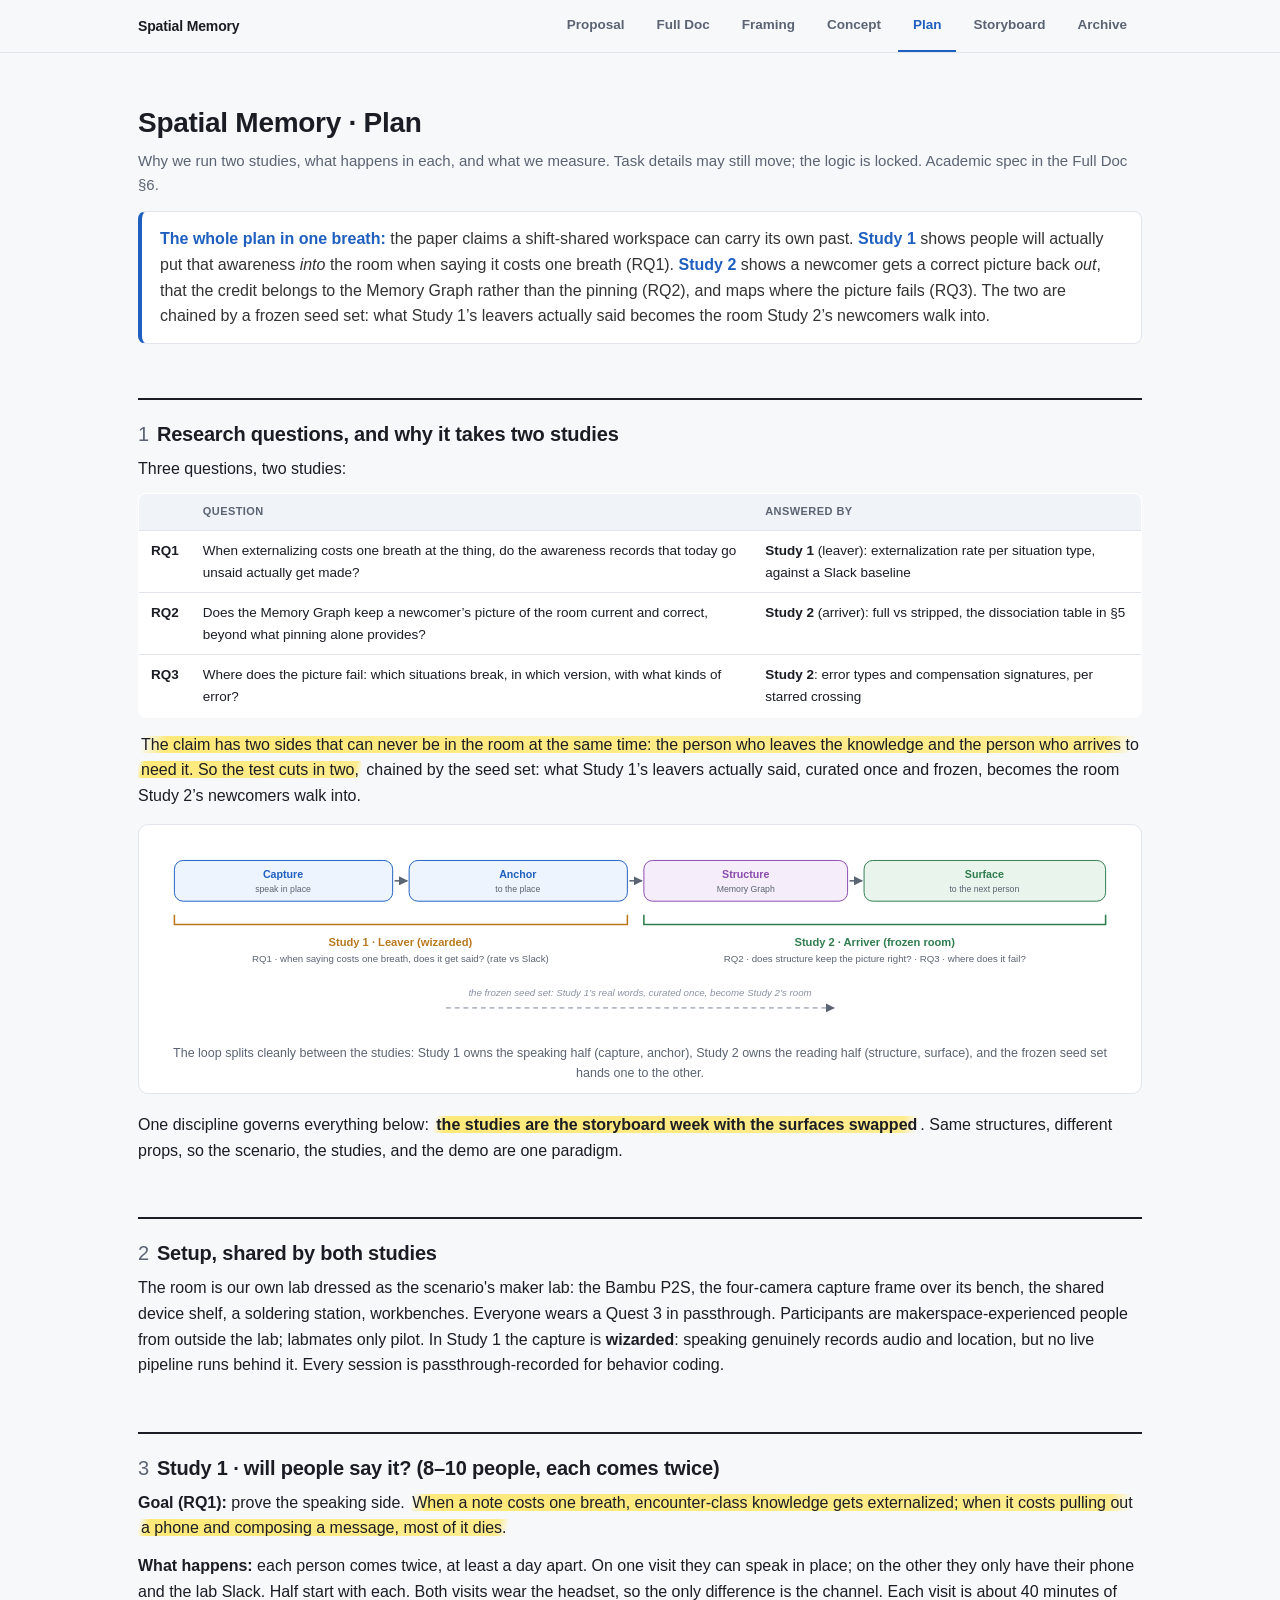
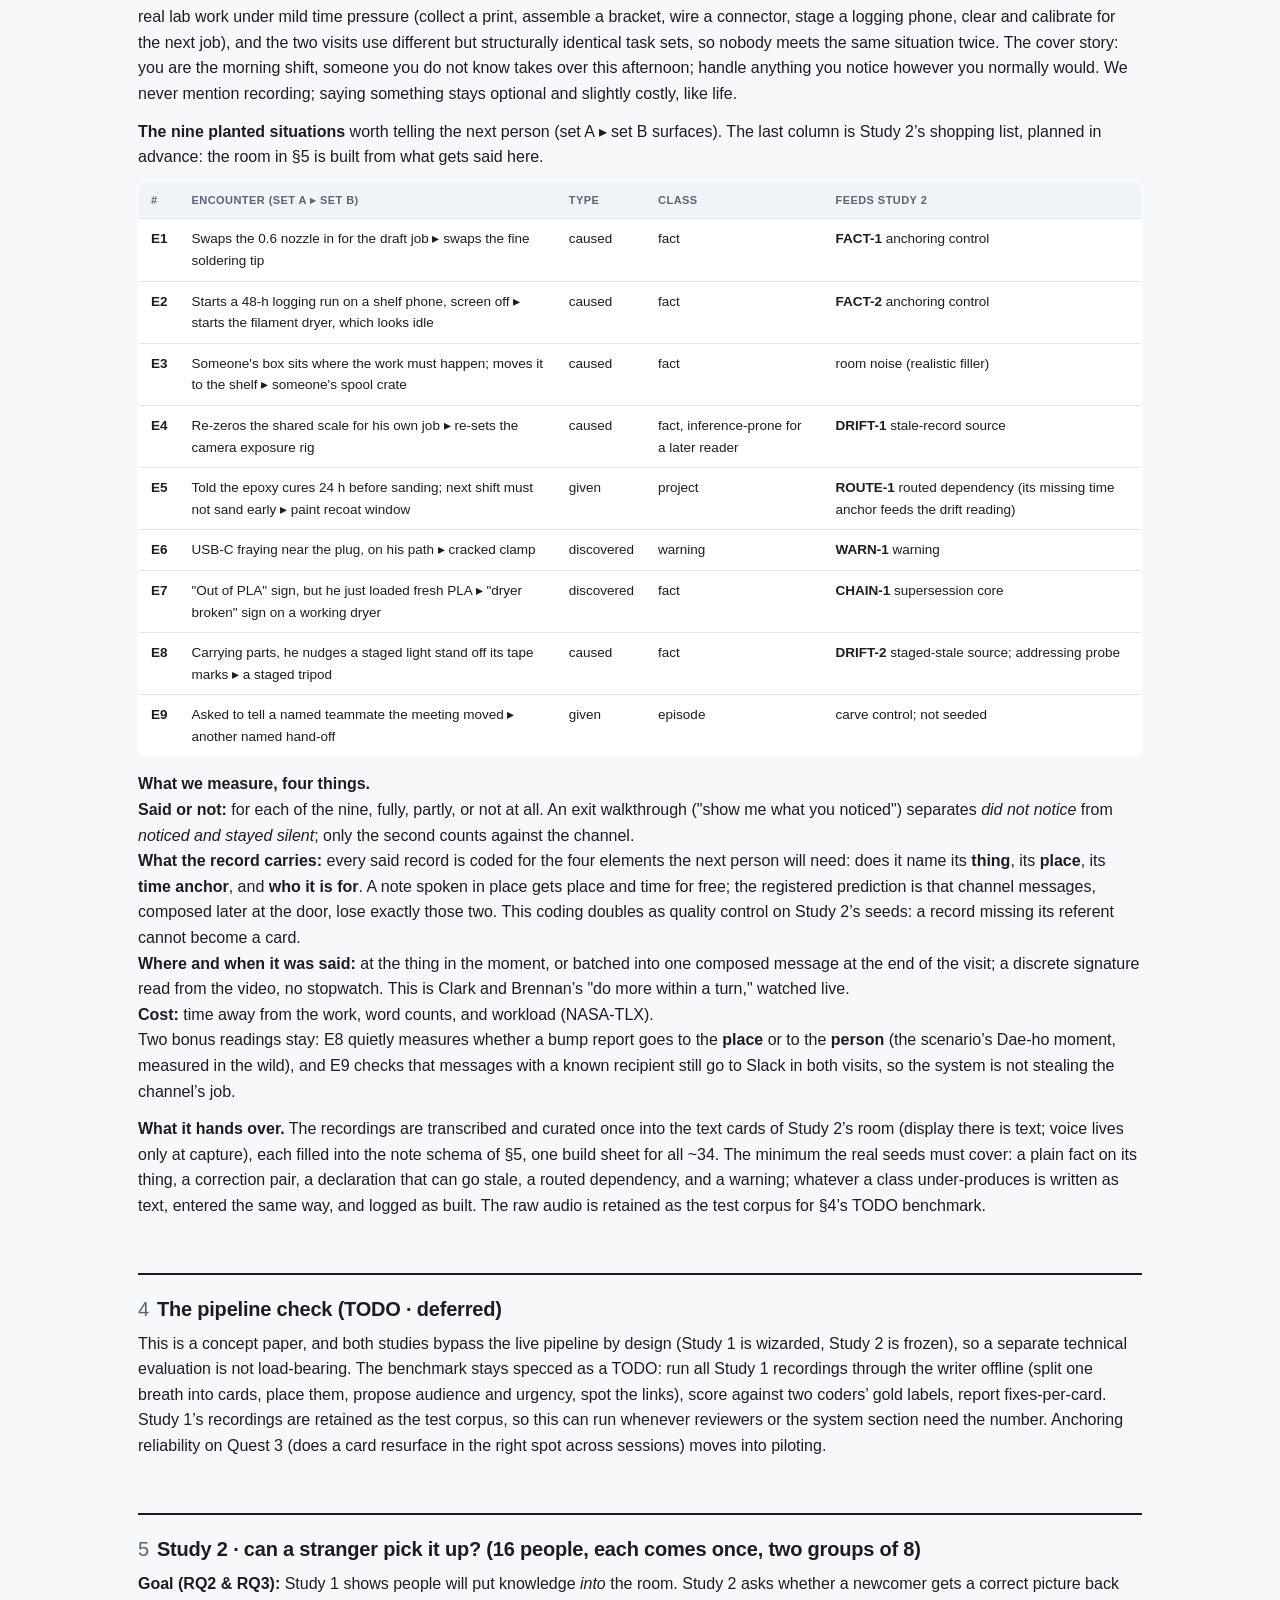
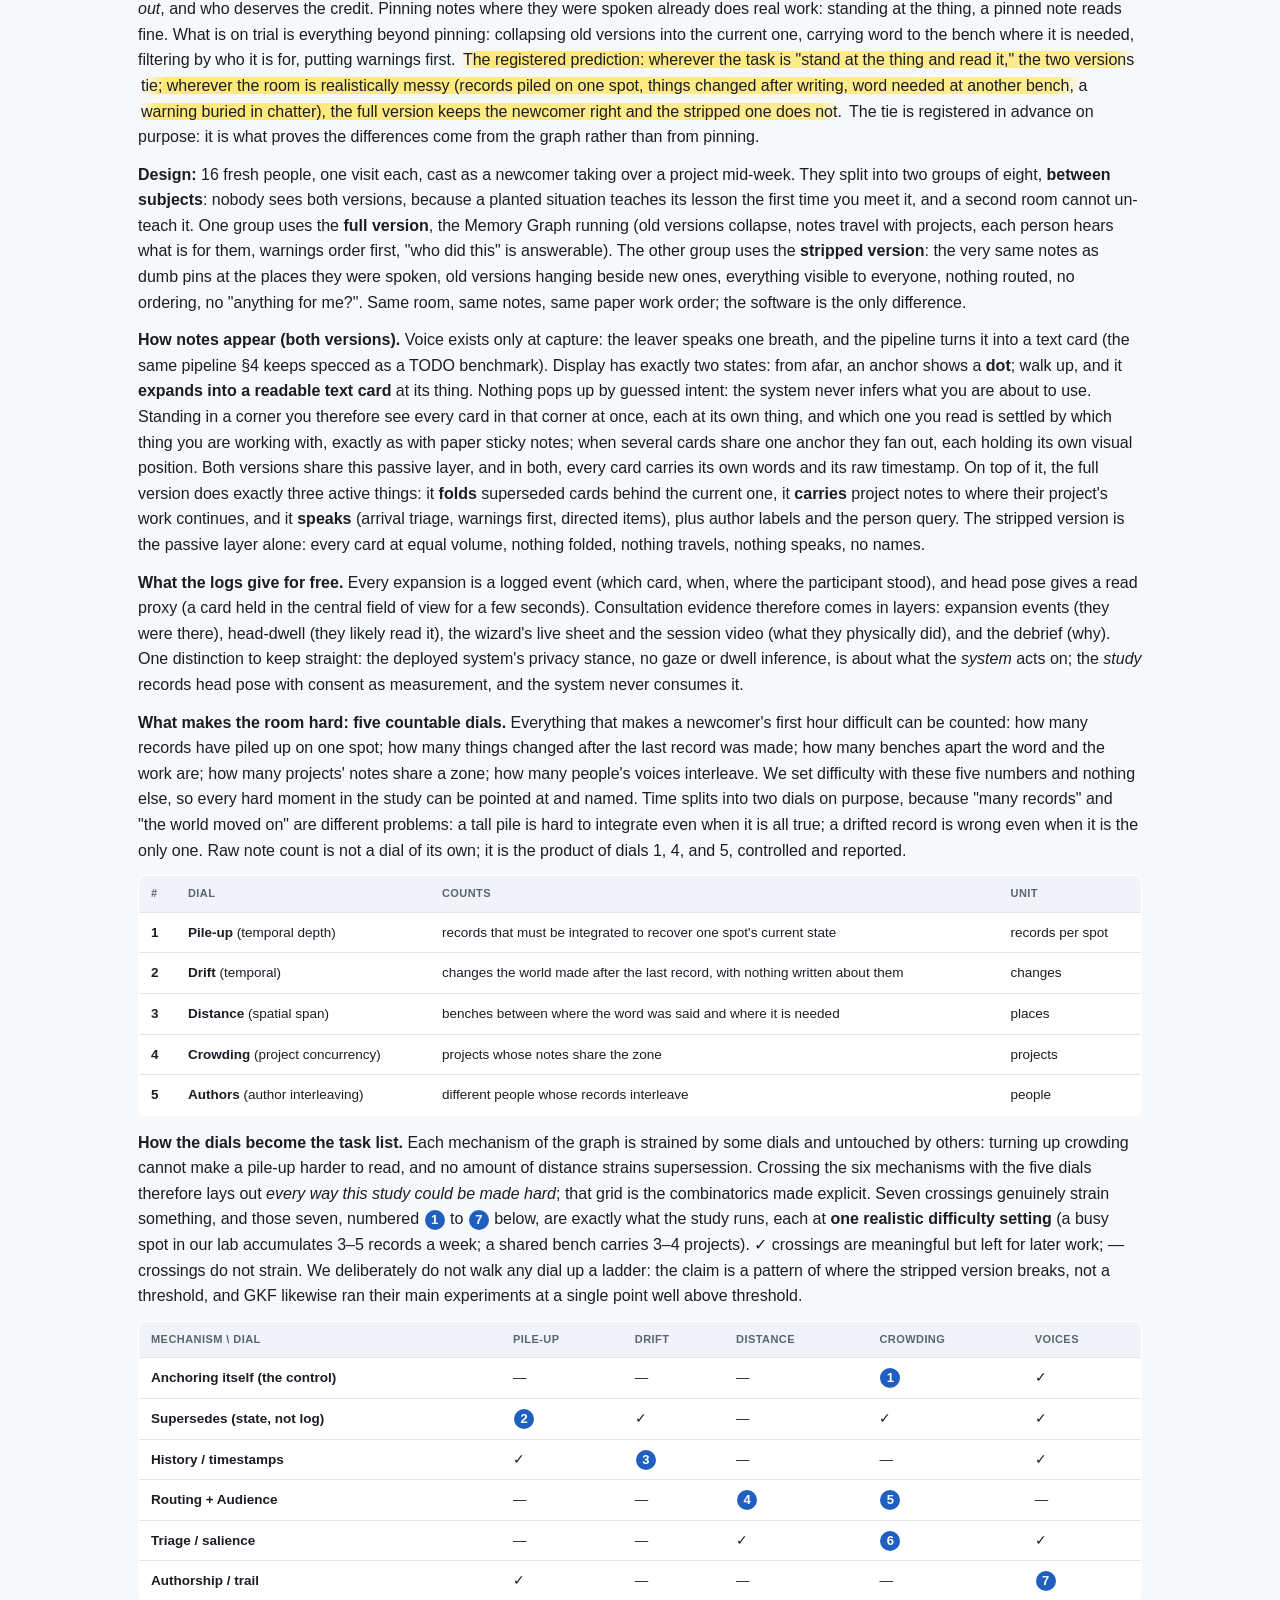
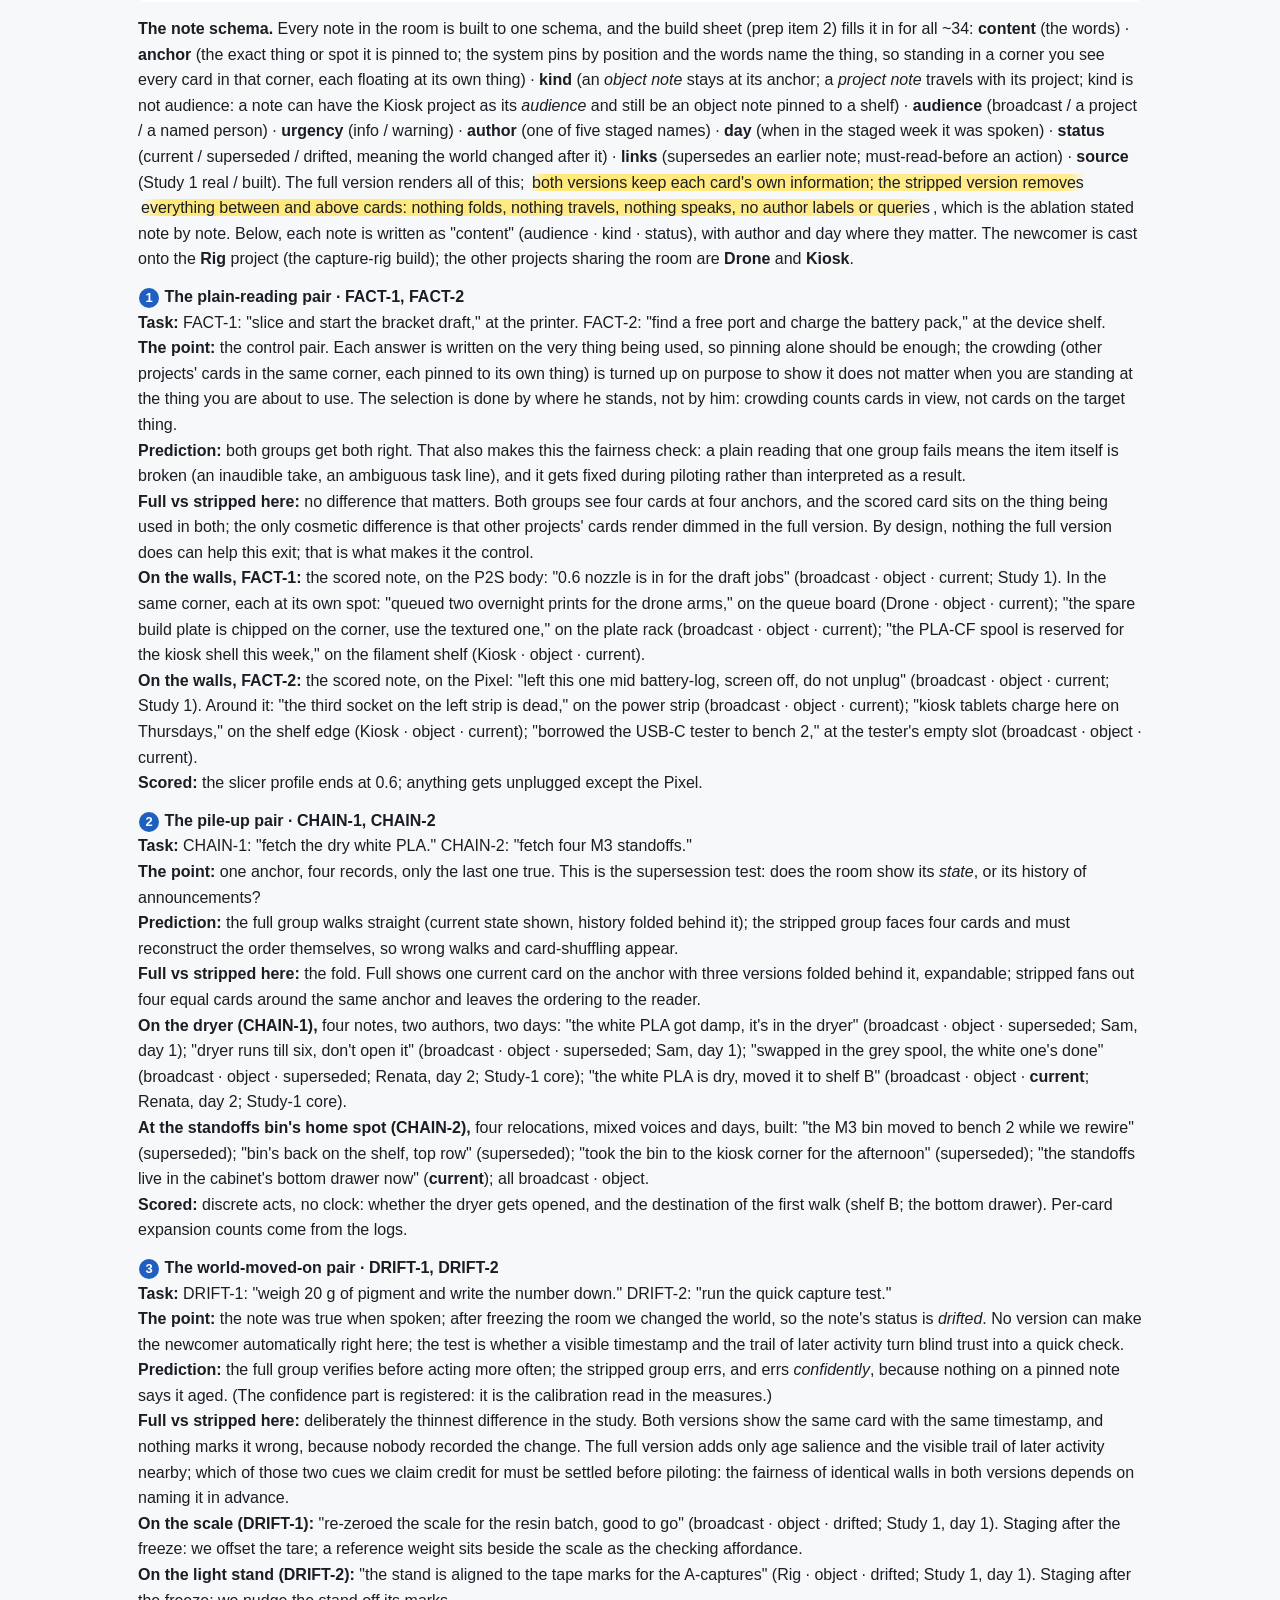
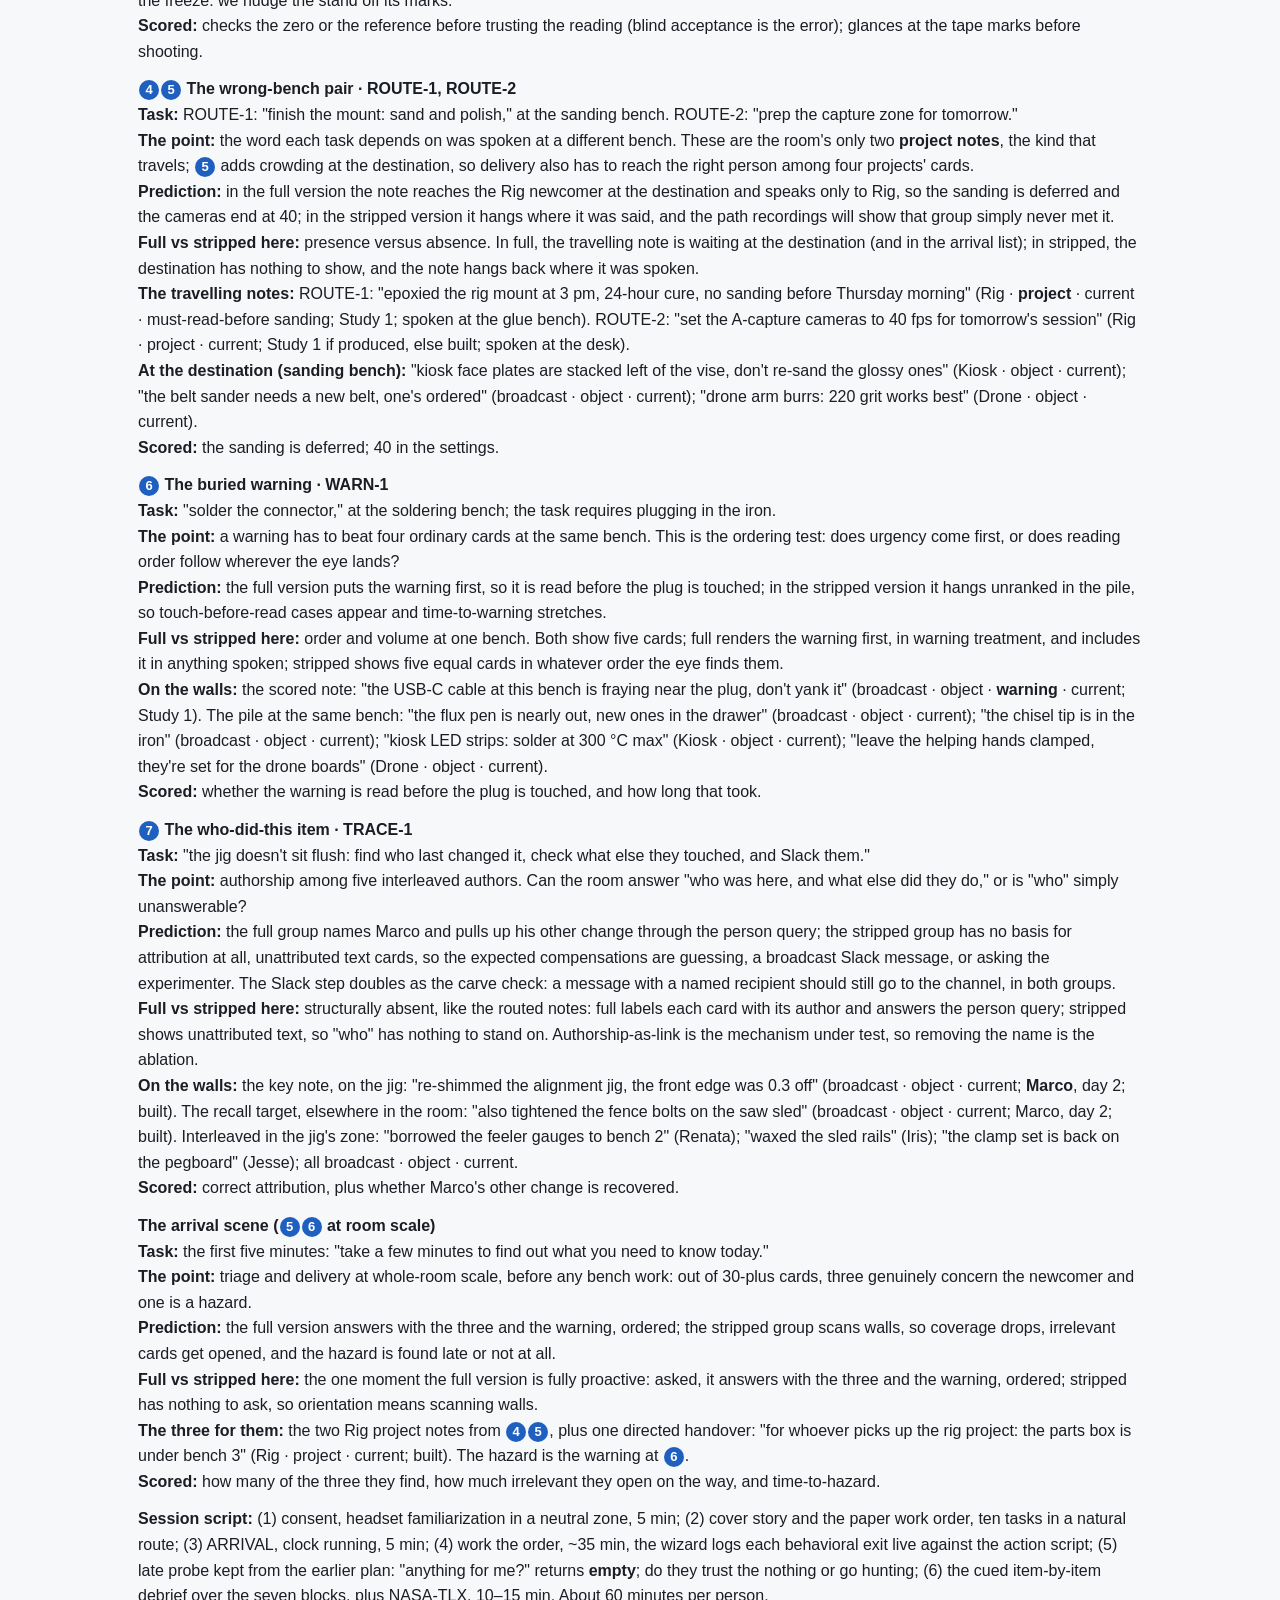
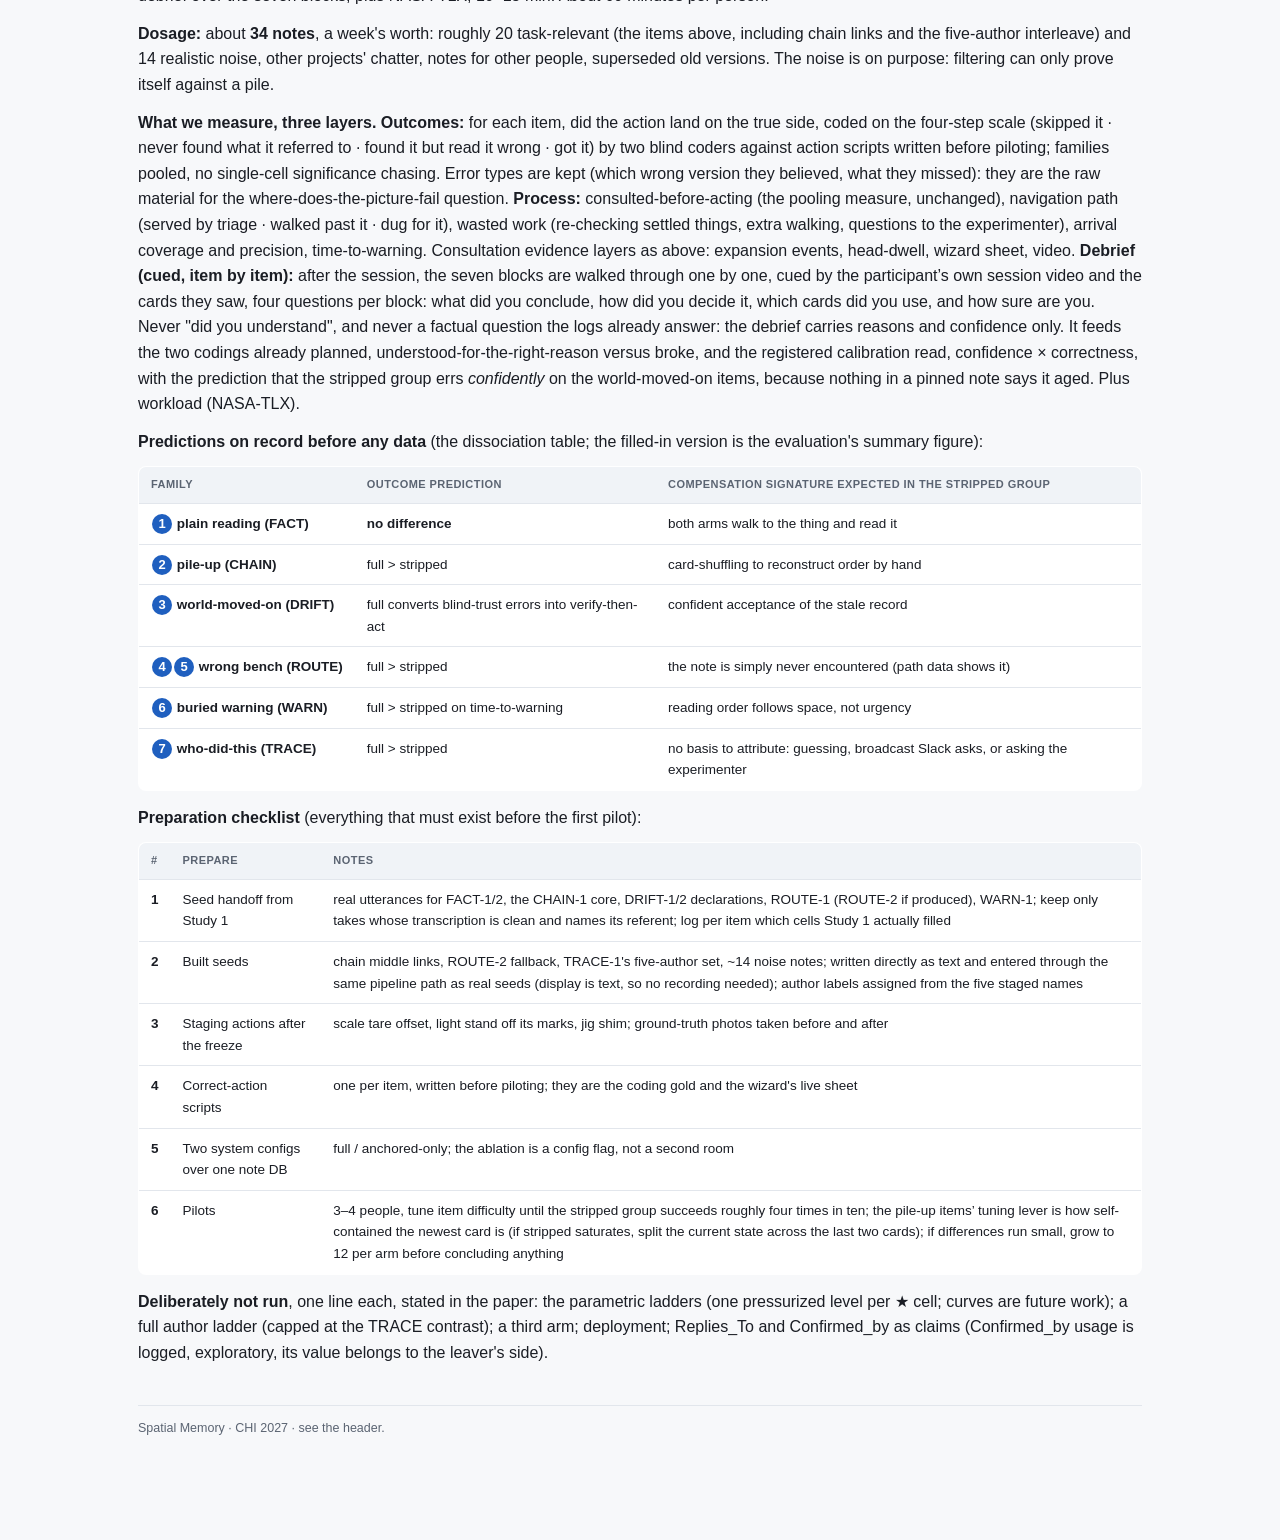
<file: plan.html>
<!DOCTYPE html>
<html lang="en">
<head>
<meta charset="UTF-8">
<meta name="viewport" content="width=device-width, initial-scale=1.0">
<title>Plan · Spatial Memory</title>
<link rel="stylesheet" href="style.css">
<style>
  .cno{display:inline-block;min-width:20px;height:20px;line-height:20px;border-radius:50%;background:#1f5fbf;color:#fff;text-align:center;font-size:13px;font-weight:700;padding:0 2px;margin:0 1px}
</style>
</head>
<body>
<nav class="tabs"><div class="tabs-inner">
  <span class="brand">Spatial Memory</span>
  <a href="proposal.html">Proposal</a>
  <a href="design_doc.html">Full Doc</a>
  <a href="grounding.html">Framing</a>
  <a href="concept.html">Concept</a>
  <a href="plan.html" class="active">Plan</a>
  <a href="storyboard.html">Storyboard</a>
  <a href="archive_fulldoc.html">Archive</a>
</div></nav>
<div class="wrap">

<h1>Spatial Memory &middot; Plan</h1>
<p class="sub">Why we run two studies, what happens in each, and what we measure. Task details may still move; the logic is locked. Academic spec in the Full Doc &sect;6.</p>

<div class="hook"><b>The whole plan in one breath:</b> the paper claims a shift-shared workspace can carry its own past. <b>Study&nbsp;1</b> shows people will actually put that awareness <i>into</i> the room when saying it costs one breath (RQ1). <b>Study&nbsp;2</b> shows a newcomer gets a correct picture back <i>out</i>, that the credit belongs to the Memory Graph rather than the pinning (RQ2), and maps where the picture fails (RQ3). The two are chained by a frozen seed set: what Study&nbsp;1&rsquo;s leavers actually said becomes the room Study&nbsp;2&rsquo;s newcomers walk into.</div>

<h2 id="p1"><span class="no">1</span>Research questions, and why it takes two studies</h2>
<p>Three questions, two studies:</p>
<table>
  <tr><th></th><th>Question</th><th>Answered by</th></tr>
  <tr><td class="k">RQ1</td><td>When externalizing costs one breath at the thing, do the awareness records that today go unsaid actually get made?</td><td><b>Study 1</b> (leaver): externalization rate per situation type, against a Slack baseline</td></tr>
  <tr><td class="k">RQ2</td><td>Does the Memory Graph keep a newcomer&rsquo;s picture of the room current and correct, beyond what pinning alone provides?</td><td><b>Study 2</b> (arriver): full vs stripped, the dissociation table in &sect;5</td></tr>
  <tr><td class="k">RQ3</td><td>Where does the picture fail: which situations break, in which version, with what kinds of error?</td><td><b>Study 2</b>: error types and compensation signatures, per starred crossing</td></tr>
</table>
<p><span class="hl">The claim has two sides that can never be in the room at the same time: the person who leaves the knowledge and the person who arrives to need it. So the test cuts in two,</span> chained by the seed set: what Study&nbsp;1&rsquo;s leavers actually said, curated once and frozen, becomes the room Study&nbsp;2&rsquo;s newcomers walk into.</p>
<figure>
<svg viewBox="0 0 1000 200" xmlns="http://www.w3.org/2000/svg" role="img" aria-label="The loop, split between the two studies">
  <defs><marker id="pa" viewBox="0 0 10 10" refX="9" refY="5" markerWidth="6" markerHeight="6" orient="auto-start-reverse"><path d="M0 0L10 5L0 10z" fill="#5b6472"/></marker></defs>
  <rect x="20" y="18" width="225" height="42" rx="9" fill="#eef4fd" stroke="#1f5fbf"/>
  <text x="132" y="36" text-anchor="middle" font-size="11" font-weight="700" fill="#1f5fbf">Capture</text>
  <text x="132" y="51" text-anchor="middle" font-size="9" fill="#5b6472">speak in place</text>
  <rect x="262" y="18" width="225" height="42" rx="9" fill="#eef4fd" stroke="#1f5fbf"/>
  <text x="374" y="36" text-anchor="middle" font-size="11" font-weight="700" fill="#1f5fbf">Anchor</text>
  <text x="374" y="51" text-anchor="middle" font-size="9" fill="#5b6472">to the place</text>
  <rect x="504" y="18" width="210" height="42" rx="9" fill="#f5edfa" stroke="#8a4baf"/>
  <text x="609" y="36" text-anchor="middle" font-size="11" font-weight="700" fill="#8a4baf">Structure</text>
  <text x="609" y="51" text-anchor="middle" font-size="9" fill="#5b6472">Memory Graph</text>
  <rect x="731" y="18" width="249" height="42" rx="9" fill="#e8f4ec" stroke="#2f7d4f"/>
  <text x="855" y="36" text-anchor="middle" font-size="11" font-weight="700" fill="#2f7d4f">Surface</text>
  <text x="855" y="51" text-anchor="middle" font-size="9" fill="#5b6472">to the next person</text>
  <line x1="247" y1="39" x2="260" y2="39" stroke="#5b6472" stroke-width="1.6" marker-end="url(#pa)"/>
  <line x1="489" y1="39" x2="502" y2="39" stroke="#5b6472" stroke-width="1.6" marker-end="url(#pa)"/>
  <line x1="716" y1="39" x2="729" y2="39" stroke="#5b6472" stroke-width="1.6" marker-end="url(#pa)"/>
  <path d="M20 74 L20 84 L487 84 L487 74" stroke="#b8791f" stroke-width="1.6" fill="none"/>
  <text x="253" y="106" text-anchor="middle" font-size="11.5" font-weight="700" fill="#b8791f">Study 1 &#183; Leaver (wizarded)</text>
  <text x="253" y="123" text-anchor="middle" font-size="10" fill="#5b6472">RQ1 &#183; when saying costs one breath, does it get said? (rate vs Slack)</text>
  <path d="M504 74 L504 84 L980 84 L980 74" stroke="#2f7d4f" stroke-width="1.6" fill="none"/>
  <text x="742" y="106" text-anchor="middle" font-size="11.5" font-weight="700" fill="#2f7d4f">Study 2 &#183; Arriver (frozen room)</text>
  <text x="742" y="123" text-anchor="middle" font-size="10" fill="#5b6472">RQ2 &#183; does structure keep the picture right? &#183; RQ3 &#183; where does it fail?</text>
  <text x="500" y="158" text-anchor="middle" font-size="10" font-style="italic" fill="#8a93a3">the frozen seed set: Study 1&rsquo;s real words, curated once, become Study 2&rsquo;s room</text>
  <path d="M300 170 L700 170" stroke="#b3bac4" stroke-width="1.6" stroke-dasharray="5 4" fill="none" marker-end="url(#pa)"/>
</svg>
<figcaption>The loop splits cleanly between the studies: Study 1 owns the speaking half (capture, anchor), Study 2 owns the reading half (structure, surface), and the frozen seed set hands one to the other.</figcaption>
</figure>
<p>One discipline governs everything below: <span class="hl"><b>the studies are the storyboard week with the surfaces swapped</b></span>. Same structures, different props, so the scenario, the studies, and the demo are one paradigm.</p>

<h2 id="p2"><span class="no">2</span>Setup, shared by both studies</h2>
<p>The room is our own lab dressed as the scenario's maker lab: the Bambu P2S, the four-camera capture frame over its bench, the shared device shelf, a soldering station, workbenches. Everyone wears a Quest&nbsp;3 in passthrough. Participants are makerspace-experienced people from outside the lab; labmates only pilot. In Study&nbsp;1 the capture is <b>wizarded</b>: speaking genuinely records audio and location, but no live pipeline runs behind it. Every session is passthrough-recorded for behavior coding.</p>

<h2 id="p3"><span class="no">3</span>Study 1 &middot; will people say it? (8&ndash;10 people, each comes twice)</h2>
<p><b>Goal (RQ1):</b> prove the speaking side. <span class="hl">When a note costs one breath, encounter-class knowledge gets externalized; when it costs pulling out a phone and composing a message, most of it dies.</span></p>
<p><b>What happens:</b> each person comes twice, at least a day apart. On one visit they can speak in place; on the other they only have their phone and the lab Slack. Half start with each. Both visits wear the headset, so the only difference is the channel. Each visit is about 40 minutes of real lab work under mild time pressure (collect a print, assemble a bracket, wire a connector, stage a logging phone, clear and calibrate for the next job), and the two visits use different but structurally identical task sets, so nobody meets the same situation twice. The cover story: you are the morning shift, someone you do not know takes over this afternoon; handle anything you notice however you normally would. We never mention recording; saying something stays optional and slightly costly, like life.</p>
<p><b>The nine planted situations</b> worth telling the next person (set&nbsp;A &#9656; set&nbsp;B surfaces). The last column is Study&nbsp;2&rsquo;s shopping list, planned in advance: the room in &sect;5 is built from what gets said here.</p>
<table>
  <tr><th>#</th><th>Encounter (set A &#9656; set B)</th><th>Type</th><th>Class</th><th>Feeds Study 2</th></tr>
  <tr><td class="k">E1</td><td>Swaps the 0.6 nozzle in for the draft job &#9656; swaps the fine soldering tip</td><td>caused</td><td>fact</td><td><b>FACT-1</b> anchoring control</td></tr>
  <tr><td class="k">E2</td><td>Starts a 48-h logging run on a shelf phone, screen off &#9656; starts the filament dryer, which looks idle</td><td>caused</td><td>fact</td><td><b>FACT-2</b> anchoring control</td></tr>
  <tr><td class="k">E3</td><td>Someone's box sits where the work must happen; moves it to the shelf &#9656; someone's spool crate</td><td>caused</td><td>fact</td><td>room noise (realistic filler)</td></tr>
  <tr><td class="k">E4</td><td>Re-zeros the shared scale for his own job &#9656; re-sets the camera exposure rig</td><td>caused</td><td>fact, inference-prone for a later reader</td><td><b>DRIFT-1</b> stale-record source</td></tr>
  <tr><td class="k">E5</td><td>Told the epoxy cures 24&nbsp;h before sanding; next shift must not sand early &#9656; paint recoat window</td><td>given</td><td>project</td><td><b>ROUTE-1</b> routed dependency (its missing time anchor feeds the drift reading)</td></tr>
  <tr><td class="k">E6</td><td>USB-C fraying near the plug, on his path &#9656; cracked clamp</td><td>discovered</td><td>warning</td><td><b>WARN-1</b> warning</td></tr>
  <tr><td class="k">E7</td><td>"Out of PLA" sign, but he just loaded fresh PLA &#9656; "dryer broken" sign on a working dryer</td><td>discovered</td><td>fact</td><td><b>CHAIN-1</b> supersession core</td></tr>
  <tr><td class="k">E8</td><td>Carrying parts, he nudges a staged light stand off its tape marks &#9656; a staged tripod</td><td>caused</td><td>fact</td><td><b>DRIFT-2</b> staged-stale source; addressing probe</td></tr>
  <tr><td class="k">E9</td><td>Asked to tell a named teammate the meeting moved &#9656; another named hand-off</td><td>given</td><td>episode</td><td>carve control; not seeded</td></tr>
</table>
<p><b>What we measure, four things.</b><br>
<b>Said or not:</b> for each of the nine, fully, partly, or not at all. An exit walkthrough ("show me what you noticed") separates <i>did not notice</i> from <i>noticed and stayed silent</i>; only the second counts against the channel.<br>
<b>What the record carries:</b> every said record is coded for the four elements the next person will need: does it name its <b>thing</b>, its <b>place</b>, its <b>time anchor</b>, and <b>who it is for</b>. A note spoken in place gets place and time for free; the registered prediction is that channel messages, composed later at the door, lose exactly those two. This coding doubles as quality control on Study&nbsp;2&rsquo;s seeds: a record missing its referent cannot become a card.<br>
<b>Where and when it was said:</b> at the thing in the moment, or batched into one composed message at the end of the visit; a discrete signature read from the video, no stopwatch. This is Clark and Brennan&rsquo;s "do more within a turn," watched live.<br>
<b>Cost:</b> time away from the work, word counts, and workload (NASA-TLX).<br>
Two bonus readings stay: E8 quietly measures whether a bump report goes to the <b>place</b> or to the <b>person</b> (the scenario&rsquo;s Dae-ho moment, measured in the wild), and E9 checks that messages with a known recipient still go to Slack in both visits, so the system is not stealing the channel&rsquo;s job.</p>
<p><b>What it hands over.</b> The recordings are transcribed and curated once into the text cards of Study&nbsp;2&rsquo;s room (display there is text; voice lives only at capture), each filled into the note schema of &sect;5, one build sheet for all ~34. The minimum the real seeds must cover: a plain fact on its thing, a correction pair, a declaration that can go stale, a routed dependency, and a warning; whatever a class under-produces is written as text, entered the same way, and logged as built. The raw audio is retained as the test corpus for &sect;4&rsquo;s TODO benchmark.</p>

<h2 id="p4"><span class="no">4</span>The pipeline check (TODO &middot; deferred)</h2>
<p>This is a concept paper, and both studies bypass the live pipeline by design (Study&nbsp;1 is wizarded, Study&nbsp;2 is frozen), so a separate technical evaluation is not load-bearing. The benchmark stays specced as a TODO: run all Study&nbsp;1 recordings through the writer offline (split one breath into cards, place them, propose audience and urgency, spot the links), score against two coders&rsquo; gold labels, report fixes-per-card. Study&nbsp;1&rsquo;s recordings are retained as the test corpus, so this can run whenever reviewers or the system section need the number. Anchoring reliability on Quest&nbsp;3 (does a card resurface in the right spot across sessions) moves into piloting.</p>

<h2 id="p5"><span class="no">5</span>Study 2 &middot; can a stranger pick it up? (16 people, each comes once, two groups of 8)</h2>
<p><b>Goal (RQ2 &amp; RQ3):</b> Study 1 shows people will put knowledge <i>into</i> the room. Study 2 asks whether a newcomer gets a correct picture back <i>out</i>, and who deserves the credit. Pinning notes where they were spoken already does real work: standing at the thing, a pinned note reads fine. What is on trial is everything beyond pinning: collapsing old versions into the current one, carrying word to the bench where it is needed, filtering by who it is for, putting warnings first. <span class="hl">The registered prediction: wherever the task is "stand at the thing and read it," the two versions tie; wherever the room is realistically messy (records piled on one spot, things changed after writing, word needed at another bench, a warning buried in chatter), the full version keeps the newcomer right and the stripped one does not.</span> The tie is registered in advance on purpose: it is what proves the differences come from the graph rather than from pinning.</p>
<p><b>Design:</b> 16 fresh people, one visit each, cast as a newcomer taking over a project mid-week. They split into two groups of eight, <b>between subjects</b>: nobody sees both versions, because a planted situation teaches its lesson the first time you meet it, and a second room cannot un-teach it. One group uses the <b>full version</b>, the Memory Graph running (old versions collapse, notes travel with projects, each person hears what is for them, warnings order first, "who did this" is answerable). The other group uses the <b>stripped version</b>: the very same notes as dumb pins at the places they were spoken, old versions hanging beside new ones, everything visible to everyone, nothing routed, no ordering, no "anything for me?". Same room, same notes, same paper work order; the software is the only difference.</p>

<p><b>How notes appear (both versions).</b> Voice exists only at capture: the leaver speaks one breath, and the pipeline turns it into a text card (the same pipeline &sect;4 keeps specced as a TODO benchmark). Display has exactly two states: from afar, an anchor shows a <b>dot</b>; walk up, and it <b>expands into a readable text card</b> at its thing. Nothing pops up by guessed intent: the system never infers what you are about to use. Standing in a corner you therefore see every card in that corner at once, each at its own thing, and which one you read is settled by which thing you are working with, exactly as with paper sticky notes; when several cards share one anchor they fan out, each holding its own visual position. Both versions share this passive layer, and in both, every card carries its own words and its raw timestamp. On top of it, the full version does exactly three active things: it <b>folds</b> superseded cards behind the current one, it <b>carries</b> project notes to where their project's work continues, and it <b>speaks</b> (arrival triage, warnings first, directed items), plus author labels and the person query. The stripped version is the passive layer alone: every card at equal volume, nothing folded, nothing travels, nothing speaks, no names.</p>

<p><b>What the logs give for free.</b> Every expansion is a logged event (which card, when, where the participant stood), and head pose gives a read proxy (a card held in the central field of view for a few seconds). Consultation evidence therefore comes in layers: expansion events (they were there), head-dwell (they likely read it), the wizard's live sheet and the session video (what they physically did), and the debrief (why). One distinction to keep straight: the deployed system's privacy stance, no gaze or dwell inference, is about what the <i>system</i> acts on; the <i>study</i> records head pose with consent as measurement, and the system never consumes it.</p>

<p><b>What makes the room hard: five countable dials.</b> Everything that makes a newcomer's first hour difficult can be counted: how many records have piled up on one spot; how many things changed after the last record was made; how many benches apart the word and the work are; how many projects' notes share a zone; how many people's voices interleave. We set difficulty with these five numbers and nothing else, so every hard moment in the study can be pointed at and named. Time splits into two dials on purpose, because "many records" and "the world moved on" are different problems: a tall pile is hard to integrate even when it is all true; a drifted record is wrong even when it is the only one. Raw note count is not a dial of its own; it is the product of dials 1, 4, and 5, controlled and reported.</p>
<table>
  <tr><th>#</th><th>Dial</th><th>Counts</th><th>Unit</th></tr>
  <tr><td class="k">1</td><td><b>Pile-up</b> (temporal depth)</td><td>records that must be integrated to recover one spot's current state</td><td>records per spot</td></tr>
  <tr><td class="k">2</td><td><b>Drift</b> (temporal)</td><td>changes the world made after the last record, with nothing written about them</td><td>changes</td></tr>
  <tr><td class="k">3</td><td><b>Distance</b> (spatial span)</td><td>benches between where the word was said and where it is needed</td><td>places</td></tr>
  <tr><td class="k">4</td><td><b>Crowding</b> (project concurrency)</td><td>projects whose notes share the zone</td><td>projects</td></tr>
  <tr><td class="k">5</td><td><b>Authors</b> (author interleaving)</td><td>different people whose records interleave</td><td>people</td></tr>
</table>
<p><b>How the dials become the task list.</b> Each mechanism of the graph is strained by some dials and untouched by others: turning up crowding cannot make a pile-up harder to read, and no amount of distance strains supersession. Crossing the six mechanisms with the five dials therefore lays out <i>every way this study could be made hard</i>; that grid is the combinatorics made explicit. Seven crossings genuinely strain something, and those seven, numbered <span class="cno">1</span> to <span class="cno">7</span> below, are exactly what the study runs, each at <b>one realistic difficulty setting</b> (a busy spot in our lab accumulates 3&ndash;5 records a week; a shared bench carries 3&ndash;4 projects). &#10003; crossings are meaningful but left for later work; &mdash; crossings do not strain. We deliberately do not walk any dial up a ladder: the claim is a pattern of where the stripped version breaks, not a threshold, and GKF likewise ran their main experiments at a single point well above threshold.</p>
<table>
  <tr><th>Mechanism \ Dial</th><th>Pile-up</th><th>Drift</th><th>Distance</th><th>Crowding</th><th>Voices</th></tr>
  <tr><td class="k">Anchoring itself (the control)</td><td>&mdash;</td><td>&mdash;</td><td>&mdash;</td><td><span class="cno">1</span></td><td>&#10003;</td></tr>
  <tr><td class="k">Supersedes (state, not log)</td><td><span class="cno">2</span></td><td>&#10003;</td><td>&mdash;</td><td>&#10003;</td><td>&#10003;</td></tr>
  <tr><td class="k">History / timestamps</td><td>&#10003;</td><td><span class="cno">3</span></td><td>&mdash;</td><td>&mdash;</td><td>&#10003;</td></tr>
  <tr><td class="k">Routing + Audience</td><td>&mdash;</td><td>&mdash;</td><td><span class="cno">4</span></td><td><span class="cno">5</span></td><td>&mdash;</td></tr>
  <tr><td class="k">Triage / salience</td><td>&mdash;</td><td>&mdash;</td><td>&#10003;</td><td><span class="cno">6</span></td><td>&#10003;</td></tr>
  <tr><td class="k">Authorship / trail</td><td>&#10003;</td><td>&mdash;</td><td>&mdash;</td><td>&mdash;</td><td><span class="cno">7</span></td></tr>
</table>

<p><b>The note schema.</b> Every note in the room is built to one schema, and the build sheet (prep item 2) fills it in for all ~34: <b>content</b> (the words) &middot; <b>anchor</b> (the exact thing or spot it is pinned to; the system pins by position and the words name the thing, so standing in a corner you see every card in that corner, each floating at its own thing) &middot; <b>kind</b> (an <i>object note</i> stays at its anchor; a <i>project note</i> travels with its project; kind is not audience: a note can have the Kiosk project as its <i>audience</i> and still be an object note pinned to a shelf) &middot; <b>audience</b> (broadcast / a project / a named person) &middot; <b>urgency</b> (info / warning) &middot; <b>author</b> (one of five staged names) &middot; <b>day</b> (when in the staged week it was spoken) &middot; <b>status</b> (current / superseded / drifted, meaning the world changed after it) &middot; <b>links</b> (supersedes an earlier note; must-read-before an action) &middot; <b>source</b> (Study 1 real / built). The full version renders all of this; <span class="hl">both versions keep each card's own information; the stripped version removes everything between and above cards: nothing folds, nothing travels, nothing speaks, no author labels or queries</span>, which is the ablation stated note by note. Below, each note is written as "content" (audience &middot; kind &middot; status), with author and day where they matter. The newcomer is cast onto the <b>Rig</b> project (the capture-rig build); the other projects sharing the room are <b>Drone</b> and <b>Kiosk</b>.</p>

<p><span class="cno">1</span> <b>The plain-reading pair &middot; FACT-1, FACT-2</b><br>
<b>Task:</b> FACT-1: "slice and start the bracket draft," at the printer. FACT-2: "find a free port and charge the battery pack," at the device shelf.<br>
<b>The point:</b> the control pair. Each answer is written on the very thing being used, so pinning alone should be enough; the crowding (other projects' cards in the same corner, each pinned to its own thing) is turned up on purpose to show it does not matter when you are standing at the thing you are about to use. The selection is done by where he stands, not by him: crowding counts cards in view, not cards on the target thing.<br>
<b>Prediction:</b> both groups get both right. That also makes this the fairness check: a plain reading that one group fails means the item itself is broken (an inaudible take, an ambiguous task line), and it gets fixed during piloting rather than interpreted as a result.<br>
<b>Full vs stripped here:</b> no difference that matters. Both groups see four cards at four anchors, and the scored card sits on the thing being used in both; the only cosmetic difference is that other projects' cards render dimmed in the full version. By design, nothing the full version does can help this exit; that is what makes it the control.<br>
<b>On the walls, FACT-1:</b> the scored note, on the P2S body: "0.6 nozzle is in for the draft jobs" (broadcast &middot; object &middot; current; Study 1). In the same corner, each at its own spot: "queued two overnight prints for the drone arms," on the queue board (Drone &middot; object &middot; current); "the spare build plate is chipped on the corner, use the textured one," on the plate rack (broadcast &middot; object &middot; current); "the PLA-CF spool is reserved for the kiosk shell this week," on the filament shelf (Kiosk &middot; object &middot; current).<br>
<b>On the walls, FACT-2:</b> the scored note, on the Pixel: "left this one mid battery-log, screen off, do not unplug" (broadcast &middot; object &middot; current; Study 1). Around it: "the third socket on the left strip is dead," on the power strip (broadcast &middot; object &middot; current); "kiosk tablets charge here on Thursdays," on the shelf edge (Kiosk &middot; object &middot; current); "borrowed the USB-C tester to bench 2," at the tester's empty slot (broadcast &middot; object &middot; current).<br>
<b>Scored:</b> the slicer profile ends at 0.6; anything gets unplugged except the Pixel.</p>

<p><span class="cno">2</span> <b>The pile-up pair &middot; CHAIN-1, CHAIN-2</b><br>
<b>Task:</b> CHAIN-1: "fetch the dry white PLA." CHAIN-2: "fetch four M3 standoffs."<br>
<b>The point:</b> one anchor, four records, only the last one true. This is the supersession test: does the room show its <i>state</i>, or its history of announcements?<br>
<b>Prediction:</b> the full group walks straight (current state shown, history folded behind it); the stripped group faces four cards and must reconstruct the order themselves, so wrong walks and card-shuffling appear.<br>
<b>Full vs stripped here:</b> the fold. Full shows one current card on the anchor with three versions folded behind it, expandable; stripped fans out four equal cards around the same anchor and leaves the ordering to the reader.<br>
<b>On the dryer (CHAIN-1),</b> four notes, two authors, two days: "the white PLA got damp, it's in the dryer" (broadcast &middot; object &middot; superseded; Sam, day 1); "dryer runs till six, don't open it" (broadcast &middot; object &middot; superseded; Sam, day 1); "swapped in the grey spool, the white one's done" (broadcast &middot; object &middot; superseded; Renata, day 2; Study-1 core); "the white PLA is dry, moved it to shelf B" (broadcast &middot; object &middot; <b>current</b>; Renata, day 2; Study-1 core).<br>
<b>At the standoffs bin's home spot (CHAIN-2),</b> four relocations, mixed voices and days, built: "the M3 bin moved to bench 2 while we rewire" (superseded); "bin's back on the shelf, top row" (superseded); "took the bin to the kiosk corner for the afternoon" (superseded); "the standoffs live in the cabinet's bottom drawer now" (<b>current</b>); all broadcast &middot; object.<br>
<b>Scored:</b> discrete acts, no clock: whether the dryer gets opened, and the destination of the first walk (shelf B; the bottom drawer). Per-card expansion counts come from the logs.</p>

<p><span class="cno">3</span> <b>The world-moved-on pair &middot; DRIFT-1, DRIFT-2</b><br>
<b>Task:</b> DRIFT-1: "weigh 20 g of pigment and write the number down." DRIFT-2: "run the quick capture test."<br>
<b>The point:</b> the note was true when spoken; after freezing the room we changed the world, so the note's status is <i>drifted</i>. No version can make the newcomer automatically right here; the test is whether a visible timestamp and the trail of later activity turn blind trust into a quick check.<br>
<b>Prediction:</b> the full group verifies before acting more often; the stripped group errs, and errs <i>confidently</i>, because nothing on a pinned note says it aged. (The confidence part is registered: it is the calibration read in the measures.)<br>
<b>Full vs stripped here:</b> deliberately the thinnest difference in the study. Both versions show the same card with the same timestamp, and nothing marks it wrong, because nobody recorded the change. The full version adds only age salience and the visible trail of later activity nearby; which of those two cues we claim credit for must be settled before piloting: the fairness of identical walls in both versions depends on naming it in advance.<br>
<b>On the scale (DRIFT-1):</b> "re-zeroed the scale for the resin batch, good to go" (broadcast &middot; object &middot; drifted; Study 1, day 1). Staging after the freeze: we offset the tare; a reference weight sits beside the scale as the checking affordance.<br>
<b>On the light stand (DRIFT-2):</b> "the stand is aligned to the tape marks for the A-captures" (Rig &middot; object &middot; drifted; Study 1, day 1). Staging after the freeze: we nudge the stand off its marks.<br>
<b>Scored:</b> checks the zero or the reference before trusting the reading (blind acceptance is the error); glances at the tape marks before shooting.</p>

<p><span class="cno">4</span><span class="cno">5</span> <b>The wrong-bench pair &middot; ROUTE-1, ROUTE-2</b><br>
<b>Task:</b> ROUTE-1: "finish the mount: sand and polish," at the sanding bench. ROUTE-2: "prep the capture zone for tomorrow."<br>
<b>The point:</b> the word each task depends on was spoken at a different bench. These are the room's only two <b>project notes</b>, the kind that travels; <span class="cno">5</span> adds crowding at the destination, so delivery also has to reach the right person among four projects' cards.<br>
<b>Prediction:</b> in the full version the note reaches the Rig newcomer at the destination and speaks only to Rig, so the sanding is deferred and the cameras end at 40; in the stripped version it hangs where it was said, and the path recordings will show that group simply never met it.<br>
<b>Full vs stripped here:</b> presence versus absence. In full, the travelling note is waiting at the destination (and in the arrival list); in stripped, the destination has nothing to show, and the note hangs back where it was spoken.<br>
<b>The travelling notes:</b> ROUTE-1: "epoxied the rig mount at 3 pm, 24-hour cure, no sanding before Thursday morning" (Rig &middot; <b>project</b> &middot; current &middot; must-read-before sanding; Study 1; spoken at the glue bench). ROUTE-2: "set the A-capture cameras to 40 fps for tomorrow's session" (Rig &middot; project &middot; current; Study 1 if produced, else built; spoken at the desk).<br>
<b>At the destination (sanding bench):</b> "kiosk face plates are stacked left of the vise, don't re-sand the glossy ones" (Kiosk &middot; object &middot; current); "the belt sander needs a new belt, one's ordered" (broadcast &middot; object &middot; current); "drone arm burrs: 220 grit works best" (Drone &middot; object &middot; current).<br>
<b>Scored:</b> the sanding is deferred; 40 in the settings.</p>

<p><span class="cno">6</span> <b>The buried warning &middot; WARN-1</b><br>
<b>Task:</b> "solder the connector," at the soldering bench; the task requires plugging in the iron.<br>
<b>The point:</b> a warning has to beat four ordinary cards at the same bench. This is the ordering test: does urgency come first, or does reading order follow wherever the eye lands?<br>
<b>Prediction:</b> the full version puts the warning first, so it is read before the plug is touched; in the stripped version it hangs unranked in the pile, so touch-before-read cases appear and time-to-warning stretches.<br>
<b>Full vs stripped here:</b> order and volume at one bench. Both show five cards; full renders the warning first, in warning treatment, and includes it in anything spoken; stripped shows five equal cards in whatever order the eye finds them.<br>
<b>On the walls:</b> the scored note: "the USB-C cable at this bench is fraying near the plug, don't yank it" (broadcast &middot; object &middot; <b>warning</b> &middot; current; Study 1). The pile at the same bench: "the flux pen is nearly out, new ones in the drawer" (broadcast &middot; object &middot; current); "the chisel tip is in the iron" (broadcast &middot; object &middot; current); "kiosk LED strips: solder at 300&nbsp;&deg;C max" (Kiosk &middot; object &middot; current); "leave the helping hands clamped, they're set for the drone boards" (Drone &middot; object &middot; current).<br>
<b>Scored:</b> whether the warning is read before the plug is touched, and how long that took.</p>

<p><span class="cno">7</span> <b>The who-did-this item &middot; TRACE-1</b><br>
<b>Task:</b> "the jig doesn't sit flush: find who last changed it, check what else they touched, and Slack them."<br>
<b>The point:</b> authorship among five interleaved authors. Can the room answer "who was here, and what else did they do," or is "who" simply unanswerable?<br>
<b>Prediction:</b> the full group names Marco and pulls up his other change through the person query; the stripped group has no basis for attribution at all, unattributed text cards, so the expected compensations are guessing, a broadcast Slack message, or asking the experimenter. The Slack step doubles as the carve check: a message with a named recipient should still go to the channel, in both groups.<br>
<b>Full vs stripped here:</b> structurally absent, like the routed notes: full labels each card with its author and answers the person query; stripped shows unattributed text, so "who" has nothing to stand on. Authorship-as-link is the mechanism under test, so removing the name is the ablation.<br>
<b>On the walls:</b> the key note, on the jig: "re-shimmed the alignment jig, the front edge was 0.3 off" (broadcast &middot; object &middot; current; <b>Marco</b>, day 2; built). The recall target, elsewhere in the room: "also tightened the fence bolts on the saw sled" (broadcast &middot; object &middot; current; Marco, day 2; built). Interleaved in the jig's zone: "borrowed the feeler gauges to bench 2" (Renata); "waxed the sled rails" (Iris); "the clamp set is back on the pegboard" (Jesse); all broadcast &middot; object &middot; current.<br>
<b>Scored:</b> correct attribution, plus whether Marco's other change is recovered.</p>

<p><b>The arrival scene (<span class="cno">5</span><span class="cno">6</span> at room scale)</b><br>
<b>Task:</b> the first five minutes: "take a few minutes to find out what you need to know today."<br>
<b>The point:</b> triage and delivery at whole-room scale, before any bench work: out of 30-plus cards, three genuinely concern the newcomer and one is a hazard.<br>
<b>Prediction:</b> the full version answers with the three and the warning, ordered; the stripped group scans walls, so coverage drops, irrelevant cards get opened, and the hazard is found late or not at all.<br>
<b>Full vs stripped here:</b> the one moment the full version is fully proactive: asked, it answers with the three and the warning, ordered; stripped has nothing to ask, so orientation means scanning walls.<br>
<b>The three for them:</b> the two Rig project notes from <span class="cno">4</span><span class="cno">5</span>, plus one directed handover: "for whoever picks up the rig project: the parts box is under bench 3" (Rig &middot; project &middot; current; built). The hazard is the warning at <span class="cno">6</span>.<br>
<b>Scored:</b> how many of the three they find, how much irrelevant they open on the way, and time-to-hazard.</p>
<p><b>Session script:</b> (1) consent, headset familiarization in a neutral zone, 5 min; (2) cover story and the paper work order, ten tasks in a natural route; (3) ARRIVAL, clock running, 5 min; (4) work the order, ~35 min, the wizard logs each behavioral exit live against the action script; (5) late probe kept from the earlier plan: "anything for me?" returns <b>empty</b>; do they trust the nothing or go hunting; (6) the cued item-by-item debrief over the seven blocks, plus NASA-TLX, 10&ndash;15 min. About 60 minutes per person.</p>
<p><b>Dosage:</b> about <b>34 notes</b>, a week's worth: roughly 20 task-relevant (the items above, including chain links and the five-author interleave) and 14 realistic noise, other projects' chatter, notes for other people, superseded old versions. The noise is on purpose: filtering can only prove itself against a pile.</p>
<p><b>What we measure, three layers.</b> <b>Outcomes:</b> for each item, did the action land on the true side, coded on the four-step scale (skipped it &middot; never found what it referred to &middot; found it but read it wrong &middot; got it) by two blind coders against action scripts written before piloting; families pooled, no single-cell significance chasing. Error types are kept (which wrong version they believed, what they missed): they are the raw material for the where-does-the-picture-fail question. <b>Process:</b> consulted-before-acting (the pooling measure, unchanged), navigation path (served by triage &middot; walked past it &middot; dug for it), wasted work (re-checking settled things, extra walking, questions to the experimenter), arrival coverage and precision, time-to-warning. Consultation evidence layers as above: expansion events, head-dwell, wizard sheet, video. <b>Debrief (cued, item by item):</b> after the session, the seven blocks are walked through one by one, cued by the participant&rsquo;s own session video and the cards they saw, four questions per block: what did you conclude, how did you decide it, which cards did you use, and how sure are you. Never "did you understand", and never a factual question the logs already answer: the debrief carries reasons and confidence only. It feeds the two codings already planned, understood-for-the-right-reason versus broke, and the registered calibration read, confidence &times; correctness, with the prediction that the stripped group errs <i>confidently</i> on the world-moved-on items, because nothing in a pinned note says it aged. Plus workload (NASA-TLX).</p>
<p><b>Predictions on record before any data</b> (the dissociation table; the filled-in version is the evaluation's summary figure):</p>
<table>
  <tr><th>Family</th><th>Outcome prediction</th><th>Compensation signature expected in the stripped group</th></tr>
  <tr><td class="k"><span class="cno">1</span> plain reading (FACT)</td><td><b>no difference</b></td><td>both arms walk to the thing and read it</td></tr>
  <tr><td class="k"><span class="cno">2</span> pile-up (CHAIN)</td><td>full &gt; stripped</td><td>card-shuffling to reconstruct order by hand</td></tr>
  <tr><td class="k"><span class="cno">3</span> world-moved-on (DRIFT)</td><td>full converts blind-trust errors into verify-then-act</td><td>confident acceptance of the stale record</td></tr>
  <tr><td class="k"><span class="cno">4</span><span class="cno">5</span> wrong bench (ROUTE)</td><td>full &gt; stripped</td><td>the note is simply never encountered (path data shows it)</td></tr>
  <tr><td class="k"><span class="cno">6</span> buried warning (WARN)</td><td>full &gt; stripped on time-to-warning</td><td>reading order follows space, not urgency</td></tr>
  <tr><td class="k"><span class="cno">7</span> who-did-this (TRACE)</td><td>full &gt; stripped</td><td>no basis to attribute: guessing, broadcast Slack asks, or asking the experimenter</td></tr>
</table>
<p><b>Preparation checklist</b> (everything that must exist before the first pilot):</p>
<table>
  <tr><th>#</th><th>Prepare</th><th>Notes</th></tr>
  <tr><td class="k">1</td><td>Seed handoff from Study 1</td><td>real utterances for FACT-1/2, the CHAIN-1 core, DRIFT-1/2 declarations, ROUTE-1 (ROUTE-2 if produced), WARN-1; keep only takes whose transcription is clean and names its referent; log per item which cells Study 1 actually filled</td></tr>
  <tr><td class="k">2</td><td>Built seeds</td><td>chain middle links, ROUTE-2 fallback, TRACE-1's five-author set, ~14 noise notes; written directly as text and entered through the same pipeline path as real seeds (display is text, so no recording needed); author labels assigned from the five staged names</td></tr>
  <tr><td class="k">3</td><td>Staging actions after the freeze</td><td>scale tare offset, light stand off its marks, jig shim; ground-truth photos taken before and after</td></tr>
  <tr><td class="k">4</td><td>Correct-action scripts</td><td>one per item, written before piloting; they are the coding gold and the wizard's live sheet</td></tr>
  <tr><td class="k">5</td><td>Two system configs over one note DB</td><td>full / anchored-only; the ablation is a config flag, not a second room</td></tr>
  <tr><td class="k">6</td><td>Pilots</td><td>3&ndash;4 people, tune item difficulty until the stripped group succeeds roughly four times in ten; the pile-up items&rsquo; tuning lever is how self-contained the newest card is (if stripped saturates, split the current state across the last two cards); if differences run small, grow to 12 per arm before concluding anything</td></tr>
</table>
<p><b>Deliberately not run</b>, one line each, stated in the paper: the parametric ladders (one pressurized level per &#9733; cell; curves are future work); a full author ladder (capped at the TRACE contrast); a third arm; deployment; Replies_To and Confirmed_by as claims (Confirmed_by usage is logged, exploratory, its value belongs to the leaver's side).</p>

<p class="foot">Spatial Memory &middot; CHI 2027 &middot; see the header.</p>
</div>
</body>
</html>
</file>
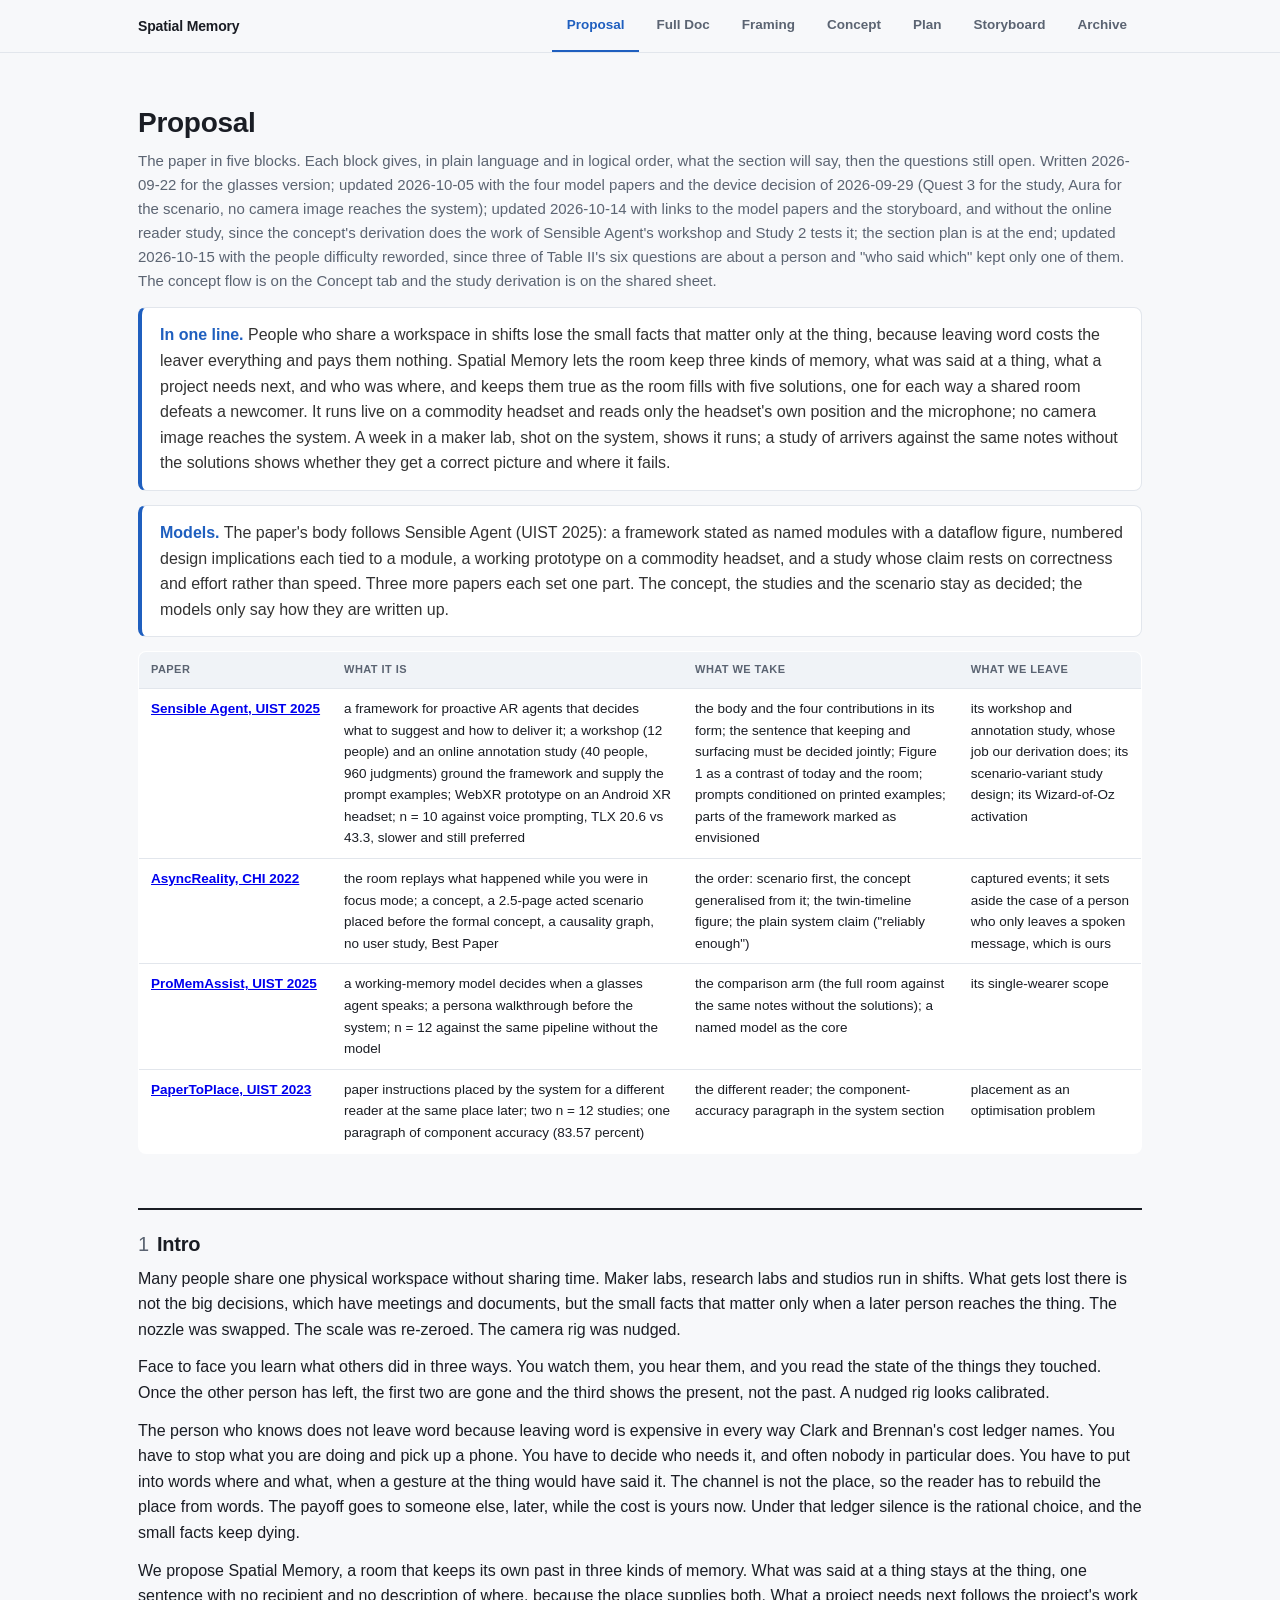
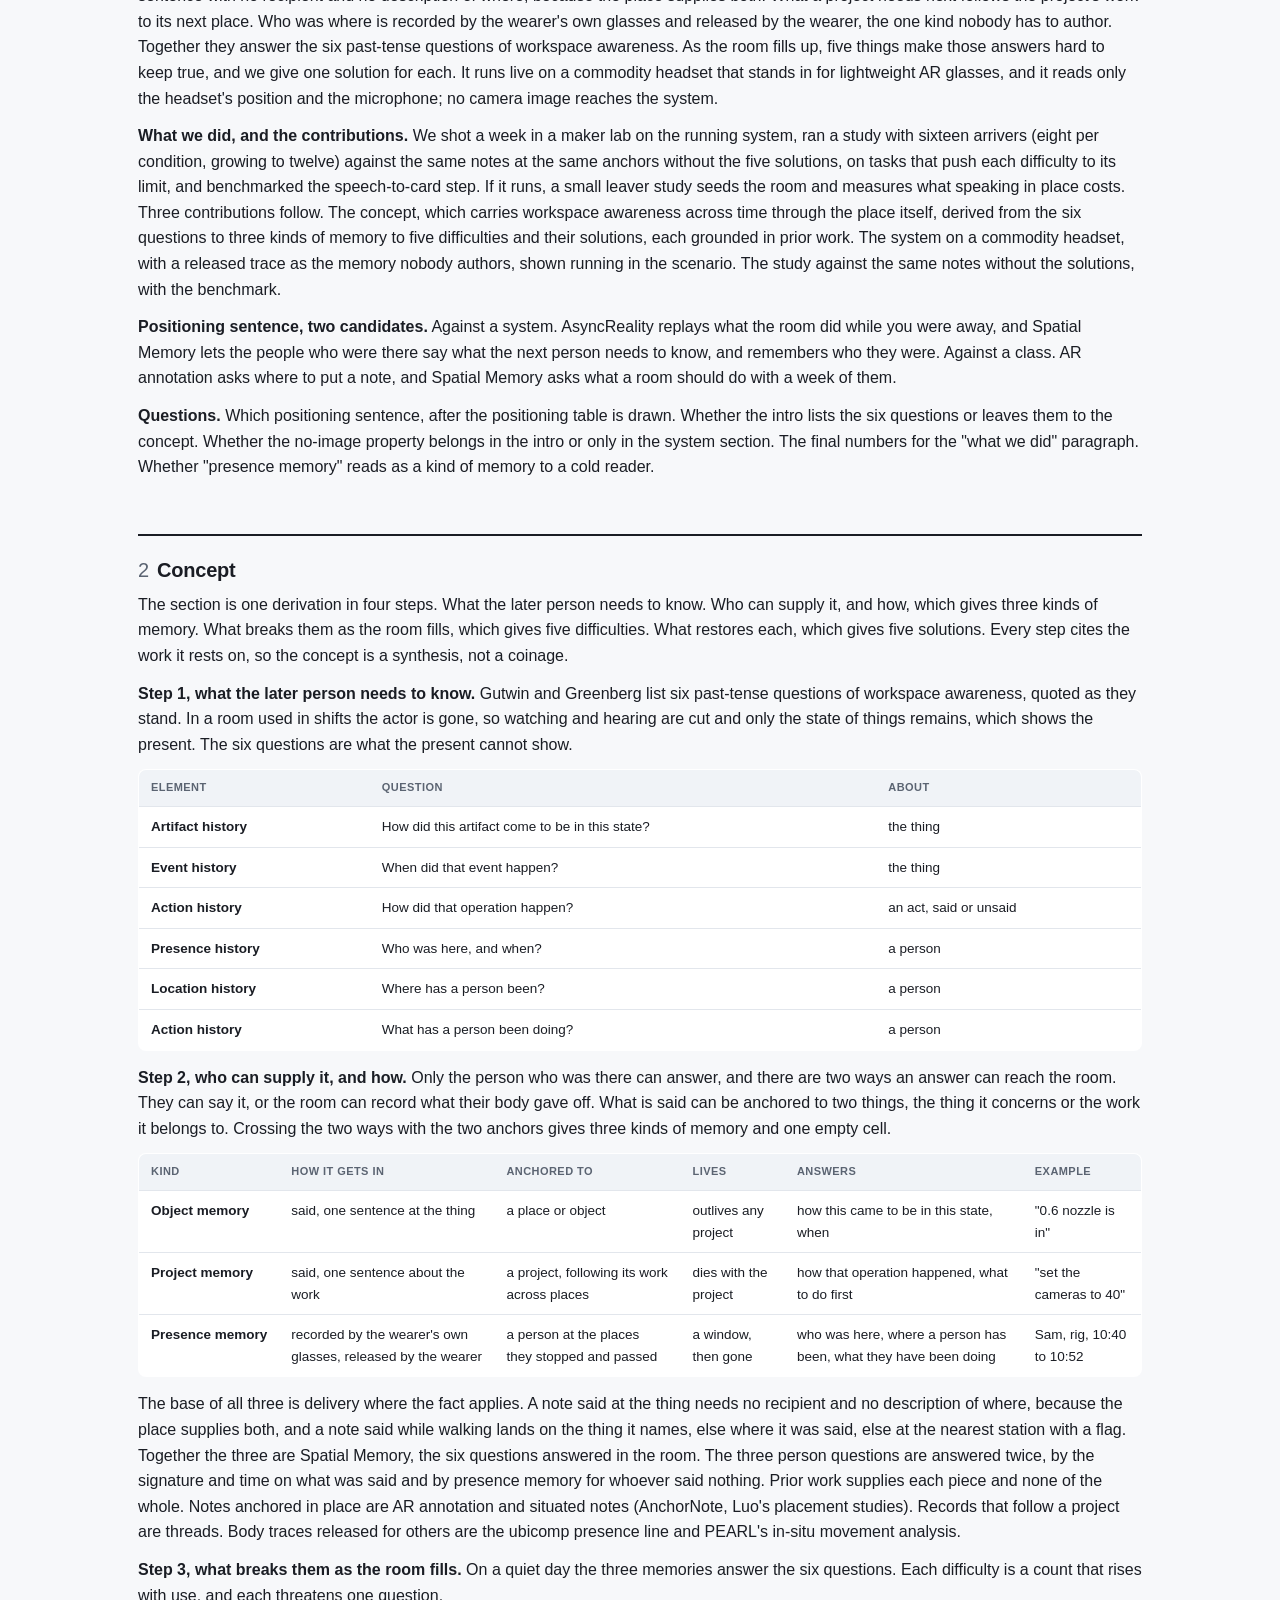
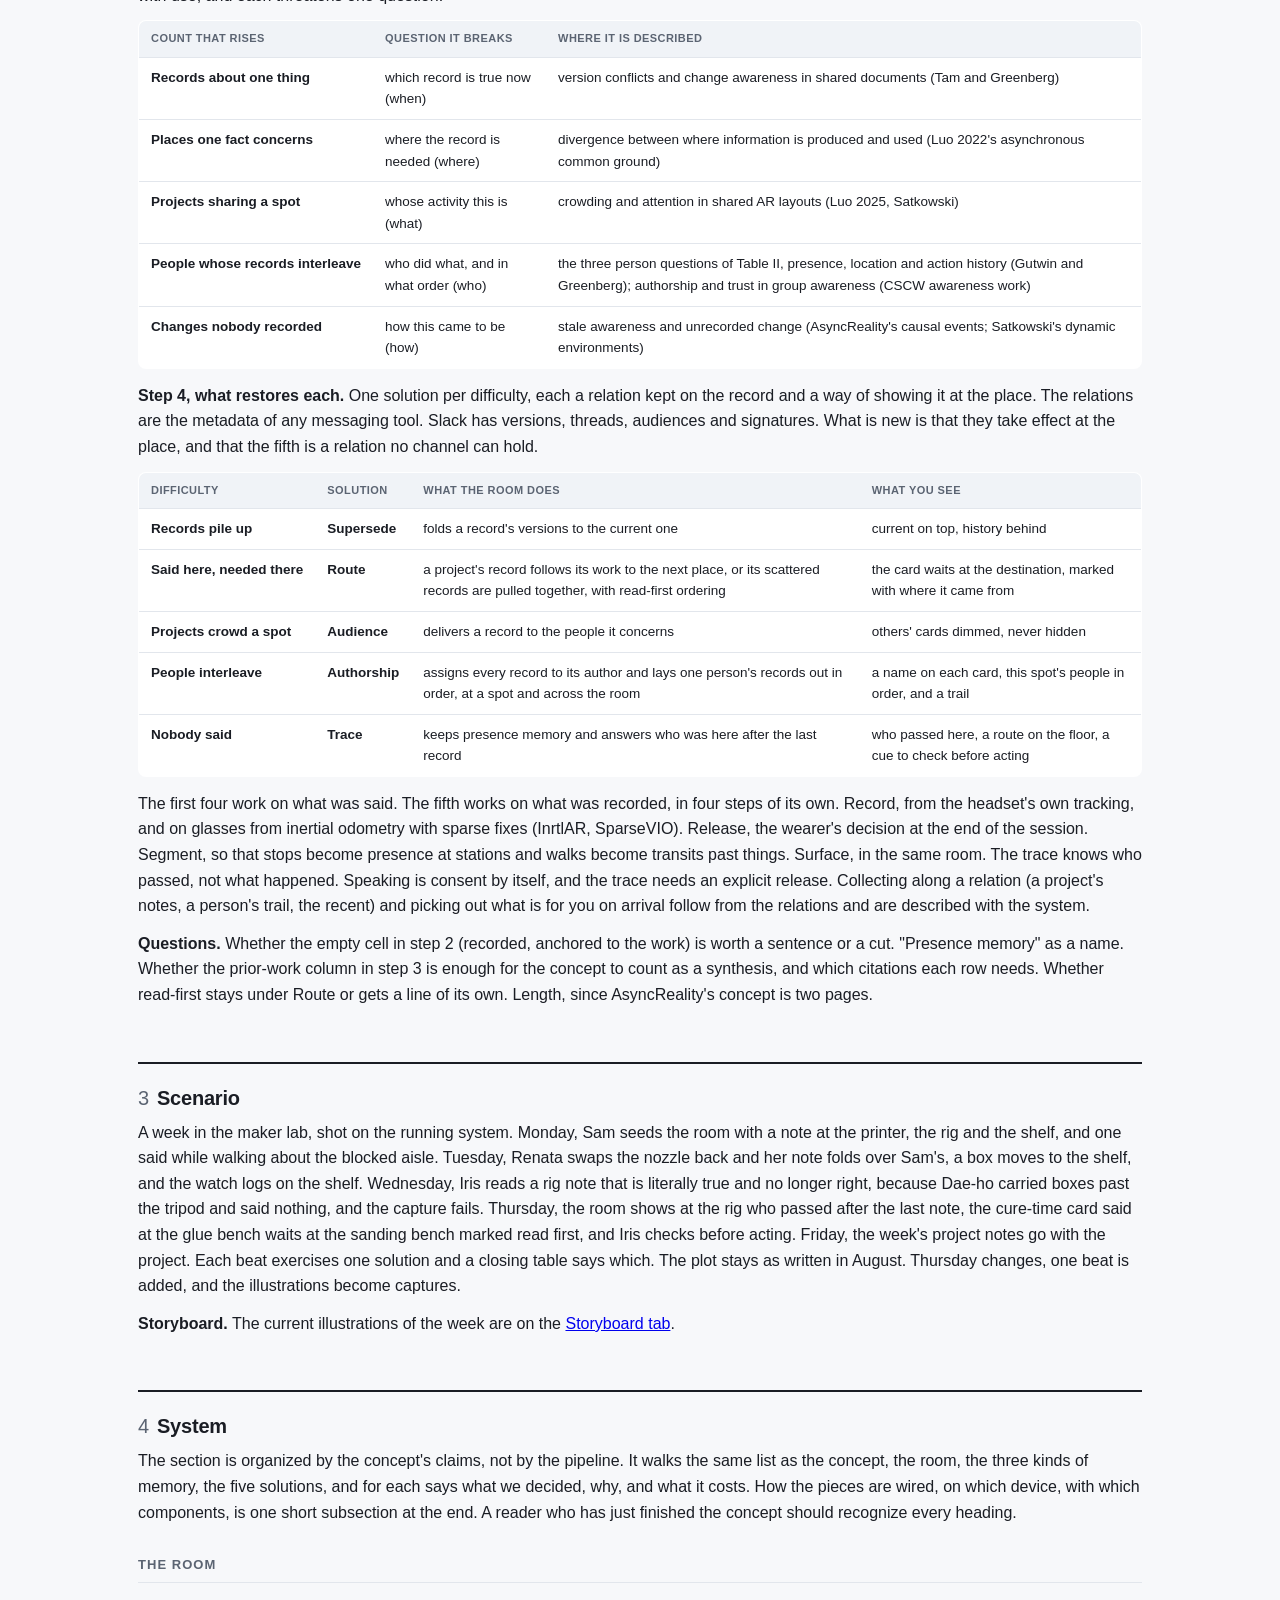
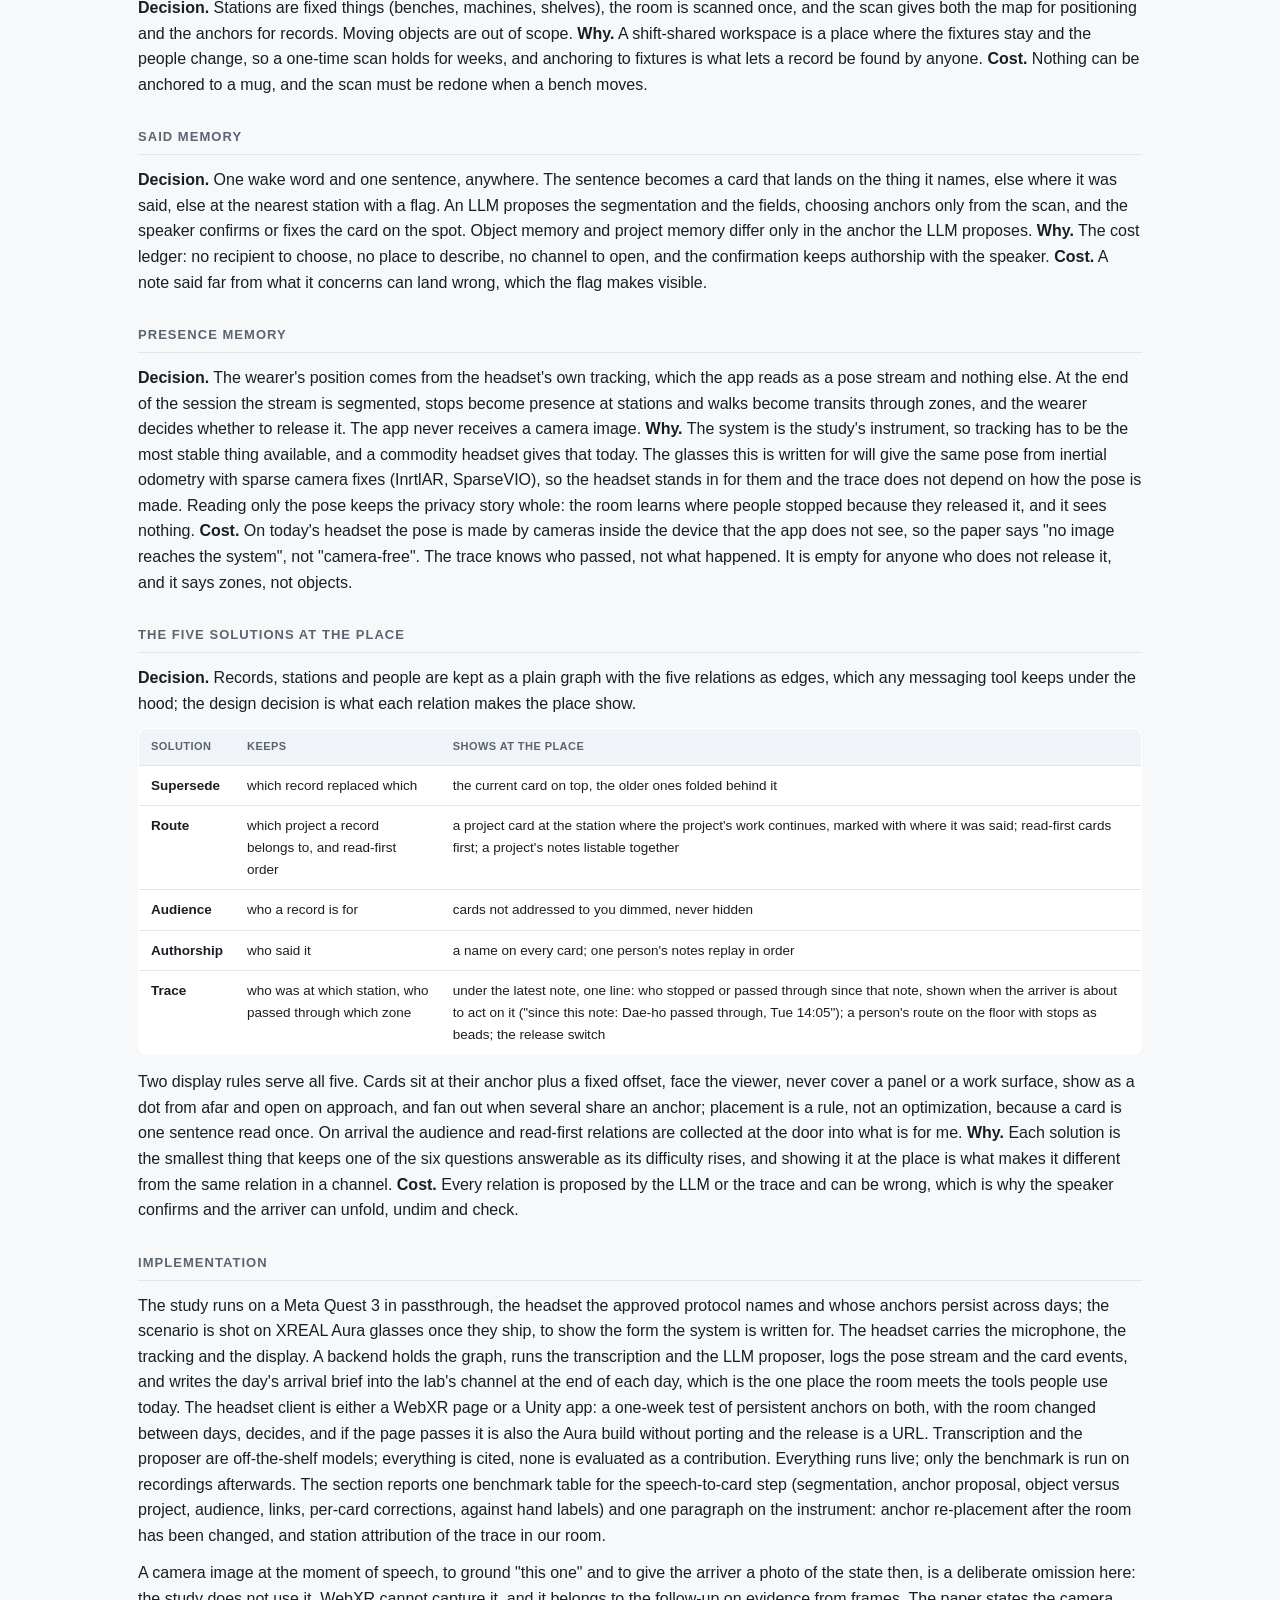
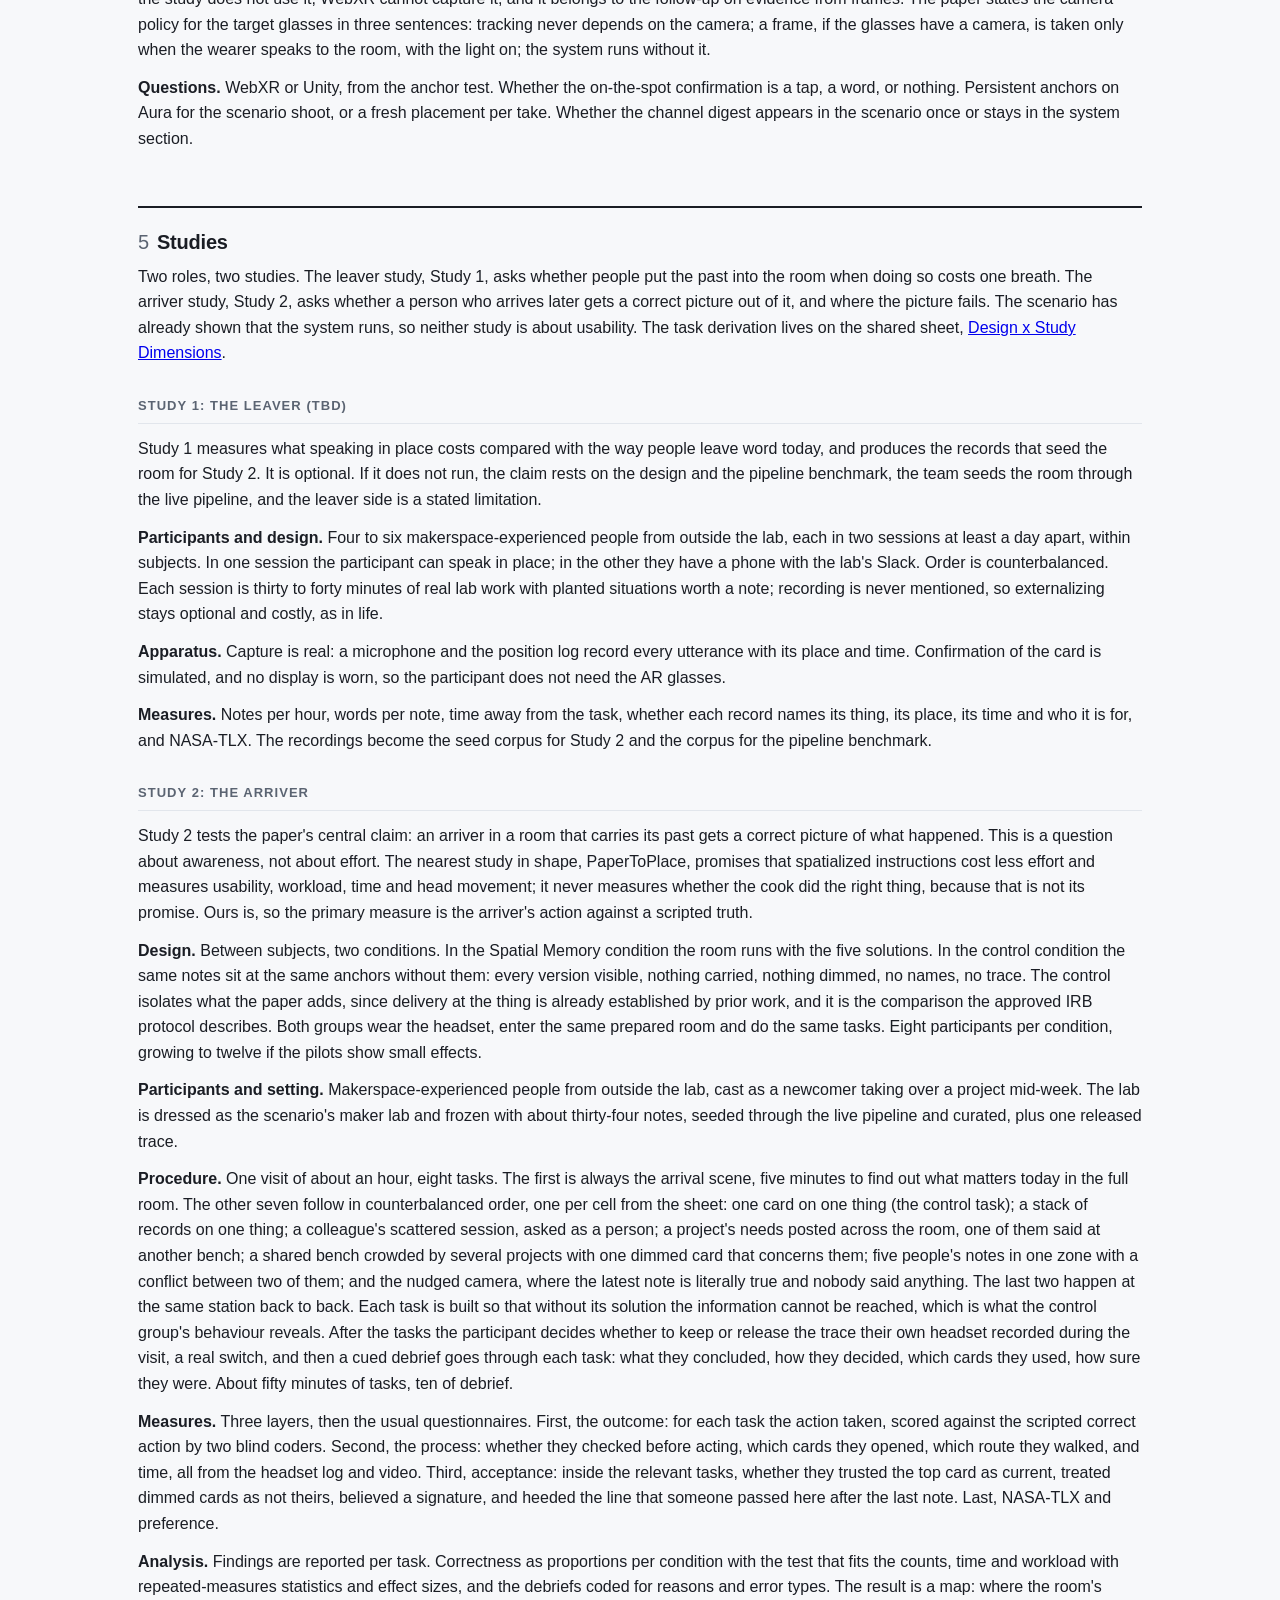
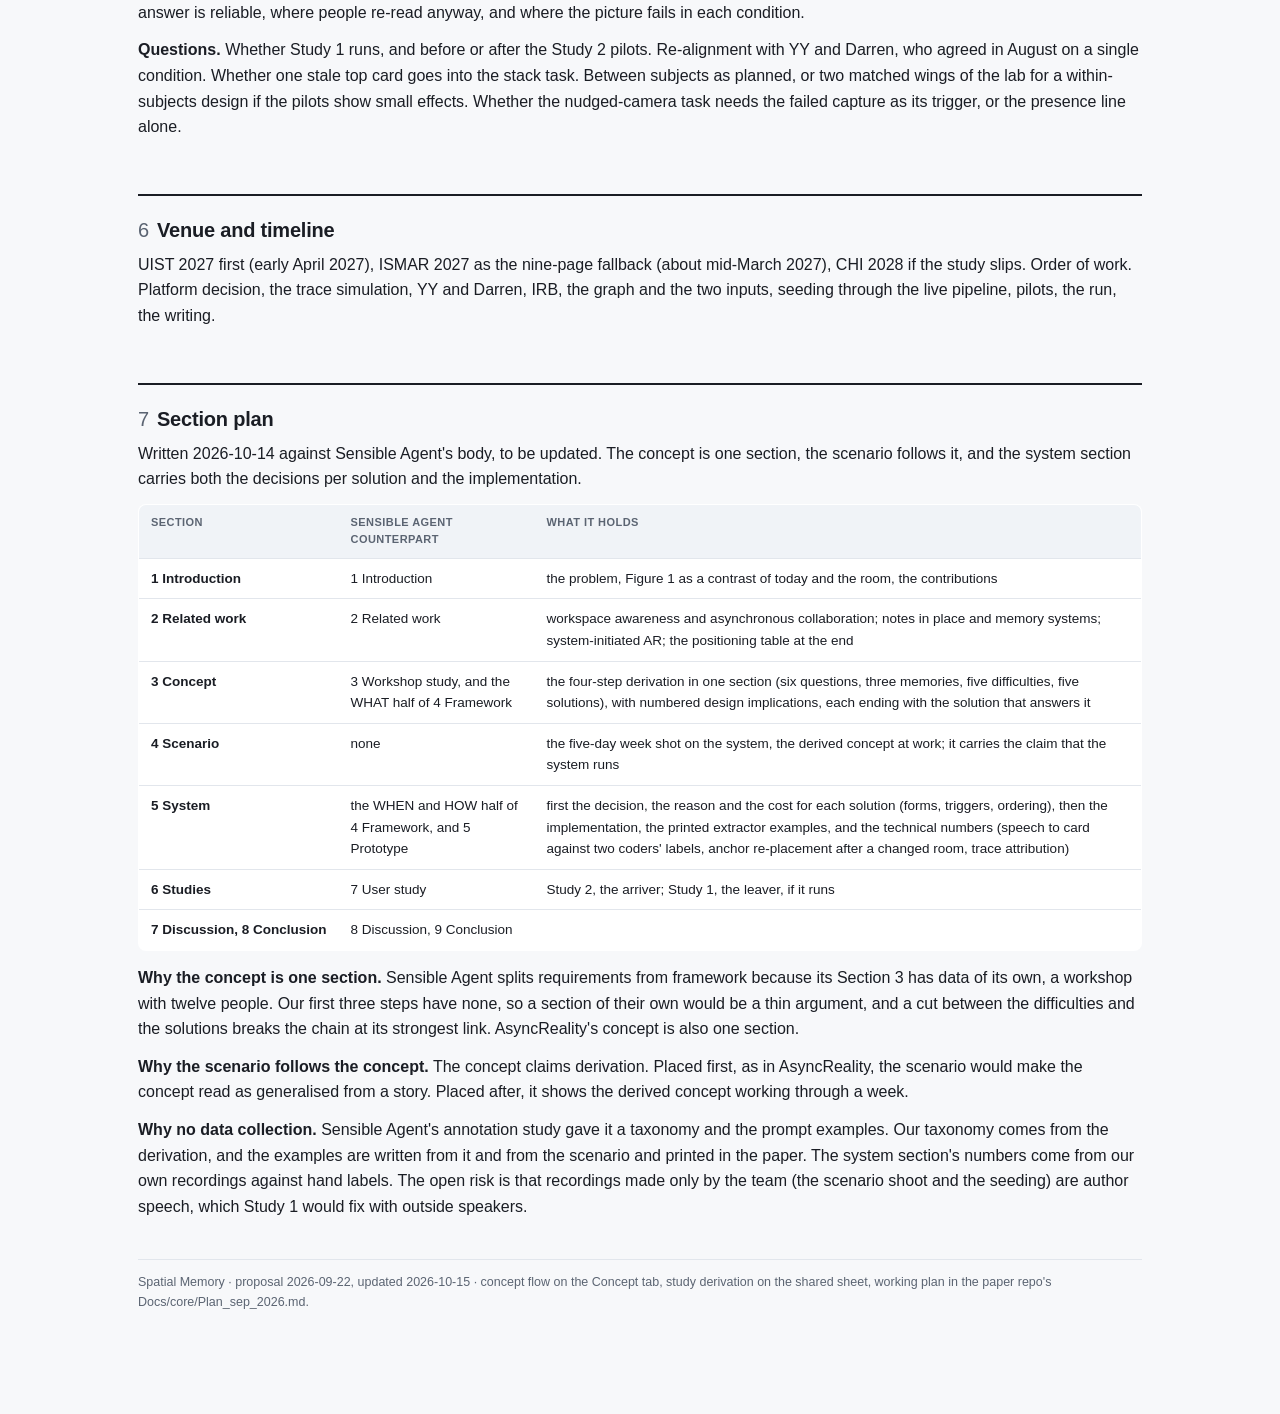
<file: proposal.html>
<!DOCTYPE html>
<html lang="en">
<head>
<meta charset="UTF-8">
<meta name="viewport" content="width=device-width, initial-scale=1.0">
<title>Proposal · Spatial Memory</title>
<link rel="stylesheet" href="style.css">
</head>
<body>
<nav class="tabs"><div class="tabs-inner">
  <span class="brand">Spatial Memory</span>
  <a href="proposal.html" class="active">Proposal</a>
  <a href="design_doc.html">Full Doc</a>
  <a href="grounding.html">Framing</a>
  <a href="concept.html">Concept</a>
  <a href="plan.html">Plan</a>
  <a href="storyboard.html">Storyboard</a>
  <a href="archive_fulldoc.html">Archive</a>
</div></nav>
<div class="wrap">

<h1>Proposal</h1>
<p class="sub">The paper in five blocks. Each block gives, in plain language and in logical order, what the section will say, then the questions still open. Written 2026-09-22 for the glasses version; updated 2026-10-05 with the four model papers and the device decision of 2026-09-29 (Quest 3 for the study, Aura for the scenario, no camera image reaches the system); updated 2026-10-14 with links to the model papers and the storyboard, and without the online reader study, since the concept's derivation does the work of Sensible Agent's workshop and Study 2 tests it; the section plan is at the end; updated 2026-10-15 with the people difficulty reworded, since three of Table II's six questions are about a person and "who said which" kept only one of them. The concept flow is on the Concept tab and the study derivation is on the shared sheet.</p>

<div class="hook"><b>In one line.</b> People who share a workspace in shifts lose the small facts that matter only at the thing, because leaving word costs the leaver everything and pays them nothing. Spatial Memory lets the room keep three kinds of memory, what was said at a thing, what a project needs next, and who was where, and keeps them true as the room fills with five solutions, one for each way a shared room defeats a newcomer. It runs live on a commodity headset and reads only the headset's own position and the microphone; no camera image reaches the system. A week in a maker lab, shot on the system, shows it runs; a study of arrivers against the same notes without the solutions shows whether they get a correct picture and where it fails.</div>

<div class="hook"><b>Models.</b> The paper's body follows Sensible Agent (UIST 2025): a framework stated as named modules with a dataflow figure, numbered design implications each tied to a module, a working prototype on a commodity headset, and a study whose claim rests on correctness and effort rather than speed. Three more papers each set one part. The concept, the studies and the scenario stay as decided; the models only say how they are written up.</div>
<table>
  <tr><th>Paper</th><th>What it is</th><th>What we take</th><th>What we leave</th></tr>
  <tr><td class="k"><a href="https://doi.org/10.1145/3746059.3747748">Sensible Agent, UIST 2025</a></td><td>a framework for proactive AR agents that decides what to suggest and how to deliver it; a workshop (12 people) and an online annotation study (40 people, 960 judgments) ground the framework and supply the prompt examples; WebXR prototype on an Android XR headset; n = 10 against voice prompting, TLX 20.6 vs 43.3, slower and still preferred</td><td>the body and the four contributions in its form; the sentence that keeping and surfacing must be decided jointly; Figure 1 as a contrast of today and the room; prompts conditioned on printed examples; parts of the framework marked as envisioned</td><td>its workshop and annotation study, whose job our derivation does; its scenario-variant study design; its Wizard-of-Oz activation</td></tr>
  <tr><td class="k"><a href="https://doi.org/10.1145/3491102.3501836">AsyncReality, CHI 2022</a></td><td>the room replays what happened while you were in focus mode; a concept, a 2.5-page acted scenario placed before the formal concept, a causality graph, no user study, Best Paper</td><td>the order: scenario first, the concept generalised from it; the twin-timeline figure; the plain system claim ("reliably enough")</td><td>captured events; it sets aside the case of a person who only leaves a spoken message, which is ours</td></tr>
  <tr><td class="k"><a href="https://doi.org/10.1145/3746059.3747770">ProMemAssist, UIST 2025</a></td><td>a working-memory model decides when a glasses agent speaks; a persona walkthrough before the system; n = 12 against the same pipeline without the model</td><td>the comparison arm (the full room against the same notes without the solutions); a named model as the core</td><td>its single-wearer scope</td></tr>
  <tr><td class="k"><a href="https://doi.org/10.1145/3586183.3606832">PaperToPlace, UIST 2023</a></td><td>paper instructions placed by the system for a different reader at the same place later; two n = 12 studies; one paragraph of component accuracy (83.57 percent)</td><td>the different reader; the component-accuracy paragraph in the system section</td><td>placement as an optimisation problem</td></tr>
</table>

<h2 id="p1"><span class="no">1</span>Intro</h2>
<p>Many people share one physical workspace without sharing time. Maker labs, research labs and studios run in shifts. What gets lost there is not the big decisions, which have meetings and documents, but the small facts that matter only when a later person reaches the thing. The nozzle was swapped. The scale was re-zeroed. The camera rig was nudged.</p>
<p>Face to face you learn what others did in three ways. You watch them, you hear them, and you read the state of the things they touched. Once the other person has left, the first two are gone and the third shows the present, not the past. A nudged rig looks calibrated.</p>
<p>The person who knows does not leave word because leaving word is expensive in every way Clark and Brennan's cost ledger names. You have to stop what you are doing and pick up a phone. You have to decide who needs it, and often nobody in particular does. You have to put into words where and what, when a gesture at the thing would have said it. The channel is not the place, so the reader has to rebuild the place from words. The payoff goes to someone else, later, while the cost is yours now. Under that ledger silence is the rational choice, and the small facts keep dying.</p>
<p>We propose Spatial Memory, a room that keeps its own past in three kinds of memory. What was said at a thing stays at the thing, one sentence with no recipient and no description of where, because the place supplies both. What a project needs next follows the project's work to its next place. Who was where is recorded by the wearer's own glasses and released by the wearer, the one kind nobody has to author. Together they answer the six past-tense questions of workspace awareness. As the room fills up, five things make those answers hard to keep true, and we give one solution for each. It runs live on a commodity headset that stands in for lightweight AR glasses, and it reads only the headset's position and the microphone; no camera image reaches the system.</p>
<p><b>What we did, and the contributions.</b> We shot a week in a maker lab on the running system, ran a study with sixteen arrivers (eight per condition, growing to twelve) against the same notes at the same anchors without the five solutions, on tasks that push each difficulty to its limit, and benchmarked the speech-to-card step. If it runs, a small leaver study seeds the room and measures what speaking in place costs. Three contributions follow. The concept, which carries workspace awareness across time through the place itself, derived from the six questions to three kinds of memory to five difficulties and their solutions, each grounded in prior work. The system on a commodity headset, with a released trace as the memory nobody authors, shown running in the scenario. The study against the same notes without the solutions, with the benchmark.</p>
<p><b>Positioning sentence, two candidates.</b> Against a system. AsyncReality replays what the room did while you were away, and Spatial Memory lets the people who were there say what the next person needs to know, and remembers who they were. Against a class. AR annotation asks where to put a note, and Spatial Memory asks what a room should do with a week of them.</p>
<p><b>Questions.</b> Which positioning sentence, after the positioning table is drawn. Whether the intro lists the six questions or leaves them to the concept. Whether the no-image property belongs in the intro or only in the system section. The final numbers for the "what we did" paragraph. Whether "presence memory" reads as a kind of memory to a cold reader.</p>

<h2 id="p2"><span class="no">2</span>Concept</h2>
<p>The section is one derivation in four steps. What the later person needs to know. Who can supply it, and how, which gives three kinds of memory. What breaks them as the room fills, which gives five difficulties. What restores each, which gives five solutions. Every step cites the work it rests on, so the concept is a synthesis, not a coinage.</p>
<p><b>Step 1, what the later person needs to know.</b> Gutwin and Greenberg list six past-tense questions of workspace awareness, quoted as they stand. In a room used in shifts the actor is gone, so watching and hearing are cut and only the state of things remains, which shows the present. The six questions are what the present cannot show.</p>
<table>
  <tr><th>Element</th><th>Question</th><th>About</th></tr>
  <tr><td class="k">Artifact history</td><td>How did this artifact come to be in this state?</td><td>the thing</td></tr>
  <tr><td class="k">Event history</td><td>When did that event happen?</td><td>the thing</td></tr>
  <tr><td class="k">Action history</td><td>How did that operation happen?</td><td>an act, said or unsaid</td></tr>
  <tr><td class="k">Presence history</td><td>Who was here, and when?</td><td>a person</td></tr>
  <tr><td class="k">Location history</td><td>Where has a person been?</td><td>a person</td></tr>
  <tr><td class="k">Action history</td><td>What has a person been doing?</td><td>a person</td></tr>
</table>
<p><b>Step 2, who can supply it, and how.</b> Only the person who was there can answer, and there are two ways an answer can reach the room. They can say it, or the room can record what their body gave off. What is said can be anchored to two things, the thing it concerns or the work it belongs to. Crossing the two ways with the two anchors gives three kinds of memory and one empty cell.</p>
<table>
  <tr><th>Kind</th><th>How it gets in</th><th>Anchored to</th><th>Lives</th><th>Answers</th><th>Example</th></tr>
  <tr><td class="k">Object memory</td><td>said, one sentence at the thing</td><td>a place or object</td><td>outlives any project</td><td>how this came to be in this state, when</td><td>"0.6 nozzle is in"</td></tr>
  <tr><td class="k">Project memory</td><td>said, one sentence about the work</td><td>a project, following its work across places</td><td>dies with the project</td><td>how that operation happened, what to do first</td><td>"set the cameras to 40"</td></tr>
  <tr><td class="k">Presence memory</td><td>recorded by the wearer's own glasses, released by the wearer</td><td>a person at the places they stopped and passed</td><td>a window, then gone</td><td>who was here, where a person has been, what they have been doing</td><td>Sam, rig, 10:40 to 10:52</td></tr>
</table>
<p>The base of all three is delivery where the fact applies. A note said at the thing needs no recipient and no description of where, because the place supplies both, and a note said while walking lands on the thing it names, else where it was said, else at the nearest station with a flag. Together the three are Spatial Memory, the six questions answered in the room. The three person questions are answered twice, by the signature and time on what was said and by presence memory for whoever said nothing. Prior work supplies each piece and none of the whole. Notes anchored in place are AR annotation and situated notes (AnchorNote, Luo's placement studies). Records that follow a project are threads. Body traces released for others are the ubicomp presence line and PEARL's in-situ movement analysis.</p>
<p><b>Step 3, what breaks them as the room fills.</b> On a quiet day the three memories answer the six questions. Each difficulty is a count that rises with use, and each threatens one question.</p>
<table>
  <tr><th>Count that rises</th><th>Question it breaks</th><th>Where it is described</th></tr>
  <tr><td class="k">Records about one thing</td><td>which record is true now (when)</td><td>version conflicts and change awareness in shared documents (Tam and Greenberg)</td></tr>
  <tr><td class="k">Places one fact concerns</td><td>where the record is needed (where)</td><td>divergence between where information is produced and used (Luo 2022's asynchronous common ground)</td></tr>
  <tr><td class="k">Projects sharing a spot</td><td>whose activity this is (what)</td><td>crowding and attention in shared AR layouts (Luo 2025, Satkowski)</td></tr>
  <tr><td class="k">People whose records interleave</td><td>who did what, and in what order (who)</td><td>the three person questions of Table II, presence, location and action history (Gutwin and Greenberg); authorship and trust in group awareness (CSCW awareness work)</td></tr>
  <tr><td class="k">Changes nobody recorded</td><td>how this came to be (how)</td><td>stale awareness and unrecorded change (AsyncReality's causal events; Satkowski's dynamic environments)</td></tr>
</table>
<p><b>Step 4, what restores each.</b> One solution per difficulty, each a relation kept on the record and a way of showing it at the place. The relations are the metadata of any messaging tool. Slack has versions, threads, audiences and signatures. What is new is that they take effect at the place, and that the fifth is a relation no channel can hold.</p>
<table>
  <tr><th>Difficulty</th><th>Solution</th><th>What the room does</th><th>What you see</th></tr>
  <tr><td class="k">Records pile up</td><td><b>Supersede</b></td><td>folds a record's versions to the current one</td><td>current on top, history behind</td></tr>
  <tr><td class="k">Said here, needed there</td><td><b>Route</b></td><td>a project's record follows its work to the next place, or its scattered records are pulled together, with read-first ordering</td><td>the card waits at the destination, marked with where it came from</td></tr>
  <tr><td class="k">Projects crowd a spot</td><td><b>Audience</b></td><td>delivers a record to the people it concerns</td><td>others' cards dimmed, never hidden</td></tr>
  <tr><td class="k">People interleave</td><td><b>Authorship</b></td><td>assigns every record to its author and lays one person's records out in order, at a spot and across the room</td><td>a name on each card, this spot's people in order, and a trail</td></tr>
  <tr><td class="k">Nobody said</td><td><b>Trace</b></td><td>keeps presence memory and answers who was here after the last record</td><td>who passed here, a route on the floor, a cue to check before acting</td></tr>
</table>
<p>The first four work on what was said. The fifth works on what was recorded, in four steps of its own. Record, from the headset's own tracking, and on glasses from inertial odometry with sparse fixes (InrtlAR, SparseVIO). Release, the wearer's decision at the end of the session. Segment, so that stops become presence at stations and walks become transits past things. Surface, in the same room. The trace knows who passed, not what happened. Speaking is consent by itself, and the trace needs an explicit release. Collecting along a relation (a project's notes, a person's trail, the recent) and picking out what is for you on arrival follow from the relations and are described with the system.</p>
<p><b>Questions.</b> Whether the empty cell in step 2 (recorded, anchored to the work) is worth a sentence or a cut. "Presence memory" as a name. Whether the prior-work column in step 3 is enough for the concept to count as a synthesis, and which citations each row needs. Whether read-first stays under Route or gets a line of its own. Length, since AsyncReality's concept is two pages.</p>

<h2 id="p3"><span class="no">3</span>Scenario</h2>
<p>A week in the maker lab, shot on the running system. Monday, Sam seeds the room with a note at the printer, the rig and the shelf, and one said while walking about the blocked aisle. Tuesday, Renata swaps the nozzle back and her note folds over Sam's, a box moves to the shelf, and the watch logs on the shelf. Wednesday, Iris reads a rig note that is literally true and no longer right, because Dae-ho carried boxes past the tripod and said nothing, and the capture fails. Thursday, the room shows at the rig who passed after the last note, the cure-time card said at the glue bench waits at the sanding bench marked read first, and Iris checks before acting. Friday, the week's project notes go with the project. Each beat exercises one solution and a closing table says which. The plot stays as written in August. Thursday changes, one beat is added, and the illustrations become captures.</p>
<p><b>Storyboard.</b> The current illustrations of the week are on the <a href="storyboard.html">Storyboard tab</a>.</p>

<h2 id="p4"><span class="no">4</span>System</h2>
<p>The section is organized by the concept's claims, not by the pipeline. It walks the same list as the concept, the room, the three kinds of memory, the five solutions, and for each says what we decided, why, and what it costs. How the pieces are wired, on which device, with which components, is one short subsection at the end. A reader who has just finished the concept should recognize every heading.</p>

<h3>The room</h3>
<p><b>Decision.</b> Stations are fixed things (benches, machines, shelves), the room is scanned once, and the scan gives both the map for positioning and the anchors for records. Moving objects are out of scope. <b>Why.</b> A shift-shared workspace is a place where the fixtures stay and the people change, so a one-time scan holds for weeks, and anchoring to fixtures is what lets a record be found by anyone. <b>Cost.</b> Nothing can be anchored to a mug, and the scan must be redone when a bench moves.</p>

<h3>Said memory</h3>
<p><b>Decision.</b> One wake word and one sentence, anywhere. The sentence becomes a card that lands on the thing it names, else where it was said, else at the nearest station with a flag. An LLM proposes the segmentation and the fields, choosing anchors only from the scan, and the speaker confirms or fixes the card on the spot. Object memory and project memory differ only in the anchor the LLM proposes. <b>Why.</b> The cost ledger: no recipient to choose, no place to describe, no channel to open, and the confirmation keeps authorship with the speaker. <b>Cost.</b> A note said far from what it concerns can land wrong, which the flag makes visible.</p>

<h3>Presence memory</h3>
<p><b>Decision.</b> The wearer's position comes from the headset's own tracking, which the app reads as a pose stream and nothing else. At the end of the session the stream is segmented, stops become presence at stations and walks become transits through zones, and the wearer decides whether to release it. The app never receives a camera image. <b>Why.</b> The system is the study's instrument, so tracking has to be the most stable thing available, and a commodity headset gives that today. The glasses this is written for will give the same pose from inertial odometry with sparse camera fixes (InrtlAR, SparseVIO), so the headset stands in for them and the trace does not depend on how the pose is made. Reading only the pose keeps the privacy story whole: the room learns where people stopped because they released it, and it sees nothing. <b>Cost.</b> On today's headset the pose is made by cameras inside the device that the app does not see, so the paper says "no image reaches the system", not "camera-free". The trace knows who passed, not what happened. It is empty for anyone who does not release it, and it says zones, not objects.</p>

<h3>The five solutions at the place</h3>
<p><b>Decision.</b> Records, stations and people are kept as a plain graph with the five relations as edges, which any messaging tool keeps under the hood; the design decision is what each relation makes the place show.</p>
<table>
  <tr><th>Solution</th><th>Keeps</th><th>Shows at the place</th></tr>
  <tr><td class="k">Supersede</td><td>which record replaced which</td><td>the current card on top, the older ones folded behind it</td></tr>
  <tr><td class="k">Route</td><td>which project a record belongs to, and read-first order</td><td>a project card at the station where the project's work continues, marked with where it was said; read-first cards first; a project's notes listable together</td></tr>
  <tr><td class="k">Audience</td><td>who a record is for</td><td>cards not addressed to you dimmed, never hidden</td></tr>
  <tr><td class="k">Authorship</td><td>who said it</td><td>a name on every card; one person's notes replay in order</td></tr>
  <tr><td class="k">Trace</td><td>who was at which station, who passed through which zone</td><td>under the latest note, one line: who stopped or passed through since that note, shown when the arriver is about to act on it ("since this note: Dae-ho passed through, Tue 14:05"); a person's route on the floor with stops as beads; the release switch</td></tr>
</table>
<p>Two display rules serve all five. Cards sit at their anchor plus a fixed offset, face the viewer, never cover a panel or a work surface, show as a dot from afar and open on approach, and fan out when several share an anchor; placement is a rule, not an optimization, because a card is one sentence read once. On arrival the audience and read-first relations are collected at the door into what is for me. <b>Why.</b> Each solution is the smallest thing that keeps one of the six questions answerable as its difficulty rises, and showing it at the place is what makes it different from the same relation in a channel. <b>Cost.</b> Every relation is proposed by the LLM or the trace and can be wrong, which is why the speaker confirms and the arriver can unfold, undim and check.</p>

<h3>Implementation</h3>
<p>The study runs on a Meta Quest 3 in passthrough, the headset the approved protocol names and whose anchors persist across days; the scenario is shot on XREAL Aura glasses once they ship, to show the form the system is written for. The headset carries the microphone, the tracking and the display. A backend holds the graph, runs the transcription and the LLM proposer, logs the pose stream and the card events, and writes the day's arrival brief into the lab's channel at the end of each day, which is the one place the room meets the tools people use today. The headset client is either a WebXR page or a Unity app: a one-week test of persistent anchors on both, with the room changed between days, decides, and if the page passes it is also the Aura build without porting and the release is a URL. Transcription and the proposer are off-the-shelf models; everything is cited, none is evaluated as a contribution. Everything runs live; only the benchmark is run on recordings afterwards. The section reports one benchmark table for the speech-to-card step (segmentation, anchor proposal, object versus project, audience, links, per-card corrections, against hand labels) and one paragraph on the instrument: anchor re-placement after the room has been changed, and station attribution of the trace in our room.</p>
<p>A camera image at the moment of speech, to ground "this one" and to give the arriver a photo of the state then, is a deliberate omission here: the study does not use it, WebXR cannot capture it, and it belongs to the follow-up on evidence from frames. The paper states the camera policy for the target glasses in three sentences: tracking never depends on the camera; a frame, if the glasses have a camera, is taken only when the wearer speaks to the room, with the light on; the system runs without it.</p>
<p><b>Questions.</b> WebXR or Unity, from the anchor test. Whether the on-the-spot confirmation is a tap, a word, or nothing. Persistent anchors on Aura for the scenario shoot, or a fresh placement per take. Whether the channel digest appears in the scenario once or stays in the system section.</p>

<h2 id="p5"><span class="no">5</span>Studies</h2>
<p>Two roles, two studies. The leaver study, Study 1, asks whether people put the past into the room when doing so costs one breath. The arriver study, Study 2, asks whether a person who arrives later gets a correct picture out of it, and where the picture fails. The scenario has already shown that the system runs, so neither study is about usability. The task derivation lives on the shared sheet, <a href="https://docs.google.com/spreadsheets/d/1Q_3EbfkeDys6vji6XHXkfV3a0zovfISZC0Qyw8q3d_c/edit?gid=1668011665#gid=1668011665">Design x Study Dimensions</a>.</p>

<h3>Study 1: the leaver (TBD)</h3>
<p>Study 1 measures what speaking in place costs compared with the way people leave word today, and produces the records that seed the room for Study 2. It is optional. If it does not run, the claim rests on the design and the pipeline benchmark, the team seeds the room through the live pipeline, and the leaver side is a stated limitation.</p>
<p><b>Participants and design.</b> Four to six makerspace-experienced people from outside the lab, each in two sessions at least a day apart, within subjects. In one session the participant can speak in place; in the other they have a phone with the lab's Slack. Order is counterbalanced. Each session is thirty to forty minutes of real lab work with planted situations worth a note; recording is never mentioned, so externalizing stays optional and costly, as in life.</p>
<p><b>Apparatus.</b> Capture is real: a microphone and the position log record every utterance with its place and time. Confirmation of the card is simulated, and no display is worn, so the participant does not need the AR glasses.</p>
<p><b>Measures.</b> Notes per hour, words per note, time away from the task, whether each record names its thing, its place, its time and who it is for, and NASA-TLX. The recordings become the seed corpus for Study 2 and the corpus for the pipeline benchmark.</p>

<h3>Study 2: the arriver</h3>
<p>Study 2 tests the paper's central claim: an arriver in a room that carries its past gets a correct picture of what happened. This is a question about awareness, not about effort. The nearest study in shape, PaperToPlace, promises that spatialized instructions cost less effort and measures usability, workload, time and head movement; it never measures whether the cook did the right thing, because that is not its promise. Ours is, so the primary measure is the arriver's action against a scripted truth.</p>
<p><b>Design.</b> Between subjects, two conditions. In the Spatial Memory condition the room runs with the five solutions. In the control condition the same notes sit at the same anchors without them: every version visible, nothing carried, nothing dimmed, no names, no trace. The control isolates what the paper adds, since delivery at the thing is already established by prior work, and it is the comparison the approved IRB protocol describes. Both groups wear the headset, enter the same prepared room and do the same tasks. Eight participants per condition, growing to twelve if the pilots show small effects.</p>
<p><b>Participants and setting.</b> Makerspace-experienced people from outside the lab, cast as a newcomer taking over a project mid-week. The lab is dressed as the scenario's maker lab and frozen with about thirty-four notes, seeded through the live pipeline and curated, plus one released trace.</p>
<p><b>Procedure.</b> One visit of about an hour, eight tasks. The first is always the arrival scene, five minutes to find out what matters today in the full room. The other seven follow in counterbalanced order, one per cell from the sheet: one card on one thing (the control task); a stack of records on one thing; a colleague's scattered session, asked as a person; a project's needs posted across the room, one of them said at another bench; a shared bench crowded by several projects with one dimmed card that concerns them; five people's notes in one zone with a conflict between two of them; and the nudged camera, where the latest note is literally true and nobody said anything. The last two happen at the same station back to back. Each task is built so that without its solution the information cannot be reached, which is what the control group's behaviour reveals. After the tasks the participant decides whether to keep or release the trace their own headset recorded during the visit, a real switch, and then a cued debrief goes through each task: what they concluded, how they decided, which cards they used, how sure they were. About fifty minutes of tasks, ten of debrief.</p>
<p><b>Measures.</b> Three layers, then the usual questionnaires. First, the outcome: for each task the action taken, scored against the scripted correct action by two blind coders. Second, the process: whether they checked before acting, which cards they opened, which route they walked, and time, all from the headset log and video. Third, acceptance: inside the relevant tasks, whether they trusted the top card as current, treated dimmed cards as not theirs, believed a signature, and heeded the line that someone passed here after the last note. Last, NASA-TLX and preference.</p>
<p><b>Analysis.</b> Findings are reported per task. Correctness as proportions per condition with the test that fits the counts, time and workload with repeated-measures statistics and effect sizes, and the debriefs coded for reasons and error types. The result is a map: where the room's answer is reliable, where people re-read anyway, and where the picture fails in each condition.</p>
<p><b>Questions.</b> Whether Study 1 runs, and before or after the Study 2 pilots. Re-alignment with YY and Darren, who agreed in August on a single condition. Whether one stale top card goes into the stack task. Between subjects as planned, or two matched wings of the lab for a within-subjects design if the pilots show small effects. Whether the nudged-camera task needs the failed capture as its trigger, or the presence line alone.</p>

<h2 id="p6"><span class="no">6</span>Venue and timeline</h2>
<p>UIST 2027 first (early April 2027), ISMAR 2027 as the nine-page fallback (about mid-March 2027), CHI 2028 if the study slips. Order of work. Platform decision, the trace simulation, YY and Darren, IRB, the graph and the two inputs, seeding through the live pipeline, pilots, the run, the writing.</p>

<h2 id="p7"><span class="no">7</span>Section plan</h2>
<p>Written 2026-10-14 against Sensible Agent's body, to be updated. The concept is one section, the scenario follows it, and the system section carries both the decisions per solution and the implementation.</p>
<table>
  <tr><th>Section</th><th>Sensible Agent counterpart</th><th>What it holds</th></tr>
  <tr><td class="k">1 Introduction</td><td>1 Introduction</td><td>the problem, Figure 1 as a contrast of today and the room, the contributions</td></tr>
  <tr><td class="k">2 Related work</td><td>2 Related work</td><td>workspace awareness and asynchronous collaboration; notes in place and memory systems; system-initiated AR; the positioning table at the end</td></tr>
  <tr><td class="k">3 Concept</td><td>3 Workshop study, and the WHAT half of 4 Framework</td><td>the four-step derivation in one section (six questions, three memories, five difficulties, five solutions), with numbered design implications, each ending with the solution that answers it</td></tr>
  <tr><td class="k">4 Scenario</td><td>none</td><td>the five-day week shot on the system, the derived concept at work; it carries the claim that the system runs</td></tr>
  <tr><td class="k">5 System</td><td>the WHEN and HOW half of 4 Framework, and 5 Prototype</td><td>first the decision, the reason and the cost for each solution (forms, triggers, ordering), then the implementation, the printed extractor examples, and the technical numbers (speech to card against two coders' labels, anchor re-placement after a changed room, trace attribution)</td></tr>
  <tr><td class="k">6 Studies</td><td>7 User study</td><td>Study 2, the arriver; Study 1, the leaver, if it runs</td></tr>
  <tr><td class="k">7 Discussion, 8 Conclusion</td><td>8 Discussion, 9 Conclusion</td><td></td></tr>
</table>
<p><b>Why the concept is one section.</b> Sensible Agent splits requirements from framework because its Section 3 has data of its own, a workshop with twelve people. Our first three steps have none, so a section of their own would be a thin argument, and a cut between the difficulties and the solutions breaks the chain at its strongest link. AsyncReality's concept is also one section.</p>
<p><b>Why the scenario follows the concept.</b> The concept claims derivation. Placed first, as in AsyncReality, the scenario would make the concept read as generalised from a story. Placed after, it shows the derived concept working through a week.</p>
<p><b>Why no data collection.</b> Sensible Agent's annotation study gave it a taxonomy and the prompt examples. Our taxonomy comes from the derivation, and the examples are written from it and from the scenario and printed in the paper. The system section's numbers come from our own recordings against hand labels. The open risk is that recordings made only by the team (the scenario shoot and the seeding) are author speech, which Study 1 would fix with outside speakers.</p>

<p class="foot">Spatial Memory &middot; proposal 2026-09-22, updated 2026-10-15 &middot; concept flow on the Concept tab, study derivation on the shared sheet, working plan in the paper repo's Docs/core/Plan_sep_2026.md.</p>
</div>
</body>
</html>
</file>
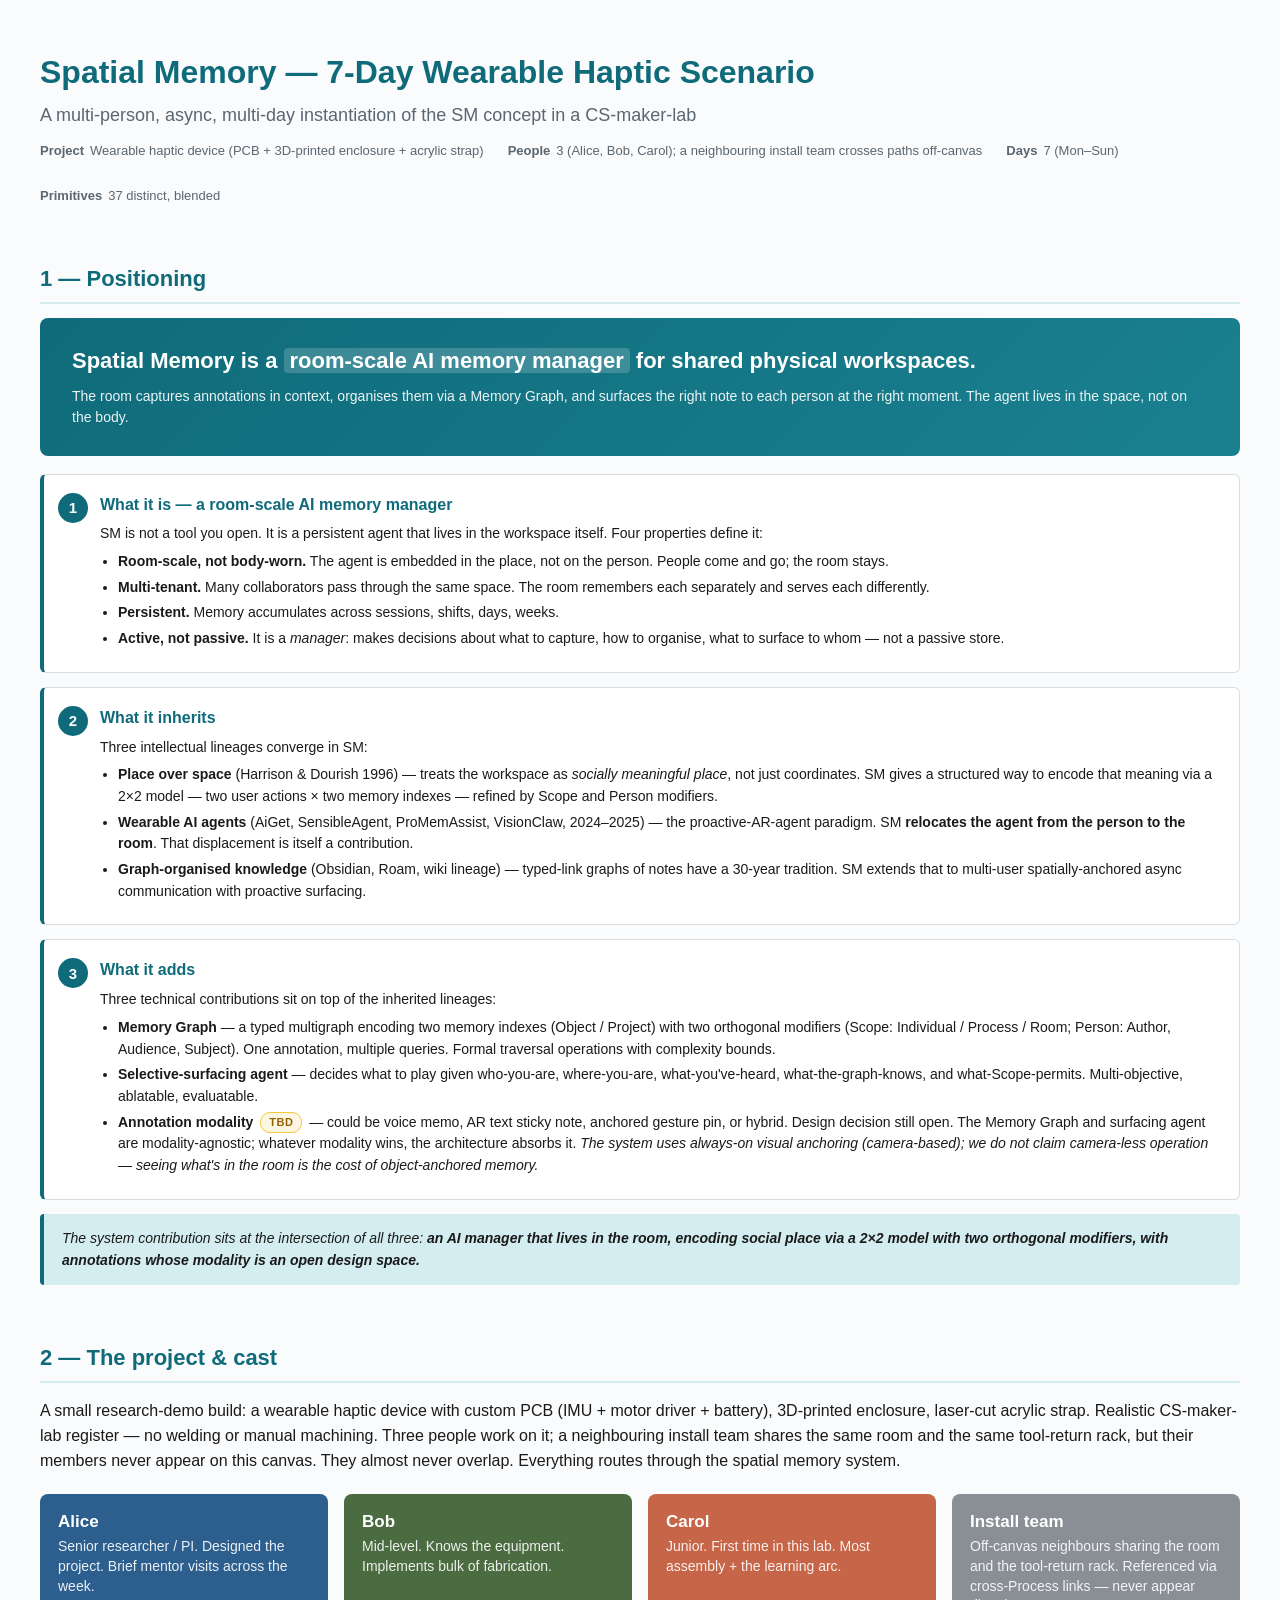
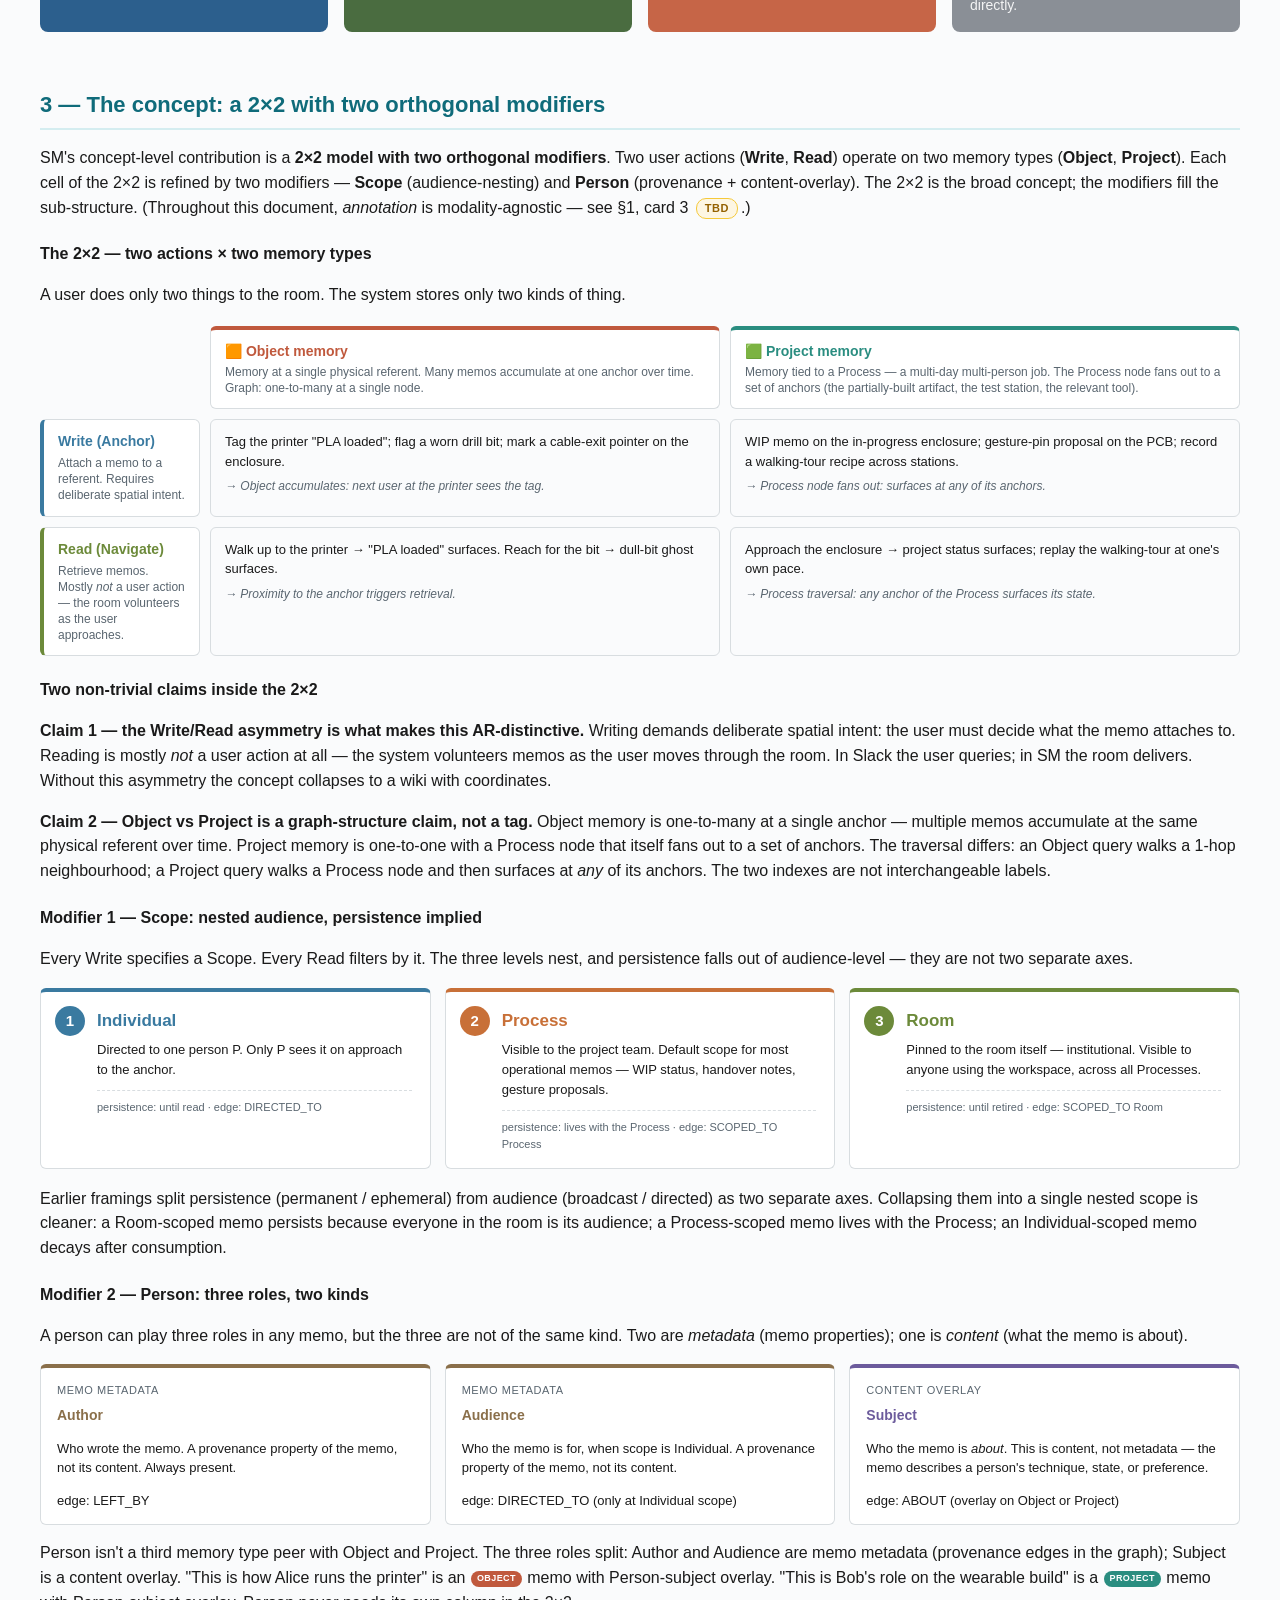
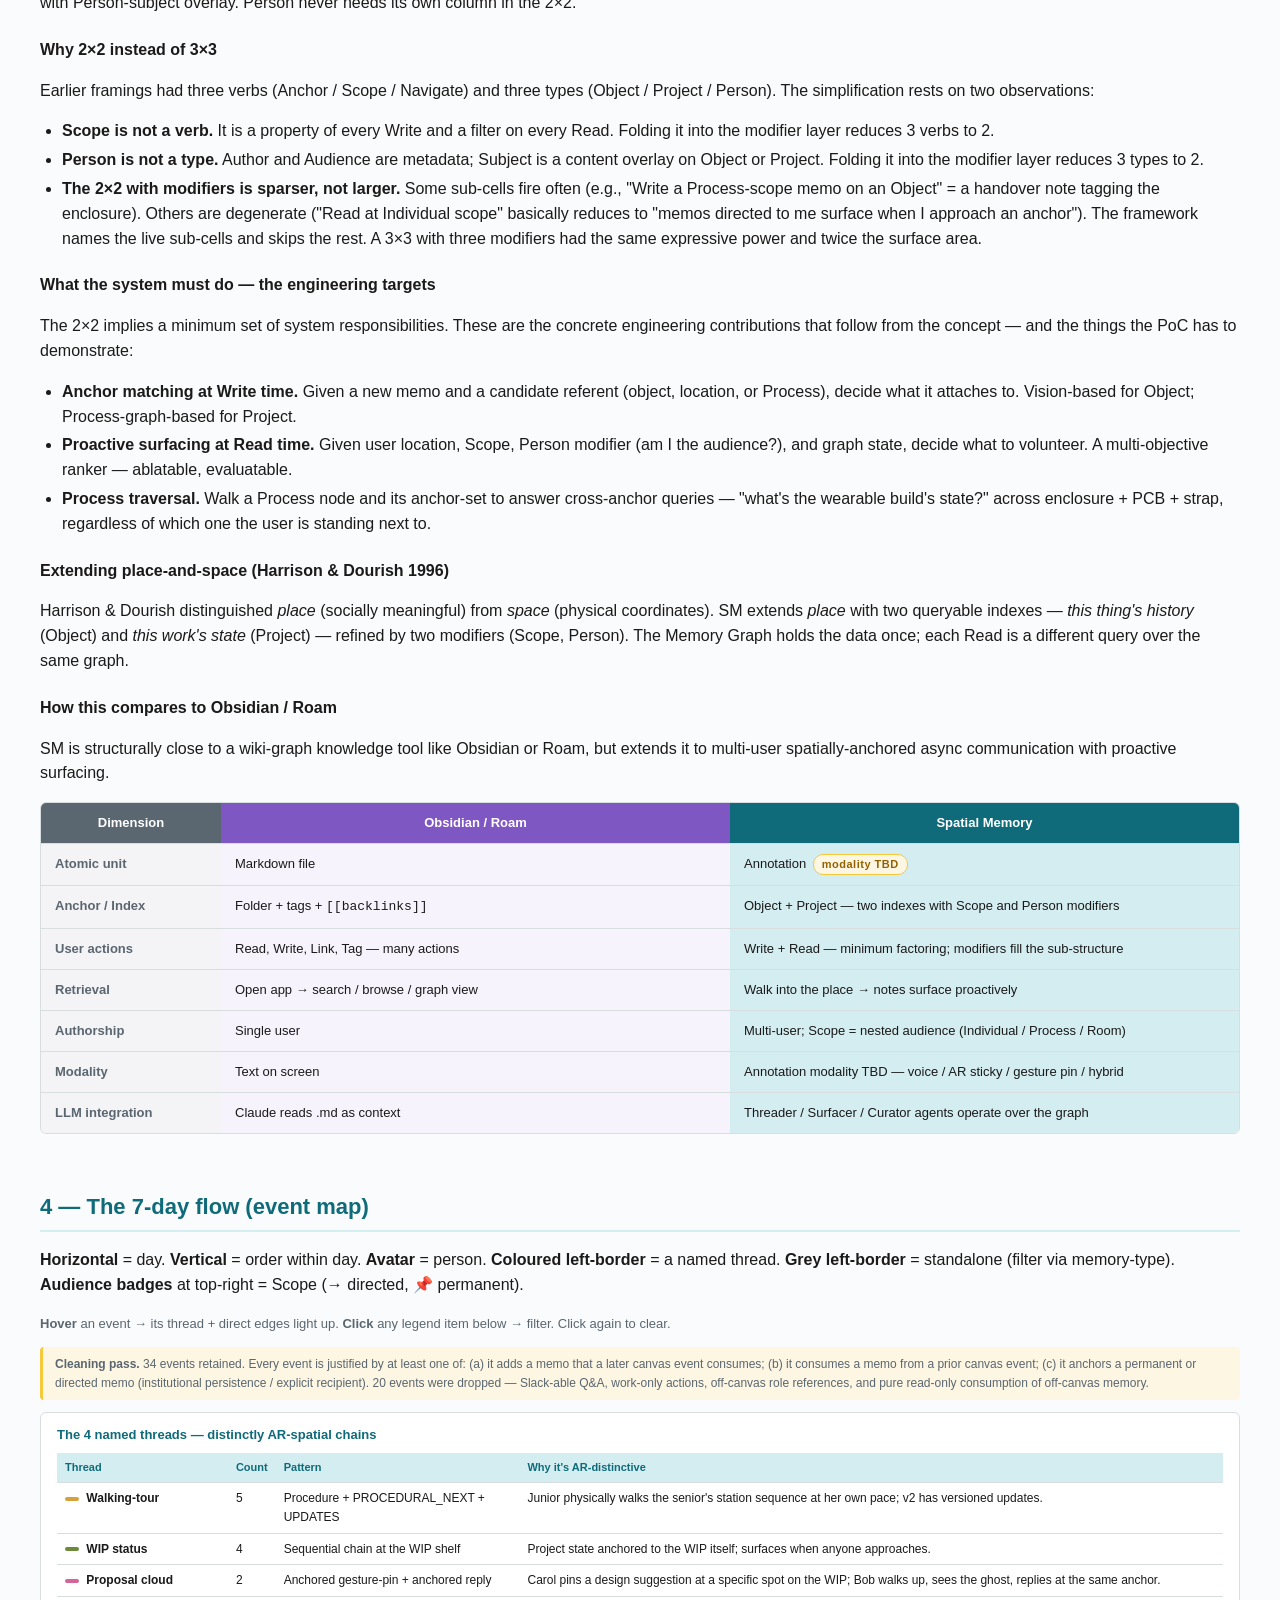
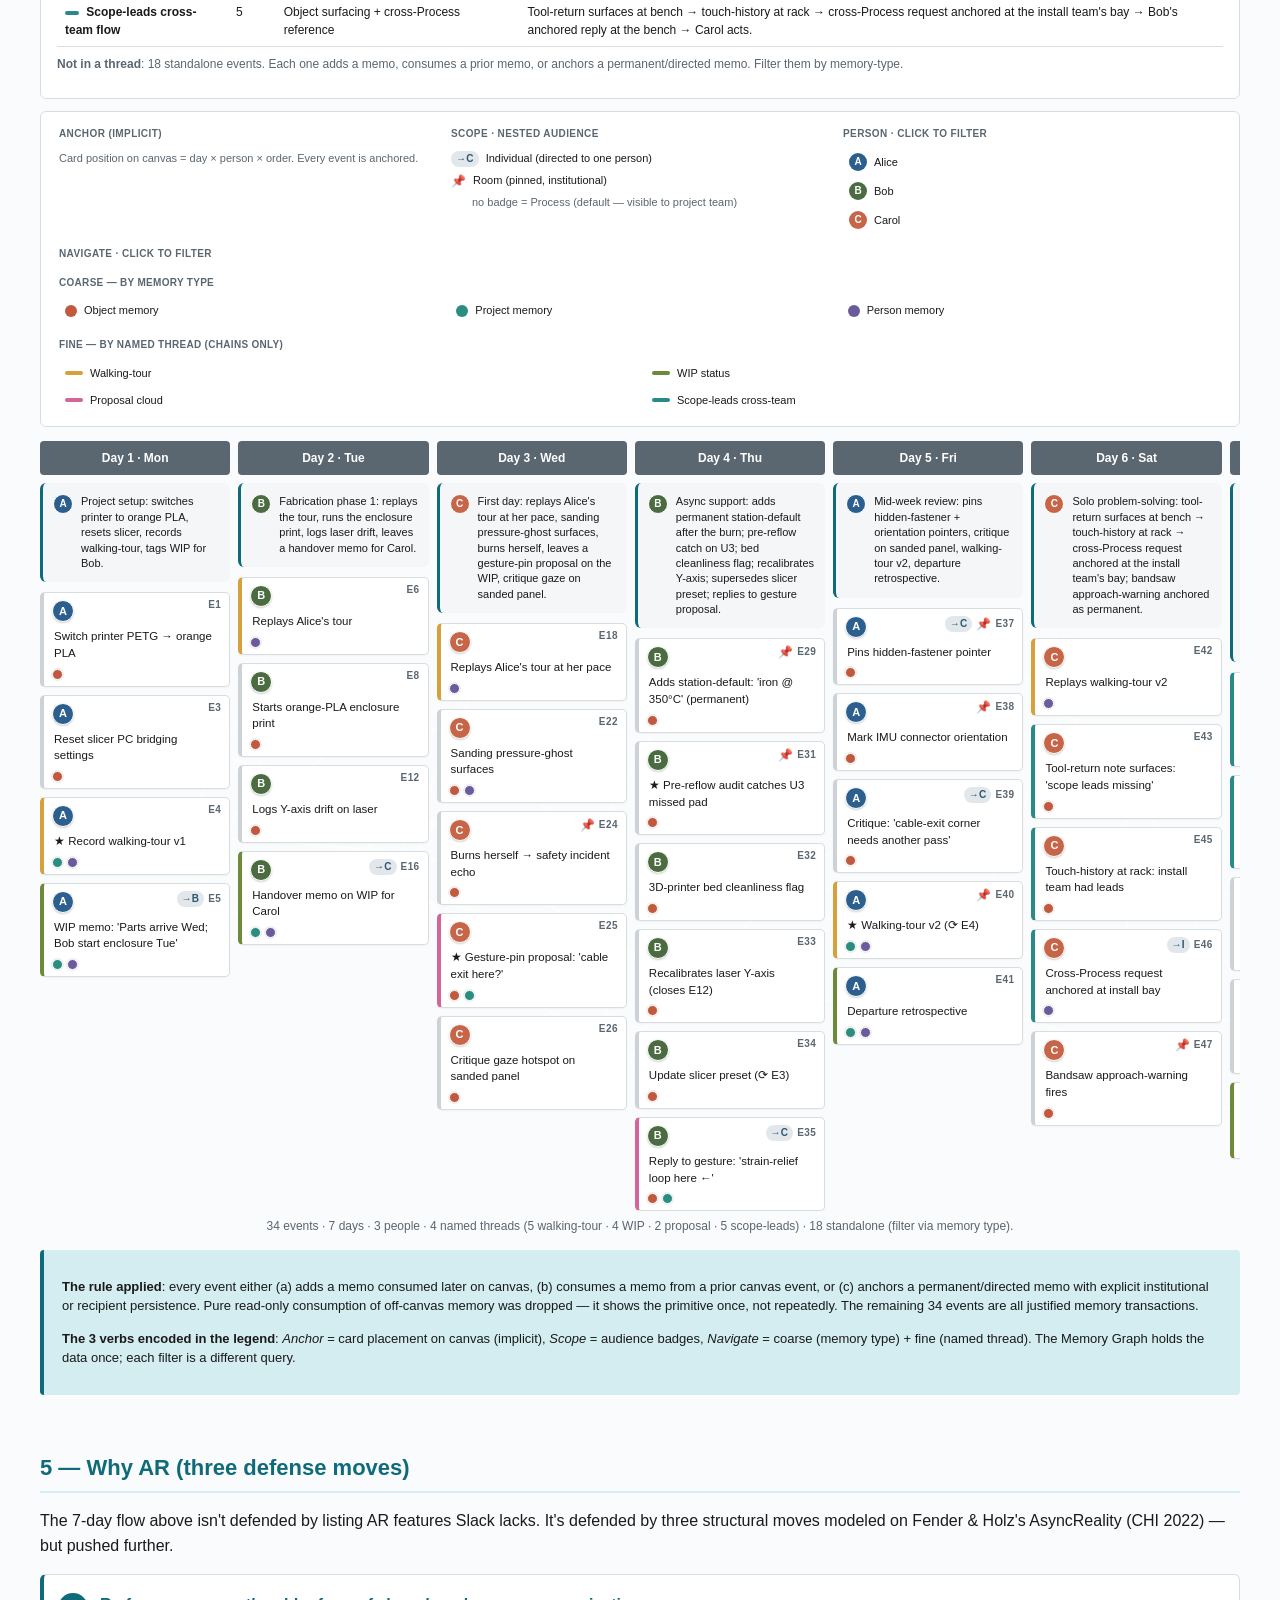
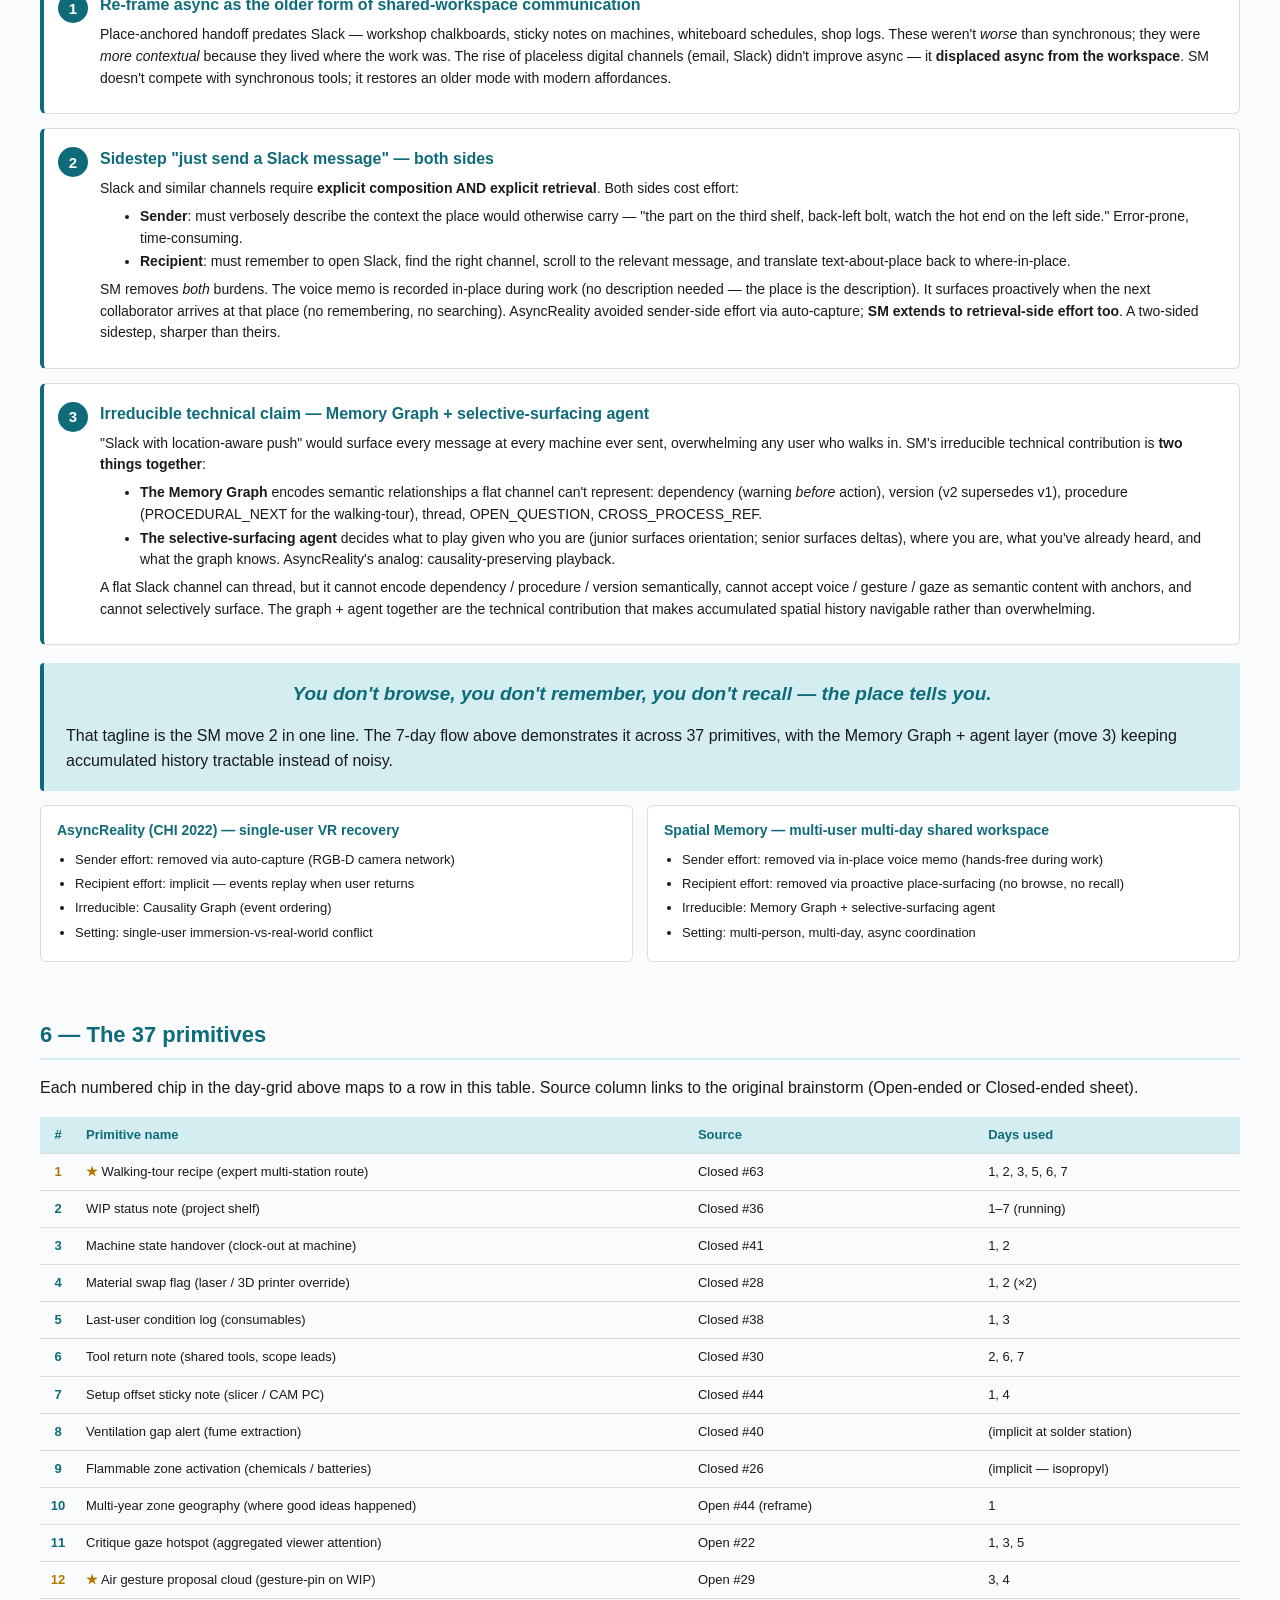
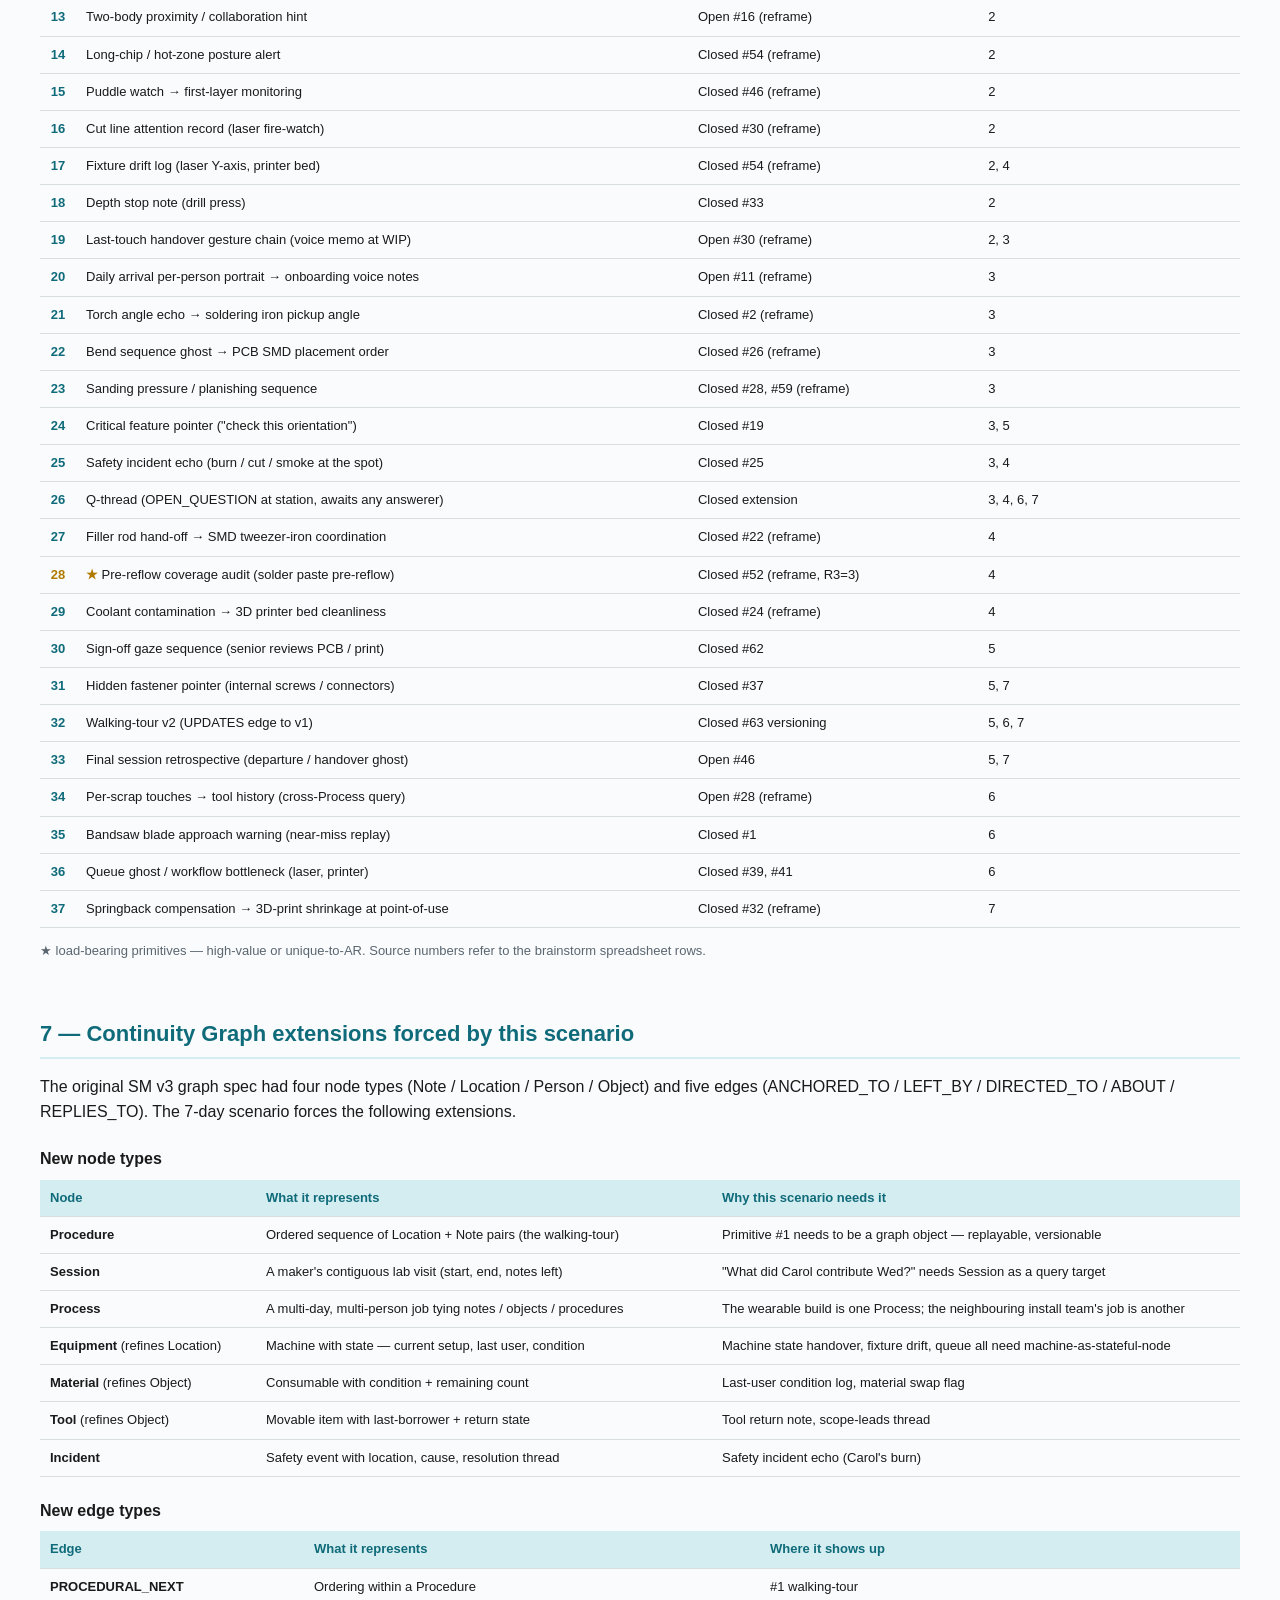
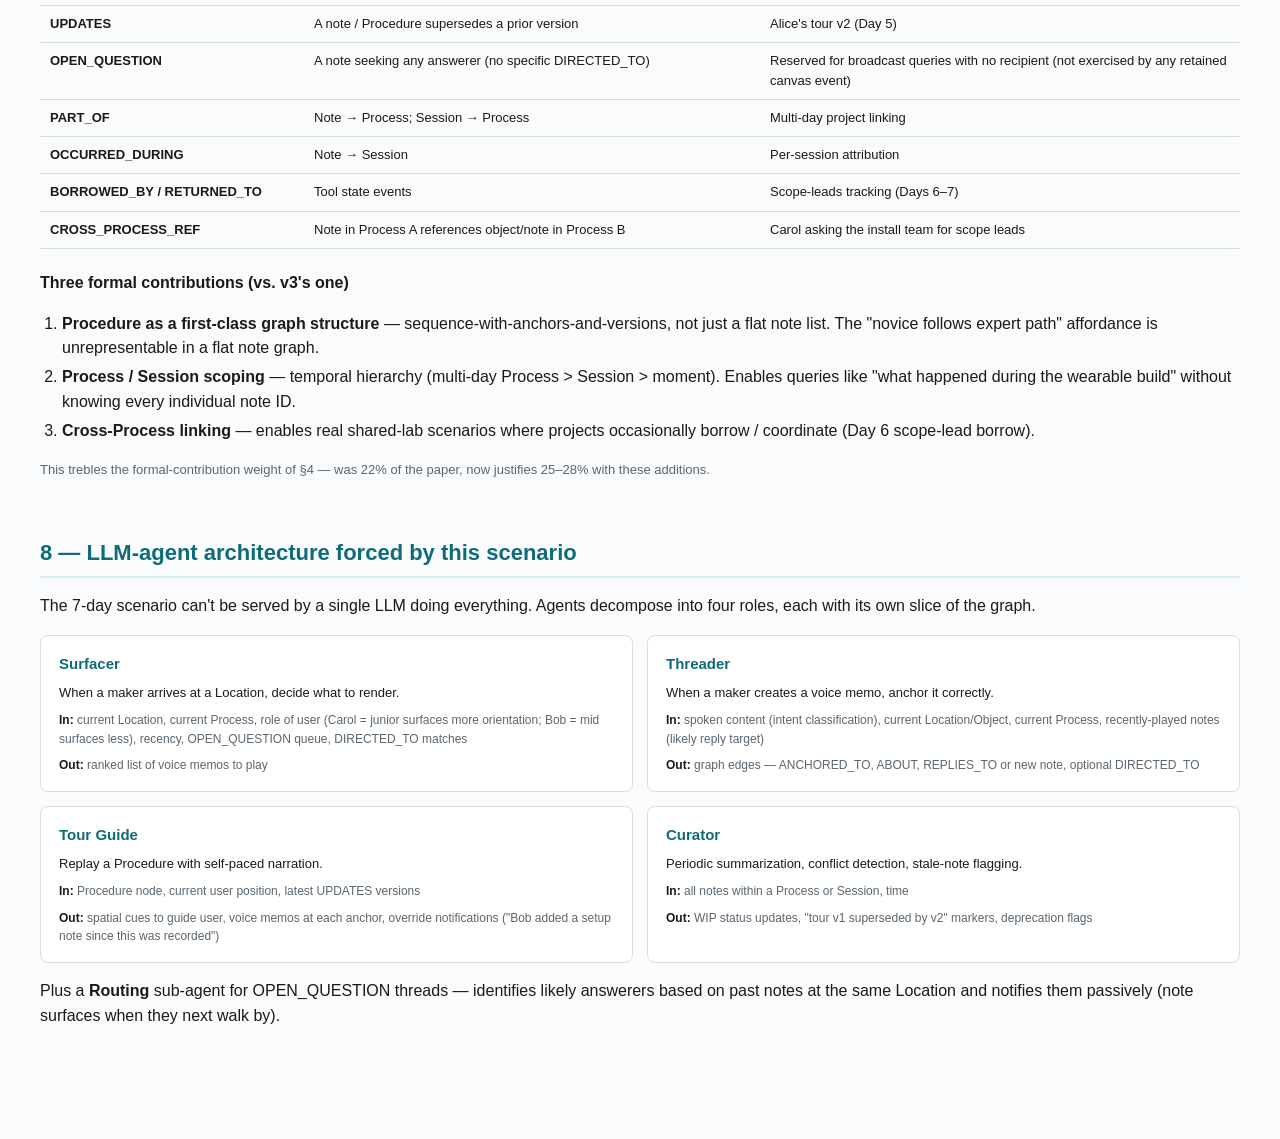
<file: scenario_7day.html>
<!DOCTYPE html>
<html lang="en">
<head>
<meta charset="UTF-8">
<title>Spatial Memory — 7-Day Wearable Haptic Scenario</title>
<style>
  :root {
    --accent: #0f6b7a;
    --accent-light: #d4edf0;
    --text: #1a1a1a;
    --muted: #5a6670;
    --border: #d8dde0;
    --bg: #fafbfc;
    --card-bg: #ffffff;

    --alice: #2c5f8d;
    --bob: #4a6c40;
    --carol: #c66547;
    --dave: #6e4a8c;

    --alice-light: #e3edf6;
    --bob-light: #e6ede2;
    --carol-light: #f7e8e1;
    --dave-light: #ece1f3;
  }
  * { box-sizing: border-box; }
  body {
    font-family: -apple-system, BlinkMacSystemFont, "Segoe UI", Helvetica, Arial, sans-serif;
    max-width: 1500px;
    margin: 0 auto;
    padding: 48px 40px 96px;
    color: var(--text);
    line-height: 1.55;
    background: var(--bg);
  }
  h1 {
    font-size: 32px;
    margin: 0 0 4px;
    color: var(--accent);
  }
  h2 {
    font-size: 22px;
    margin: 56px 0 14px;
    padding-bottom: 6px;
    border-bottom: 2px solid var(--accent-light);
    color: var(--accent);
  }
  h3 {
    font-size: 16px;
    margin: 22px 0 8px;
    color: var(--text);
  }
  .subtitle {
    font-size: 18px;
    color: var(--muted);
    margin: 0 0 8px;
    font-weight: 400;
  }
  .meta {
    display: flex;
    gap: 24px;
    flex-wrap: wrap;
    margin: 12px 0 16px;
    font-size: 13px;
    color: var(--muted);
  }
  .meta-item { display: flex; gap: 6px; }
  .meta-label { font-weight: 600; }

  /* Cast cards */
  .cast {
    display: grid;
    grid-template-columns: repeat(4, 1fr);
    gap: 16px;
    margin: 20px 0;
  }
  .cast-card {
    padding: 16px 18px;
    border-radius: 8px;
    color: white;
    font-size: 14px;
    line-height: 1.4;
  }
  .cast-card.alice { background: var(--alice); }
  .cast-card.bob { background: var(--bob); }
  .cast-card.carol { background: var(--carol); }
  .cast-card.dave { background: var(--dave); }
  .cast-card .name { font-size: 17px; font-weight: 700; margin-bottom: 4px; }
  .cast-card .role { opacity: 0.9; }

  /* Day grid */
  .day-grid {
    display: grid;
    grid-template-columns: 90px repeat(4, 1fr);
    gap: 6px;
    margin: 18px 0 4px;
    position: relative;
    z-index: 1;
  }
  .thread-svg {
    position: absolute;
    top: 0; left: 0;
    width: 100%; height: 100%;
    pointer-events: none;
    overflow: visible;
    z-index: 4;
  }
  .thread-svg path {
    fill: none;
    stroke-linecap: round;
    stroke-linejoin: round;
    opacity: 0.6;
  }
  .thread-svg circle {
    opacity: 0.95;
    stroke: white;
    stroke-width: 1.5;
  }
  .thread-legend {
    display: flex;
    flex-wrap: wrap;
    gap: 14px 24px;
    margin: 18px 0 6px;
    padding: 12px 14px;
    background: white;
    border: 1px solid var(--border);
    border-radius: 6px;
    font-size: 12px;
  }
  .thread-legend-item {
    display: flex;
    align-items: center;
    gap: 8px;
  }
  .thread-legend-swatch {
    width: 24px; height: 3px;
    border-radius: 2px;
  }
  .grid-header-cell {
    padding: 10px 12px;
    font-weight: 600;
    font-size: 13px;
    text-align: center;
    border-radius: 6px;
    color: white;
  }
  .grid-header-cell.label { background: var(--muted); }
  .grid-header-cell.alice { background: var(--alice); }
  .grid-header-cell.bob { background: var(--bob); }
  .grid-header-cell.carol { background: var(--carol); }
  .grid-header-cell.dave { background: var(--dave); }

  .day-label {
    padding: 16px 10px;
    font-size: 13px;
    color: var(--muted);
    background: white;
    border: 1px solid var(--border);
    border-radius: 6px;
    text-align: center;
    line-height: 1.3;
  }
  .day-label .day-num { font-weight: 700; color: var(--text); font-size: 14px; }
  .day-label .day-day { font-size: 11px; }

  .day-cell {
    padding: 12px;
    border-radius: 6px;
    min-height: 64px;
    cursor: default;
    border: 1px solid transparent;
    transition: transform 0.12s ease, box-shadow 0.12s ease;
    display: flex;
    flex-wrap: wrap;
    gap: 4px;
    align-content: flex-start;
    align-items: flex-start;
  }
  .day-cell.empty {
    background: #f0f2f4;
    border: 1px dashed #dde0e3;
  }
  .day-cell.alice { background: var(--alice-light); border-color: var(--alice); }
  .day-cell.bob { background: var(--bob-light); border-color: var(--bob); }
  .day-cell.carol { background: var(--carol-light); border-color: var(--carol); }
  .day-cell.dave { background: var(--dave-light); border-color: var(--dave); }

  .day-cell:not(.empty):hover {
    transform: translateY(-1px);
    box-shadow: 0 4px 14px rgba(0, 0, 0, 0.08);
  }

  .chip {
    display: inline-flex;
    align-items: center;
    justify-content: center;
    min-width: 26px;
    height: 22px;
    padding: 0 6px;
    border-radius: 11px;
    background: white;
    color: var(--text);
    font-size: 11px;
    font-weight: 600;
    border: 1px solid var(--border);
  }
  .chip.star {
    background: #fff8e1;
    border-color: #f5c93a;
    color: #6a4f00;
  }

  /* Storyline tooltip */
  .day-cell { position: relative; z-index: 3; }
  .day-cell:hover { z-index: 9999; }
  .storyline {
    position: absolute;
    top: calc(100% + 6px);
    left: 0;
    width: 320px;
    max-width: 90vw;
    background: white;
    border: 1px solid var(--border);
    border-radius: 8px;
    padding: 12px 14px;
    font-size: 13px;
    line-height: 1.5;
    color: var(--text);
    box-shadow: 0 6px 22px rgba(0, 0, 0, 0.12);
    opacity: 0;
    pointer-events: none;
    transform: translateY(-4px);
    transition: opacity 0.15s ease, transform 0.15s ease;
    z-index: 9999;
    text-align: left;
  }
  .storyline strong { color: var(--accent); display: block; margin-bottom: 4px; font-size: 12px; text-transform: uppercase; letter-spacing: 0.4px; }
  .day-cell:hover .storyline {
    opacity: 1;
    transform: translateY(0);
  }
  /* Make tooltips on right-edge cells flip to the left */
  .day-grid > .day-cell:nth-child(5n + 5) .storyline { left: auto; right: 0; }

  .grid-note {
    font-size: 12px;
    color: var(--muted);
    margin: 6px 0 0;
    text-align: center;
  }

  /* Why AR callout */
  .callout {
    background: var(--accent-light);
    border-left: 4px solid var(--accent);
    padding: 18px 22px;
    border-radius: 4px;
    margin-top: 18px;
  }
  .callout p:last-child { margin-bottom: 0; }

  /* Defense cards */
  .defense-grid {
    display: grid;
    grid-template-columns: 1fr;
    gap: 14px;
    margin: 16px 0 18px;
  }
  .defense-card {
    background: white;
    border: 1px solid var(--border);
    border-left: 4px solid var(--accent);
    border-radius: 6px;
    padding: 18px 20px 18px 56px;
    position: relative;
  }
  .defense-card h3 {
    margin: 0 0 6px;
    color: var(--accent);
    font-size: 16px;
  }
  .defense-card p { margin: 6px 0; font-size: 14px; }
  .defense-card ul { margin: 6px 0 6px 18px; font-size: 14px; }
  .defense-card li { margin: 2px 0; }
  .defense-num {
    position: absolute;
    left: 14px;
    top: 18px;
    width: 30px;
    height: 30px;
    border-radius: 50%;
    background: var(--accent);
    color: white;
    font-weight: 700;
    display: flex;
    align-items: center;
    justify-content: center;
    font-size: 15px;
  }
  .tagline {
    font-size: 19px;
    font-weight: 600;
    color: var(--accent);
    margin: 0 0 10px;
    text-align: center;
    font-style: italic;
    line-height: 1.4;
  }
  .compare-box {
    display: grid;
    grid-template-columns: 1fr 1fr;
    gap: 14px;
    margin: 14px 0 4px;
    font-size: 13px;
  }
  .compare-side {
    background: white;
    border: 1px solid var(--border);
    border-radius: 6px;
    padding: 14px 16px;
  }
  .compare-side h4 {
    margin: 0 0 8px;
    font-size: 14px;
    color: var(--accent);
  }
  .compare-side ul { margin: 0; padding-left: 18px; }
  .compare-side li { margin: 4px 0; }

  /* 3-level memory cards */
  .mem-grid {
    display: grid;
    grid-template-columns: repeat(3, 1fr);
    gap: 14px;
    margin: 14px 0;
  }
  .mem-card {
    background: white;
    border: 1px solid var(--border);
    border-top: 4px solid;
    border-radius: 6px;
    padding: 16px 18px;
  }
  .mem-card.obj { border-top-color: #c0593d; }
  .mem-card.prj { border-top-color: #2a8d80; }
  .mem-card.per { border-top-color: #6c5b9c; }
  .mem-card h3 { margin: 0 0 4px; font-size: 15px; }
  .mem-card.obj h3 { color: #c0593d; }
  .mem-card.prj h3 { color: #2a8d80; }
  .mem-card.per h3 { color: #6c5b9c; }
  .mem-card .q-line {
    font-style: italic;
    color: var(--muted);
    font-size: 12px;
    margin: 4px 0 10px;
  }
  .mem-card .examples {
    font-size: 12px;
    color: var(--muted);
    margin-top: 8px;
    padding-top: 8px;
    border-top: 1px dashed var(--border);
    line-height: 1.5;
  }
  .mem-card .examples strong { color: var(--text); }

  /* 2x2 framework grid */
  .tbt-grid {
    display: grid;
    grid-template-columns: 160px 1fr 1fr;
    gap: 10px;
    margin: 18px 0 8px;
  }
  .tbt-corner { background: transparent; }
  .tbt-col-head {
    background: white;
    border: 1px solid var(--border);
    border-top: 4px solid;
    border-radius: 6px;
    padding: 12px 14px;
    font-size: 14px;
    font-weight: 600;
    line-height: 1.35;
  }
  .tbt-col-head.obj { border-top-color: #c0593d; color: #c0593d; }
  .tbt-col-head.prj { border-top-color: #2a8d80; color: #2a8d80; }
  .tbt-col-head .tbt-sub {
    display: block;
    font-size: 12px;
    color: var(--muted);
    font-weight: 400;
    margin-top: 3px;
  }
  .tbt-row-head {
    background: white;
    border: 1px solid var(--border);
    border-left: 4px solid;
    border-radius: 6px;
    padding: 12px 14px;
    font-size: 14px;
    font-weight: 600;
    line-height: 1.35;
    align-self: stretch;
    display: flex; flex-direction: column; justify-content: center;
  }
  .tbt-row-head.write { border-left-color: #3a7aa0; color: #3a7aa0; }
  .tbt-row-head.read  { border-left-color: #6c8a3a; color: #6c8a3a; }
  .tbt-row-head .tbt-sub {
    display: block;
    font-size: 12px;
    color: var(--muted);
    font-weight: 400;
    margin-top: 4px;
  }
  .tbt-cell {
    background: var(--bg);
    border: 1px solid var(--border);
    border-radius: 6px;
    padding: 12px 14px;
    font-size: 13px;
    line-height: 1.5;
  }
  .tbt-cell .tbt-example {
    color: var(--muted);
    font-style: italic;
    margin-top: 6px;
    font-size: 12px;
  }

  /* Person roles cards */
  .person-grid {
    display: grid;
    grid-template-columns: repeat(3, 1fr);
    gap: 14px;
    margin: 14px 0;
  }
  .person-card {
    background: white;
    border: 1px solid var(--border);
    border-top: 4px solid;
    border-radius: 6px;
    padding: 14px 16px;
    font-size: 13px;
    line-height: 1.5;
  }
  .person-card.author   { border-top-color: #8a6f4a; }
  .person-card.audience { border-top-color: #8a6f4a; }
  .person-card.subject  { border-top-color: #6c5b9c; }
  .person-card h4 { margin: 0 0 4px; font-size: 14px; }
  .person-card.author   h4 { color: #8a6f4a; }
  .person-card.audience h4 { color: #8a6f4a; }
  .person-card.subject  h4 { color: #6c5b9c; }
  .person-card .pc-kind {
    font-size: 11px;
    color: var(--muted);
    text-transform: uppercase;
    letter-spacing: 0.05em;
    margin-bottom: 6px;
  }

  /* Positioning section */
  .position-hero {
    background: linear-gradient(135deg, var(--accent) 0%, #1a8090 100%);
    color: white;
    border-radius: 8px;
    padding: 28px 32px;
    margin: 14px 0 18px;
  }
  .position-lead {
    font-size: 22px;
    font-weight: 700;
    line-height: 1.35;
    margin: 0 0 10px;
  }
  .position-lead strong { background: rgba(255,255,255,0.18); padding: 0 6px; border-radius: 4px; }
  .position-sub {
    font-size: 14px;
    color: rgba(255,255,255,0.92);
    margin: 0;
    line-height: 1.5;
  }
  .position-layers {
    display: grid;
    grid-template-columns: 1fr;
    gap: 14px;
    margin: 14px 0;
  }
  .position-card {
    background: white;
    border: 1px solid var(--border);
    border-left: 4px solid var(--accent);
    border-radius: 6px;
    padding: 18px 22px 18px 56px;
    position: relative;
  }
  .position-card h3 {
    margin: 0 0 6px;
    color: var(--accent);
    font-size: 16px;
  }
  .position-card p { margin: 6px 0; font-size: 14px; }
  .position-card ul { margin: 6px 0 4px 0; padding-left: 18px; font-size: 14px; }
  .position-card li { margin: 4px 0; }
  .position-num {
    position: absolute;
    left: 14px;
    top: 18px;
    width: 30px;
    height: 30px;
    border-radius: 50%;
    background: var(--accent);
    color: white;
    font-weight: 700;
    display: flex;
    align-items: center;
    justify-content: center;
    font-size: 15px;
  }
  .tbd-tag {
    display: inline-block;
    padding: 1px 8px;
    background: #fdf6e3;
    color: #946100;
    border: 1px solid #f5c93a;
    border-radius: 10px;
    font-size: 11px;
    font-weight: 700;
    letter-spacing: 0.5px;
    vertical-align: middle;
    margin: 0 3px;
  }
  .position-closing {
    background: var(--accent-light);
    border-left: 4px solid var(--accent);
    padding: 14px 18px;
    border-radius: 4px;
    margin-top: 14px;
    font-size: 14px;
    font-style: italic;
  }

  /* 4 SM properties */
  .props-grid {
    display: grid;
    grid-template-columns: repeat(4, 1fr);
    gap: 12px;
    margin: 14px 0;
  }
  .prop-card {
    background: white;
    border: 1px solid var(--border);
    border-top: 3px solid var(--accent);
    border-radius: 6px;
    padding: 12px 14px;
  }
  .prop-card h4 {
    margin: 0 0 4px;
    font-size: 13px;
    color: var(--accent);
    text-transform: none;
    letter-spacing: 0;
  }
  .prop-card p { font-size: 12px; margin: 4px 0 0; color: var(--text); line-height: 1.45; }

  /* Bridge table */
  .bridge-box {
    background: white;
    border: 1px solid var(--border);
    border-radius: 6px;
    padding: 14px 18px;
    margin: 14px 0;
  }
  .bridge-row {
    display: grid;
    grid-template-columns: 160px 36px 200px 1fr;
    align-items: center;
    gap: 8px;
    padding: 8px 0;
    border-bottom: 1px dashed var(--border);
    font-size: 13px;
  }
  .bridge-row:last-child { border-bottom: none; }
  .bridge-mode {
    padding: 5px 10px;
    background: #f4f4f7;
    border-radius: 4px;
    font-weight: 600;
    color: var(--muted);
    text-align: center;
    font-size: 12px;
  }
  .bridge-arrow { text-align: center; color: var(--accent); font-weight: 700; font-size: 16px; }
  .bridge-mem {
    padding: 5px 10px;
    border-radius: 4px;
    color: white;
    font-weight: 700;
    text-align: center;
    font-size: 12px;
  }
  .bridge-mem.obj { background: #c0593d; }
  .bridge-mem.prj { background: #2a8d80; }
  .bridge-mem.per { background: #6c5b9c; }
  .bridge-q { font-style: italic; color: var(--muted); font-size: 12px; padding-left: 8px; }

  /* Memory tags inline */
  .mem-tag {
    display: inline-block;
    padding: 1px 6px;
    border-radius: 8px;
    font-size: 9px;
    font-weight: 700;
    letter-spacing: 0.4px;
    color: white;
    vertical-align: middle;
    margin: 0 1px;
    text-transform: uppercase;
  }
  .mem-tag.obj { background: #c0593d; }
  .mem-tag.prj { background: #2a8d80; }
  .mem-tag.per { background: #6c5b9c; }
  .voice-quote {
    display: block;
    margin: 6px 0;
    padding: 6px 10px;
    background: #fdf6e3;
    border-left: 3px solid #f5c93a;
    font-size: 12px;
    color: #4a3a00;
    font-style: italic;
    border-radius: 3px;
  }

  /* Obsidian comparison */
  .obs-compare {
    display: grid;
    grid-template-columns: 180px 1fr 1fr;
    gap: 0;
    margin: 14px 0;
    border: 1px solid var(--border);
    border-radius: 6px;
    overflow: hidden;
    font-size: 13px;
  }
  .obs-cell { padding: 10px 14px; border-bottom: 1px solid var(--border); }
  .obs-cell.dim { background: #f4f4f7; font-weight: 600; color: var(--muted); }
  .obs-cell.obsidian { background: #f7f3fc; }
  .obs-cell.sm { background: var(--accent-light); }
  .obs-cell.last { border-bottom: none; }
  .obs-header { padding: 10px 14px; font-weight: 700; color: white; text-align: center; border-bottom: 1px solid var(--border); }
  .obs-header.dim { background: var(--muted); }
  .obs-header.obs-h { background: #7e57c2; }
  .obs-header.sm-h { background: var(--accent); }

  /* Memory traces */
  .trace-block {
    background: white;
    border: 1px solid var(--border);
    border-left: 4px solid;
    border-radius: 6px;
    padding: 16px 18px;
    margin: 14px 0;
  }
  .trace-block.obj { border-left-color: #c0593d; }
  .trace-block.prj { border-left-color: #2a8d80; }
  .trace-block.per { border-left-color: #6c5b9c; }
  .trace-block h3 { margin: 0 0 4px; }
  .trace-block.obj h3 { color: #c0593d; }
  .trace-block.prj h3 { color: #2a8d80; }
  .trace-block.per h3 { color: #6c5b9c; }
  .trace-block > .trace-subtitle { font-size: 12px; color: var(--muted); margin: 0 0 8px; }
  .trace-timeline {
    border-left: 2px dashed #d8dde0;
    margin-left: 8px;
    padding-left: 18px;
    margin-top: 10px;
  }
  .trace-event {
    position: relative;
    margin: 10px 0;
    font-size: 13px;
    line-height: 1.5;
  }
  .trace-event:before {
    content: '';
    position: absolute;
    left: -24px;
    top: 5px;
    width: 10px;
    height: 10px;
    border-radius: 50%;
    background: var(--muted);
    border: 2px solid white;
  }
  .trace-block.obj .trace-event:before { background: #c0593d; }
  .trace-block.prj .trace-event:before { background: #2a8d80; }
  .trace-block.per .trace-event:before { background: #6c5b9c; }
  .trace-event .day {
    display: inline-block;
    min-width: 56px;
    font-weight: 700;
    color: var(--accent);
    margin-right: 4px;
  }
  .trace-event .who {
    display: inline-block;
    padding: 1px 6px;
    border-radius: 3px;
    font-size: 11px;
    color: white;
    margin-right: 6px;
    font-weight: 600;
  }
  .trace-event .who.alice { background: var(--alice); }
  .trace-event .who.bob { background: var(--bob); }
  .trace-event .who.carol { background: var(--carol); }
  .trace-event .who.dave { background: var(--dave); }

  /* Event-node grid */
  .event-grid {
    display: grid;
    grid-template-columns: repeat(auto-fill, minmax(230px, 1fr));
    gap: 10px;
    margin: 10px 0;
  }
  .event-day-header {
    grid-column: 1 / -1;
    background: var(--accent-light);
    color: var(--accent);
    padding: 8px 14px;
    border-radius: 4px;
    font-weight: 700;
    margin: 14px 0 2px;
    font-size: 13px;
    border-left: 4px solid var(--accent);
  }
  .event-node {
    background: white;
    border: 1px solid var(--border);
    border-left: 4px solid;
    border-radius: 5px;
    padding: 9px 11px;
    font-size: 12px;
    line-height: 1.45;
    display: flex;
    flex-direction: column;
    gap: 3px;
  }
  .event-node.alice { border-left-color: var(--alice); }
  .event-node.bob { border-left-color: var(--bob); }
  .event-node.carol { border-left-color: var(--carol); }
  .event-node.dave { border-left-color: var(--dave); }
  .event-node .ev-top {
    display: flex;
    justify-content: space-between;
    align-items: baseline;
    gap: 6px;
  }
  .event-node .ev-num {
    font-weight: 700;
    font-size: 13px;
    color: var(--accent);
    letter-spacing: 0.4px;
  }
  .event-node .ev-num.star { color: #b07a00; }
  .event-node .ev-num.star::after { content: ' ★'; }
  .event-node .ev-who {
    display: inline-block;
    padding: 1px 6px;
    border-radius: 3px;
    font-size: 10px;
    color: white;
    font-weight: 600;
  }
  .event-node .ev-who.alice { background: var(--alice); }
  .event-node .ev-who.bob { background: var(--bob); }
  .event-node .ev-who.carol { background: var(--carol); }
  .event-node .ev-who.dave { background: var(--dave); }
  .event-node .ev-meta {
    font-size: 10px;
    color: var(--muted);
    display: flex;
    gap: 4px;
    flex-wrap: wrap;
    align-items: center;
  }
  .event-node .ev-anchor {
    font-size: 11px;
    color: var(--muted);
    font-style: italic;
  }
  .event-node .ev-action {
    font-size: 12px;
    color: var(--text);
  }
  .event-node .ev-quote {
    padding: 4px 6px;
    background: #fdf6e3;
    border-left: 2px solid #f5c93a;
    font-style: italic;
    color: #4a3a00;
    font-size: 11px;
    border-radius: 2px;
    margin-top: 2px;
  }
  .event-node .ev-links {
    font-size: 10px;
    color: var(--accent);
    font-weight: 600;
    margin-top: 2px;
  }
  .event-node .ev-links .link {
    display: inline-block;
    margin-right: 6px;
  }

  .event-legend {
    display: flex;
    flex-wrap: wrap;
    gap: 12px 18px;
    margin: 10px 0;
    padding: 10px 14px;
    background: white;
    border: 1px solid var(--border);
    border-radius: 6px;
    font-size: 12px;
  }
  .event-legend .lg-item { display: flex; align-items: center; gap: 6px; }
  .event-legend .lg-swatch {
    width: 14px; height: 14px;
    border-radius: 3px;
  }

  /* Event canvas — map/grid layout */
  .canvas-legend {
    display: grid;
    grid-template-columns: repeat(3, 1fr);
    gap: 14px;
    margin: 10px 0 14px;
    padding: 14px 18px;
    background: white;
    border: 1px solid var(--border);
    border-radius: 6px;
    font-size: 11px;
  }
  .lg-section { display: flex; flex-direction: column; gap: 5px; }
  .lg-title { font-weight: 700; color: var(--muted); margin-bottom: 4px; letter-spacing: 0.4px; text-transform: uppercase; font-size: 10px; }
  .lg-item { display: flex; align-items: center; gap: 7px; font-size: 11px; }
  .lg-avatar {
    width: 18px; height: 18px;
    border-radius: 50%;
    color: white;
    font-size: 10px;
    font-weight: 700;
    display: flex;
    align-items: center;
    justify-content: center;
    flex-shrink: 0;
  }
  .lg-dot {
    width: 12px; height: 12px;
    border-radius: 50%;
    flex-shrink: 0;
  }
  .lg-band {
    width: 18px; height: 4px;
    border-radius: 2px;
    flex-shrink: 0;
  }

  .event-canvas {
    position: relative;
    margin: 14px 0 6px;
    overflow-x: auto;
  }
  .canvas-headers {
    display: grid;
    grid-template-columns: repeat(7, 1fr);
    gap: 8px;
    margin-bottom: 8px;
    min-width: 1380px;
  }
  .canvas-header {
    padding: 8px 10px;
    background: var(--muted);
    color: white;
    text-align: center;
    font-weight: 700;
    border-radius: 4px;
    font-size: 12px;
  }
  .canvas-cols {
    display: grid;
    grid-template-columns: repeat(7, 1fr);
    gap: 8px;
    min-width: 1380px;
    position: relative;
    z-index: 2;
  }
  .day-col {
    display: flex;
    flex-direction: column;
    gap: 8px;
    min-height: 100px;
  }
  /* Day summary block at the top of each day column */
  .day-summary {
    background: #f4f6f8;
    border-radius: 6px;
    padding: 8px 10px;
    margin-bottom: 2px;
    border-left: 3px solid var(--accent);
    font-size: 11px;
    line-height: 1.45;
  }
  .day-summary .ds-line {
    display: flex;
    gap: 8px;
    align-items: flex-start;
    margin: 3px 0;
  }
  .day-summary .ds-avatar {
    width: 20px; height: 20px;
    flex-shrink: 0;
    border-radius: 50%;
    color: white;
    font-size: 10px;
    font-weight: 700;
    display: flex;
    align-items: center;
    justify-content: center;
    border: 1.5px solid white;
  }
  .day-summary .ds-text {
    color: var(--text);
    font-size: 11px;
    line-height: 1.4;
  }
  /* Event card — neutral background, thread color on left border + tinted background */
  .ev-card {
    --thread-bg: #aab0b8;
    background: white;
    border: 1px solid var(--border);
    border-left: 4px solid var(--thread-bg);
    border-radius: 5px;
    padding: 7px 10px 24px 10px;
    position: relative;
    transition: transform 0.15s ease, box-shadow 0.15s ease, outline 0.15s ease;
    cursor: default;
    outline: 2px solid transparent;
    box-shadow: 0 1px 2px rgba(0,0,0,0.04);
  }
  .ev-card:hover {
    transform: translateY(-1px);
    box-shadow: 0 4px 12px rgba(0,0,0,0.12);
    z-index: 3;
  }
  .ev-card.highlight {
    outline: 2px solid #f5c93a;
    z-index: 4;
  }
  .ev-card.dimmed { opacity: 0.25; }
  .ev-card .ev-avatar {
    position: absolute;
    top: 7px;
    left: 8px;
    width: 22px;
    height: 22px;
    border-radius: 50%;
    color: white;
    font-weight: 700;
    font-size: 11px;
    display: flex;
    align-items: center;
    justify-content: center;
    border: 1.5px solid white;
    flex-shrink: 0;
    box-shadow: 0 1px 2px rgba(0,0,0,0.18);
  }
  .ev-card .ev-id {
    position: absolute;
    top: 9px;
    right: 9px;
    font-size: 10px;
    font-weight: 700;
    letter-spacing: 0.4px;
    color: var(--muted);
  }
  .ev-card .ev-text {
    margin-top: 28px;
    font-size: 11.5px;
    line-height: 1.45;
    color: var(--text);
  }
  .ev-card .ev-memchips {
    position: absolute;
    bottom: 6px;
    left: 8px;
    display: flex;
    gap: 4px;
  }
  .memchip {
    width: 11px; height: 11px;
    border-radius: 50%;
    border: 1.5px solid white;
    box-shadow: 0 0 0 1px rgba(0,0,0,0.08);
  }
  .memchip.obj { background: #c0593d; }
  .memchip.prj { background: #2a8d80; }
  .memchip.per { background: #6c5b9c; }

  .canvas-edges {
    position: absolute;
    top: 0; left: 0;
    width: 100%; height: 100%;
    pointer-events: none;
    overflow: visible;
    z-index: 1;
  }
  .canvas-edges path {
    fill: none;
    stroke-linecap: round;
    stroke-linejoin: round;
    opacity: 0.55;
  }
  .canvas-edges path.edge-reads { stroke-width: 2; }
  .canvas-edges path.edge-reply { stroke-width: 2.5; stroke-dasharray: 6 4; }
  .canvas-edges path.edge-update { stroke-width: 2.8; }
  .canvas-edges path.edge-pair { stroke-width: 2; stroke-dasharray: 2 4; }
  .canvas-edges path.edge-highlight {
    opacity: 1;
    stroke-width: 3.5;
  }
  .canvas-edges path.edge-dimmed { opacity: 0.1; }

  /* Clickable legend items */
  .canvas-legend .clickable {
    cursor: pointer;
    padding: 3px 6px;
    border-radius: 4px;
    transition: background 0.12s ease;
    user-select: none;
  }
  .canvas-legend .clickable:hover { background: #f4f6f8; }
  .canvas-legend .clickable.active {
    background: #fdf6e3;
    outline: 1px solid #f5c93a;
  }
  .filter-active {
    margin: 8px 0 10px;
    padding: 8px 14px;
    background: #fdf6e3;
    border: 1px solid #f5c93a;
    border-radius: 5px;
    font-size: 12px;
    color: #4a3a00;
    display: flex;
    align-items: center;
    justify-content: space-between;
  }
  .filter-active .clear-filter {
    cursor: pointer;
    padding: 3px 10px;
    background: #946100;
    color: white;
    border-radius: 3px;
    font-weight: 600;
    font-size: 11px;
  }
  .canvas-punchline {
    margin-top: 14px;
    padding: 14px 18px;
    background: var(--accent-light);
    border-left: 4px solid var(--accent);
    border-radius: 4px;
    font-size: 13px;
    line-height: 1.5;
  }

  /* Thread mapping table (4 threads → 3×3) */
  .thread-mapping {
    margin: 12px 0;
    padding: 12px 16px;
    background: white;
    border: 1px solid var(--border);
    border-radius: 6px;
  }
  .thread-mapping h4 {
    margin: 0 0 8px;
    font-size: 13px;
    color: var(--accent);
    text-transform: none;
    letter-spacing: 0;
  }
  .map-tbl {
    font-size: 12px;
    width: 100%;
  }
  .map-tbl th, .map-tbl td { padding: 6px 8px; }
  .map-tbl th { font-size: 11px; color: var(--accent); }
  .lg-band-mini {
    display: inline-block;
    width: 14px; height: 4px;
    border-radius: 2px;
    vertical-align: middle;
    margin-right: 4px;
  }

  /* 3-verb grid (§3) */
  .verb-grid {
    display: grid;
    grid-template-columns: repeat(3, 1fr);
    gap: 14px;
    margin: 14px 0 18px;
  }
  .verb-card {
    background: white;
    border: 1px solid var(--border);
    border-top: 4px solid;
    border-radius: 6px;
    padding: 16px 18px 14px 56px;
    position: relative;
  }
  .verb-card.anchor   { border-top-color: #3a7aa0; }
  .verb-card.scope    { border-top-color: #c87038; }
  .verb-card.navigate { border-top-color: #6c8a3a; }
  .verb-card h4 {
    margin: 0 0 6px;
    font-size: 17px;
    text-transform: none;
    letter-spacing: 0;
  }
  .verb-card.anchor   h4 { color: #3a7aa0; }
  .verb-card.scope    h4 { color: #c87038; }
  .verb-card.navigate h4 { color: #6c8a3a; }
  .verb-card p { margin: 6px 0; font-size: 13px; line-height: 1.55; }
  .verb-card .verb-num {
    position: absolute;
    top: 14px;
    left: 14px;
    width: 30px; height: 30px;
    border-radius: 50%;
    color: white;
    font-weight: 700;
    font-size: 15px;
    display: flex;
    align-items: center;
    justify-content: center;
  }
  .verb-card.anchor   .verb-num { background: #3a7aa0; }
  .verb-card.scope    .verb-num { background: #c87038; }
  .verb-card.navigate .verb-num { background: #6c8a3a; }
  .verb-card .verb-meta {
    margin-top: 10px;
    padding-top: 8px;
    border-top: 1px dashed var(--border);
    font-size: 11px;
    color: var(--muted);
  }

  /* Audience badges (event cards in §4) */
  .ev-topright {
    position: absolute;
    top: 7px;
    right: 8px;
    display: flex;
    gap: 4px;
    align-items: center;
    line-height: 1;
  }
  .ev-card .ev-topright .ev-id {
    position: static;
  }
  .aud-directed {
    display: inline-block;
    padding: 1px 5px;
    border-radius: 8px;
    background: rgba(46, 86, 116, 0.14);
    color: #2a5670;
    font-size: 10px;
    font-weight: 700;
    line-height: 1.4;
    letter-spacing: 0.2px;
  }
  .aud-permanent {
    font-size: 12px;
    line-height: 1;
    filter: saturate(0.85);
  }
  .lg-section-wide {
    grid-column: span 3;
  }
  .lg-thread-row {
    display: grid;
    grid-template-columns: repeat(3, 1fr);
    gap: 4px 12px;
    margin-top: 4px;
  }
  .lg-subhead {
    font-size: 10px;
    color: var(--muted);
    margin-top: 4px;
    font-weight: 600;
    letter-spacing: 0.3px;
    text-transform: uppercase;
  }

  /* Tables */
  table {
    border-collapse: collapse;
    width: 100%;
    margin: 8px 0 6px;
    font-size: 13px;
  }
  th, td {
    text-align: left;
    padding: 8px 10px;
    border-bottom: 1px solid var(--border);
    vertical-align: top;
  }
  th {
    background: var(--accent-light);
    color: var(--accent);
    font-weight: 600;
  }
  tr:hover td { background: #fafafa; }
  .num-cell {
    font-weight: 700;
    width: 36px;
    text-align: center;
    color: var(--accent);
  }
  .star-row td.num-cell { color: #b07a00; }

  /* Agent grid */
  .agent-grid {
    display: grid;
    grid-template-columns: repeat(2, 1fr);
    gap: 14px;
    margin: 14px 0;
  }
  .agent-card {
    background: white;
    border: 1px solid var(--border);
    border-radius: 8px;
    padding: 16px 18px;
  }
  .agent-card h4 {
    margin: 0 0 8px;
    color: var(--accent);
    font-size: 15px;
  }
  .agent-card p { margin: 6px 0; font-size: 13px; }
  .agent-card .agent-line { margin-top: 8px; font-size: 12px; color: var(--muted); }
  .agent-card .agent-line span { font-weight: 600; color: var(--text); }

  /* Misc */
  .star { color: #b07a00; font-weight: 700; }
  .small { font-size: 13px; color: var(--muted); }
  ol, ul { padding-left: 22px; }
  li { margin: 4px 0; }
</style>
</head>
<body>

<header>
  <h1>Spatial Memory — 7-Day Wearable Haptic Scenario</h1>
  <p class="subtitle">A multi-person, async, multi-day instantiation of the SM concept in a CS-maker-lab</p>
  <div class="meta">
    <div class="meta-item"><span class="meta-label">Project</span><span>Wearable haptic device (PCB + 3D-printed enclosure + acrylic strap)</span></div>
    <div class="meta-item"><span class="meta-label">People</span><span>3 (Alice, Bob, Carol); a neighbouring install team crosses paths off-canvas</span></div>
    <div class="meta-item"><span class="meta-label">Days</span><span>7 (Mon–Sun)</span></div>
    <div class="meta-item"><span class="meta-label">Primitives</span><span>37 distinct, blended</span></div>
  </div>
</header>

<!-- §1 Positioning -->
<section>
  <h2>1 — Positioning</h2>

  <div class="position-hero">
    <p class="position-lead">Spatial Memory is a <strong>room-scale AI memory manager</strong> for shared physical workspaces.</p>
    <p class="position-sub">The room captures annotations in context, organises them via a Memory Graph, and surfaces the right note to each person at the right moment. The agent lives in the space, not on the body.</p>
  </div>

  <div class="position-layers">

    <div class="position-card">
      <div class="position-num">1</div>
      <h3>What it is — a room-scale AI memory manager</h3>
      <p>SM is not a tool you open. It is a persistent agent that lives in the workspace itself. Four properties define it:</p>
      <ul>
        <li><strong>Room-scale, not body-worn.</strong> The agent is embedded in the place, not on the person. People come and go; the room stays.</li>
        <li><strong>Multi-tenant.</strong> Many collaborators pass through the same space. The room remembers each separately and serves each differently.</li>
        <li><strong>Persistent.</strong> Memory accumulates across sessions, shifts, days, weeks.</li>
        <li><strong>Active, not passive.</strong> It is a <em>manager</em>: makes decisions about what to capture, how to organise, what to surface to whom — not a passive store.</li>
      </ul>
    </div>

    <div class="position-card">
      <div class="position-num">2</div>
      <h3>What it inherits</h3>
      <p>Three intellectual lineages converge in SM:</p>
      <ul>
        <li><strong>Place over space</strong> (Harrison &amp; Dourish 1996) — treats the workspace as <em>socially meaningful place</em>, not just coordinates. SM gives a structured way to encode that meaning via a 2×2 model — two user actions × two memory indexes — refined by Scope and Person modifiers.</li>
        <li><strong>Wearable AI agents</strong> (AiGet, SensibleAgent, ProMemAssist, VisionClaw, 2024–2025) — the proactive-AR-agent paradigm. SM <strong>relocates the agent from the person to the room</strong>. That displacement is itself a contribution.</li>
        <li><strong>Graph-organised knowledge</strong> (Obsidian, Roam, wiki lineage) — typed-link graphs of notes have a 30-year tradition. SM extends that to multi-user spatially-anchored async communication with proactive surfacing.</li>
      </ul>
    </div>

    <div class="position-card">
      <div class="position-num">3</div>
      <h3>What it adds</h3>
      <p>Three technical contributions sit on top of the inherited lineages:</p>
      <ul>
        <li><strong>Memory Graph</strong> — a typed multigraph encoding two memory indexes (Object / Project) with two orthogonal modifiers (Scope: Individual / Process / Room; Person: Author, Audience, Subject). One annotation, multiple queries. Formal traversal operations with complexity bounds.</li>
        <li><strong>Selective-surfacing agent</strong> — decides what to play given who-you-are, where-you-are, what-you've-heard, what-the-graph-knows, and what-Scope-permits. Multi-objective, ablatable, evaluatable.</li>
        <li><strong>Annotation modality <span class="tbd-tag">TBD</span></strong> — could be voice memo, AR text sticky note, anchored gesture pin, or hybrid. Design decision still open. The Memory Graph and surfacing agent are modality-agnostic; whatever modality wins, the architecture absorbs it. <em>The system uses always-on visual anchoring (camera-based); we do not claim camera-less operation — seeing what's in the room is the cost of object-anchored memory.</em></li>
      </ul>
    </div>

  </div>

  <div class="position-closing">
    The system contribution sits at the intersection of all three: <strong>an AI manager that lives in the room, encoding social place via a 2×2 model with two orthogonal modifiers, with annotations whose modality is an open design space.</strong>
  </div>
</section>

<!-- §2 Framing & cast -->
<section>
  <h2>2 — The project &amp; cast</h2>
  <p>A small research-demo build: a wearable haptic device with custom PCB (IMU + motor driver + battery), 3D-printed enclosure, laser-cut acrylic strap. Realistic CS-maker-lab register — no welding or manual machining. Three people work on it; a neighbouring install team shares the same room and the same tool-return rack, but their members never appear on this canvas. They almost never overlap. Everything routes through the spatial memory system.</p>

  <div class="cast">
    <div class="cast-card alice">
      <div class="name">Alice</div>
      <div class="role">Senior researcher / PI. Designed the project. Brief mentor visits across the week.</div>
    </div>
    <div class="cast-card bob">
      <div class="name">Bob</div>
      <div class="role">Mid-level. Knows the equipment. Implements bulk of fabrication.</div>
    </div>
    <div class="cast-card carol">
      <div class="name">Carol</div>
      <div class="role">Junior. First time in this lab. Most assembly + the learning arc.</div>
    </div>
    <div class="cast-card" style="background:#8a8f96;">
      <div class="name">Install team</div>
      <div class="role">Off-canvas neighbours sharing the room and the tool-return rack. Referenced via cross-Process links — never appear directly.</div>
    </div>
  </div>
</section>

<!-- §3 The 2x2 Concept Model -->
<section>
  <h2>3 — The concept: a 2×2 with two orthogonal modifiers</h2>

  <p>SM's concept-level contribution is a <strong>2×2 model with two orthogonal modifiers</strong>. Two user actions (<strong>Write</strong>, <strong>Read</strong>) operate on two memory types (<strong>Object</strong>, <strong>Project</strong>). Each cell of the 2×2 is refined by two modifiers — <strong>Scope</strong> (audience-nesting) and <strong>Person</strong> (provenance + content-overlay). The 2×2 is the broad concept; the modifiers fill the sub-structure. (Throughout this document, <em>annotation</em> is modality-agnostic — see §1, card 3 <span class="tbd-tag">TBD</span>.)</p>

  <h3>The 2×2 — two actions × two memory types</h3>
  <p>A user does only two things to the room. The system stores only two kinds of thing.</p>

  <div class="tbt-grid">
    <div class="tbt-corner"></div>
    <div class="tbt-col-head obj">🟧 Object memory<span class="tbt-sub">Memory at a single physical referent. Many memos accumulate at one anchor over time. Graph: one-to-many at a single node.</span></div>
    <div class="tbt-col-head prj">🟩 Project memory<span class="tbt-sub">Memory tied to a Process — a multi-day multi-person job. The Process node fans out to a set of anchors (the partially-built artifact, the test station, the relevant tool).</span></div>

    <div class="tbt-row-head write">Write (Anchor)<span class="tbt-sub">Attach a memo to a referent. Requires deliberate spatial intent.</span></div>
    <div class="tbt-cell">Tag the printer "PLA loaded"; flag a worn drill bit; mark a cable-exit pointer on the enclosure.<div class="tbt-example">→ Object accumulates: next user at the printer sees the tag.</div></div>
    <div class="tbt-cell">WIP memo on the in-progress enclosure; gesture-pin proposal on the PCB; record a walking-tour recipe across stations.<div class="tbt-example">→ Process node fans out: surfaces at any of its anchors.</div></div>

    <div class="tbt-row-head read">Read (Navigate)<span class="tbt-sub">Retrieve memos. Mostly <em>not</em> a user action — the room volunteers as the user approaches.</span></div>
    <div class="tbt-cell">Walk up to the printer → "PLA loaded" surfaces. Reach for the bit → dull-bit ghost surfaces.<div class="tbt-example">→ Proximity to the anchor triggers retrieval.</div></div>
    <div class="tbt-cell">Approach the enclosure → project status surfaces; replay the walking-tour at one's own pace.<div class="tbt-example">→ Process traversal: any anchor of the Process surfaces its state.</div></div>
  </div>

  <h3>Two non-trivial claims inside the 2×2</h3>
  <p><strong>Claim 1 — the Write/Read asymmetry is what makes this AR-distinctive.</strong> Writing demands deliberate spatial intent: the user must decide what the memo attaches to. Reading is mostly <em>not</em> a user action at all — the system volunteers memos as the user moves through the room. In Slack the user queries; in SM the room delivers. Without this asymmetry the concept collapses to a wiki with coordinates.</p>

  <p><strong>Claim 2 — Object vs Project is a graph-structure claim, not a tag.</strong> Object memory is one-to-many at a single anchor — multiple memos accumulate at the same physical referent over time. Project memory is one-to-one with a Process node that itself fans out to a set of anchors. The traversal differs: an Object query walks a 1-hop neighbourhood; a Project query walks a Process node and then surfaces at <em>any</em> of its anchors. The two indexes are not interchangeable labels.</p>

  <h3>Modifier 1 — Scope: nested audience, persistence implied</h3>
  <p>Every Write specifies a Scope. Every Read filters by it. The three levels nest, and persistence falls out of audience-level — they are not two separate axes.</p>

  <div class="verb-grid">
    <div class="verb-card anchor">
      <div class="verb-num">1</div>
      <h4>Individual</h4>
      <p>Directed to one person P. Only P sees it on approach to the anchor.</p>
      <div class="verb-meta">persistence: until read · edge: DIRECTED_TO</div>
    </div>
    <div class="verb-card scope">
      <div class="verb-num">2</div>
      <h4>Process</h4>
      <p>Visible to the project team. Default scope for most operational memos — WIP status, handover notes, gesture proposals.</p>
      <div class="verb-meta">persistence: lives with the Process · edge: SCOPED_TO Process</div>
    </div>
    <div class="verb-card navigate">
      <div class="verb-num">3</div>
      <h4>Room</h4>
      <p>Pinned to the room itself — institutional. Visible to anyone using the workspace, across all Processes.</p>
      <div class="verb-meta">persistence: until retired · edge: SCOPED_TO Room</div>
    </div>
  </div>

  <p>Earlier framings split persistence (permanent / ephemeral) from audience (broadcast / directed) as two separate axes. Collapsing them into a single nested scope is cleaner: a Room-scoped memo persists because everyone in the room is its audience; a Process-scoped memo lives with the Process; an Individual-scoped memo decays after consumption.</p>

  <h3>Modifier 2 — Person: three roles, two kinds</h3>
  <p>A person can play three roles in any memo, but the three are not of the same kind. Two are <em>metadata</em> (memo properties); one is <em>content</em> (what the memo is about).</p>

  <div class="person-grid">
    <div class="person-card author">
      <div class="pc-kind">Memo metadata</div>
      <h4>Author</h4>
      <p>Who wrote the memo. A provenance property of the memo, not its content. Always present.</p>
      <div class="verb-meta">edge: LEFT_BY</div>
    </div>
    <div class="person-card audience">
      <div class="pc-kind">Memo metadata</div>
      <h4>Audience</h4>
      <p>Who the memo is for, when scope is Individual. A provenance property of the memo, not its content.</p>
      <div class="verb-meta">edge: DIRECTED_TO (only at Individual scope)</div>
    </div>
    <div class="person-card subject">
      <div class="pc-kind">Content overlay</div>
      <h4>Subject</h4>
      <p>Who the memo is <em>about</em>. This is content, not metadata — the memo describes a person's technique, state, or preference.</p>
      <div class="verb-meta">edge: ABOUT (overlay on Object or Project)</div>
    </div>
  </div>

  <p>Person isn't a third memory type peer with Object and Project. The three roles split: Author and Audience are memo metadata (provenance edges in the graph); Subject is a content overlay. "This is how Alice runs the printer" is an <span class="mem-tag obj">Object</span> memo with Person-subject overlay. "This is Bob's role on the wearable build" is a <span class="mem-tag prj">Project</span> memo with Person-subject overlay. Person never needs its own column in the 2×2.</p>

  <h3>Why 2×2 instead of 3×3</h3>
  <p>Earlier framings had three verbs (Anchor / Scope / Navigate) and three types (Object / Project / Person). The simplification rests on two observations:</p>
  <ul>
    <li><strong>Scope is not a verb.</strong> It is a property of every Write and a filter on every Read. Folding it into the modifier layer reduces 3 verbs to 2.</li>
    <li><strong>Person is not a type.</strong> Author and Audience are metadata; Subject is a content overlay on Object or Project. Folding it into the modifier layer reduces 3 types to 2.</li>
    <li><strong>The 2×2 with modifiers is sparser, not larger.</strong> Some sub-cells fire often (e.g., "Write a Process-scope memo on an Object" = a handover note tagging the enclosure). Others are degenerate ("Read at Individual scope" basically reduces to "memos directed to me surface when I approach an anchor"). The framework names the live sub-cells and skips the rest. A 3×3 with three modifiers had the same expressive power and twice the surface area.</li>
  </ul>

  <h3>What the system must do — the engineering targets</h3>
  <p>The 2×2 implies a minimum set of system responsibilities. These are the concrete engineering contributions that follow from the concept — and the things the PoC has to demonstrate:</p>
  <ul>
    <li><strong>Anchor matching at Write time.</strong> Given a new memo and a candidate referent (object, location, or Process), decide what it attaches to. Vision-based for Object; Process-graph-based for Project.</li>
    <li><strong>Proactive surfacing at Read time.</strong> Given user location, Scope, Person modifier (am I the audience?), and graph state, decide what to volunteer. A multi-objective ranker — ablatable, evaluatable.</li>
    <li><strong>Process traversal.</strong> Walk a Process node and its anchor-set to answer cross-anchor queries — "what's the wearable build's state?" across enclosure + PCB + strap, regardless of which one the user is standing next to.</li>
  </ul>

  <h3>Extending place-and-space (Harrison &amp; Dourish 1996)</h3>
  <p>Harrison &amp; Dourish distinguished <em>place</em> (socially meaningful) from <em>space</em> (physical coordinates). SM extends <em>place</em> with two queryable indexes — <em>this thing's history</em> (Object) and <em>this work's state</em> (Project) — refined by two modifiers (Scope, Person). The Memory Graph holds the data once; each Read is a different query over the same graph.</p>

  <h3>How this compares to Obsidian / Roam</h3>
  <p>SM is structurally close to a wiki-graph knowledge tool like Obsidian or Roam, but extends it to multi-user spatially-anchored async communication with proactive surfacing.</p>
  <div class="obs-compare">
    <div class="obs-header dim">Dimension</div>
    <div class="obs-header obs-h">Obsidian / Roam</div>
    <div class="obs-header sm-h">Spatial Memory</div>
    <div class="obs-cell dim">Atomic unit</div>
    <div class="obs-cell obsidian">Markdown file</div>
    <div class="obs-cell sm">Annotation <span class="tbd-tag">modality TBD</span></div>
    <div class="obs-cell dim">Anchor / Index</div>
    <div class="obs-cell obsidian">Folder + tags + <code>[[backlinks]]</code></div>
    <div class="obs-cell sm">Object + Project — two indexes with Scope and Person modifiers</div>
    <div class="obs-cell dim">User actions</div>
    <div class="obs-cell obsidian">Read, Write, Link, Tag — many actions</div>
    <div class="obs-cell sm">Write + Read — minimum factoring; modifiers fill the sub-structure</div>
    <div class="obs-cell dim">Retrieval</div>
    <div class="obs-cell obsidian">Open app → search / browse / graph view</div>
    <div class="obs-cell sm">Walk into the place → notes surface proactively</div>
    <div class="obs-cell dim">Authorship</div>
    <div class="obs-cell obsidian">Single user</div>
    <div class="obs-cell sm">Multi-user; Scope = nested audience (Individual / Process / Room)</div>
    <div class="obs-cell dim">Modality</div>
    <div class="obs-cell obsidian">Text on screen</div>
    <div class="obs-cell sm">Annotation modality TBD — voice / AR sticky / gesture pin / hybrid</div>
    <div class="obs-cell dim last">LLM integration</div>
    <div class="obs-cell obsidian last">Claude reads .md as context</div>
    <div class="obs-cell sm last">Threader / Surfacer / Curator agents operate over the graph</div>
  </div>
</section>

<!-- §4 7-day flow as event canvas -->
<section class="canvas-section">
  <h2>4 — The 7-day flow (event map)</h2>
  <p><strong>Horizontal</strong> = day. <strong>Vertical</strong> = order within day. <strong>Avatar</strong> = person. <strong>Coloured left-border</strong> = a named thread. <strong>Grey left-border</strong> = standalone (filter via memory-type). <strong>Audience badges</strong> at top-right = Scope (→ directed, 📌 permanent).</p>
  <p style="font-size:13px; color:var(--muted);"><strong>Hover</strong> an event → its thread + direct edges light up. <strong>Click</strong> any legend item below → filter. Click again to clear.</p>
  <p style="font-size:12px; color:var(--muted); background:#fdf6e3; border-left:3px solid #f5c93a; padding:8px 12px; border-radius:4px;"><strong>Cleaning pass.</strong> 34 events retained. Every event is justified by at least one of: (a) it adds a memo that a later canvas event consumes; (b) it consumes a memo from a prior canvas event; (c) it anchors a permanent or directed memo (institutional persistence / explicit recipient). 20 events were dropped — Slack-able Q&A, work-only actions, off-canvas role references, and pure read-only consumption of off-canvas memory.</p>
  <div class="thread-mapping">
    <h4>The 4 named threads — distinctly AR-spatial chains</h4>
    <table class="map-tbl">
      <thead><tr><th>Thread</th><th>Count</th><th>Pattern</th><th>Why it's AR-distinctive</th></tr></thead>
      <tbody>
        <tr><td><span class="lg-band-mini" style="background:#d4a13a;"></span> <strong>Walking-tour</strong></td><td>5</td><td>Procedure + PROCEDURAL_NEXT + UPDATES</td><td>Junior physically walks the senior's station sequence at her own pace; v2 has versioned updates.</td></tr>
        <tr><td><span class="lg-band-mini" style="background:#6c8a3a;"></span> <strong>WIP status</strong></td><td>4</td><td>Sequential chain at the WIP shelf</td><td>Project state anchored to the WIP itself; surfaces when anyone approaches.</td></tr>
        <tr><td><span class="lg-band-mini" style="background:#d4659a;"></span> <strong>Proposal cloud</strong></td><td>2</td><td>Anchored gesture-pin + anchored reply</td><td>Carol pins a design suggestion at a specific spot on the WIP; Bob walks up, sees the ghost, replies at the same anchor.</td></tr>
        <tr><td><span class="lg-band-mini" style="background:#2a8a8a;"></span> <strong>Scope-leads cross-team flow</strong></td><td>5</td><td>Object surfacing + cross-Process reference</td><td>Tool-return surfaces at bench → touch-history at rack → cross-Process request anchored at the install team's bay → Bob's anchored reply at the bench → Carol acts.</td></tr>
      </tbody>
    </table>
    <p style="font-size:12px; color:var(--muted); margin-top:8px;"><strong>Not in a thread</strong>: 18 standalone events. Each one adds a memo, consumes a prior memo, or anchors a permanent/directed memo. Filter them by memory-type.</p>
  </div>
  <div class="canvas-legend">
    <div class="lg-section"><div class="lg-title">Anchor (implicit)</div>
      <div class="lg-item" style="color:var(--muted);">Card position on canvas = day × person × order. Every event is anchored.</div>
    </div>
    <div class="lg-section"><div class="lg-title">Scope · nested audience</div>
      <div class="lg-item"><span class="aud-directed">→C</span>Individual (directed to one person)</div>
      <div class="lg-item"><span class="aud-permanent">📌</span>Room (pinned, institutional)</div>
      <div class="lg-item" style="color:var(--muted);"><span style="display:inline-block; width:14px;"></span>no badge = Process (default — visible to project team)</div>
    </div>
    <div class="lg-section"><div class="lg-title">Person · click to filter</div>
      <div class="lg-item clickable" data-filter="person" data-value="alice"><span class="lg-avatar" style="background:#2c5f8d;">A</span>Alice</div>
      <div class="lg-item clickable" data-filter="person" data-value="bob"><span class="lg-avatar" style="background:#4a6c40;">B</span>Bob</div>
      <div class="lg-item clickable" data-filter="person" data-value="carol"><span class="lg-avatar" style="background:#c66547;">C</span>Carol</div>
    </div>
    <div class="lg-section lg-section-wide"><div class="lg-title">Navigate · click to filter</div>
      <div class="lg-subhead">Coarse — by memory type</div>
      <div class="lg-thread-row" style="grid-template-columns: repeat(3, 1fr);">
        <div class="lg-item clickable" data-filter="memory" data-value="obj"><span class="lg-dot" style="background:#c0593d;"></span>Object memory</div>
        <div class="lg-item clickable" data-filter="memory" data-value="prj"><span class="lg-dot" style="background:#2a8d80;"></span>Project memory</div>
        <div class="lg-item clickable" data-filter="memory" data-value="per"><span class="lg-dot" style="background:#6c5b9c;"></span>Person memory</div>
      </div>
      <div class="lg-subhead" style="margin-top:10px;">Fine — by named thread (chains only)</div>
      <div class="lg-thread-row" style="grid-template-columns: repeat(2, 1fr);">
        <div class="lg-item clickable" data-filter="thread" data-value="walking-tour"><span class="lg-band" style="background:#d4a13a;"></span>Walking-tour</div>
        <div class="lg-item clickable" data-filter="thread" data-value="wip"><span class="lg-band" style="background:#6c8a3a;"></span>WIP status</div>
        <div class="lg-item clickable" data-filter="thread" data-value="proposal"><span class="lg-band" style="background:#d4659a;"></span>Proposal cloud</div>
        <div class="lg-item clickable" data-filter="thread" data-value="scope"><span class="lg-band" style="background:#2a8a8a;"></span>Scope-leads cross-team</div>
      </div>
    </div>
  </div>
  <div class="filter-active" id="filter-active" style="display:none;"></div>
  <div class="event-canvas">
    <div class="canvas-headers">
      <div class="canvas-header">Day 1 · Mon</div>
      <div class="canvas-header">Day 2 · Tue</div>
      <div class="canvas-header">Day 3 · Wed</div>
      <div class="canvas-header">Day 4 · Thu</div>
      <div class="canvas-header">Day 5 · Fri</div>
      <div class="canvas-header">Day 6 · Sat</div>
      <div class="canvas-header">Day 7 · Sun</div>
    </div>
    <div class="canvas-cols">
      <div class="day-col" data-day="1">
        <div class="day-summary">
          <div class="ds-line">
            <span class="ds-avatar" style="background:#2c5f8d;">A</span>
            <span class="ds-text">Project setup: switches printer to orange PLA, resets slicer, records walking-tour, tags WIP for Bob.</span>
          </div>
        </div>
        <div class="ev-card" data-event="E1" data-thread="none" data-person="alice" data-mems="obj" style="border-left-color:#cdd2d7;">
          <div class="ev-avatar" style="background:#2c5f8d;">A</div>
          <div class="ev-topright">
            <span class="ev-id">E1</span>
          </div>
          <div class="ev-text">Switch printer PETG → orange PLA</div>
          <div class="ev-memchips">
            <span class="memchip obj" title="Object memory"></span>
          </div>
        </div>
        <div class="ev-card" data-event="E3" data-thread="none" data-person="alice" data-mems="obj" style="border-left-color:#cdd2d7;">
          <div class="ev-avatar" style="background:#2c5f8d;">A</div>
          <div class="ev-topright">
            <span class="ev-id">E3</span>
          </div>
          <div class="ev-text">Reset slicer PC bridging settings</div>
          <div class="ev-memchips">
            <span class="memchip obj" title="Object memory"></span>
          </div>
        </div>
        <div class="ev-card" data-event="E4" data-thread="walking-tour" data-person="alice" data-mems="prj per" style="border-left-color:#d4a13a;">
          <div class="ev-avatar" style="background:#2c5f8d;">A</div>
          <div class="ev-topright">
            <span class="ev-id">E4</span>
          </div>
          <div class="ev-text">★ Record walking-tour v1</div>
          <div class="ev-memchips">
            <span class="memchip prj" title="Project memory"></span>
            <span class="memchip per" title="Person memory"></span>
          </div>
        </div>
        <div class="ev-card" data-event="E5" data-thread="wip" data-person="alice" data-mems="prj per" style="border-left-color:#6c8a3a;">
          <div class="ev-avatar" style="background:#2c5f8d;">A</div>
          <div class="ev-topright">
            <span class="aud-directed" title="DIRECTED_TO B">→B</span>
            <span class="ev-id">E5</span>
          </div>
          <div class="ev-text">WIP memo: 'Parts arrive Wed; Bob start enclosure Tue'</div>
          <div class="ev-memchips">
            <span class="memchip prj" title="Project memory"></span>
            <span class="memchip per" title="Person memory"></span>
          </div>
        </div>
      </div>
      <div class="day-col" data-day="2">
        <div class="day-summary">
          <div class="ds-line">
            <span class="ds-avatar" style="background:#4a6c40;">B</span>
            <span class="ds-text">Fabrication phase 1: replays the tour, runs the enclosure print, logs laser drift, leaves a handover memo for Carol.</span>
          </div>
        </div>
        <div class="ev-card" data-event="E6" data-thread="walking-tour" data-person="bob" data-mems="per" style="border-left-color:#d4a13a;">
          <div class="ev-avatar" style="background:#4a6c40;">B</div>
          <div class="ev-topright">
            <span class="ev-id">E6</span>
          </div>
          <div class="ev-text">Replays Alice's tour</div>
          <div class="ev-memchips">
            <span class="memchip per" title="Person memory"></span>
          </div>
        </div>
        <div class="ev-card" data-event="E8" data-thread="none" data-person="bob" data-mems="obj" style="border-left-color:#cdd2d7;">
          <div class="ev-avatar" style="background:#4a6c40;">B</div>
          <div class="ev-topright">
            <span class="ev-id">E8</span>
          </div>
          <div class="ev-text">Starts orange-PLA enclosure print</div>
          <div class="ev-memchips">
            <span class="memchip obj" title="Object memory"></span>
          </div>
        </div>
        <div class="ev-card" data-event="E12" data-thread="none" data-person="bob" data-mems="obj" style="border-left-color:#cdd2d7;">
          <div class="ev-avatar" style="background:#4a6c40;">B</div>
          <div class="ev-topright">
            <span class="ev-id">E12</span>
          </div>
          <div class="ev-text">Logs Y-axis drift on laser</div>
          <div class="ev-memchips">
            <span class="memchip obj" title="Object memory"></span>
          </div>
        </div>
        <div class="ev-card" data-event="E16" data-thread="wip" data-person="bob" data-mems="prj per" style="border-left-color:#6c8a3a;">
          <div class="ev-avatar" style="background:#4a6c40;">B</div>
          <div class="ev-topright">
            <span class="aud-directed" title="DIRECTED_TO C">→C</span>
            <span class="ev-id">E16</span>
          </div>
          <div class="ev-text">Handover memo on WIP for Carol</div>
          <div class="ev-memchips">
            <span class="memchip prj" title="Project memory"></span>
            <span class="memchip per" title="Person memory"></span>
          </div>
        </div>
      </div>
      <div class="day-col" data-day="3">
        <div class="day-summary">
          <div class="ds-line">
            <span class="ds-avatar" style="background:#c66547;">C</span>
            <span class="ds-text">First day: replays Alice's tour at her pace, sanding pressure-ghost surfaces, burns herself, leaves a gesture-pin proposal on the WIP, critique gaze on sanded panel.</span>
          </div>
        </div>
        <div class="ev-card" data-event="E18" data-thread="walking-tour" data-person="carol" data-mems="per" style="border-left-color:#d4a13a;">
          <div class="ev-avatar" style="background:#c66547;">C</div>
          <div class="ev-topright">
            <span class="ev-id">E18</span>
          </div>
          <div class="ev-text">Replays Alice's tour at her pace</div>
          <div class="ev-memchips">
            <span class="memchip per" title="Person memory"></span>
          </div>
        </div>
        <div class="ev-card" data-event="E22" data-thread="none" data-person="carol" data-mems="obj per" style="border-left-color:#cdd2d7;">
          <div class="ev-avatar" style="background:#c66547;">C</div>
          <div class="ev-topright">
            <span class="ev-id">E22</span>
          </div>
          <div class="ev-text">Sanding pressure-ghost surfaces</div>
          <div class="ev-memchips">
            <span class="memchip obj" title="Object memory"></span>
            <span class="memchip per" title="Person memory"></span>
          </div>
        </div>
        <div class="ev-card" data-event="E24" data-thread="none" data-person="carol" data-mems="obj" style="border-left-color:#cdd2d7;">
          <div class="ev-avatar" style="background:#c66547;">C</div>
          <div class="ev-topright">
            <span class="aud-permanent" title="permanent / institutional">📌</span>
            <span class="ev-id">E24</span>
          </div>
          <div class="ev-text">Burns herself → safety incident echo</div>
          <div class="ev-memchips">
            <span class="memchip obj" title="Object memory"></span>
          </div>
        </div>
        <div class="ev-card" data-event="E25" data-thread="proposal" data-person="carol" data-mems="obj prj" style="border-left-color:#d4659a;">
          <div class="ev-avatar" style="background:#c66547;">C</div>
          <div class="ev-topright">
            <span class="ev-id">E25</span>
          </div>
          <div class="ev-text">★ Gesture-pin proposal: 'cable exit here?'</div>
          <div class="ev-memchips">
            <span class="memchip obj" title="Object memory"></span>
            <span class="memchip prj" title="Project memory"></span>
          </div>
        </div>
        <div class="ev-card" data-event="E26" data-thread="none" data-person="carol" data-mems="obj" style="border-left-color:#cdd2d7;">
          <div class="ev-avatar" style="background:#c66547;">C</div>
          <div class="ev-topright">
            <span class="ev-id">E26</span>
          </div>
          <div class="ev-text">Critique gaze hotspot on sanded panel</div>
          <div class="ev-memchips">
            <span class="memchip obj" title="Object memory"></span>
          </div>
        </div>
      </div>
      <div class="day-col" data-day="4">
        <div class="day-summary">
          <div class="ds-line">
            <span class="ds-avatar" style="background:#4a6c40;">B</span>
            <span class="ds-text">Async support: adds permanent station-default after the burn; pre-reflow catch on U3; bed cleanliness flag; recalibrates Y-axis; supersedes slicer preset; replies to gesture proposal.</span>
          </div>
        </div>
        <div class="ev-card" data-event="E29" data-thread="none" data-person="bob" data-mems="obj" style="border-left-color:#cdd2d7;">
          <div class="ev-avatar" style="background:#4a6c40;">B</div>
          <div class="ev-topright">
            <span class="aud-permanent" title="permanent / institutional">📌</span>
            <span class="ev-id">E29</span>
          </div>
          <div class="ev-text">Adds station-default: 'iron @ 350°C' (permanent)</div>
          <div class="ev-memchips">
            <span class="memchip obj" title="Object memory"></span>
          </div>
        </div>
        <div class="ev-card" data-event="E31" data-thread="none" data-person="bob" data-mems="obj" style="border-left-color:#cdd2d7;">
          <div class="ev-avatar" style="background:#4a6c40;">B</div>
          <div class="ev-topright">
            <span class="aud-permanent" title="permanent / institutional">📌</span>
            <span class="ev-id">E31</span>
          </div>
          <div class="ev-text">★ Pre-reflow audit catches U3 missed pad</div>
          <div class="ev-memchips">
            <span class="memchip obj" title="Object memory"></span>
          </div>
        </div>
        <div class="ev-card" data-event="E32" data-thread="none" data-person="bob" data-mems="obj" style="border-left-color:#cdd2d7;">
          <div class="ev-avatar" style="background:#4a6c40;">B</div>
          <div class="ev-topright">
            <span class="ev-id">E32</span>
          </div>
          <div class="ev-text">3D-printer bed cleanliness flag</div>
          <div class="ev-memchips">
            <span class="memchip obj" title="Object memory"></span>
          </div>
        </div>
        <div class="ev-card" data-event="E33" data-thread="none" data-person="bob" data-mems="obj" style="border-left-color:#cdd2d7;">
          <div class="ev-avatar" style="background:#4a6c40;">B</div>
          <div class="ev-topright">
            <span class="ev-id">E33</span>
          </div>
          <div class="ev-text">Recalibrates laser Y-axis (closes E12)</div>
          <div class="ev-memchips">
            <span class="memchip obj" title="Object memory"></span>
          </div>
        </div>
        <div class="ev-card" data-event="E34" data-thread="none" data-person="bob" data-mems="obj" style="border-left-color:#cdd2d7;">
          <div class="ev-avatar" style="background:#4a6c40;">B</div>
          <div class="ev-topright">
            <span class="ev-id">E34</span>
          </div>
          <div class="ev-text">Update slicer preset (⟳ E3)</div>
          <div class="ev-memchips">
            <span class="memchip obj" title="Object memory"></span>
          </div>
        </div>
        <div class="ev-card" data-event="E35" data-thread="proposal" data-person="bob" data-mems="obj prj" style="border-left-color:#d4659a;">
          <div class="ev-avatar" style="background:#4a6c40;">B</div>
          <div class="ev-topright">
            <span class="aud-directed" title="DIRECTED_TO C">→C</span>
            <span class="ev-id">E35</span>
          </div>
          <div class="ev-text">Reply to gesture: 'strain-relief loop here ←'</div>
          <div class="ev-memchips">
            <span class="memchip obj" title="Object memory"></span>
            <span class="memchip prj" title="Project memory"></span>
          </div>
        </div>
      </div>
      <div class="day-col" data-day="5">
        <div class="day-summary">
          <div class="ds-line">
            <span class="ds-avatar" style="background:#2c5f8d;">A</span>
            <span class="ds-text">Mid-week review: pins hidden-fastener + orientation pointers, critique on sanded panel, walking-tour v2, departure retrospective.</span>
          </div>
        </div>
        <div class="ev-card" data-event="E37" data-thread="none" data-person="alice" data-mems="obj" style="border-left-color:#cdd2d7;">
          <div class="ev-avatar" style="background:#2c5f8d;">A</div>
          <div class="ev-topright">
            <span class="aud-directed" title="DIRECTED_TO C">→C</span>
            <span class="aud-permanent" title="permanent / institutional">📌</span>
            <span class="ev-id">E37</span>
          </div>
          <div class="ev-text">Pins hidden-fastener pointer</div>
          <div class="ev-memchips">
            <span class="memchip obj" title="Object memory"></span>
          </div>
        </div>
        <div class="ev-card" data-event="E38" data-thread="none" data-person="alice" data-mems="obj" style="border-left-color:#cdd2d7;">
          <div class="ev-avatar" style="background:#2c5f8d;">A</div>
          <div class="ev-topright">
            <span class="aud-permanent" title="permanent / institutional">📌</span>
            <span class="ev-id">E38</span>
          </div>
          <div class="ev-text">Mark IMU connector orientation</div>
          <div class="ev-memchips">
            <span class="memchip obj" title="Object memory"></span>
          </div>
        </div>
        <div class="ev-card" data-event="E39" data-thread="none" data-person="alice" data-mems="obj" style="border-left-color:#cdd2d7;">
          <div class="ev-avatar" style="background:#2c5f8d;">A</div>
          <div class="ev-topright">
            <span class="aud-directed" title="DIRECTED_TO C">→C</span>
            <span class="ev-id">E39</span>
          </div>
          <div class="ev-text">Critique: 'cable-exit corner needs another pass'</div>
          <div class="ev-memchips">
            <span class="memchip obj" title="Object memory"></span>
          </div>
        </div>
        <div class="ev-card" data-event="E40" data-thread="walking-tour" data-person="alice" data-mems="prj per" style="border-left-color:#d4a13a;">
          <div class="ev-avatar" style="background:#2c5f8d;">A</div>
          <div class="ev-topright">
            <span class="aud-permanent" title="permanent / institutional">📌</span>
            <span class="ev-id">E40</span>
          </div>
          <div class="ev-text">★ Walking-tour v2 (⟳ E4)</div>
          <div class="ev-memchips">
            <span class="memchip prj" title="Project memory"></span>
            <span class="memchip per" title="Person memory"></span>
          </div>
        </div>
        <div class="ev-card" data-event="E41" data-thread="wip" data-person="alice" data-mems="prj per" style="border-left-color:#6c8a3a;">
          <div class="ev-avatar" style="background:#2c5f8d;">A</div>
          <div class="ev-topright">
            <span class="ev-id">E41</span>
          </div>
          <div class="ev-text">Departure retrospective</div>
          <div class="ev-memchips">
            <span class="memchip prj" title="Project memory"></span>
            <span class="memchip per" title="Person memory"></span>
          </div>
        </div>
      </div>
      <div class="day-col" data-day="6">
        <div class="day-summary">
          <div class="ds-line">
            <span class="ds-avatar" style="background:#c66547;">C</span>
            <span class="ds-text">Solo problem-solving: tool-return surfaces at bench → touch-history at rack → cross-Process request anchored at the install team's bay; bandsaw approach-warning anchored as permanent.</span>
          </div>
        </div>
        <div class="ev-card" data-event="E42" data-thread="walking-tour" data-person="carol" data-mems="per" style="border-left-color:#d4a13a;">
          <div class="ev-avatar" style="background:#c66547;">C</div>
          <div class="ev-topright">
            <span class="ev-id">E42</span>
          </div>
          <div class="ev-text">Replays walking-tour v2</div>
          <div class="ev-memchips">
            <span class="memchip per" title="Person memory"></span>
          </div>
        </div>
        <div class="ev-card" data-event="E43" data-thread="scope" data-person="carol" data-mems="obj" style="border-left-color:#2a8a8a;">
          <div class="ev-avatar" style="background:#c66547;">C</div>
          <div class="ev-topright">
            <span class="ev-id">E43</span>
          </div>
          <div class="ev-text">Tool-return note surfaces: 'scope leads missing'</div>
          <div class="ev-memchips">
            <span class="memchip obj" title="Object memory"></span>
          </div>
        </div>
        <div class="ev-card" data-event="E45" data-thread="scope" data-person="carol" data-mems="obj" style="border-left-color:#2a8a8a;">
          <div class="ev-avatar" style="background:#c66547;">C</div>
          <div class="ev-topright">
            <span class="ev-id">E45</span>
          </div>
          <div class="ev-text">Touch-history at rack: install team had leads</div>
          <div class="ev-memchips">
            <span class="memchip obj" title="Object memory"></span>
          </div>
        </div>
        <div class="ev-card" data-event="E46" data-thread="scope" data-person="carol" data-mems="per" style="border-left-color:#2a8a8a;">
          <div class="ev-avatar" style="background:#c66547;">C</div>
          <div class="ev-topright">
            <span class="aud-directed" title="DIRECTED_TO I">→I</span>
            <span class="ev-id">E46</span>
          </div>
          <div class="ev-text">Cross-Process request anchored at install bay</div>
          <div class="ev-memchips">
            <span class="memchip per" title="Person memory"></span>
          </div>
        </div>
        <div class="ev-card" data-event="E47" data-thread="none" data-person="carol" data-mems="obj" style="border-left-color:#cdd2d7;">
          <div class="ev-avatar" style="background:#c66547;">C</div>
          <div class="ev-topright">
            <span class="aud-permanent" title="permanent / institutional">📌</span>
            <span class="ev-id">E47</span>
          </div>
          <div class="ev-text">Bandsaw approach-warning fires</div>
          <div class="ev-memchips">
            <span class="memchip obj" title="Object memory"></span>
          </div>
        </div>
      </div>
      <div class="day-col" data-day="7">
        <div class="day-summary">
          <div class="ds-line">
            <span class="ds-avatar" style="background:#4a6c40;">B</span>
            <span class="ds-text">Brief visit: reads Carol's cross-Process request, leaves anchored Bus-Pirate memo at the bench.</span>
          </div>
          <div class="ds-line">
            <span class="ds-avatar" style="background:#c66547;">C</span>
            <span class="ds-text">Resolution: reads anchored memo, IMU works, final assembly with hidden-fastener pointer, shrinkage compensation drills out the strap, week retrospective.</span>
          </div>
        </div>
        <div class="ev-card" data-event="E50" data-thread="scope" data-person="bob" data-mems="obj" style="border-left-color:#2a8a8a;">
          <div class="ev-avatar" style="background:#4a6c40;">B</div>
          <div class="ev-topright">
            <span class="aud-directed" title="DIRECTED_TO C">→C</span>
            <span class="ev-id">E50</span>
          </div>
          <div class="ev-text">Anchored memo at bench: 'Bus Pirate at station 4'</div>
          <div class="ev-memchips">
            <span class="memchip obj" title="Object memory"></span>
          </div>
        </div>
        <div class="ev-card" data-event="E51" data-thread="scope" data-person="carol" data-mems="obj" style="border-left-color:#2a8a8a;">
          <div class="ev-avatar" style="background:#c66547;">C</div>
          <div class="ev-topright">
            <span class="ev-id">E51</span>
          </div>
          <div class="ev-text">Reads Bob's memo, tests IMU with Bus Pirate</div>
          <div class="ev-memchips">
            <span class="memchip obj" title="Object memory"></span>
          </div>
        </div>
        <div class="ev-card" data-event="E52" data-thread="none" data-person="carol" data-mems="obj" style="border-left-color:#cdd2d7;">
          <div class="ev-avatar" style="background:#c66547;">C</div>
          <div class="ev-topright">
            <span class="ev-id">E52</span>
          </div>
          <div class="ev-text">Final assembly w/ hidden-fastener pointer</div>
          <div class="ev-memchips">
            <span class="memchip obj" title="Object memory"></span>
          </div>
        </div>
        <div class="ev-card" data-event="E53" data-thread="none" data-person="carol" data-mems="obj" style="border-left-color:#cdd2d7;">
          <div class="ev-avatar" style="background:#c66547;">C</div>
          <div class="ev-topright">
            <span class="ev-id">E53</span>
          </div>
          <div class="ev-text">Shrinkage compensation → drill out strap</div>
          <div class="ev-memchips">
            <span class="memchip obj" title="Object memory"></span>
          </div>
        </div>
        <div class="ev-card" data-event="E54" data-thread="wip" data-person="carol" data-mems="prj per" style="border-left-color:#6c8a3a;">
          <div class="ev-avatar" style="background:#c66547;">C</div>
          <div class="ev-topright">
            <span class="ev-id">E54</span>
          </div>
          <div class="ev-text">Week retrospective at WIP</div>
          <div class="ev-memchips">
            <span class="memchip prj" title="Project memory"></span>
            <span class="memchip per" title="Person memory"></span>
          </div>
        </div>
      </div>
    </div>
    <svg class="canvas-edges" preserveAspectRatio="none"></svg>
  </div>
  <script>window.SM_EDGES = [["E4","E6","reads"], ["E4","E18","reads"], ["E4","E40","update"], ["E40","E42","reads"], ["E5","E16","reads"], ["E16","E18","reads"], ["E16","E22","reads"], ["E16","E41","reads"], ["E41","E54","reads"], ["E1","E8","reads"], ["E5","E8","reads"], ["E25","E35","reply"], ["E26","E39","reads"], ["E12","E33","update"], ["E3","E34","update"], ["E8","E32","reads"], ["E32","E53","reads"], ["E24","E29","reads"], ["E43","E45","reads"], ["E45","E46","reads"], ["E46","E50","reads"], ["E50","E51","reads"], ["E37","E52","reads"]];</script>
  <p class="grid-note">34 events · 7 days · 3 people · 4 named threads (5 walking-tour · 4 WIP · 2 proposal · 5 scope-leads) · 18 standalone (filter via memory type).</p>
  <div class="canvas-punchline">
    <p><strong>The rule applied</strong>: every event either (a) adds a memo consumed later on canvas, (b) consumes a memo from a prior canvas event, or (c) anchors a permanent/directed memo with explicit institutional or recipient persistence. Pure read-only consumption of off-canvas memory was dropped — it shows the primitive once, not repeatedly. The remaining 34 events are all justified memory transactions.</p>
    <p style="margin-top:8px;"><strong>The 3 verbs encoded in the legend</strong>: <em>Anchor</em> = card placement on canvas (implicit), <em>Scope</em> = audience badges, <em>Navigate</em> = coarse (memory type) + fine (named thread). The Memory Graph holds the data once; each filter is a different query.</p>
  </div>
</section>

<!-- §5 Why AR — three defense moves -->
<section>
  <h2>5 — Why AR (three defense moves)</h2>
  <p>The 7-day flow above isn't defended by listing AR features Slack lacks. It's defended by three structural moves modeled on Fender &amp; Holz's AsyncReality (CHI 2022) — but pushed further.</p>

  <div class="defense-grid">

    <div class="defense-card">
      <div class="defense-num">1</div>
      <h3>Re-frame async as the older form of shared-workspace communication</h3>
      <p>Place-anchored handoff predates Slack — workshop chalkboards, sticky notes on machines, whiteboard schedules, shop logs. These weren't <em>worse</em> than synchronous; they were <em>more contextual</em> because they lived where the work was. The rise of placeless digital channels (email, Slack) didn't improve async — it <strong>displaced async from the workspace</strong>. SM doesn't compete with synchronous tools; it restores an older mode with modern affordances.</p>
    </div>

    <div class="defense-card">
      <div class="defense-num">2</div>
      <h3>Sidestep "just send a Slack message" — both sides</h3>
      <p>Slack and similar channels require <strong>explicit composition AND explicit retrieval</strong>. Both sides cost effort:</p>
      <ul>
        <li><strong>Sender</strong>: must verbosely describe the context the place would otherwise carry — "the part on the third shelf, back-left bolt, watch the hot end on the left side." Error-prone, time-consuming.</li>
        <li><strong>Recipient</strong>: must remember to open Slack, find the right channel, scroll to the relevant message, and translate text-about-place back to where-in-place.</li>
      </ul>
      <p>SM removes <em>both</em> burdens. The voice memo is recorded in-place during work (no description needed — the place is the description). It surfaces proactively when the next collaborator arrives at that place (no remembering, no searching). AsyncReality avoided sender-side effort via auto-capture; <strong>SM extends to retrieval-side effort too</strong>. A two-sided sidestep, sharper than theirs.</p>
    </div>

    <div class="defense-card">
      <div class="defense-num">3</div>
      <h3>Irreducible technical claim — Memory Graph + selective-surfacing agent</h3>
      <p>"Slack with location-aware push" would surface every message at every machine ever sent, overwhelming any user who walks in. SM's irreducible technical contribution is <strong>two things together</strong>:</p>
      <ul>
        <li><strong>The Memory Graph</strong> encodes semantic relationships a flat channel can't represent: dependency (warning <em>before</em> action), version (v2 supersedes v1), procedure (PROCEDURAL_NEXT for the walking-tour), thread, OPEN_QUESTION, CROSS_PROCESS_REF.</li>
        <li><strong>The selective-surfacing agent</strong> decides what to play given who you are (junior surfaces orientation; senior surfaces deltas), where you are, what you've already heard, and what the graph knows. AsyncReality's analog: causality-preserving playback.</li>
      </ul>
      <p>A flat Slack channel can thread, but it cannot encode dependency / procedure / version semantically, cannot accept voice / gesture / gaze as semantic content with anchors, and cannot selectively surface. The graph + agent together are the technical contribution that makes accumulated spatial history navigable rather than overwhelming.</p>
    </div>

  </div>

  <div class="callout">
    <p class="tagline">You don't browse, you don't remember, you don't recall — the place tells you.</p>
    <p>That tagline is the SM move 2 in one line. The 7-day flow above demonstrates it across 37 primitives, with the Memory Graph + agent layer (move 3) keeping accumulated history tractable instead of noisy.</p>
  </div>

  <div class="compare-box">
    <div class="compare-side">
      <h4>AsyncReality (CHI 2022) — single-user VR recovery</h4>
      <ul>
        <li>Sender effort: removed via auto-capture (RGB-D camera network)</li>
        <li>Recipient effort: implicit — events replay when user returns</li>
        <li>Irreducible: Causality Graph (event ordering)</li>
        <li>Setting: single-user immersion-vs-real-world conflict</li>
      </ul>
    </div>
    <div class="compare-side">
      <h4>Spatial Memory — multi-user multi-day shared workspace</h4>
      <ul>
        <li>Sender effort: removed via in-place voice memo (hands-free during work)</li>
        <li>Recipient effort: removed via proactive place-surfacing (no browse, no recall)</li>
        <li>Irreducible: Memory Graph + selective-surfacing agent</li>
        <li>Setting: multi-person, multi-day, async coordination</li>
      </ul>
    </div>
  </div>
</section>

<!-- §6 Primitives table -->
<section>
  <h2>6 — The 37 primitives</h2>
  <p>Each numbered chip in the day-grid above maps to a row in this table. Source column links to the original brainstorm (Open-ended or Closed-ended sheet).</p>
  <table>
    <thead>
      <tr>
        <th class="num-cell">#</th>
        <th>Primitive name</th>
        <th>Source</th>
        <th>Days used</th>
      </tr>
    </thead>
    <tbody>
      <tr class="star-row"><td class="num-cell">1</td><td><span class="star">★</span> Walking-tour recipe (expert multi-station route)</td><td>Closed #63</td><td>1, 2, 3, 5, 6, 7</td></tr>
      <tr><td class="num-cell">2</td><td>WIP status note (project shelf)</td><td>Closed #36</td><td>1–7 (running)</td></tr>
      <tr><td class="num-cell">3</td><td>Machine state handover (clock-out at machine)</td><td>Closed #41</td><td>1, 2</td></tr>
      <tr><td class="num-cell">4</td><td>Material swap flag (laser / 3D printer override)</td><td>Closed #28</td><td>1, 2 (×2)</td></tr>
      <tr><td class="num-cell">5</td><td>Last-user condition log (consumables)</td><td>Closed #38</td><td>1, 3</td></tr>
      <tr><td class="num-cell">6</td><td>Tool return note (shared tools, scope leads)</td><td>Closed #30</td><td>2, 6, 7</td></tr>
      <tr><td class="num-cell">7</td><td>Setup offset sticky note (slicer / CAM PC)</td><td>Closed #44</td><td>1, 4</td></tr>
      <tr><td class="num-cell">8</td><td>Ventilation gap alert (fume extraction)</td><td>Closed #40</td><td>(implicit at solder station)</td></tr>
      <tr><td class="num-cell">9</td><td>Flammable zone activation (chemicals / batteries)</td><td>Closed #26</td><td>(implicit — isopropyl)</td></tr>
      <tr><td class="num-cell">10</td><td>Multi-year zone geography (where good ideas happened)</td><td>Open #44 (reframe)</td><td>1</td></tr>
      <tr><td class="num-cell">11</td><td>Critique gaze hotspot (aggregated viewer attention)</td><td>Open #22</td><td>1, 3, 5</td></tr>
      <tr class="star-row"><td class="num-cell">12</td><td><span class="star">★</span> Air gesture proposal cloud (gesture-pin on WIP)</td><td>Open #29</td><td>3, 4</td></tr>
      <tr><td class="num-cell">13</td><td>Two-body proximity / collaboration hint</td><td>Open #16 (reframe)</td><td>2</td></tr>
      <tr><td class="num-cell">14</td><td>Long-chip / hot-zone posture alert</td><td>Closed #54 (reframe)</td><td>2</td></tr>
      <tr><td class="num-cell">15</td><td>Puddle watch → first-layer monitoring</td><td>Closed #46 (reframe)</td><td>2</td></tr>
      <tr><td class="num-cell">16</td><td>Cut line attention record (laser fire-watch)</td><td>Closed #30 (reframe)</td><td>2</td></tr>
      <tr><td class="num-cell">17</td><td>Fixture drift log (laser Y-axis, printer bed)</td><td>Closed #54 (reframe)</td><td>2, 4</td></tr>
      <tr><td class="num-cell">18</td><td>Depth stop note (drill press)</td><td>Closed #33</td><td>2</td></tr>
      <tr><td class="num-cell">19</td><td>Last-touch handover gesture chain (voice memo at WIP)</td><td>Open #30 (reframe)</td><td>2, 3</td></tr>
      <tr><td class="num-cell">20</td><td>Daily arrival per-person portrait → onboarding voice notes</td><td>Open #11 (reframe)</td><td>3</td></tr>
      <tr><td class="num-cell">21</td><td>Torch angle echo → soldering iron pickup angle</td><td>Closed #2 (reframe)</td><td>3</td></tr>
      <tr><td class="num-cell">22</td><td>Bend sequence ghost → PCB SMD placement order</td><td>Closed #26 (reframe)</td><td>3</td></tr>
      <tr><td class="num-cell">23</td><td>Sanding pressure / planishing sequence</td><td>Closed #28, #59 (reframe)</td><td>3</td></tr>
      <tr><td class="num-cell">24</td><td>Critical feature pointer ("check this orientation")</td><td>Closed #19</td><td>3, 5</td></tr>
      <tr><td class="num-cell">25</td><td>Safety incident echo (burn / cut / smoke at the spot)</td><td>Closed #25</td><td>3, 4</td></tr>
      <tr><td class="num-cell">26</td><td>Q-thread (OPEN_QUESTION at station, awaits any answerer)</td><td>Closed extension</td><td>3, 4, 6, 7</td></tr>
      <tr><td class="num-cell">27</td><td>Filler rod hand-off → SMD tweezer-iron coordination</td><td>Closed #22 (reframe)</td><td>4</td></tr>
      <tr class="star-row"><td class="num-cell">28</td><td><span class="star">★</span> Pre-reflow coverage audit (solder paste pre-reflow)</td><td>Closed #52 (reframe, R3=3)</td><td>4</td></tr>
      <tr><td class="num-cell">29</td><td>Coolant contamination → 3D printer bed cleanliness</td><td>Closed #24 (reframe)</td><td>4</td></tr>
      <tr><td class="num-cell">30</td><td>Sign-off gaze sequence (senior reviews PCB / print)</td><td>Closed #62</td><td>5</td></tr>
      <tr><td class="num-cell">31</td><td>Hidden fastener pointer (internal screws / connectors)</td><td>Closed #37</td><td>5, 7</td></tr>
      <tr><td class="num-cell">32</td><td>Walking-tour v2 (UPDATES edge to v1)</td><td>Closed #63 versioning</td><td>5, 6, 7</td></tr>
      <tr><td class="num-cell">33</td><td>Final session retrospective (departure / handover ghost)</td><td>Open #46</td><td>5, 7</td></tr>
      <tr><td class="num-cell">34</td><td>Per-scrap touches → tool history (cross-Process query)</td><td>Open #28 (reframe)</td><td>6</td></tr>
      <tr><td class="num-cell">35</td><td>Bandsaw blade approach warning (near-miss replay)</td><td>Closed #1</td><td>6</td></tr>
      <tr><td class="num-cell">36</td><td>Queue ghost / workflow bottleneck (laser, printer)</td><td>Closed #39, #41</td><td>6</td></tr>
      <tr><td class="num-cell">37</td><td>Springback compensation → 3D-print shrinkage at point-of-use</td><td>Closed #32 (reframe)</td><td>7</td></tr>
    </tbody>
  </table>
  <p class="small">★ load-bearing primitives — high-value or unique-to-AR. Source numbers refer to the brainstorm spreadsheet rows.</p>
</section>

<!-- §7 Continuity Graph -->
<section>
  <h2>7 — Continuity Graph extensions forced by this scenario</h2>
  <p>The original SM v3 graph spec had four node types (Note / Location / Person / Object) and five edges (ANCHORED_TO / LEFT_BY / DIRECTED_TO / ABOUT / REPLIES_TO). The 7-day scenario forces the following extensions.</p>

  <h3>New node types</h3>
  <table>
    <thead><tr><th style="width:18%">Node</th><th style="width:38%">What it represents</th><th style="width:44%">Why this scenario needs it</th></tr></thead>
    <tbody>
      <tr><td><strong>Procedure</strong></td><td>Ordered sequence of Location + Note pairs (the walking-tour)</td><td>Primitive #1 needs to be a graph object — replayable, versionable</td></tr>
      <tr><td><strong>Session</strong></td><td>A maker's contiguous lab visit (start, end, notes left)</td><td>"What did Carol contribute Wed?" needs Session as a query target</td></tr>
      <tr><td><strong>Process</strong></td><td>A multi-day, multi-person job tying notes / objects / procedures</td><td>The wearable build is one Process; the neighbouring install team's job is another</td></tr>
      <tr><td><strong>Equipment</strong> (refines Location)</td><td>Machine with state — current setup, last user, condition</td><td>Machine state handover, fixture drift, queue all need machine-as-stateful-node</td></tr>
      <tr><td><strong>Material</strong> (refines Object)</td><td>Consumable with condition + remaining count</td><td>Last-user condition log, material swap flag</td></tr>
      <tr><td><strong>Tool</strong> (refines Object)</td><td>Movable item with last-borrower + return state</td><td>Tool return note, scope-leads thread</td></tr>
      <tr><td><strong>Incident</strong></td><td>Safety event with location, cause, resolution thread</td><td>Safety incident echo (Carol's burn)</td></tr>
    </tbody>
  </table>

  <h3>New edge types</h3>
  <table>
    <thead><tr><th style="width:22%">Edge</th><th style="width:38%">What it represents</th><th style="width:40%">Where it shows up</th></tr></thead>
    <tbody>
      <tr><td><strong>PROCEDURAL_NEXT</strong></td><td>Ordering within a Procedure</td><td>#1 walking-tour</td></tr>
      <tr><td><strong>UPDATES</strong></td><td>A note / Procedure supersedes a prior version</td><td>Alice's tour v2 (Day 5)</td></tr>
      <tr><td><strong>OPEN_QUESTION</strong></td><td>A note seeking any answerer (no specific DIRECTED_TO)</td><td>Reserved for broadcast queries with no recipient (not exercised by any retained canvas event)</td></tr>
      <tr><td><strong>PART_OF</strong></td><td>Note → Process; Session → Process</td><td>Multi-day project linking</td></tr>
      <tr><td><strong>OCCURRED_DURING</strong></td><td>Note → Session</td><td>Per-session attribution</td></tr>
      <tr><td><strong>BORROWED_BY / RETURNED_TO</strong></td><td>Tool state events</td><td>Scope-leads tracking (Days 6–7)</td></tr>
      <tr><td><strong>CROSS_PROCESS_REF</strong></td><td>Note in Process A references object/note in Process B</td><td>Carol asking the install team for scope leads</td></tr>
    </tbody>
  </table>

  <h3>Three formal contributions (vs. v3's one)</h3>
  <ol>
    <li><strong>Procedure as a first-class graph structure</strong> — sequence-with-anchors-and-versions, not just a flat note list. The "novice follows expert path" affordance is unrepresentable in a flat note graph.</li>
    <li><strong>Process / Session scoping</strong> — temporal hierarchy (multi-day Process &gt; Session &gt; moment). Enables queries like "what happened during the wearable build" without knowing every individual note ID.</li>
    <li><strong>Cross-Process linking</strong> — enables real shared-lab scenarios where projects occasionally borrow / coordinate (Day 6 scope-lead borrow).</li>
  </ol>
  <p class="small">This trebles the formal-contribution weight of §4 — was 22% of the paper, now justifies 25–28% with these additions.</p>
</section>

<!-- §8 LLM Agent Architecture -->
<section>
  <h2>8 — LLM-agent architecture forced by this scenario</h2>
  <p>The 7-day scenario can't be served by a single LLM doing everything. Agents decompose into four roles, each with its own slice of the graph.</p>

  <div class="agent-grid">
    <div class="agent-card">
      <h4>Surfacer</h4>
      <p>When a maker arrives at a Location, decide what to render.</p>
      <div class="agent-line"><span>In:</span> current Location, current Process, role of user (Carol = junior surfaces more orientation; Bob = mid surfaces less), recency, OPEN_QUESTION queue, DIRECTED_TO matches</div>
      <div class="agent-line"><span>Out:</span> ranked list of voice memos to play</div>
    </div>
    <div class="agent-card">
      <h4>Threader</h4>
      <p>When a maker creates a voice memo, anchor it correctly.</p>
      <div class="agent-line"><span>In:</span> spoken content (intent classification), current Location/Object, current Process, recently-played notes (likely reply target)</div>
      <div class="agent-line"><span>Out:</span> graph edges — ANCHORED_TO, ABOUT, REPLIES_TO or new note, optional DIRECTED_TO</div>
    </div>
    <div class="agent-card">
      <h4>Tour Guide</h4>
      <p>Replay a Procedure with self-paced narration.</p>
      <div class="agent-line"><span>In:</span> Procedure node, current user position, latest UPDATES versions</div>
      <div class="agent-line"><span>Out:</span> spatial cues to guide user, voice memos at each anchor, override notifications ("Bob added a setup note since this was recorded")</div>
    </div>
    <div class="agent-card">
      <h4>Curator</h4>
      <p>Periodic summarization, conflict detection, stale-note flagging.</p>
      <div class="agent-line"><span>In:</span> all notes within a Process or Session, time</div>
      <div class="agent-line"><span>Out:</span> WIP status updates, "tour v1 superseded by v2" markers, deprecation flags</div>
    </div>
  </div>

  <p>Plus a <strong>Routing</strong> sub-agent for OPEN_QUESTION threads — identifies likely answerers based on past notes at the same Location and notifies them passively (note surfaces when they next walk by).</p>
</section>

<script>
(function() {
  const SVGNS = 'http://www.w3.org/2000/svg';

  function initCanvas() {
    const canvas = document.querySelector('.event-canvas');
    if (!canvas) return;
    const svg = canvas.querySelector('.canvas-edges');
    if (!svg) return;
    const edges = (window.SM_EDGES || []);

    // Map event-id -> card element + thread color
    function cardOf(id) {
      return canvas.querySelector('[data-event="' + id + '"]');
    }

    function rectOf(card) {
      if (!card) return null;
      const r = card.getBoundingClientRect();
      const cr = canvas.getBoundingClientRect();
      return {
        x:  r.left - cr.left,
        y:  r.top  - cr.top,
        w:  r.width,
        h:  r.height,
        cx: r.left - cr.left + r.width / 2,
        cy: r.top  - cr.top  + r.height / 2,
      };
    }

    function makeEl(name, attrs) {
      const el = document.createElementNS(SVGNS, name);
      for (const k in attrs) el.setAttribute(k, attrs[k]);
      return el;
    }

    function curveBetween(a, b) {
      // Curve from right edge of a to left edge of b (since b is later in time, often right or below)
      const x1 = a.cx, y1 = a.cy;
      const x2 = b.cx, y2 = b.cy;
      const dx = x2 - x1;
      const dy = y2 - y1;
      // Control points pulled along x direction (since dominant axis is day = horizontal)
      const cpdx = Math.abs(dx) * 0.4 + 30;
      const c1x = x1 + cpdx, c1y = y1;
      const c2x = x2 - cpdx, c2y = y2;
      return 'M' + x1 + ',' + y1 + ' C' + c1x + ',' + c1y + ' ' + c2x + ',' + c2y + ' ' + x2 + ',' + y2;
    }

    function colorFromCard(card) {
      if (!card) return '#888';
      return getComputedStyle(card).backgroundColor;
    }

    function render() {
      svg.innerHTML = '';
      const cr = canvas.getBoundingClientRect();
      svg.setAttribute('viewBox', '0 0 ' + cr.width + ' ' + cr.height);
      svg.setAttribute('width',  cr.width);
      svg.setAttribute('height', cr.height);

      edges.forEach(function(e) {
        const fromId = e[0], toId = e[1], kind = e[2];
        const fromCard = cardOf(fromId), toCard = cardOf(toId);
        if (!fromCard || !toCard) return;
        const a = rectOf(fromCard), b = rectOf(toCard);
        if (!a || !b) return;
        const color = colorFromCard(fromCard);
        const path = makeEl('path', {
          d: curveBetween(a, b),
          stroke: color,
          'data-from': fromId,
          'data-to':   toId,
          'data-kind': kind,
        });
        path.classList.add('edge-' + kind);
        svg.appendChild(path);
      });
    }

    let activeFilter = null; // {type: 'thread'|'memory'|'person', value: string}

    function applyHighlight(matchSet) {
      canvas.querySelectorAll('.ev-card').forEach(c => {
        const eid = c.getAttribute('data-event');
        if (matchSet.has(eid)) {
          c.classList.add('highlight');
          c.classList.remove('dimmed');
        } else {
          c.classList.add('dimmed');
          c.classList.remove('highlight');
        }
      });
      svg.querySelectorAll('path').forEach(p => {
        const f = p.getAttribute('data-from'), t = p.getAttribute('data-to');
        if (matchSet.has(f) && matchSet.has(t)) {
          p.classList.add('edge-highlight');
          p.classList.remove('edge-dimmed');
        } else {
          p.classList.add('edge-dimmed');
          p.classList.remove('edge-highlight');
        }
      });
    }

    function clearAllHighlights() {
      canvas.querySelectorAll('.ev-card').forEach(c => { c.classList.remove('highlight','dimmed'); });
      svg.querySelectorAll('path').forEach(p => { p.classList.remove('edge-highlight','edge-dimmed'); });
    }

    // Hover: highlight events in the same thread as the hovered event, plus direct edge neighbours.
    function hoverHighlight(id) {
      if (activeFilter) return; // don't override an active filter
      if (!id) { clearAllHighlights(); return; }
      const sourceCard = cardOf(id);
      if (!sourceCard) return;
      const threadName = sourceCard.getAttribute('data-thread');
      const matching = new Set([id]);
      // Add thread members (unless thread is "none" — then just direct neighbours)
      if (threadName && threadName !== 'none') {
        canvas.querySelectorAll('[data-thread="' + threadName + '"]').forEach(c => {
          matching.add(c.getAttribute('data-event'));
        });
      }
      // Add direct edge neighbours (always)
      edges.forEach(e => {
        if (e[0] === id) matching.add(e[1]);
        if (e[1] === id) matching.add(e[0]);
      });
      applyHighlight(matching);
    }

    canvas.addEventListener('mouseover', function(ev) {
      const card = ev.target.closest('.ev-card');
      if (card) hoverHighlight(card.getAttribute('data-event'));
    });
    canvas.addEventListener('mouseleave', function() {
      if (!activeFilter) clearAllHighlights();
    });

    // Click-filter on legend items
    function applyFilter(type, value) {
      const matching = new Set();
      canvas.querySelectorAll('.ev-card').forEach(c => {
        let match = false;
        if (type === 'thread') {
          match = c.getAttribute('data-thread') === value;
        } else if (type === 'person') {
          match = c.getAttribute('data-person') === value;
        } else if (type === 'memory') {
          const mems = (c.getAttribute('data-mems') || '').split(' ');
          match = mems.indexOf(value) !== -1;
        }
        if (match) matching.add(c.getAttribute('data-event'));
      });
      applyHighlight(matching);
    }

    function setFilter(type, value, labelText) {
      // Toggle off if same filter
      if (activeFilter && activeFilter.type === type && activeFilter.value === value) {
        activeFilter = null;
        document.querySelectorAll('.canvas-legend .clickable.active').forEach(el => el.classList.remove('active'));
        const fa = document.getElementById('filter-active');
        if (fa) fa.style.display = 'none';
        clearAllHighlights();
        return;
      }
      activeFilter = { type: type, value: value };
      // Visual state on legend
      document.querySelectorAll('.canvas-legend .clickable.active').forEach(el => el.classList.remove('active'));
      const trigger = document.querySelector('.canvas-legend .clickable[data-filter="' + type + '"][data-value="' + value + '"]');
      if (trigger) trigger.classList.add('active');
      const fa = document.getElementById('filter-active');
      if (fa) {
        fa.style.display = 'flex';
        fa.innerHTML = '<span>Filter active: <strong>' + labelText + '</strong></span><span class="clear-filter" data-clear="1">Clear filter</span>';
      }
      applyFilter(type, value);
    }

    document.querySelectorAll('.canvas-legend .clickable').forEach(el => {
      el.addEventListener('click', function() {
        const type = el.getAttribute('data-filter');
        const value = el.getAttribute('data-value');
        const labelText = el.textContent.trim();
        setFilter(type, value, labelText);
      });
    });
    document.addEventListener('click', function(ev) {
      if (ev.target && ev.target.matches('[data-clear="1"]')) {
        // Re-toggle off
        if (activeFilter) {
          setFilter(activeFilter.type, activeFilter.value, '');
        }
      }
    });

    if (document.readyState === 'loading') {
      document.addEventListener('DOMContentLoaded', render);
    } else {
      render();
    }
    let resizeTimer;
    window.addEventListener('resize', function() {
      clearTimeout(resizeTimer);
      resizeTimer = setTimeout(render, 120);
    });
    setTimeout(render, 80);
    setTimeout(render, 320);
  }

  initCanvas();
})();
</script>

</body>
</html>
</file>
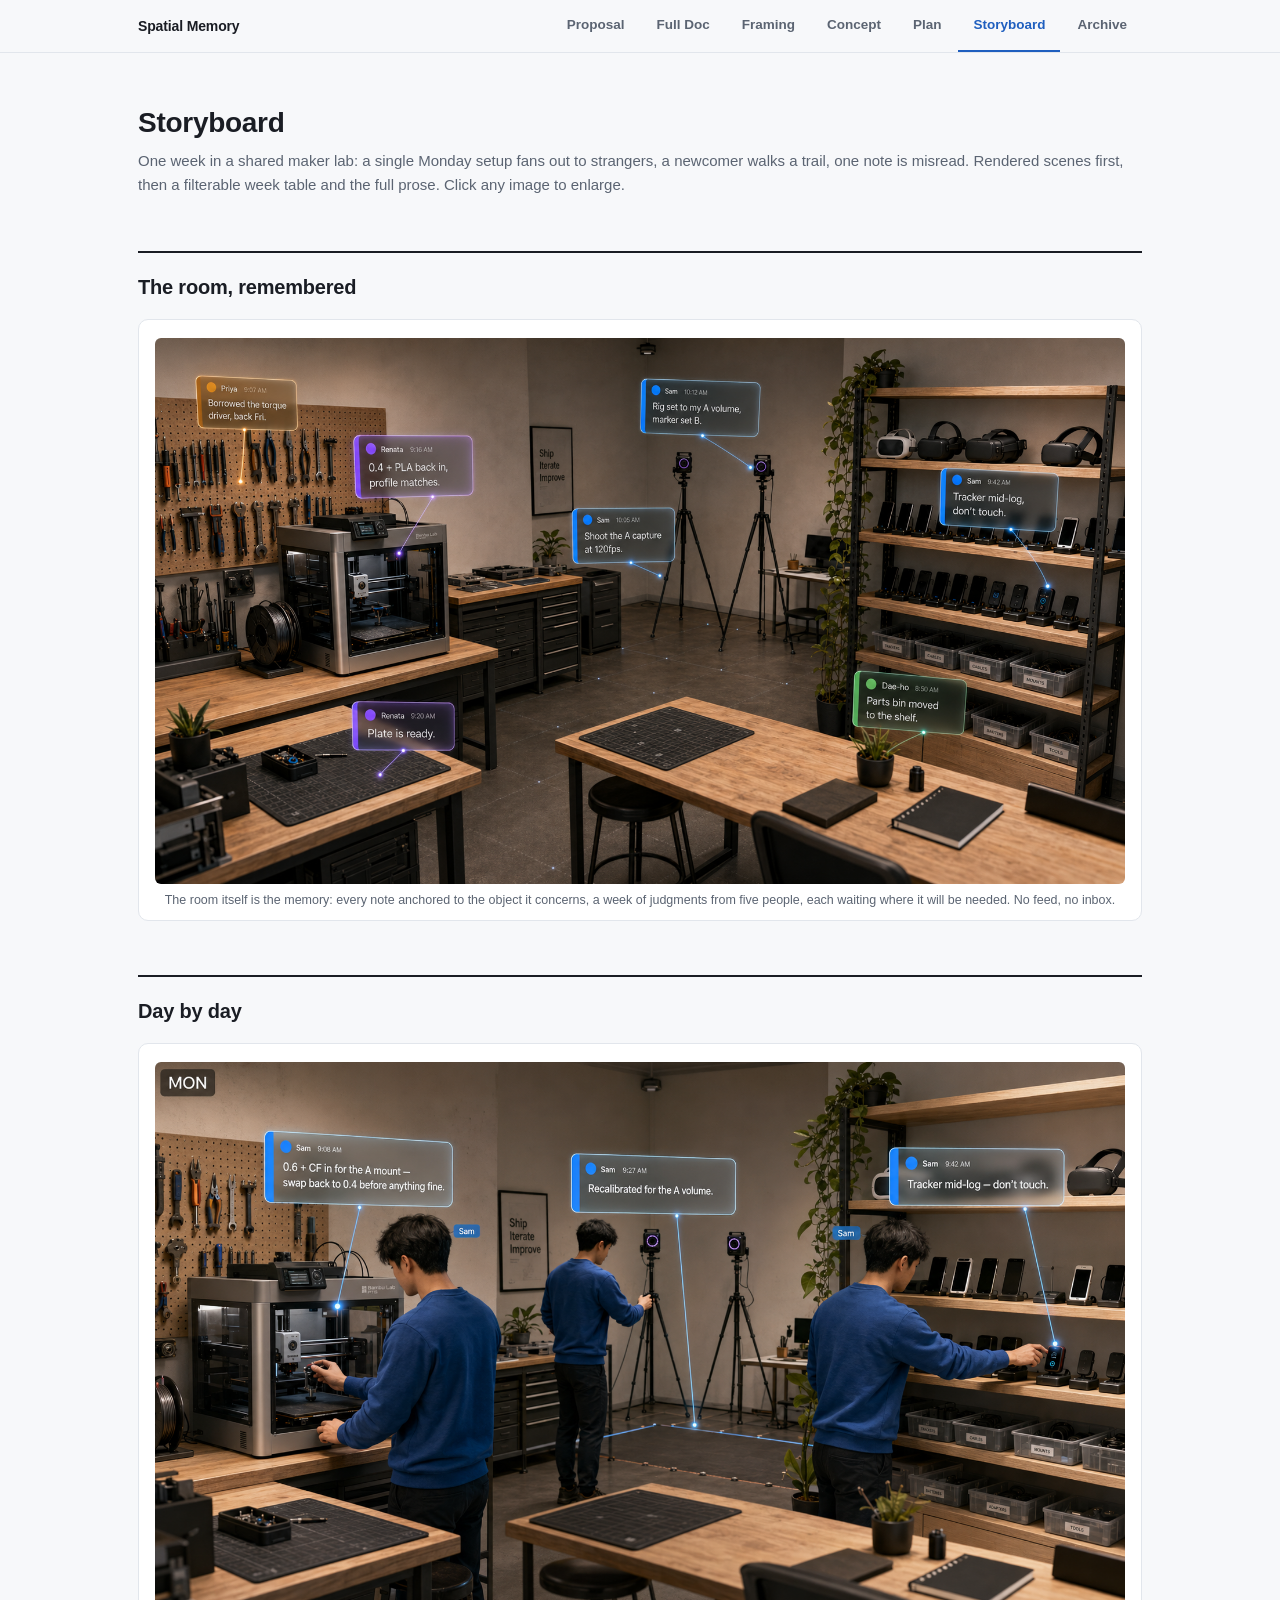
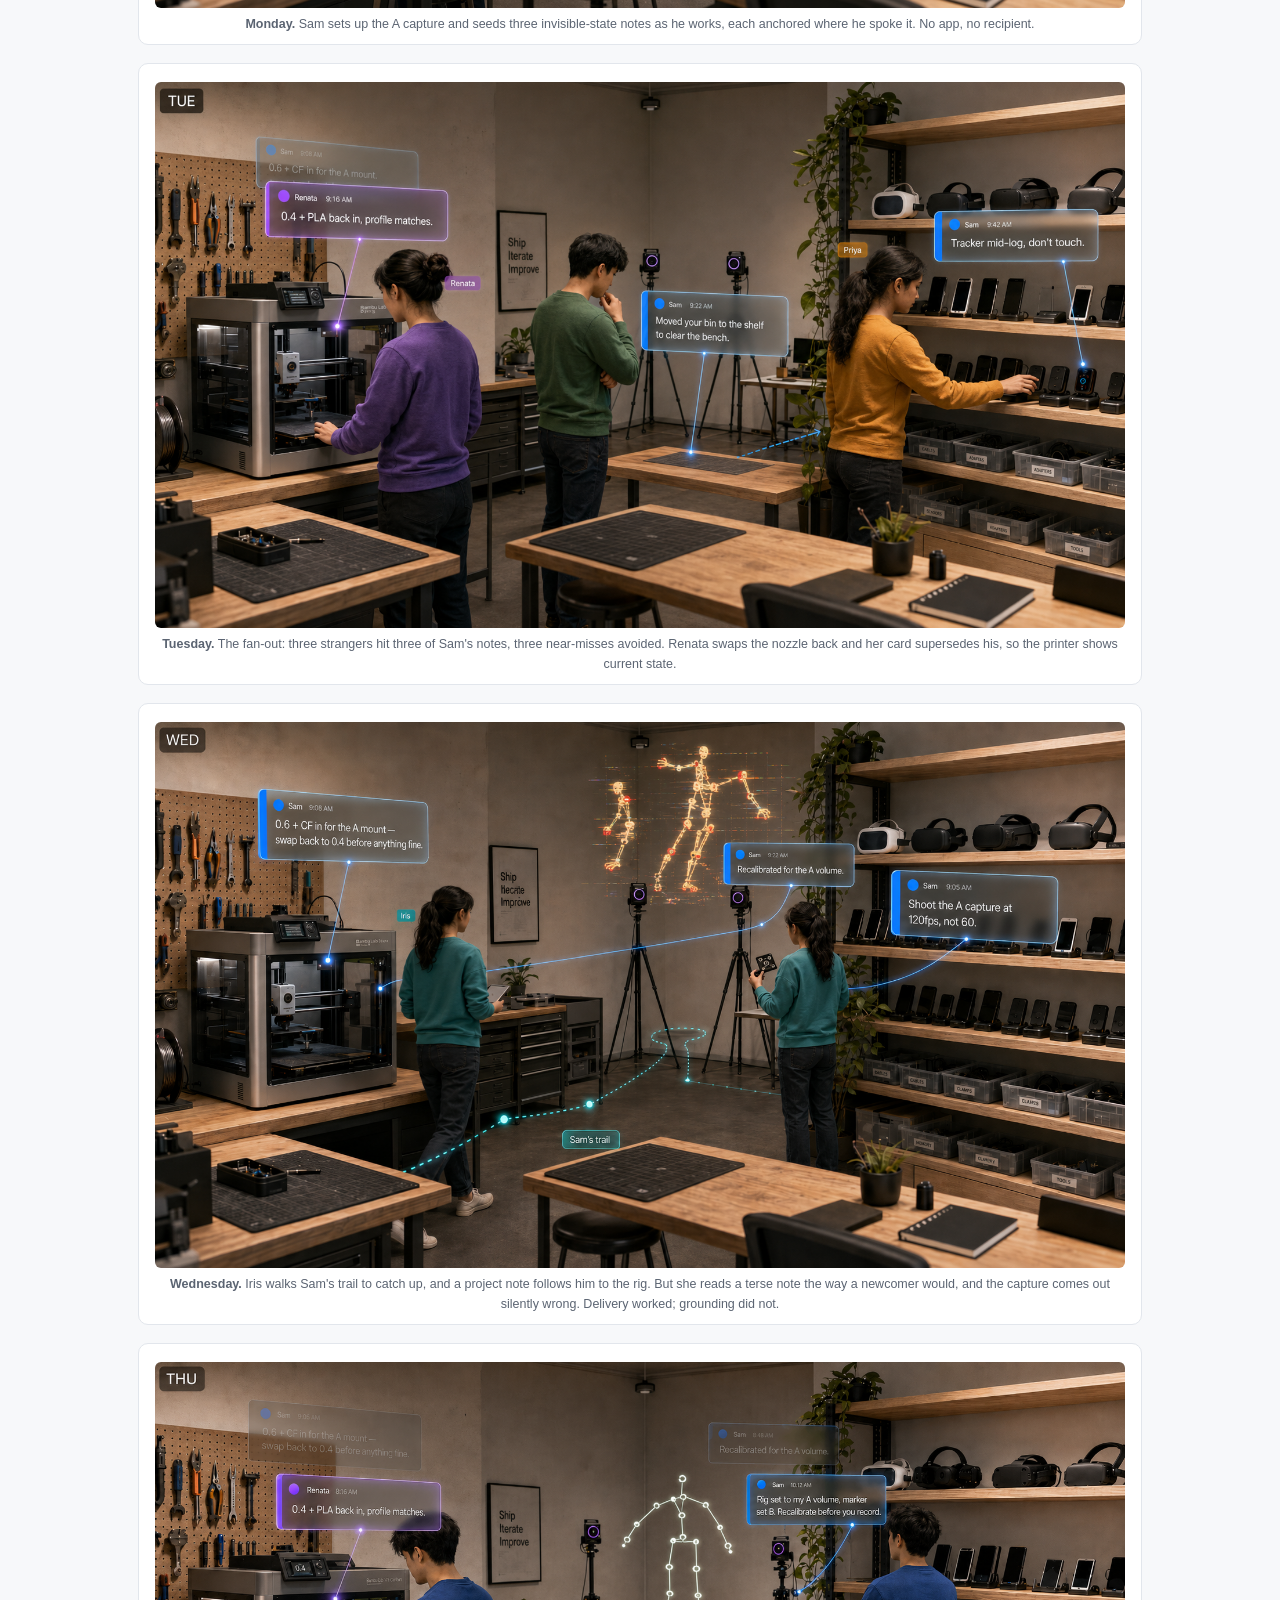
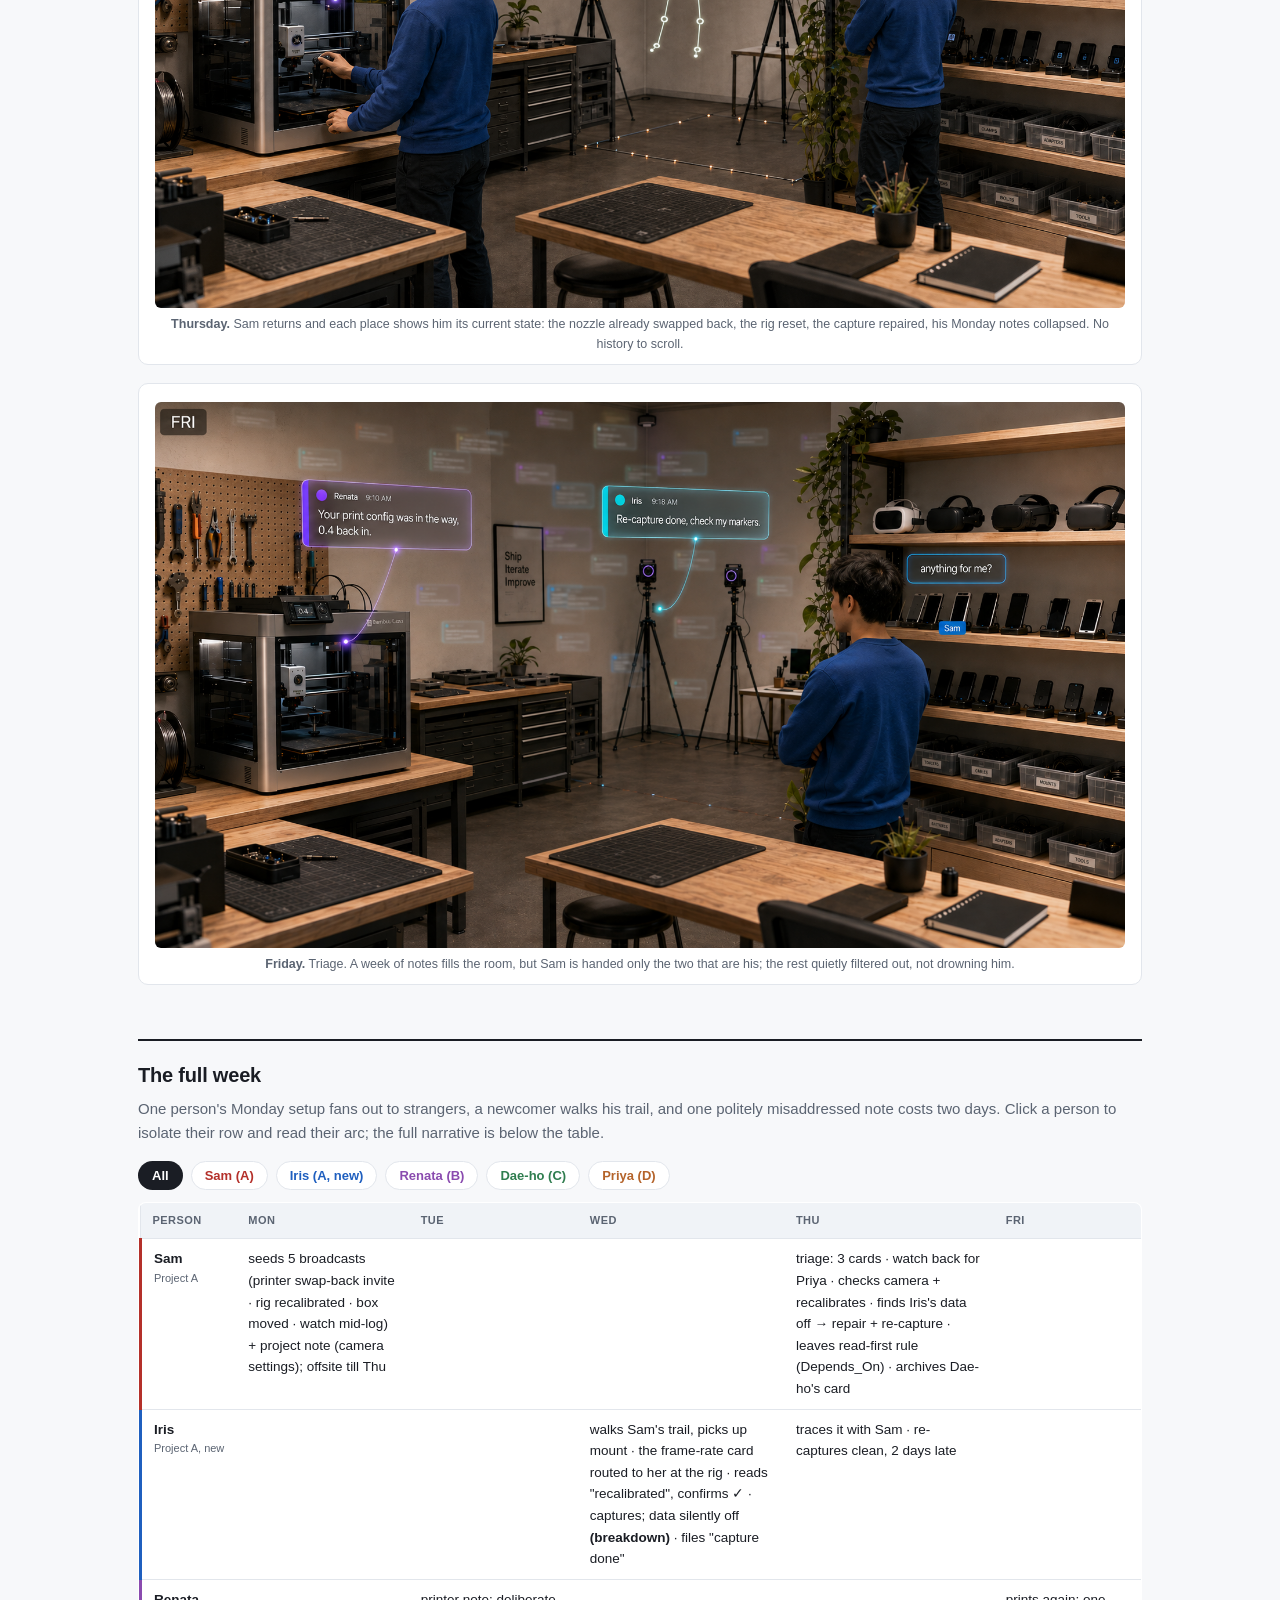
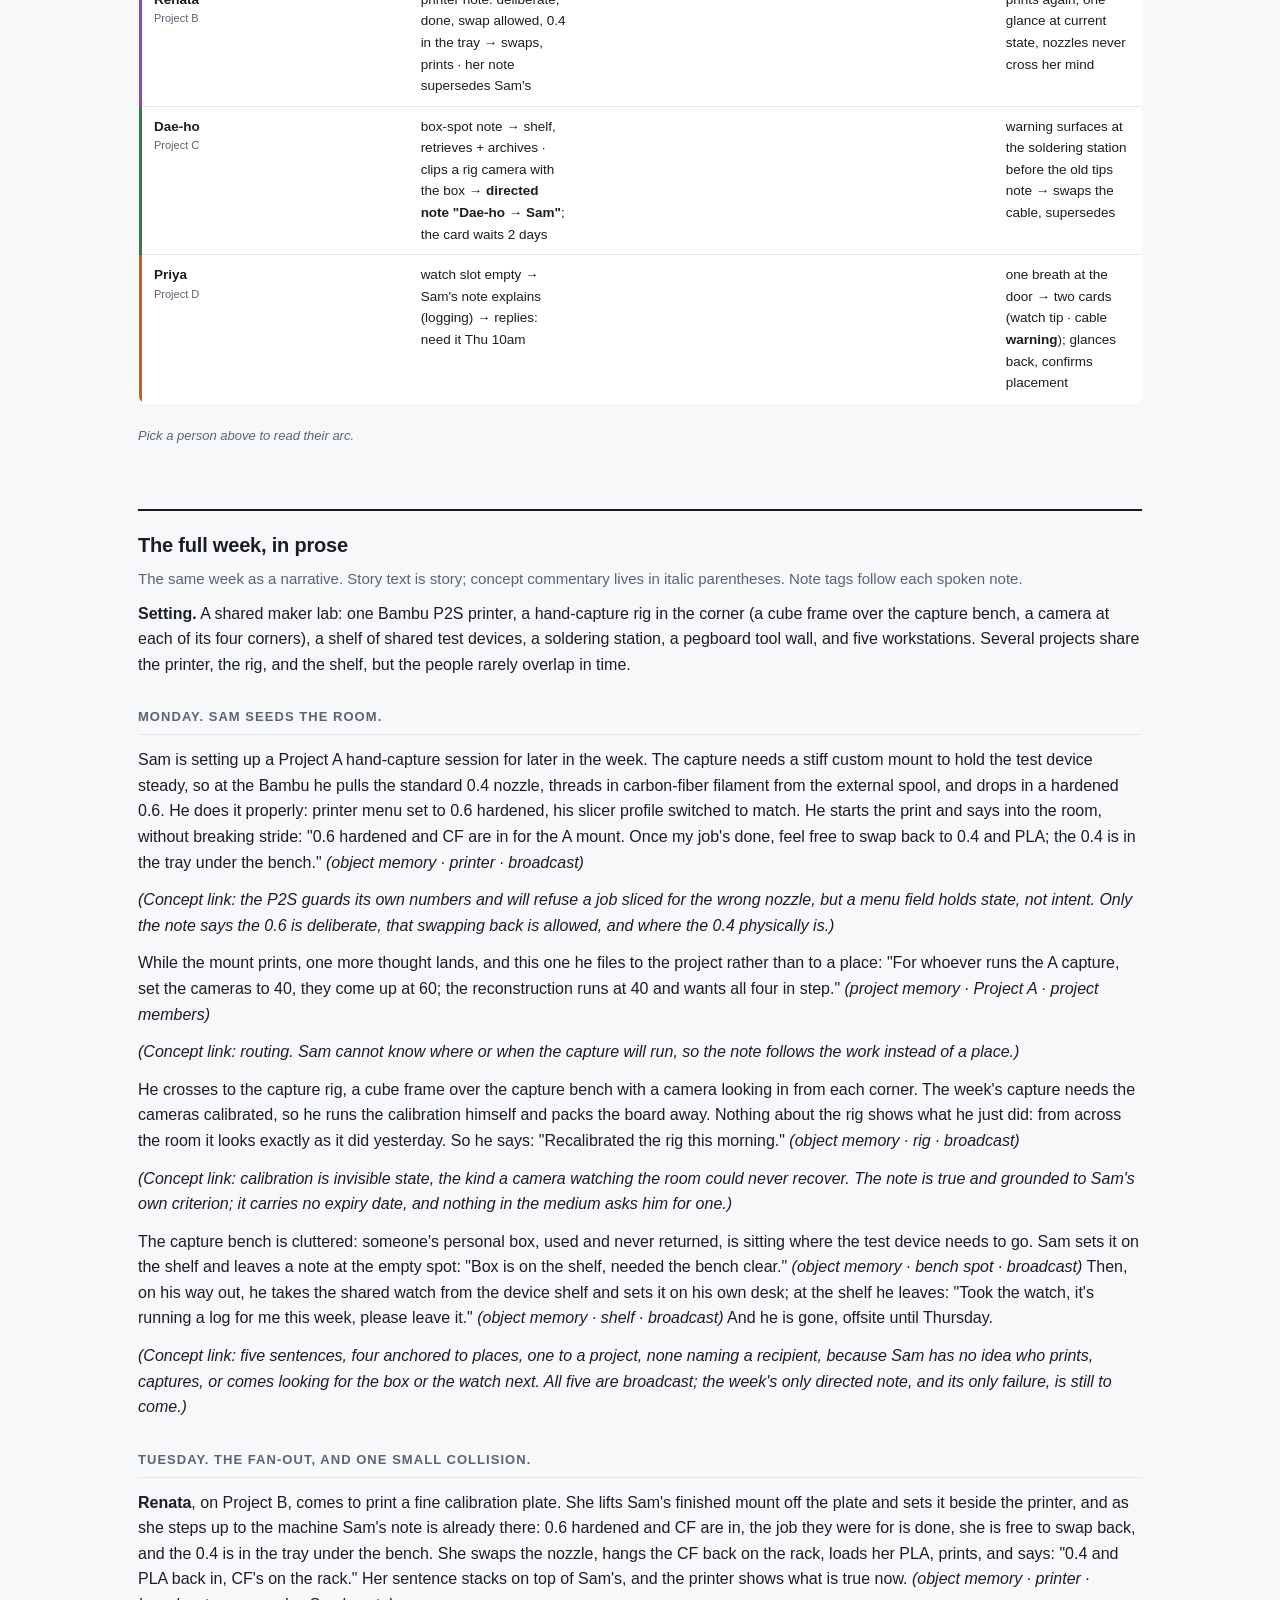
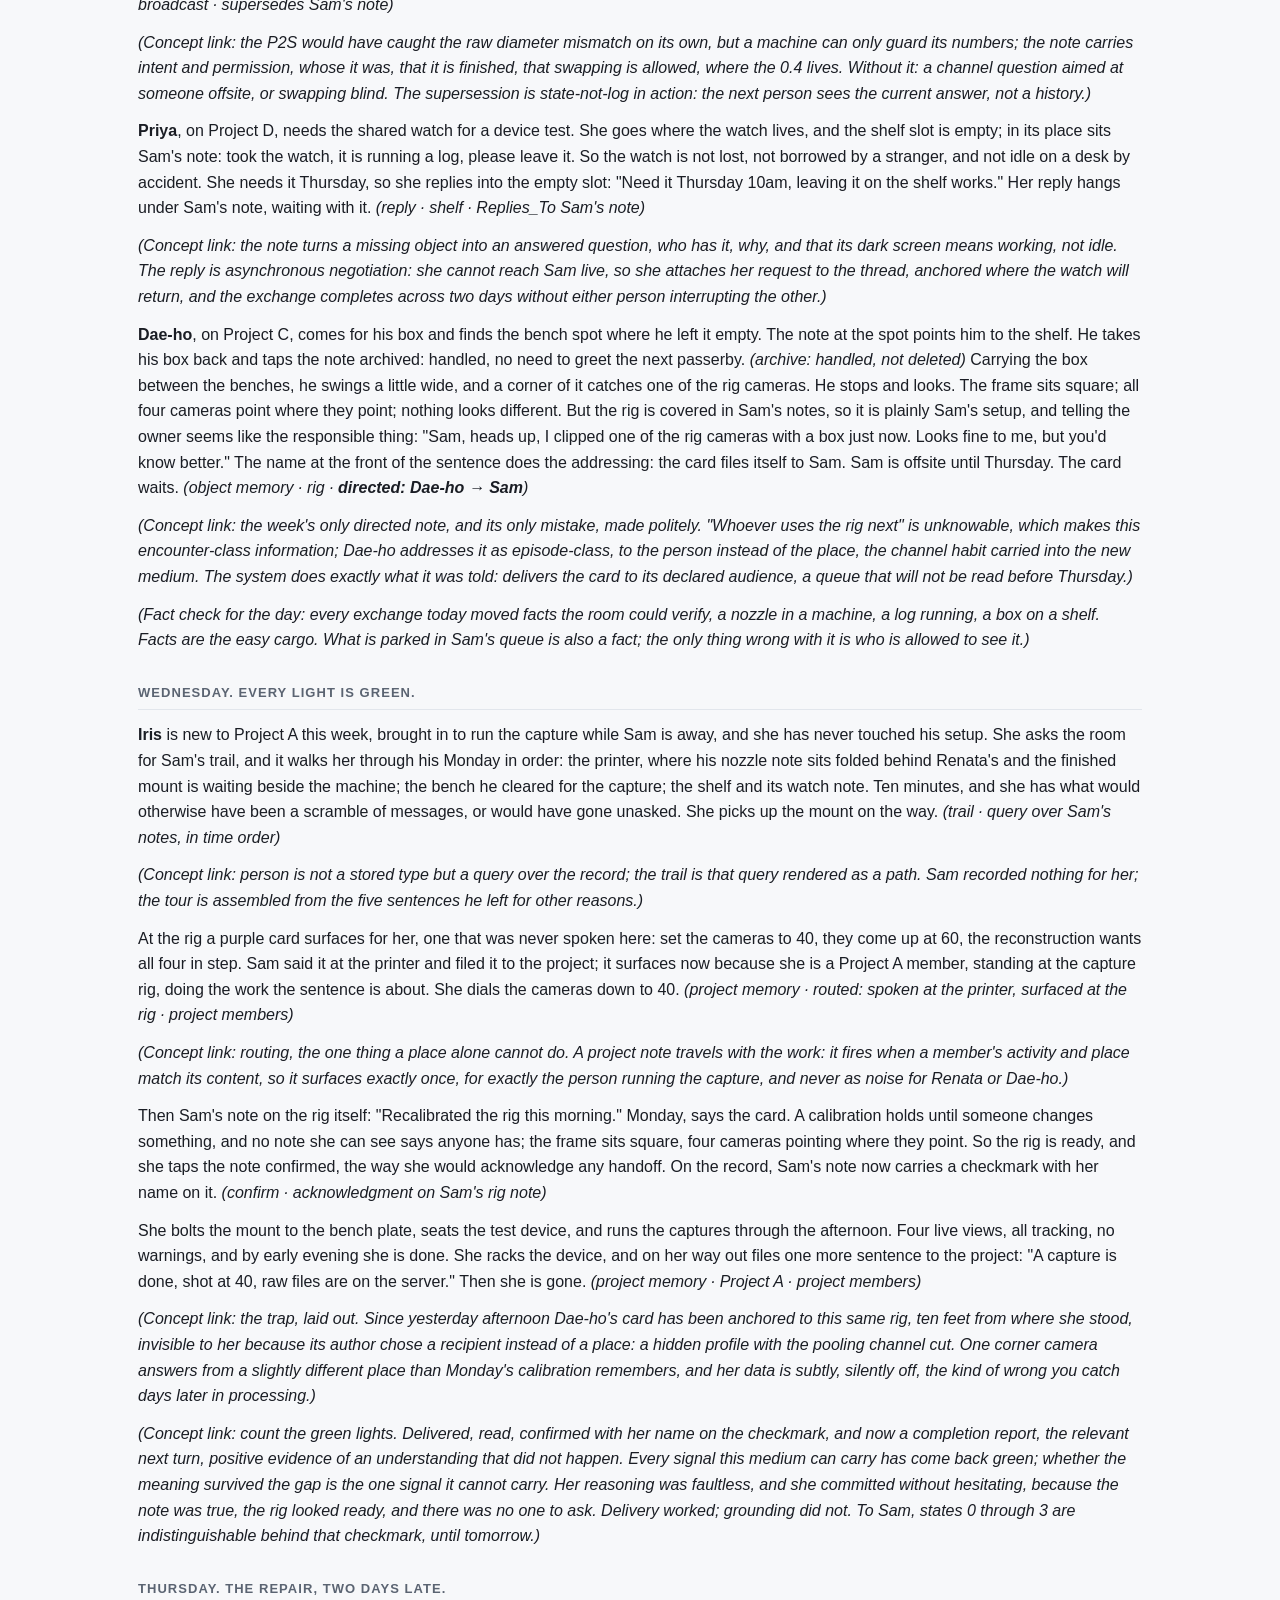
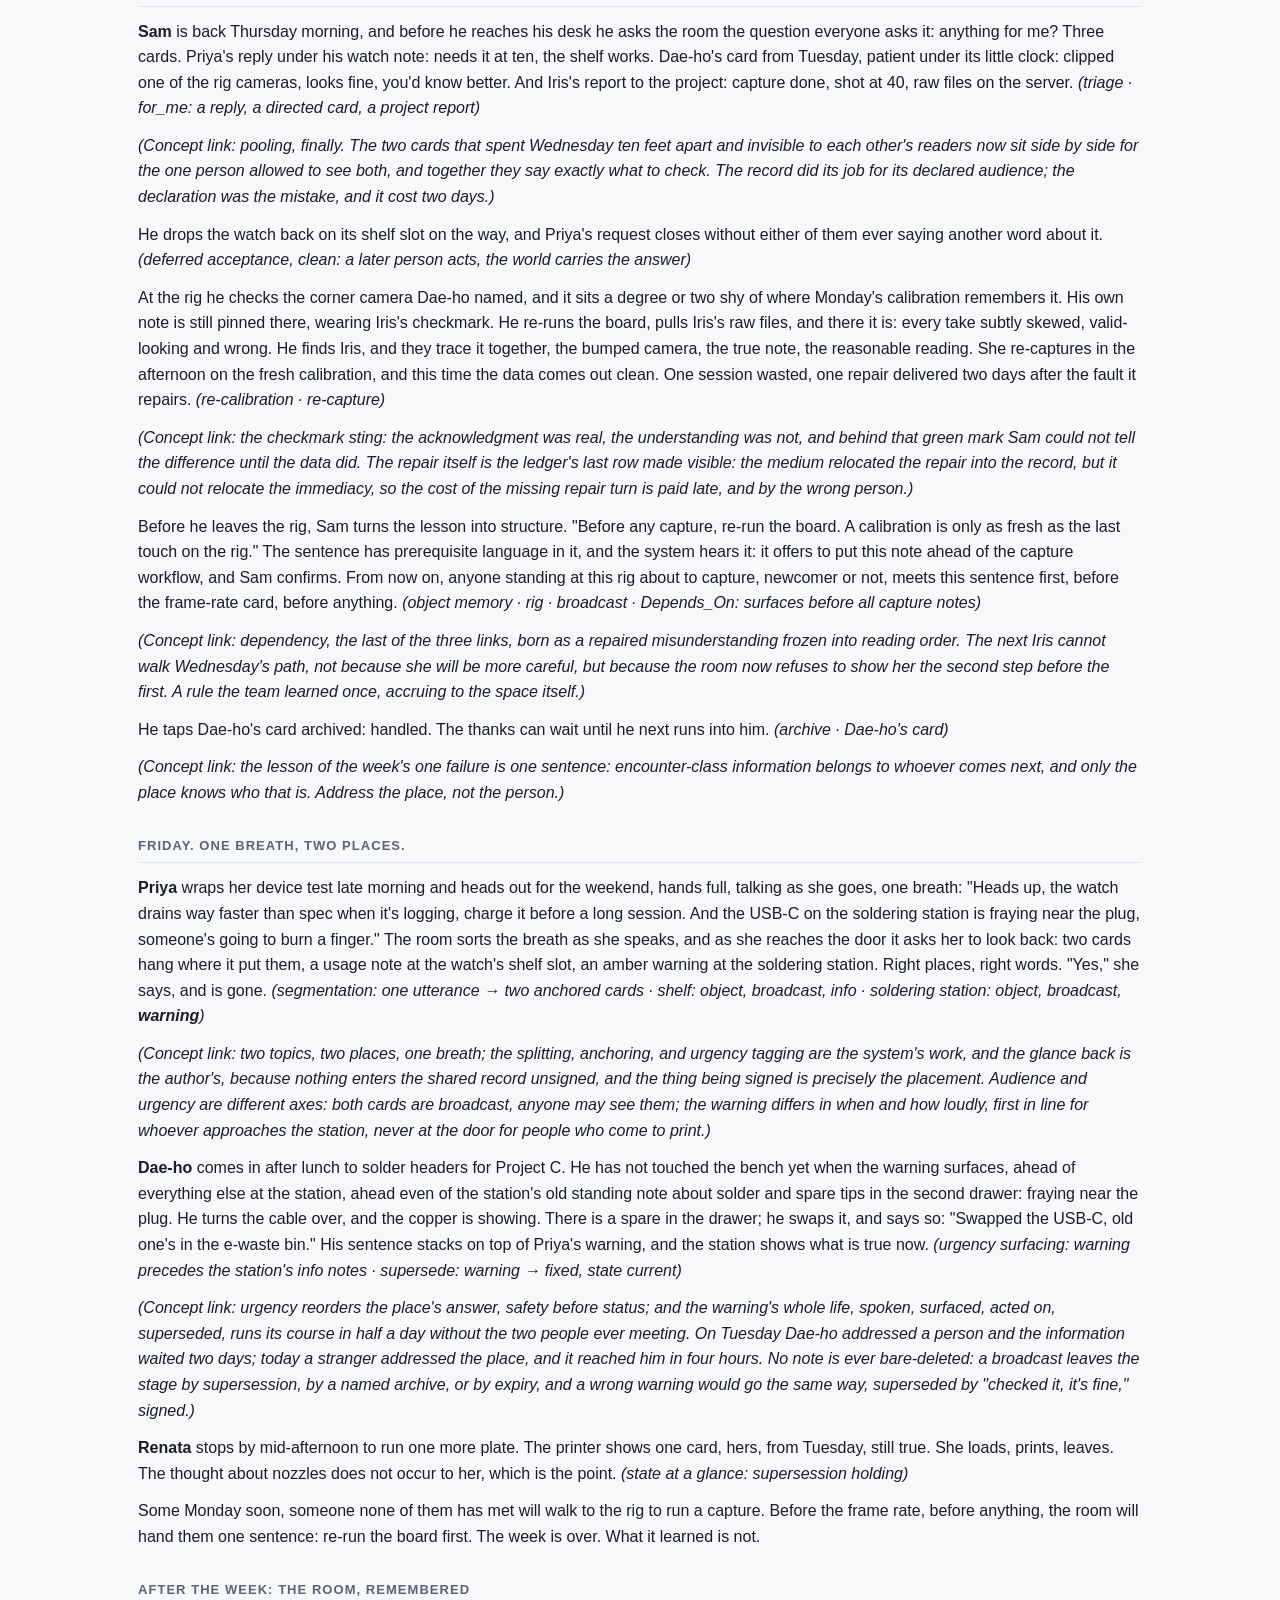
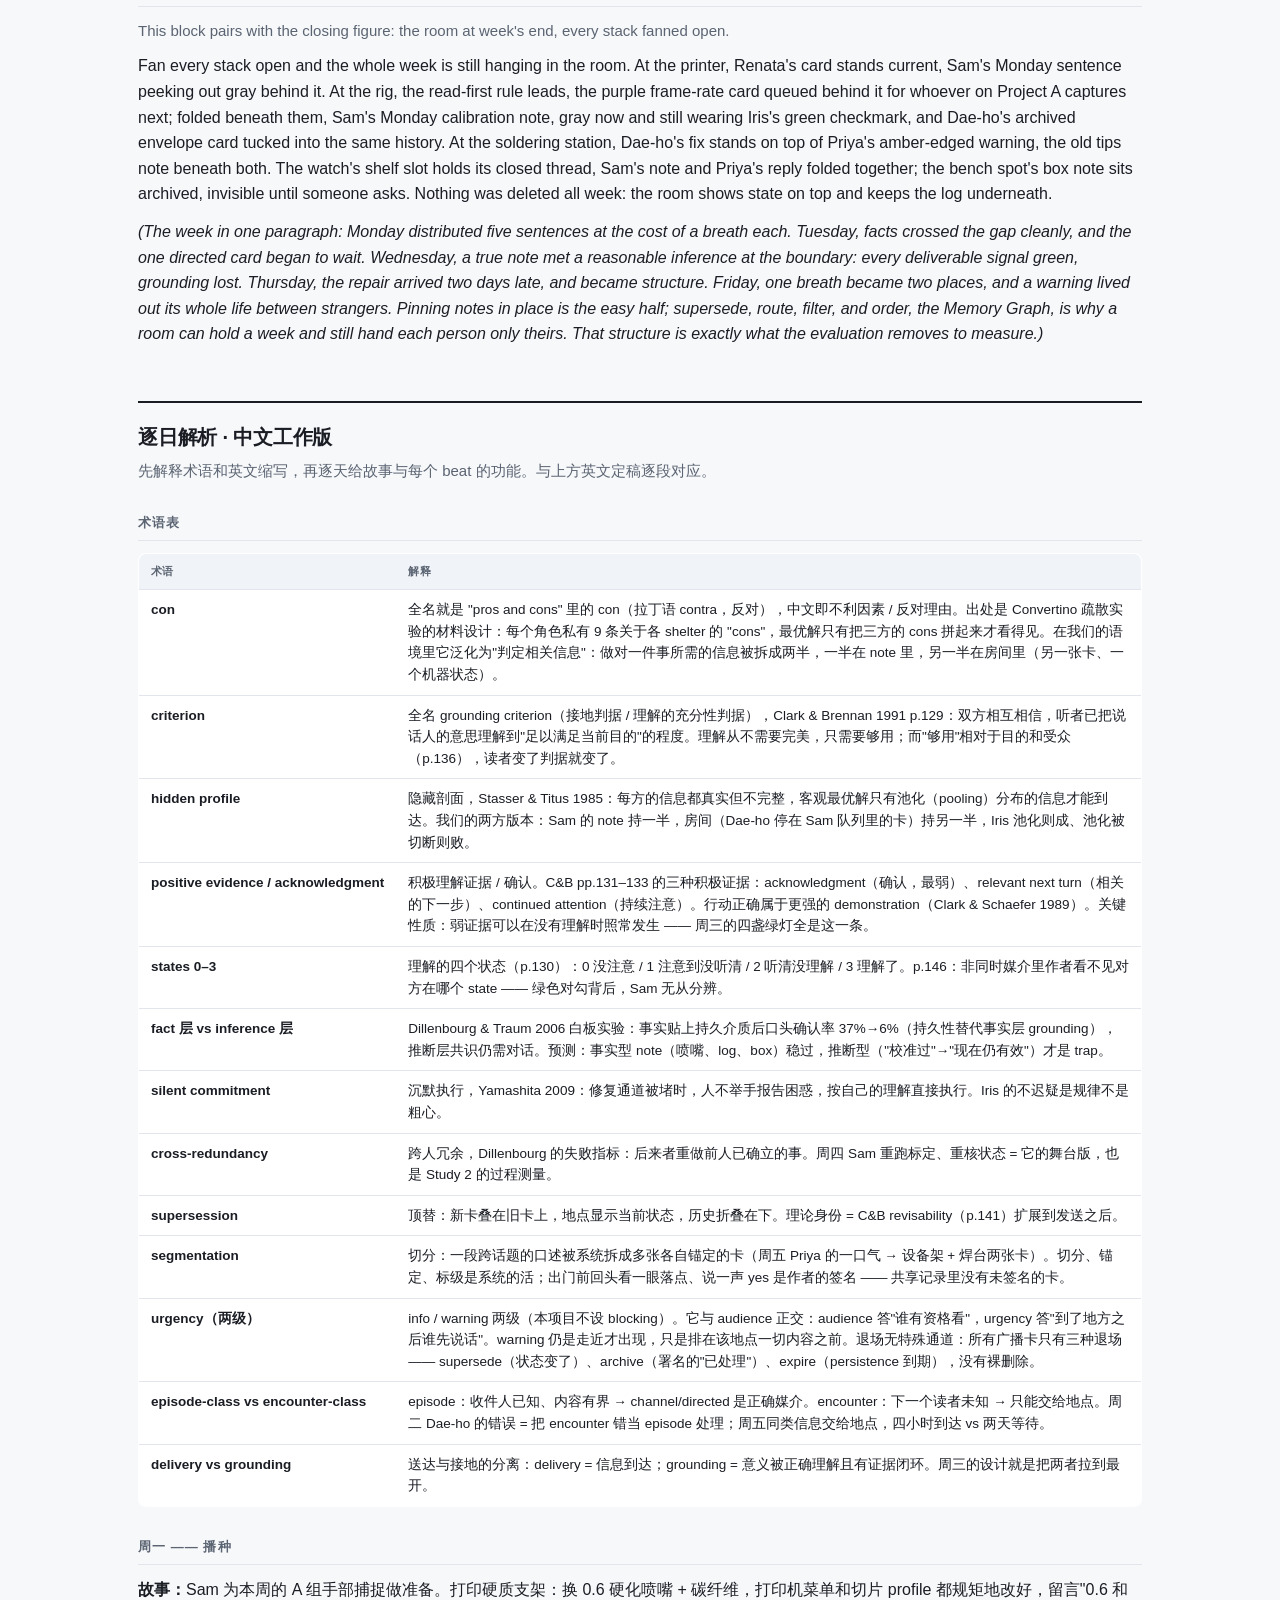
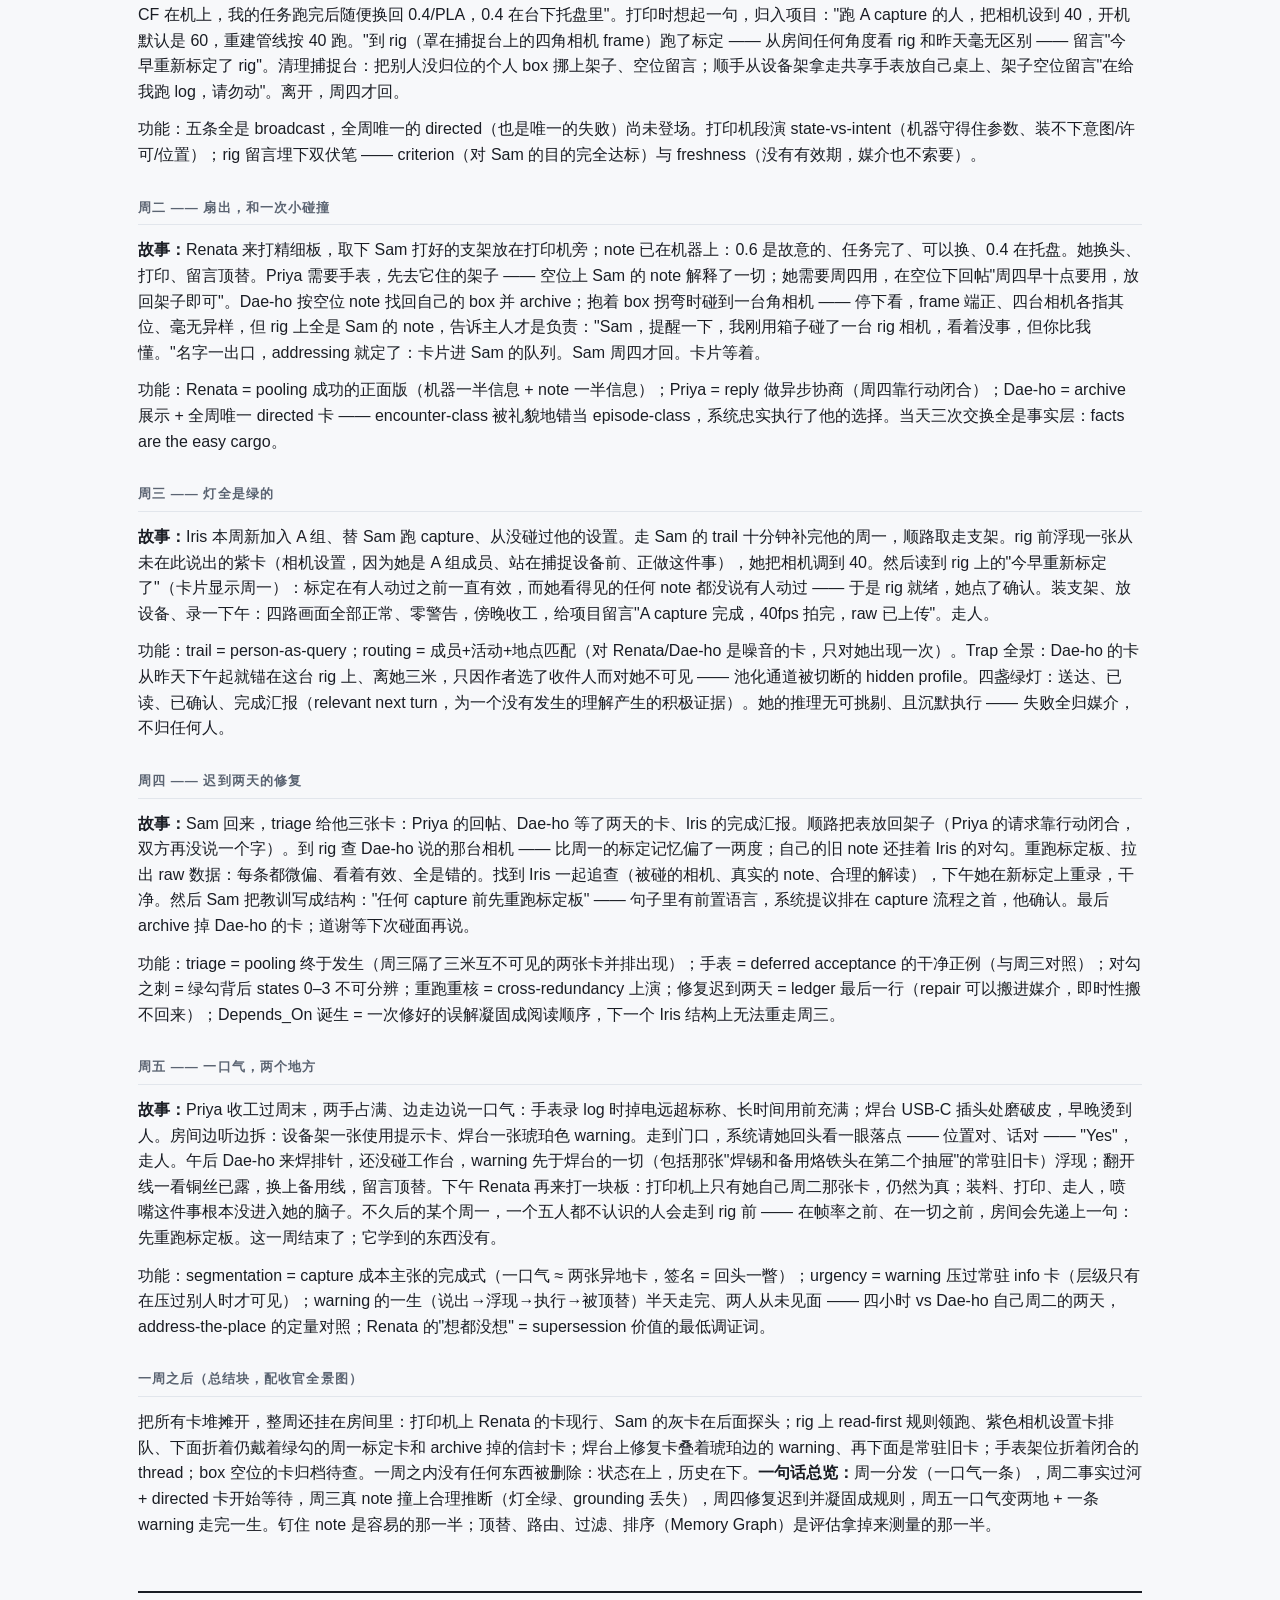
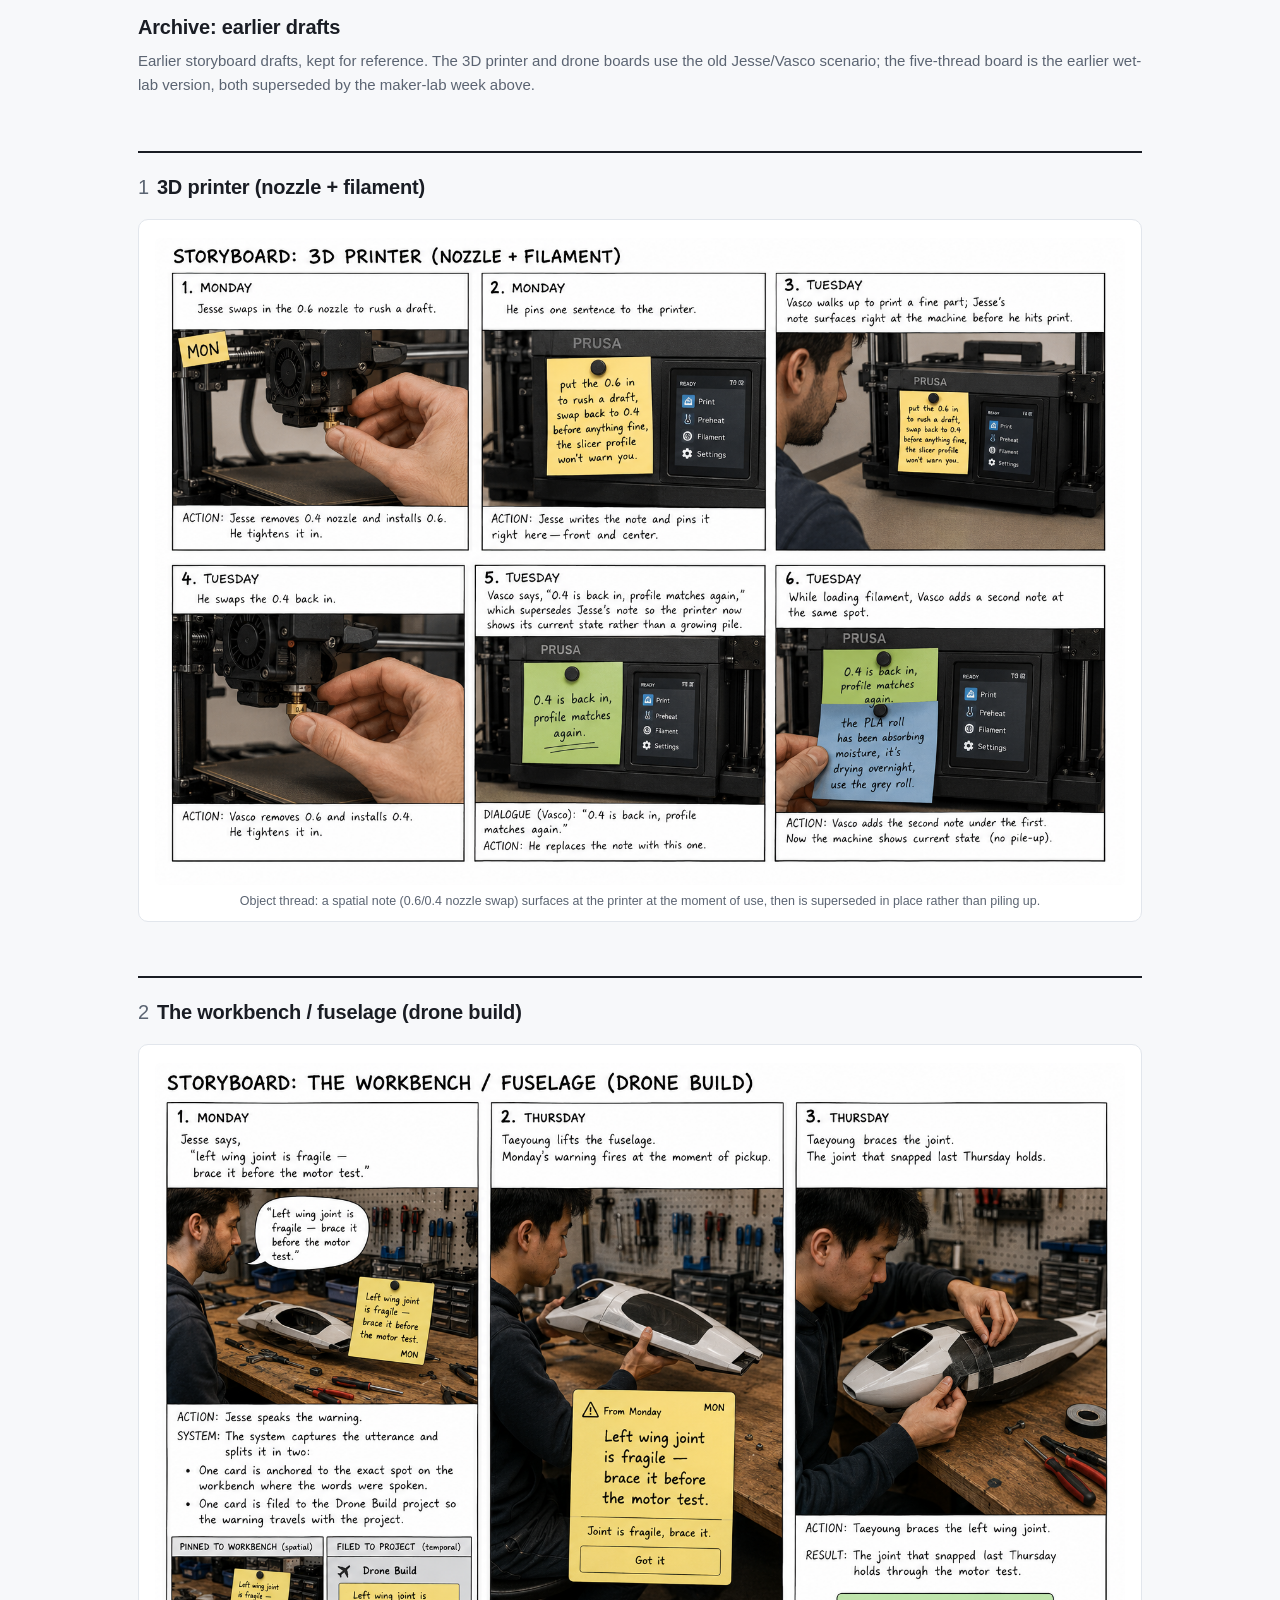
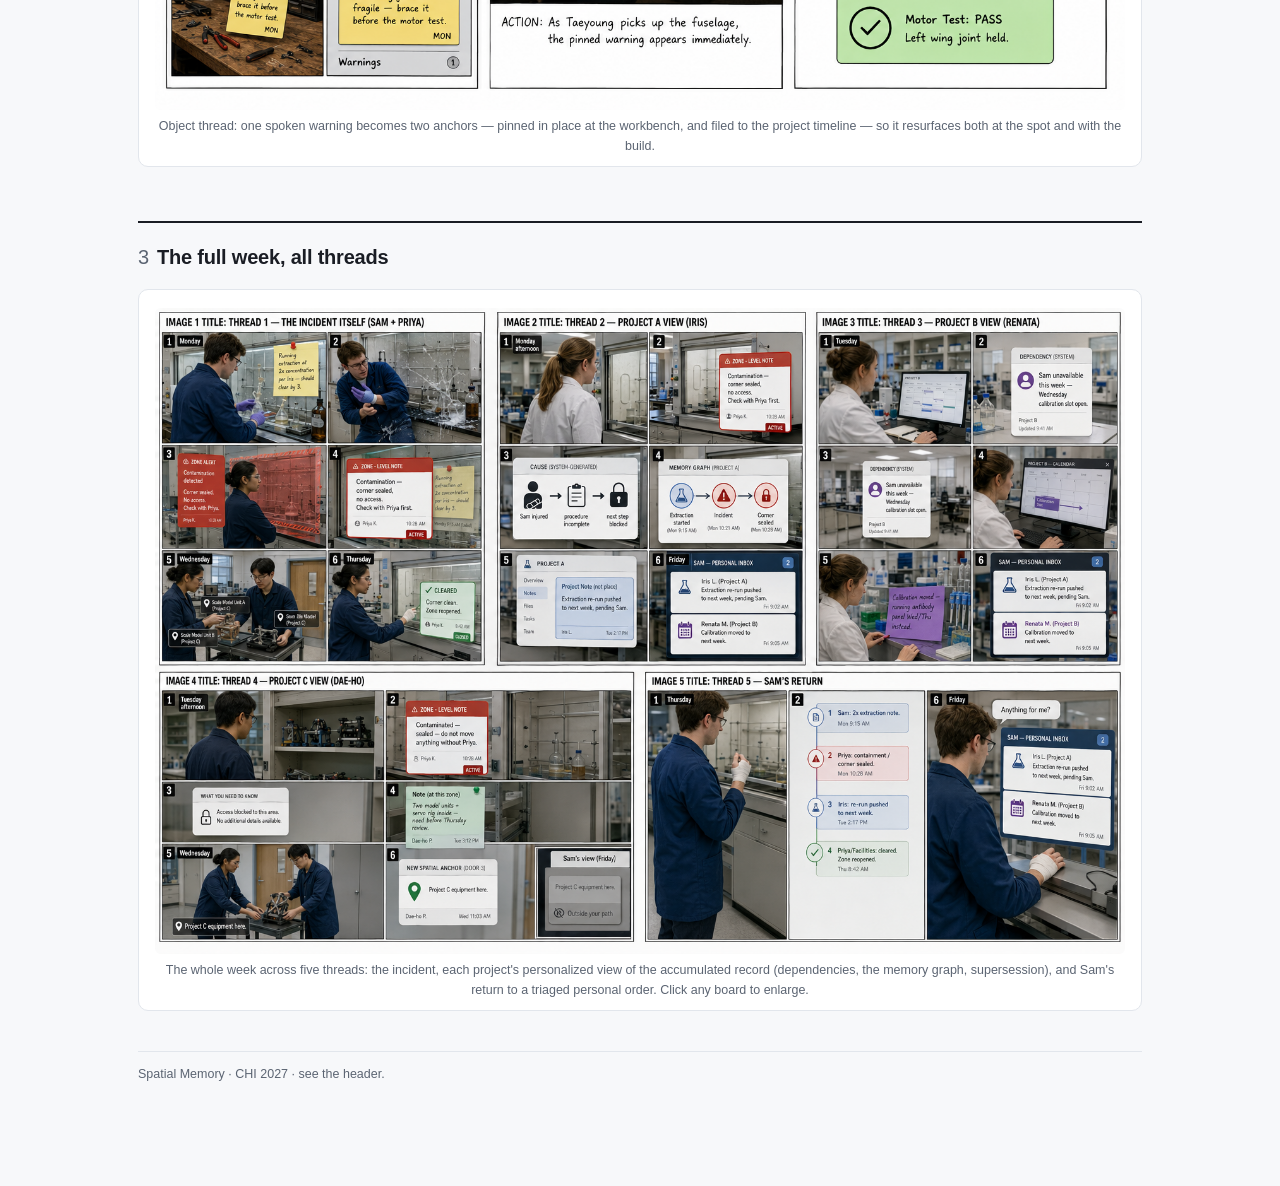
<file: storyboard.html>
<!DOCTYPE html>
<html lang="en">
<head>
<meta charset="UTF-8">
<meta name="viewport" content="width=device-width, initial-scale=1.0">
<title>Storyboard — Spatial Memory</title>
<link rel="stylesheet" href="style.css">
<style>
  .nw{color:#8a4508; background:#fbf0e6; border-radius:3px; padding:0 2px}
</style>
</head>
<body>
<nav class="tabs"><div class="tabs-inner">
  <span class="brand">Spatial Memory</span>
  <a href="proposal.html">Proposal</a>
  <a href="design_doc.html">Full Doc</a>
  <a href="grounding.html">Framing</a>
  <a href="concept.html">Concept</a>
  <a href="plan.html">Plan</a>
  <a href="storyboard.html" class="active">Storyboard</a>
  <a href="archive_fulldoc.html">Archive</a>
</div></nav>
<div class="wrap">


<h1>Storyboard</h1>
<p class="sub">One week in a shared maker lab: a single Monday setup fans out to strangers, a newcomer walks a trail, one note is misread. Rendered scenes first, then a filterable week table and the full prose. Click any image to enlarge.</p>

<h2 id="overview">The room, remembered</h2>
<figure>
<img src="img/storyboard_overview.png" alt="The maker lab with a spatial-memory note anchored to each fixture: a purple Renata card on the printer, blue Sam cards on the mocap rig and a shelf tracker, a green Dae-ho card and a purple Renata card on the benches, and an amber Priya card on the tool wall. A week of judgments from five people, each hovering on the object it belongs to.">
<figcaption>The room itself is the memory: every note anchored to the object it concerns, a week of judgments from five people, each waiting where it will be needed. No feed, no inbox.</figcaption>
</figure>

<h2 id="days">Day by day</h2>
<figure>
<img src="img/storyboard_mon.png" alt="Monday. Sam moves through the lab leaving three blue notes: at the Bambu printer (0.6 and CF nozzle, swap back before anything fine), at the mocap rig (recalibrated for the A volume), and on a shelf tracker (mid-log, don't touch). Each spoken sentence becomes a card anchored to the object.">
<figcaption><b>Monday.</b> Sam sets up the A capture and seeds three invisible-state notes as he works, each anchored where he spoke it. No app, no recipient.</figcaption>
</figure>
<figure>
<img src="img/storyboard_tue.png" alt="Tuesday. Three different people at three fixtures: Renata in purple at the printer, her new card superseding Sam's dimmed one; Dae-ho in green at an empty bench spot whose card points to the shelf; Priya in amber at the device shelf reaching past a tracker Sam's card marks as mid-log.">
<figcaption><b>Tuesday.</b> The fan-out: three strangers hit three of Sam's notes, three near-misses avoided. Renata swaps the nozzle back and her card supersedes his, so the printer shows current state.</figcaption>
</figure>
<figure>
<img src="img/storyboard_wed.png" alt="Wednesday. Iris in teal, new to the project, follows a glowing teal trail from the printer to the rig; a Sam camera-settings note has followed the project across the room on a long leader line. At the rig she reads recalibrated for the A volume as ready for her, and the mocap skeleton comes out clearly broken and misaligned with red joints while she stays unaware.">
<figcaption><b>Wednesday.</b> Iris walks Sam's trail to catch up, and a project note follows him to the rig. But she reads a terse note the way a newcomer would, and the capture comes out silently wrong. Delivery worked; grounding did not.</figcaption>
</figure>
<figure>
<img src="img/storyboard_thu.png" alt="Thursday. Sam in blue back in the lab. At the printer his old card is dimmed behind Renata's current purple 0.4 card; at the rig his old calibration card folds away and a crisp new card sets marker set B, while a clean aligned mocap skeleton shows the capture redone right.">
<figcaption><b>Thursday.</b> Sam returns and each place shows him its current state: the nozzle already swapped back, the rig reset, the capture repaired, his Monday notes collapsed. No history to scroll.</figcaption>
</figure>
<figure>
<img src="img/storyboard_fri.png" alt="Friday. Sam in blue asks anything for me. Two crisp cards surface close to him, a purple Renata note and a teal Iris note, while a whole week of other notes recedes into a faint blurred unreadable haze in the background, filtered away.">
<figcaption><b>Friday.</b> Triage. A week of notes fills the room, but Sam is handed only the two that are his; the rest quietly filtered out, not drowning him.</figcaption>
</figure>

<h2 id="weektable">The full week</h2>
<p class="sub">One person's Monday setup fans out to strangers, a newcomer walks his trail, and one politely misaddressed note costs two days. Click a person to isolate their row and read their arc; the full narrative is below the table.</p>

<div class="threadfilter">
  <button class="tf-btn tall active" data-thread="all">All</button>
  <button class="tf-btn t1" data-thread="t1">Sam (A)</button>
  <button class="tf-btn t2" data-thread="t2">Iris (A, new)</button>
  <button class="tf-btn t3" data-thread="t3">Renata (B)</button>
  <button class="tf-btn t4" data-thread="t4">Dae-ho (C)</button>
  <button class="tf-btn t5" data-thread="t5">Priya (D)</button>
</div>

<table class="weekgrid">
  <tr><th>Person</th><th>Mon</th><th>Tue</th><th>Wed</th><th>Thu</th><th>Fri</th></tr>
  <tr data-thread="t1" class="row-t1">
    <td class="k">Sam<span class="thmark">Project A</span></td>
    <td>seeds 5 broadcasts (printer swap-back invite &#183; rig recalibrated &#183; box moved &#183; watch mid-log) + project note (camera settings); offsite till Thu</td>
    <td></td><td></td>
    <td>triage: 3 cards &#183; watch back for Priya &#183; checks camera + recalibrates &#183; finds Iris's data off &#8594; repair + re-capture &#183; leaves read-first rule (Depends_On) &#183; archives Dae-ho's card</td>
    <td></td>
  </tr>
  <tr data-thread="t2" class="row-t2">
    <td class="k">Iris<span class="thmark">Project A, new</span></td>
    <td></td><td></td>
    <td>walks Sam's trail, picks up mount &#183; the frame-rate card routed to her at the rig &#183; reads "recalibrated", confirms &#10003; &#183; captures; data silently off <b>(breakdown)</b> &#183; files "capture done"</td>
    <td>traces it with Sam &#183; re-captures clean, 2 days late</td>
    <td></td>
  </tr>
  <tr data-thread="t3" class="row-t3">
    <td class="k">Renata<span class="thmark">Project B</span></td>
    <td></td>
    <td>printer note: deliberate, done, swap allowed, 0.4 in the tray &#8594; swaps, prints &#183; her note supersedes Sam's</td>
    <td></td><td></td>
    <td>prints again; one glance at current state, nozzles never cross her mind</td>
  </tr>
  <tr data-thread="t4" class="row-t4">
    <td class="k">Dae-ho<span class="thmark">Project C</span></td>
    <td></td>
    <td>box-spot note &#8594; shelf, retrieves + archives &#183; clips a rig camera with the box &#8594; <b>directed note "Dae-ho &#8594; Sam"</b>; the card waits 2 days</td>
    <td></td><td></td>
    <td>warning surfaces at the soldering station before the old tips note &#8594; swaps the cable, supersedes</td>
  </tr>
  <tr data-thread="t5" class="row-t5">
    <td class="k">Priya<span class="thmark">Project D</span></td>
    <td></td>
    <td>watch slot empty &#8594; Sam's note explains (logging) &#8594; replies: need it Thu 10am</td>
    <td></td><td></td>
    <td>one breath at the door &#8594; two cards (watch tip &#183; cable <b>warning</b>); glances back, confirms placement</td>
  </tr>
</table>

<p id="slprompt">Pick a person above to read their arc.</p>
<div class="storyline">
  <div class="sl t1" data-thread="t1"><h4>Sam (Project A)</h4><p>Monday he preps the A capture and seeds five broadcast notes plus one project note, each costing a breath, then is offsite. Thursday's triage hands him three cards, and the two that spent Wednesday ten feet apart and invisible to each other's readers, Dae-ho's bump and Iris's "capture done", finally sit side by side and say exactly what to check. He returns the watch, recalibrates, repairs the capture with Iris, freezes the lesson into a read-first rule, and archives the handled card.</p></div>
  <div class="sl t2" data-thread="t2"><h4>Iris (Project A, new this week)</h4><p>New to the project, brought in to run the capture. Wednesday the trail catches her up in ten minutes and the frame-rate card finds her at the rig. She reads a true Monday note, reasonably takes it as current, confirms it, and captures: silently wrong, through no fault of hers, because the correcting card was parked in a queue she is not allowed to see. Thursday she re-captures clean, two days and one wasted session late.</p></div>
  <div class="sl t3" data-thread="t3"><h4>Renata (Project B)</h4><p>Tuesday, Sam's note turns an occupied-looking machine into a five-minute swap: deliberate, finished, permission granted, and the 0.4 is in the tray. Her sentence stacks on top of his, so the printer shows what is true now. Friday she prints again without a thought, which is the point.</p></div>
  <div class="sl t4" data-thread="t4"><h4>Dae-ho (Project C)</h4><p>Tuesday the empty spot tells him where his box went; he retrieves it and archives the note. Then he clips a rig camera and does the polite old-media thing: tells the owner, by name. The card waits two days in Sam's queue. Friday the room pays him back in kind: a stranger's warning meets him at the soldering station before he touches the frayed cable, four hours after it was spoken.</p></div>
  <div class="sl t5" data-thread="t5"><h4>Priya (Project D)</h4><p>Tuesday the empty watch slot answers everything, who has it, why, and that a dark screen means working; her reply negotiates a Thursday return that closes by action alone. Friday one breath at the door becomes two cards in two places, one of them a warning; she signs the placement with a glance back and is gone.</p></div>
</div>

<script>
(function(){
  var btns=document.querySelectorAll('.threadfilter .tf-btn');
  function pick(th){
    btns.forEach(function(b){ b.classList.toggle('active', b.dataset.thread===th); });
    document.querySelectorAll('.weekgrid tr[data-thread]').forEach(function(r){
      r.classList.toggle('hide', th!=='all' && r.dataset.thread!==th);
    });
    document.querySelectorAll('.storyline .sl').forEach(function(x){
      x.classList.toggle('show', th!=='all' && x.dataset.thread===th);
    });
    document.getElementById('slprompt').style.display=(th==='all')?'block':'none';
  }
  btns.forEach(function(b){ b.addEventListener('click', function(){ pick(b.dataset.thread); }); });
})();
</script>

<h2 id="novel">The full week, in prose</h2>
<p class="sub">The same week as a narrative. Story text is story; concept commentary lives in italic parentheses. Note tags follow each spoken note.</p>
<p><b>Setting.</b> A shared maker lab: one Bambu P2S printer, a hand-capture rig in the corner (a cube frame over the capture bench, a camera at each of its four corners), a shelf of shared test devices, a soldering station, a pegboard tool wall, and five workstations. Several projects share the printer, the rig, and the shelf, but the people rarely overlap in time.</p>

<h3>Monday. Sam seeds the room.</h3>
<p>Sam is setting up a Project A hand-capture session for later in the week. The capture needs a stiff custom mount to hold the test device steady, so at the Bambu he pulls the standard 0.4 nozzle, threads in carbon-fiber filament from the external spool, and drops in a hardened 0.6. He does it properly: printer menu set to 0.6 hardened, his slicer profile switched to match. He starts the print and says into the room, without breaking stride: "0.6 hardened and CF are in for the A mount. Once my job's done, feel free to swap back to 0.4 and PLA; the 0.4 is in the tray under the bench." <i>(object memory &#183; printer &#183; broadcast)</i></p>
<p><i>(Concept link: the P2S guards its own numbers and will refuse a job sliced for the wrong nozzle, but a menu field holds state, not intent. Only the note says the 0.6 is deliberate, that swapping back is allowed, and where the 0.4 physically is.)</i></p>
<p>While the mount prints, one more thought lands, and this one he files to the project rather than to a place: "For whoever runs the A capture, set the cameras to 40, they come up at 60; the reconstruction runs at 40 and wants all four in step." <i>(project memory &#183; Project A &#183; project members)</i></p>
<p><i>(Concept link: routing. Sam cannot know where or when the capture will run, so the note follows the work instead of a place.)</i></p>
<p>He crosses to the capture rig, a cube frame over the capture bench with a camera looking in from each corner. The week's capture needs the cameras calibrated, so he runs the calibration himself and packs the board away. Nothing about the rig shows what he just did: from across the room it looks exactly as it did yesterday. So he says: "Recalibrated the rig this morning." <i>(object memory &#183; rig &#183; broadcast)</i></p>
<p><i>(Concept link: calibration is invisible state, the kind a camera watching the room could never recover. The note is true and grounded to Sam's own criterion; it carries no expiry date, and nothing in the medium asks him for one.)</i></p>
<p>The capture bench is cluttered: someone's personal box, used and never returned, is sitting where the test device needs to go. Sam sets it on the shelf and leaves a note at the empty spot: "Box is on the shelf, needed the bench clear." <i>(object memory &#183; bench spot &#183; broadcast)</i> Then, on his way out, he takes the shared watch from the device shelf and sets it on his own desk; at the shelf he leaves: "Took the watch, it's running a log for me this week, please leave it." <i>(object memory &#183; shelf &#183; broadcast)</i> And he is gone, offsite until Thursday.</p>
<p><i>(Concept link: five sentences, four anchored to places, one to a project, none naming a recipient, because Sam has no idea who prints, captures, or comes looking for the box or the watch next. All five are broadcast; the week's only directed note, and its only failure, is still to come.)</i></p>

<h3>Tuesday. The fan-out, and one small collision.</h3>
<p><b>Renata</b>, on Project B, comes to print a fine calibration plate. She lifts Sam's finished mount off the plate and sets it beside the printer, and as she steps up to the machine Sam's note is already there: 0.6 hardened and CF are in, the job they were for is done, she is free to swap back, and the 0.4 is in the tray under the bench. She swaps the nozzle, hangs the CF back on the rack, loads her PLA, prints, and says: "0.4 and PLA back in, CF's on the rack." Her sentence stacks on top of Sam's, and the printer shows what is true now. <i>(object memory &#183; printer &#183; broadcast &#183; supersedes Sam's note)</i></p>
<p><i>(Concept link: the P2S would have caught the raw diameter mismatch on its own, but a machine can only guard its numbers; the note carries intent and permission, whose it was, that it is finished, that swapping is allowed, where the 0.4 lives. Without it: a channel question aimed at someone offsite, or swapping blind. The supersession is state-not-log in action: the next person sees the current answer, not a history.)</i></p>
<p><b>Priya</b>, on Project D, needs the shared watch for a device test. She goes where the watch lives, and the shelf slot is empty; in its place sits Sam's note: took the watch, it is running a log, please leave it. So the watch is not lost, not borrowed by a stranger, and not idle on a desk by accident. She needs it Thursday, so she replies into the empty slot: "Need it Thursday 10am, leaving it on the shelf works." Her reply hangs under Sam's note, waiting with it. <i>(reply &#183; shelf &#183; Replies_To Sam's note)</i></p>
<p><i>(Concept link: the note turns a missing object into an answered question, who has it, why, and that its dark screen means working, not idle. The reply is asynchronous negotiation: she cannot reach Sam live, so she attaches her request to the thread, anchored where the watch will return, and the exchange completes across two days without either person interrupting the other.)</i></p>
<p><b>Dae-ho</b>, on Project C, comes for his box and finds the bench spot where he left it empty. The note at the spot points him to the shelf. He takes his box back and taps the note archived: handled, no need to greet the next passerby. <i>(archive: handled, not deleted)</i> Carrying the box between the benches, he swings a little wide, and a corner of it catches one of the rig cameras. He stops and looks. The frame sits square; all four cameras point where they point; nothing looks different. But the rig is covered in Sam's notes, so it is plainly Sam's setup, and telling the owner seems like the responsible thing: "Sam, heads up, I clipped one of the rig cameras with a box just now. Looks fine to me, but you'd know better." The name at the front of the sentence does the addressing: the card files itself to Sam. Sam is offsite until Thursday. The card waits. <i>(object memory &#183; rig &#183; <b>directed: Dae-ho &#8594; Sam</b>)</i></p>
<p><i>(Concept link: the week's only directed note, and its only mistake, made politely. "Whoever uses the rig next" is unknowable, which makes this encounter-class information; Dae-ho addresses it as episode-class, to the person instead of the place, the channel habit carried into the new medium. The system does exactly what it was told: delivers the card to its declared audience, a queue that will not be read before Thursday.)</i></p>
<p><i>(Fact check for the day: every exchange today moved facts the room could verify, a nozzle in a machine, a log running, a box on a shelf. Facts are the easy cargo. What is parked in Sam's queue is also a fact; the only thing wrong with it is who is allowed to see it.)</i></p>

<h3>Wednesday. Every light is green.</h3>
<p><b>Iris</b> is new to Project A this week, brought in to run the capture while Sam is away, and she has never touched his setup. She asks the room for Sam's trail, and it walks her through his Monday in order: the printer, where his nozzle note sits folded behind Renata's and the finished mount is waiting beside the machine; the bench he cleared for the capture; the shelf and its watch note. Ten minutes, and she has what would otherwise have been a scramble of messages, or would have gone unasked. She picks up the mount on the way. <i>(trail &#183; query over Sam's notes, in time order)</i></p>
<p><i>(Concept link: person is not a stored type but a query over the record; the trail is that query rendered as a path. Sam recorded nothing for her; the tour is assembled from the five sentences he left for other reasons.)</i></p>
<p>At the rig a purple card surfaces for her, one that was never spoken here: set the cameras to 40, they come up at 60, the reconstruction wants all four in step. Sam said it at the printer and filed it to the project; it surfaces now because she is a Project A member, standing at the capture rig, doing the work the sentence is about. She dials the cameras down to 40. <i>(project memory &#183; routed: spoken at the printer, surfaced at the rig &#183; project members)</i></p>
<p><i>(Concept link: routing, the one thing a place alone cannot do. A project note travels with the work: it fires when a member's activity and place match its content, so it surfaces exactly once, for exactly the person running the capture, and never as noise for Renata or Dae-ho.)</i></p>
<p>Then Sam's note on the rig itself: "Recalibrated the rig this morning." Monday, says the card. A calibration holds until someone changes something, and no note she can see says anyone has; the frame sits square, four cameras pointing where they point. So the rig is ready, and she taps the note confirmed, the way she would acknowledge any handoff. On the record, Sam's note now carries a checkmark with her name on it. <i>(confirm &#183; acknowledgment on Sam's rig note)</i></p>
<p>She bolts the mount to the bench plate, seats the test device, and runs the captures through the afternoon. Four live views, all tracking, no warnings, and by early evening she is done. She racks the device, and on her way out files one more sentence to the project: "A capture is done, shot at 40, raw files are on the server." Then she is gone. <i>(project memory &#183; Project A &#183; project members)</i></p>
<p><i>(Concept link: the trap, laid out. Since yesterday afternoon Dae-ho's card has been anchored to this same rig, ten feet from where she stood, invisible to her because its author chose a recipient instead of a place: a hidden profile with the pooling channel cut. One corner camera answers from a slightly different place than Monday's calibration remembers, and her data is subtly, silently off, the kind of wrong you catch days later in processing.)</i></p>
<p><i>(Concept link: count the green lights. Delivered, read, confirmed with her name on the checkmark, and now a completion report, the relevant next turn, positive evidence of an understanding that did not happen. Every signal this medium can carry has come back green; whether the meaning survived the gap is the one signal it cannot carry. Her reasoning was faultless, and she committed without hesitating, because the note was true, the rig looked ready, and there was no one to ask. Delivery worked; grounding did not. To Sam, states 0 through 3 are indistinguishable behind that checkmark, until tomorrow.)</i></p>

<h3>Thursday. The repair, two days late.</h3>
<p><b>Sam</b> is back Thursday morning, and before he reaches his desk he asks the room the question everyone asks it: anything for me? Three cards. Priya's reply under his watch note: needs it at ten, the shelf works. Dae-ho's card from Tuesday, patient under its little clock: clipped one of the rig cameras, looks fine, you'd know better. And Iris's report to the project: capture done, shot at 40, raw files on the server. <i>(triage &#183; for_me: a reply, a directed card, a project report)</i></p>
<p><i>(Concept link: pooling, finally. The two cards that spent Wednesday ten feet apart and invisible to each other's readers now sit side by side for the one person allowed to see both, and together they say exactly what to check. The record did its job for its declared audience; the declaration was the mistake, and it cost two days.)</i></p>
<p>He drops the watch back on its shelf slot on the way, and Priya's request closes without either of them ever saying another word about it. <i>(deferred acceptance, clean: a later person acts, the world carries the answer)</i></p>
<p>At the rig he checks the corner camera Dae-ho named, and it sits a degree or two shy of where Monday's calibration remembers it. His own note is still pinned there, wearing Iris's checkmark. He re-runs the board, pulls Iris's raw files, and there it is: every take subtly skewed, valid-looking and wrong. He finds Iris, and they trace it together, the bumped camera, the true note, the reasonable reading. She re-captures in the afternoon on the fresh calibration, and this time the data comes out clean. One session wasted, one repair delivered two days after the fault it repairs. <i>(re-calibration &#183; re-capture)</i></p>
<p><i>(Concept link: the checkmark sting: the acknowledgment was real, the understanding was not, and behind that green mark Sam could not tell the difference until the data did. The repair itself is the ledger's last row made visible: the medium relocated the repair into the record, but it could not relocate the immediacy, so the cost of the missing repair turn is paid late, and by the wrong person.)</i></p>
<p>Before he leaves the rig, Sam turns the lesson into structure. "Before any capture, re-run the board. A calibration is only as fresh as the last touch on the rig." The sentence has prerequisite language in it, and the system hears it: it offers to put this note ahead of the capture workflow, and Sam confirms. From now on, anyone standing at this rig about to capture, newcomer or not, meets this sentence first, before the frame-rate card, before anything. <i>(object memory &#183; rig &#183; broadcast &#183; Depends_On: surfaces before all capture notes)</i></p>
<p><i>(Concept link: dependency, the last of the three links, born as a repaired misunderstanding frozen into reading order. The next Iris cannot walk Wednesday's path, not because she will be more careful, but because the room now refuses to show her the second step before the first. A rule the team learned once, accruing to the space itself.)</i></p>
<p>He taps Dae-ho's card archived: handled. The thanks can wait until he next runs into him. <i>(archive &#183; Dae-ho's card)</i></p>
<p><i>(Concept link: the lesson of the week's one failure is one sentence: encounter-class information belongs to whoever comes next, and only the place knows who that is. Address the place, not the person.)</i></p>

<h3>Friday. One breath, two places.</h3>
<p><b>Priya</b> wraps her device test late morning and heads out for the weekend, hands full, talking as she goes, one breath: "Heads up, the watch drains way faster than spec when it's logging, charge it before a long session. And the USB-C on the soldering station is fraying near the plug, someone's going to burn a finger." The room sorts the breath as she speaks, and as she reaches the door it asks her to look back: two cards hang where it put them, a usage note at the watch's shelf slot, an amber warning at the soldering station. Right places, right words. "Yes," she says, and is gone. <i>(segmentation: one utterance &#8594; two anchored cards &#183; shelf: object, broadcast, info &#183; soldering station: object, broadcast, <b>warning</b>)</i></p>
<p><i>(Concept link: two topics, two places, one breath; the splitting, anchoring, and urgency tagging are the system's work, and the glance back is the author's, because nothing enters the shared record unsigned, and the thing being signed is precisely the placement. Audience and urgency are different axes: both cards are broadcast, anyone may see them; the warning differs in when and how loudly, first in line for whoever approaches the station, never at the door for people who come to print.)</i></p>
<p><b>Dae-ho</b> comes in after lunch to solder headers for Project C. He has not touched the bench yet when the warning surfaces, ahead of everything else at the station, ahead even of the station's old standing note about solder and spare tips in the second drawer: fraying near the plug. He turns the cable over, and the copper is showing. There is a spare in the drawer; he swaps it, and says so: "Swapped the USB-C, old one's in the e-waste bin." His sentence stacks on top of Priya's warning, and the station shows what is true now. <i>(urgency surfacing: warning precedes the station's info notes &#183; supersede: warning &#8594; fixed, state current)</i></p>
<p><i>(Concept link: urgency reorders the place's answer, safety before status; and the warning's whole life, spoken, surfaced, acted on, superseded, runs its course in half a day without the two people ever meeting. On Tuesday Dae-ho addressed a person and the information waited two days; today a stranger addressed the place, and it reached him in four hours. No note is ever bare-deleted: a broadcast leaves the stage by supersession, by a named archive, or by expiry, and a wrong warning would go the same way, superseded by "checked it, it's fine," signed.)</i></p>
<p><b>Renata</b> stops by mid-afternoon to run one more plate. The printer shows one card, hers, from Tuesday, still true. She loads, prints, leaves. The thought about nozzles does not occur to her, which is the point. <i>(state at a glance: supersession holding)</i></p>
<p>Some Monday soon, someone none of them has met will walk to the rig to run a capture. Before the frame rate, before anything, the room will hand them one sentence: re-run the board first. The week is over. What it learned is not.</p>

<h3>After the week: the room, remembered</h3>
<p class="sub">This block pairs with the closing figure: the room at week's end, every stack fanned open.</p>
<p>Fan every stack open and the whole week is still hanging in the room. At the printer, Renata's card stands current, Sam's Monday sentence peeking out gray behind it. At the rig, the read-first rule leads, the purple frame-rate card queued behind it for whoever on Project A captures next; folded beneath them, Sam's Monday calibration note, gray now and still wearing Iris's green checkmark, and Dae-ho's archived envelope card tucked into the same history. At the soldering station, Dae-ho's fix stands on top of Priya's amber-edged warning, the old tips note beneath both. The watch's shelf slot holds its closed thread, Sam's note and Priya's reply folded together; the bench spot's box note sits archived, invisible until someone asks. Nothing was deleted all week: the room shows state on top and keeps the log underneath.</p>
<p><i>(The week in one paragraph: Monday distributed five sentences at the cost of a breath each. Tuesday, facts crossed the gap cleanly, and the one directed card began to wait. Wednesday, a true note met a reasonable inference at the boundary: every deliverable signal green, grounding lost. Thursday, the repair arrived two days late, and became structure. Friday, one breath became two places, and a warning lived out its whole life between strangers. Pinning notes in place is the easy half; supersede, route, filter, and order, the Memory Graph, is why a room can hold a week and still hand each person only theirs. That structure is exactly what the evaluation removes to measure.)</i></p>

<h2 id="dayguide">逐日解析 · 中文工作版</h2>
<p class="sub">先解释术语和英文缩写，再逐天给故事与每个 beat 的功能。与上方英文定稿逐段对应。</p>

<h3>术语表</h3>
<table>
  <tr><th>术语</th><th>解释</th></tr>
  <tr><td class="k">con</td><td>全名就是 "pros and cons" 里的 con（拉丁语 contra，反对），中文即不利因素 / 反对理由。出处是 Convertino 疏散实验的材料设计：每个角色私有 9 条关于各 shelter 的 "cons"，最优解只有把三方的 cons 拼起来才看得见。在我们的语境里它泛化为"判定相关信息"：做对一件事所需的信息被拆成两半，一半在 note 里，另一半在房间里（另一张卡、一个机器状态）。</td></tr>
  <tr><td class="k">criterion</td><td>全名 grounding criterion（接地判据 / 理解的充分性判据），Clark &amp; Brennan 1991 p.129：双方相互相信，听者已把说话人的意思理解到"足以满足当前目的"的程度。理解从不需要完美，只需要够用；而"够用"相对于目的和受众（p.136），读者变了判据就变了。</td></tr>
  <tr><td class="k">hidden profile</td><td>隐藏剖面，Stasser &amp; Titus 1985：每方的信息都真实但不完整，客观最优解只有池化（pooling）分布的信息才能到达。我们的两方版本：Sam 的 note 持一半，房间（Dae-ho 停在 Sam 队列里的卡）持另一半，Iris 池化则成、池化被切断则败。</td></tr>
  <tr><td class="k">positive evidence / acknowledgment</td><td>积极理解证据 / 确认。C&amp;B pp.131–133 的三种积极证据：acknowledgment（确认，最弱）、relevant next turn（相关的下一步）、continued attention（持续注意）。行动正确属于更强的 demonstration（Clark &amp; Schaefer 1989）。关键性质：弱证据可以在没有理解时照常发生 —— 周三的四盏绿灯全是这一条。</td></tr>
  <tr><td class="k">states 0&#8211;3</td><td>理解的四个状态（p.130）：0 没注意 / 1 注意到没听清 / 2 听清没理解 / 3 理解了。p.146：非同时媒介里作者看不见对方在哪个 state —— 绿色对勾背后，Sam 无从分辨。</td></tr>
  <tr><td class="k">fact 层 vs inference 层</td><td>Dillenbourg &amp; Traum 2006 白板实验：事实贴上持久介质后口头确认率 37%&#8594;6%（持久性替代事实层 grounding），推断层共识仍需对话。预测：事实型 note（喷嘴、log、box）稳过，推断型（"校准过"&#8594;"现在仍有效"）才是 trap。</td></tr>
  <tr><td class="k">silent commitment</td><td>沉默执行，Yamashita 2009：修复通道被堵时，人不举手报告困惑，按自己的理解直接执行。Iris 的不迟疑是规律不是粗心。</td></tr>
  <tr><td class="k">cross-redundancy</td><td>跨人冗余，Dillenbourg 的失败指标：后来者重做前人已确立的事。周四 Sam 重跑标定、重核状态 = 它的舞台版，也是 Study 2 的过程测量。</td></tr>
  <tr><td class="k">supersession</td><td>顶替：新卡叠在旧卡上，地点显示当前状态，历史折叠在下。理论身份 = C&amp;B revisability（p.141）扩展到发送之后。</td></tr>
  <tr><td class="k">segmentation</td><td>切分：一段跨话题的口述被系统拆成多张各自锚定的卡（周五 Priya 的一口气 &#8594; 设备架 + 焊台两张卡）。切分、锚定、标级是系统的活；出门前回头看一眼落点、说一声 yes 是作者的签名 —— 共享记录里没有未签名的卡。</td></tr>
  <tr><td class="k">urgency（两级）</td><td>info / warning 两级（本项目不设 blocking）。它与 audience 正交：audience 答"谁有资格看"，urgency 答"到了地方之后谁先说话"。warning 仍是走近才出现，只是排在该地点一切内容之前。退场无特殊通道：所有广播卡只有三种退场 —— supersede（状态变了）、archive（署名的"已处理"）、expire（persistence 到期），没有裸删除。</td></tr>
  <tr><td class="k">episode-class vs encounter-class</td><td>episode：收件人已知、内容有界 &#8594; channel/directed 是正确媒介。encounter：下一个读者未知 &#8594; 只能交给地点。周二 Dae-ho 的错误 = 把 encounter 错当 episode 处理；周五同类信息交给地点，四小时到达 vs 两天等待。</td></tr>
  <tr><td class="k">delivery vs grounding</td><td>送达与接地的分离：delivery = 信息到达；grounding = 意义被正确理解且有证据闭环。周三的设计就是把两者拉到最开。</td></tr>
</table>

<h3>周一 —— 播种</h3>
<p><b>故事：</b>Sam 为本周的 A 组手部捕捉做准备。打印硬质支架：换 0.6 硬化喷嘴 + 碳纤维，打印机菜单和切片 profile 都规矩地改好，留言"0.6 和 CF 在机上，我的任务跑完后随便换回 0.4/PLA，0.4 在台下托盘里"。打印时想起一句，归入项目："跑 A capture 的人，把相机设到 40，开机默认是 60，重建管线按 40 跑。"到 rig（罩在捕捉台上的四角相机 frame）跑了标定 —— 从房间任何角度看 rig 和昨天毫无区别 —— 留言"今早重新标定了 rig"。清理捕捉台：把别人没归位的个人 box 挪上架子、空位留言；顺手从设备架拿走共享手表放自己桌上、架子空位留言"在给我跑 log，请勿动"。离开，周四才回。</p>
<p>功能：五条全是 broadcast，全周唯一的 directed（也是唯一的失败）尚未登场。打印机段演 state-vs-intent（机器守得住参数、装不下意图/许可/位置）；rig 留言埋下双伏笔 —— criterion（对 Sam 的目的完全达标）与 freshness（没有有效期，媒介也不索要）。</p>

<h3>周二 —— 扇出，和一次小碰撞</h3>
<p><b>故事：</b>Renata 来打精细板，取下 Sam 打好的支架放在打印机旁；note 已在机器上：0.6 是故意的、任务完了、可以换、0.4 在托盘。她换头、打印、留言顶替。Priya 需要手表，先去它住的架子 —— 空位上 Sam 的 note 解释了一切；她需要周四用，在空位下回帖"周四早十点要用，放回架子即可"。Dae-ho 按空位 note 找回自己的 box 并 archive；抱着 box 拐弯时碰到一台角相机 —— 停下看，frame 端正、四台相机各指其位、毫无异样，但 rig 上全是 Sam 的 note，告诉主人才是负责："Sam，提醒一下，我刚用箱子碰了一台 rig 相机，看着没事，但你比我懂。"名字一出口，addressing 就定了：卡片进 Sam 的队列。Sam 周四才回。卡片等着。</p>
<p>功能：Renata = pooling 成功的正面版（机器一半信息 + note 一半信息）；Priya = reply 做异步协商（周四靠行动闭合）；Dae-ho = archive 展示 + 全周唯一 directed 卡 —— encounter-class 被礼貌地错当 episode-class，系统忠实执行了他的选择。当天三次交换全是事实层：facts are the easy cargo。</p>

<h3>周三 —— 灯全是绿的</h3>
<p><b>故事：</b>Iris 本周新加入 A 组、替 Sam 跑 capture、从没碰过他的设置。走 Sam 的 trail 十分钟补完他的周一，顺路取走支架。rig 前浮现一张从未在此说出的紫卡（相机设置，因为她是 A 组成员、站在捕捉设备前、正做这件事），她把相机调到 40。然后读到 rig 上的"今早重新标定了"（卡片显示周一）：标定在有人动过之前一直有效，而她看得见的任何 note 都没说有人动过 —— 于是 rig 就绪，她点了确认。装支架、放设备、录一下午：四路画面全部正常、零警告，傍晚收工，给项目留言"A capture 完成，40fps 拍完，raw 已上传"。走人。</p>
<p>功能：trail = person-as-query；routing = 成员+活动+地点匹配（对 Renata/Dae-ho 是噪音的卡，只对她出现一次）。Trap 全景：Dae-ho 的卡从昨天下午起就锚在这台 rig 上、离她三米，只因作者选了收件人而对她不可见 —— 池化通道被切断的 hidden profile。四盏绿灯：送达、已读、已确认、完成汇报（relevant next turn，为一个没有发生的理解产生的积极证据）。她的推理无可挑剔、且沉默执行 —— 失败全归媒介，不归任何人。</p>

<h3>周四 —— 迟到两天的修复</h3>
<p><b>故事：</b>Sam 回来，triage 给他三张卡：Priya 的回帖、Dae-ho 等了两天的卡、Iris 的完成汇报。顺路把表放回架子（Priya 的请求靠行动闭合，双方再没说一个字）。到 rig 查 Dae-ho 说的那台相机 —— 比周一的标定记忆偏了一两度；自己的旧 note 还挂着 Iris 的对勾。重跑标定板、拉出 raw 数据：每条都微偏、看着有效、全是错的。找到 Iris 一起追查（被碰的相机、真实的 note、合理的解读），下午她在新标定上重录，干净。然后 Sam 把教训写成结构："任何 capture 前先重跑标定板" —— 句子里有前置语言，系统提议排在 capture 流程之首，他确认。最后 archive 掉 Dae-ho 的卡；道谢等下次碰面再说。</p>
<p>功能：triage = pooling 终于发生（周三隔了三米互不可见的两张卡并排出现）；手表 = deferred acceptance 的干净正例（与周三对照）；对勾之刺 = 绿勾背后 states 0&#8211;3 不可分辨；重跑重核 = cross-redundancy 上演；修复迟到两天 = ledger 最后一行（repair 可以搬进媒介，即时性搬不回来）；Depends_On 诞生 = 一次修好的误解凝固成阅读顺序，下一个 Iris 结构上无法重走周三。</p>

<h3>周五 —— 一口气，两个地方</h3>
<p><b>故事：</b>Priya 收工过周末，两手占满、边走边说一口气：手表录 log 时掉电远超标称、长时间用前充满；焊台 USB-C 插头处磨破皮，早晚烫到人。房间边听边拆：设备架一张使用提示卡、焊台一张琥珀色 warning。走到门口，系统请她回头看一眼落点 —— 位置对、话对 —— "Yes"，走人。午后 Dae-ho 来焊排针，还没碰工作台，warning 先于焊台的一切（包括那张"焊锡和备用烙铁头在第二个抽屉"的常驻旧卡）浮现；翻开线一看铜丝已露，换上备用线，留言顶替。下午 Renata 再来打一块板：打印机上只有她自己周二那张卡，仍然为真；装料、打印、走人，喷嘴这件事根本没进入她的脑子。不久后的某个周一，一个五人都不认识的人会走到 rig 前 —— 在帧率之前、在一切之前，房间会先递上一句：先重跑标定板。这一周结束了；它学到的东西没有。</p>
<p>功能：segmentation = capture 成本主张的完成式（一口气 &#8776; 两张异地卡，签名 = 回头一瞥）；urgency = warning 压过常驻 info 卡（层级只有在压过别人时才可见）；warning 的一生（说出&#8594;浮现&#8594;执行&#8594;被顶替）半天走完、两人从未见面 —— 四小时 vs Dae-ho 自己周二的两天，address-the-place 的定量对照；Renata 的"想都没想" = supersession 价值的最低调证词。</p>

<h3>一周之后（总结块，配收官全景图）</h3>
<p>把所有卡堆摊开，整周还挂在房间里：打印机上 Renata 的卡现行、Sam 的灰卡在后面探头；rig 上 read-first 规则领跑、紫色相机设置卡排队、下面折着仍戴着绿勾的周一标定卡和 archive 掉的信封卡；焊台上修复卡叠着琥珀边的 warning、再下面是常驻旧卡；手表架位折着闭合的 thread；box 空位的卡归档待查。一周之内没有任何东西被删除：状态在上，历史在下。<b>一句话总览：</b>周一分发（一口气一条），周二事实过河 + directed 卡开始等待，周三真 note 撞上合理推断（灯全绿、grounding 丢失），周四修复迟到并凝固成规则，周五一口气变两地 + 一条 warning 走完一生。钉住 note 是容易的那一半；顶替、路由、过滤、排序（Memory Graph）是评估拿掉来测量的那一半。</p>

<h2 id="archive">Archive: earlier drafts</h2>
<p class="sub">Earlier storyboard drafts, kept for reference. The 3D printer and drone boards use the old Jesse/Vasco scenario; the five-thread board is the earlier wet-lab version, both superseded by the maker-lab week above.</p>
<h2 id="sb1"><span class="no">1</span>3D printer (nozzle + filament)</h2>
<figure>
<img src="img/storyboard_3Dprinter.png" alt="Storyboard: 3D printer nozzle and filament thread. Jesse swaps in the 0.6 nozzle Monday to rush a draft and pins a note to the printer. Tuesday, Vasco walks up to print a fine part and the note surfaces right at the machine before he hits print. Jesse swaps the 0.4 nozzle back in. Vasco confirms 0.4 is back in and the profile matches, which supersedes Jesse's note so the printer shows current state rather than a growing pile. While loading filament, Vasco adds a second note at the same spot about the PLA roll absorbing moisture.">
<figcaption>Object thread: a spatial note (0.6/0.4 nozzle swap) surfaces at the printer at the moment of use, then is superseded in place rather than piling up.</figcaption>
</figure>

<h2 id="sb2"><span class="no">2</span>The workbench / fuselage (drone build)</h2>
<figure>
<img src="img/storyboard_Drone.png" alt="Storyboard: workbench and fuselage drone build thread. Monday, Jesse says the left wing joint is fragile and to brace it before the motor test; the system captures the utterance and splits it into a card pinned to the workbench spatially and a card filed to the Drone Build project temporally. Thursday, Taeyoung lifts the fuselage and Monday's warning fires at the moment of pickup. Taeyoung braces the joint and the motor test passes.">
<figcaption>Object thread: one spoken warning becomes two anchors — pinned in place at the workbench, and filed to the project timeline — so it resurfaces both at the spot and with the build.</figcaption>
</figure>

<h2 id="sb3"><span class="no">3</span>The full week, all threads</h2>
<figure>
<img src="img/storyboard2.png" alt="A five-thread storyboard of one week in the shared lab. Thread 1 shows the incident itself between Sam and Priya. Threads 2 to 4 show the same accumulated notes as personalized views for each project (Iris, Renata, Dae-ho), with the cause and dependency between tasks, the memory graph, and a note being superseded when the state changes. Thread 5 shows Sam returning and asking anything for me, and receiving a short ordered list triaged into a personal order.">
<figcaption>The whole week across five threads: the incident, each project's personalized view of the accumulated record (dependencies, the memory graph, supersession), and Sam's return to a triaged personal order. Click any board to enlarge.</figcaption>
</figure>

<p class="foot">Spatial Memory · CHI 2027 · see the header.</p>
<script>
document.addEventListener('DOMContentLoaded', function(){
  var ov=document.createElement('div'); ov.className='lightbox';
  var im=document.createElement('img'); ov.appendChild(im); document.body.appendChild(ov);
  document.querySelectorAll('figure img').forEach(function(x){
    x.style.cursor='zoom-in';
    x.addEventListener('click', function(){ im.src=x.currentSrc||x.src; ov.classList.add('open'); });
  });
  ov.addEventListener('click', function(){ ov.classList.remove('open'); });
  document.addEventListener('keydown', function(e){ if(e.key==='Escape') ov.classList.remove('open'); });
});
</script>
</div>
</body>
</html>
</file>
<file: style.css>
:root{
    --ink:#1a1d24; --muted:#5b6472; --line:#e2e6ec; --bg:#f7f8fa; --card:#ffffff;
    --ours:#1f5fbf; --ours-bg:#eef4fd;
    --fA:#1f5fbf; --fA-bg:#eef4fd;
    --fB:#8a4baf; --fB-bg:#f5edfa;
    --fC:#2f7d4f; --fC-bg:#e8f4ec;
    --fD:#b4632a; --fD-bg:#fbf0e6;
    --slack:#5b6472; --slack-bg:#eef0f3;
    --fail:#b4302a; --fail-bg:#fbecea;
  }
  *{box-sizing:border-box}
  body{margin:0; background:var(--bg); color:var(--ink);
    font:16px/1.6 -apple-system,BlinkMacSystemFont,"Segoe UI",Roboto,Helvetica,Arial,sans-serif;
    -webkit-font-smoothing:antialiased}
  .wrap{max-width:1060px; margin:0 auto; padding:48px 28px 90px}
  h1{font-size:28px; letter-spacing:-.01em; margin:0 0 4px}
  .sub{color:var(--muted); font-size:15px; margin:0 0 10px}
  h2{font-size:20px; letter-spacing:-.01em; margin:54px 0 6px; padding-top:18px; border-top:2px solid var(--ink)}
  h2 .no{color:var(--muted); font-weight:400; margin-right:8px}
  h2 .job{display:block; font-size:13px; font-weight:400; color:var(--muted); margin-top:4px}
  h3{font-size:13px; letter-spacing:.08em; text-transform:uppercase; color:var(--muted);
     margin:30px 0 12px; border-bottom:1px solid var(--line); padding-bottom:6px}
  p{margin:0 0 12px}

  .toc{display:flex; flex-wrap:wrap; gap:8px; margin:18px 0 0}
  .toc a{font-size:13px; text-decoration:none; color:var(--ours); background:var(--ours-bg);
    border:1px solid #d6e4f8; padding:4px 12px; border-radius:20px}

  .hook{background:var(--card); border:1px solid var(--line); border-left:4px solid var(--ours);
    border-radius:8px; padding:14px 18px; margin:14px 0 14px; color:#333}
  .hook b{color:var(--ours)}

  .badge{display:inline-block; font-size:10.5px; letter-spacing:.06em; font-weight:700;
    text-transform:uppercase; padding:2px 8px; border-radius:4px}
  .bA{background:var(--fA-bg); color:var(--fA)} .bB{background:var(--fB-bg); color:var(--fB)}
  .bC{background:var(--fC-bg); color:var(--fC)} .bD{background:var(--fD-bg); color:var(--fD)}
  .bS{background:var(--slack-bg); color:var(--slack)}
  .chip{display:inline-block; font-size:11px; font-weight:600; padding:1px 7px;
    border-radius:10px; background:#f0f3f7; color:var(--muted); border:1px solid var(--line)}
  .chip.gate{background:#eef4fd; color:var(--ours); border-color:#d6e4f8}
  .chip.cam{background:#e8f4ec; color:#2f7d4f; border-color:#d2e8da}
  .chip.obj{background:#fdf3e4; color:#9a6a12; border-color:#f3e2bd}
  .chip.proj{background:#f5edfa; color:var(--fB); border-color:#e7d4f2}
  .who{font-weight:700}

  table{width:100%; border-collapse:collapse; background:var(--card); border:1px solid var(--line);
    border-radius:8px; overflow:hidden; font-size:13.5px; margin:6px 0 14px}
  th,td{text-align:left; padding:9px 12px; border-bottom:1px solid var(--line); vertical-align:top}
  th{background:#f0f3f7; font-size:11px; letter-spacing:.04em; text-transform:uppercase; color:var(--muted)}
  tr:last-child td{border-bottom:none}
  td.k{font-weight:650; white-space:nowrap}

  .script{background:var(--card); border:1px solid var(--line); border-radius:10px; padding:26px 30px; margin:8px 0 14px}
  .script p{font-size:15.5px; margin:0 0 14px}
  .script .scene{font-size:11.5px; letter-spacing:.08em; text-transform:uppercase; color:var(--ours);
    font-weight:800; margin:22px 0 8px}
  .script .scene:first-child{margin-top:0}
  .script .say{font-style:italic}
  .script .aside{color:var(--muted); font-size:14px; border-left:3px solid var(--line); padding-left:12px}
  .cold-band{background:#23262e; color:#d9dce4; border-radius:10px; padding:22px 28px; margin:8px 0 14px}
  .cold-band p{font-size:15px; margin:0 0 12px}
  .cold-band .scene{color:#9fb6dd; font-size:11.5px; letter-spacing:.08em; text-transform:uppercase; font-weight:800; margin:0 0 8px}

  .day{display:grid; grid-template-columns:110px 1fr}
  .rail{position:relative; padding:18px 18px 18px 0; text-align:right}
  .rail .d{font-weight:750; font-size:15px}
  .rail .t{font-size:12px; color:var(--muted); margin-top:2px}
  .rail::after{content:""; position:absolute; right:-6px; top:26px; width:11px; height:11px;
    border-radius:50%; background:var(--ours); border:2.5px solid #fff; box-shadow:0 0 0 1.5px var(--line)}
  .beats{border-left:2px solid var(--line); padding:14px 0 22px 24px; display:flex; flex-direction:column; gap:12px}
  .beat{background:var(--card); border:1px solid var(--line); border-radius:8px;
    padding:13px 16px 11px; border-left:4px solid var(--line)}
  .beat.fA{border-left-color:var(--fA)} .beat.fB{border-left-color:var(--fB)}
  .beat.fC{border-left-color:var(--fC)} .beat.fD{border-left-color:var(--fD)}
  .beat.fS{border-left-color:#9aa3af}
  .beat .top{display:flex; align-items:center; gap:8px; flex-wrap:wrap; margin-bottom:6px}
  .beat .id{font-size:11.5px; font-weight:800; color:var(--muted); letter-spacing:.04em}
  .beat .act{font-size:14.5px; margin:0 0 7px}
  .beat .meta{display:flex; flex-wrap:wrap; gap:6px; align-items:center}
  .thread{font-size:12px; margin-top:8px; padding-top:7px; border-top:1px dashed var(--line); color:var(--muted)}
  .thread b{color:var(--ink)}
  .arrow{color:var(--ours); font-weight:700}

  .note{display:inline-block; font-size:11.5px; padding:2px 8px; border-radius:5px; margin:1px 2px 1px 0;
    border:1px solid var(--line); background:#fafbfc}
  .note.nA{border-color:#c9dcf6; background:var(--fA-bg)} .note.nB{border-color:#e2cdf0; background:var(--fB-bg)}
  .note.nC{border-color:#cfe6d8; background:var(--fC-bg)}
  .note.dead{border-style:dashed; color:var(--muted); text-decoration:line-through}

  .gates{display:grid; grid-template-columns:repeat(3,1fr); gap:12px; margin:4px 0 12px}
  .gate-card{background:var(--card); border:1px solid var(--line); border-top:3px solid var(--ours);
    border-radius:8px; padding:12px 14px}
  .gate-card .g{font-size:11px; font-weight:800; letter-spacing:.06em; color:var(--ours); text-transform:uppercase}
  .gate-card .q{font-weight:650; font-size:13.5px; margin:4px 0 4px}
  .gate-card p{font-size:12.5px; color:var(--muted); margin:0}

  .twocol{display:grid; grid-template-columns:1fr 1fr; gap:14px; margin-bottom:14px}
  .panel{background:var(--card); border:1px solid var(--line); border-radius:8px; padding:14px 16px}
  .panel h4{font-size:13px; margin:0 0 8px}
  .panel ul{margin:0; padding-left:18px; font-size:13.5px}
  .panel li{margin-bottom:5px}
  .panel.warn{border-top:3px solid var(--fD)}
  .panel.ok{border-top:3px solid var(--fC)}
  .panel.blue{border-top:3px solid var(--fA)}
  .panel.purple{border-top:3px solid var(--fB)}

  figure{margin:16px 0 18px; background:var(--card); border:1px solid var(--line); border-radius:10px; padding:18px 16px 10px}
  figure svg{width:100%; height:auto; display:block}
  figure svg text{font-family:inherit}
  figure img{width:100%; height:auto; display:block; border-radius:6px}
  figcaption{font-size:12.5px; color:var(--muted); text-align:center; margin-top:6px}

  .foot{color:var(--muted); font-size:12.5px; margin-top:40px; border-top:1px solid var(--line); padding-top:12px}
  @media (max-width:760px){ .day{grid-template-columns:64px 1fr} .gates,.twocol{grid-template-columns:1fr} }

  /* ---- tab navigation (shared across the four tabs) ---- */
  .tabs{position:sticky; top:0; z-index:50; background:rgba(247,248,250,.93);
    -webkit-backdrop-filter:blur(8px); backdrop-filter:blur(8px); border-bottom:1px solid var(--line)}
  .tabs-inner{max-width:1060px; margin:0 auto; padding:0 28px; display:flex; gap:2px; align-items:stretch; flex-wrap:wrap}
  .tabs .brand{font-weight:800; font-size:14px; letter-spacing:-.01em; color:var(--ink);
    padding:14px 18px 14px 0; margin-right:auto; display:flex; align-items:center}
  .tabs a{font-size:13.5px; font-weight:600; text-decoration:none; color:var(--muted);
    padding:14px 15px; border-bottom:2.5px solid transparent; display:flex; align-items:center; gap:6px}
  .tabs a:hover{color:var(--ink)}
  .tabs a.active{color:var(--ours); border-bottom-color:var(--ours)}
  .tabs a .owner{font-size:10px; font-weight:700; letter-spacing:.04em; text-transform:uppercase;
    color:var(--muted); opacity:.7}
  .tabs a.active .owner{color:var(--ours); opacity:.85}
  .owner-band{background:var(--ours-bg); border:1px solid #d6e4f8; border-radius:8px;
    padding:10px 14px; margin:0 0 22px; font-size:13px; color:#333}
  .owner-band b{color:var(--ours)}
  .stub{color:var(--muted); font-style:italic; background:#fffdf5; border:1px dashed #e6d9a8;
    border-radius:6px; padding:10px 14px; margin:10px 0}



  /* ---- click-to-enlarge lightbox (storyboard) ---- */
  .lightbox{position:fixed; top:0; left:0; right:0; bottom:0; background:rgba(12,14,18,.92);
    display:none; align-items:center; justify-content:center; z-index:1000; cursor:zoom-out; padding:20px}
  .lightbox.open{display:flex}
  .lightbox img{max-width:96vw; max-height:94vh; border-radius:8px; box-shadow:0 12px 48px rgba(0,0,0,.55)}


  /* ---- week grid + thread filter (storyboard) ---- */
  .threadfilter{display:flex; flex-wrap:wrap; gap:8px; margin:16px 0 12px}
  .tf-btn{font-size:13px; font-weight:600; padding:6px 13px; border-radius:20px; border:1.5px solid var(--line);
    background:#fff; color:var(--muted); cursor:pointer}
  .tf-btn:hover{border-color:var(--muted)}
  .tf-btn.active{color:#fff; border-color:transparent}
  .tf-btn.tall.active{background:var(--ink)}
  .tf-btn.t1{color:#b4302a} .tf-btn.t1.active{background:#b4302a}
  .tf-btn.t2{color:#1f5fbf} .tf-btn.t2.active{background:#1f5fbf}
  .tf-btn.t3{color:#8a4baf} .tf-btn.t3.active{background:#8a4baf}
  .tf-btn.t4{color:#2f7d4f} .tf-btn.t4.active{background:#2f7d4f}
  .tf-btn.t5{color:#b4632a} .tf-btn.t5.active{background:#b4632a}
  table.weekgrid td.k{border-left:4px solid transparent; font-weight:650}
  .weekgrid tr.row-t1 td.k{border-left-color:#b4302a} .weekgrid tr.row-t2 td.k{border-left-color:#1f5fbf}
  .weekgrid tr.row-t3 td.k{border-left-color:#8a4baf} .weekgrid tr.row-t4 td.k{border-left-color:#2f7d4f}
  .weekgrid tr.row-t5 td.k{border-left-color:#b4632a}
  .weekgrid tr.hide{display:none}
  .weekgrid td .thmark{display:block; font-weight:400; font-size:11px; color:var(--muted)}
  .storyline .sl{display:none; background:var(--card); border:1px solid var(--line); border-left:4px solid var(--line);
    border-radius:8px; padding:14px 18px; margin:6px 0}
  .storyline .sl.show{display:block}
  .storyline .sl.t1{border-left-color:#b4302a} .storyline .sl.t2{border-left-color:#1f5fbf}
  .storyline .sl.t3{border-left-color:#8a4baf} .storyline .sl.t4{border-left-color:#2f7d4f}
  .storyline .sl.t5{border-left-color:#b4632a}
  .storyline .sl h4{margin:0 0 8px; font-size:14px}
  #slprompt{color:var(--muted); font-size:13px; font-style:italic; padding:8px 0}

  /* meeting highlighter */
  .hl{background:linear-gradient(104deg, #ffe97a00 0.5%, #ffe97a 3%, #ffec8f 96%, #ffe97a00 99%); padding:0 3px; border-radius:3px; box-decoration-break:clone; -webkit-box-decoration-break:clone}
</file>
